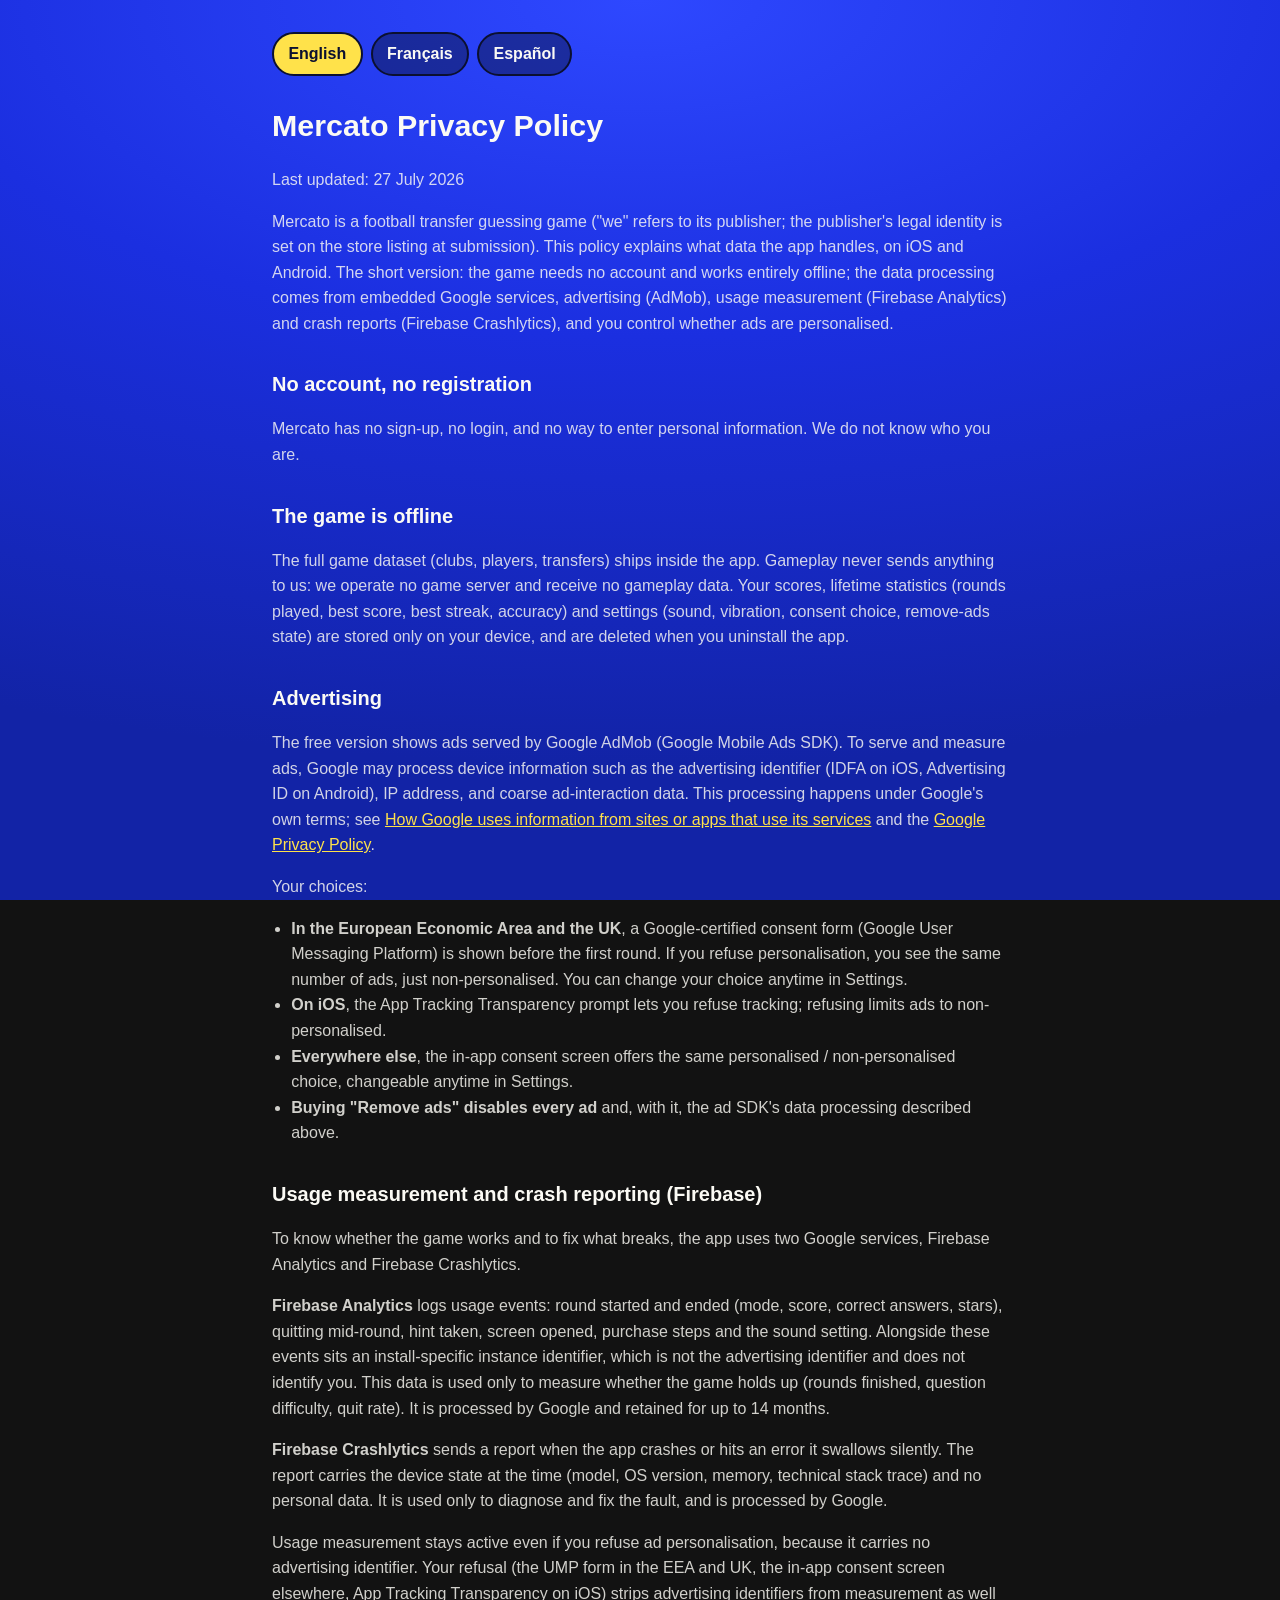
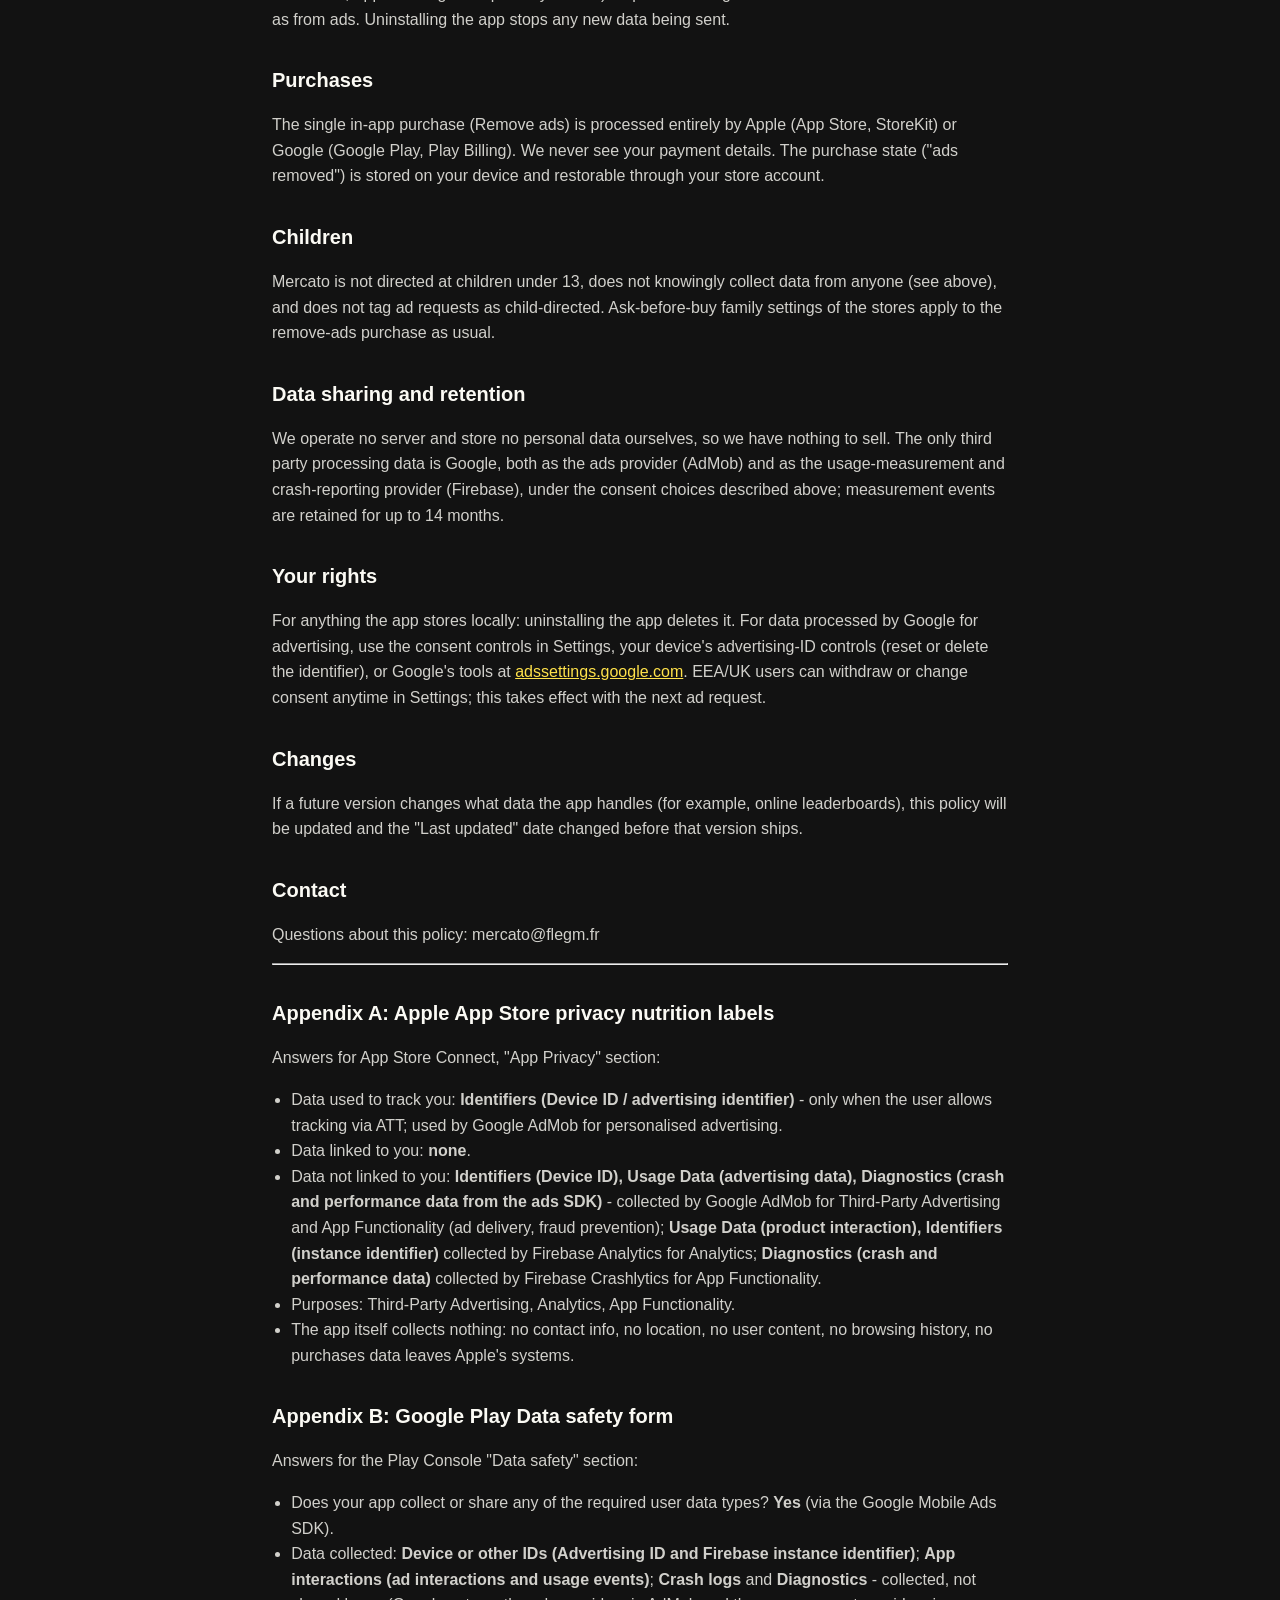
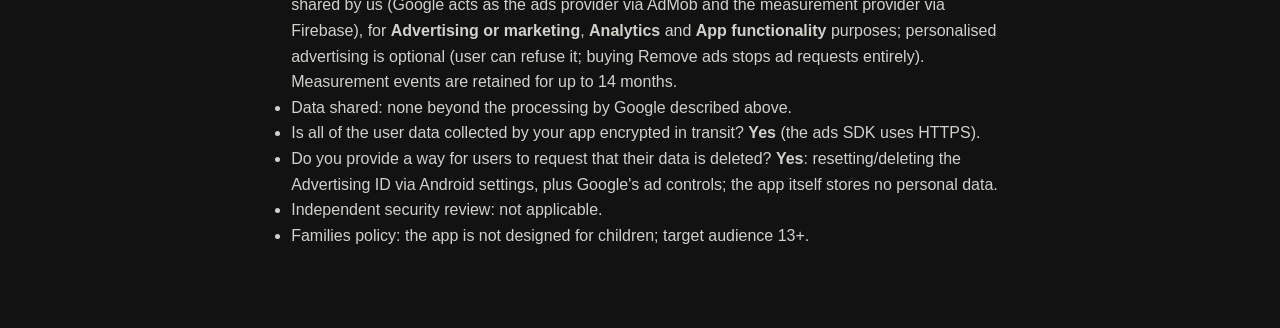
<file: docs/privacy/index.html>
<!doctype html>
<html lang="en">
<head>
<meta charset="utf-8">
<meta name="viewport" content="width=device-width, initial-scale=1">
<title>Mercato privacy policy</title>
<style>
  :root { color-scheme: dark; }
  body {
    margin: 0; padding: 2rem 1.25rem 4rem;
    background: radial-gradient(130% 85% at 50% 0%, #2E48FF 0%, #1B2FE0 44%, #1223A6 100%);
    background-attachment: fixed;
    color: #FBFAF4;
    font: 16px/1.6 -apple-system, BlinkMacSystemFont, "Segoe UI", Roboto, sans-serif;
  }
  main { max-width: 46rem; margin: 0 auto; }
  h1 { font-size: 1.9rem; line-height: 1.15; margin: 0 0 1.5rem; }
  h2 { font-size: 1.25rem; margin: 2rem 0 .5rem; }
  h3 { font-size: 1.05rem; margin: 1.5rem 0 .4rem; }
  p, li { color: rgba(251, 250, 244, .82); }
  a { color: #FFE24A; }
  code { background: rgba(11,16,48,.5); padding: .1em .35em; border-radius: .25rem; font-size: .9em; }
  ul { padding-left: 1.2rem; }
  nav { display: flex; gap: .5rem; margin-bottom: 2rem; flex-wrap: wrap; }
  nav button {
    font: inherit; font-weight: 700; cursor: pointer;
    padding: .45rem .9rem; border-radius: 999px;
    border: 2px solid #0B1030; background: rgba(11,16,48,.45); color: #FBFAF4;
  }
  nav button[aria-current="true"] { background: #FFE24A; color: #0B1030; }
</style>
</head>
<body>
<main>
<nav aria-label="Language"><button type="button" data-pick="en">English</button><button type="button" data-pick="fr">Français</button><button type="button" data-pick="es">Español</button></nav>
<section data-lang="en" hidden>
<h1>Mercato Privacy Policy</h1>
<p>Last updated: 27 July 2026</p>
<p>Mercato is a football transfer guessing game ("we" refers to its publisher; the publisher's legal identity is set on the store listing at submission). This policy explains what data the app handles, on iOS and Android. The short version: the game needs no account and works entirely offline; the data processing comes from embedded Google services, advertising (AdMob), usage measurement (Firebase Analytics) and crash reports (Firebase Crashlytics), and you control whether ads are personalised.</p>
<h2>No account, no registration</h2>
<p>Mercato has no sign-up, no login, and no way to enter personal information. We do not know who you are.</p>
<h2>The game is offline</h2>
<p>The full game dataset (clubs, players, transfers) ships inside the app. Gameplay never sends anything to us: we operate no game server and receive no gameplay data. Your scores, lifetime statistics (rounds played, best score, best streak, accuracy) and settings (sound, vibration, consent choice, remove-ads state) are stored only on your device, and are deleted when you uninstall the app.</p>
<h2>Advertising</h2>
<p>The free version shows ads served by Google AdMob (Google Mobile Ads SDK). To serve and measure ads, Google may process device information such as the advertising identifier (IDFA on iOS, Advertising ID on Android), IP address, and coarse ad-interaction data. This processing happens under Google's own terms; see <a href="https://policies.google.com/technologies/partner-sites">How Google uses information from sites or apps that use its services</a> and the <a href="https://policies.google.com/privacy">Google Privacy Policy</a>.</p>
<p>Your choices:</p>
<ul>
<li><strong>In the European Economic Area and the UK</strong>, a Google-certified consent form (Google User Messaging Platform) is shown before the first round. If you refuse personalisation, you see the same number of ads, just non-personalised. You can change your choice anytime in Settings.</li>
<li><strong>On iOS</strong>, the App Tracking Transparency prompt lets you refuse tracking; refusing limits ads to non-personalised.</li>
<li><strong>Everywhere else</strong>, the in-app consent screen offers the same personalised / non-personalised choice, changeable anytime in Settings.</li>
<li><strong>Buying "Remove ads" disables every ad</strong> and, with it, the ad SDK's data processing described above.</li>
</ul>
<h2>Usage measurement and crash reporting (Firebase)</h2>
<p>To know whether the game works and to fix what breaks, the app uses two Google services, Firebase Analytics and Firebase Crashlytics.</p>
<p><strong>Firebase Analytics</strong> logs usage events: round started and ended (mode, score, correct answers, stars), quitting mid-round, hint taken, screen opened, purchase steps and the sound setting. Alongside these events sits an install-specific instance identifier, which is not the advertising identifier and does not identify you. This data is used only to measure whether the game holds up (rounds finished, question difficulty, quit rate). It is processed by Google and retained for up to 14 months.</p>
<p><strong>Firebase Crashlytics</strong> sends a report when the app crashes or hits an error it swallows silently. The report carries the device state at the time (model, OS version, memory, technical stack trace) and no personal data. It is used only to diagnose and fix the fault, and is processed by Google.</p>
<p>Usage measurement stays active even if you refuse ad personalisation, because it carries no advertising identifier. Your refusal (the UMP form in the EEA and UK, the in-app consent screen elsewhere, App Tracking Transparency on iOS) strips advertising identifiers from measurement as well as from ads. Uninstalling the app stops any new data being sent.</p>
<h2>Purchases</h2>
<p>The single in-app purchase (Remove ads) is processed entirely by Apple (App Store, StoreKit) or Google (Google Play, Play Billing). We never see your payment details. The purchase state ("ads removed") is stored on your device and restorable through your store account.</p>
<h2>Children</h2>
<p>Mercato is not directed at children under 13, does not knowingly collect data from anyone (see above), and does not tag ad requests as child-directed. Ask-before-buy family settings of the stores apply to the remove-ads purchase as usual.</p>
<h2>Data sharing and retention</h2>
<p>We operate no server and store no personal data ourselves, so we have nothing to sell. The only third party processing data is Google, both as the ads provider (AdMob) and as the usage-measurement and crash-reporting provider (Firebase), under the consent choices described above; measurement events are retained for up to 14 months.</p>
<h2>Your rights</h2>
<p>For anything the app stores locally: uninstalling the app deletes it. For data processed by Google for advertising, use the consent controls in Settings, your device's advertising-ID controls (reset or delete the identifier), or Google's tools at <a href="https://adssettings.google.com">adssettings.google.com</a>. EEA/UK users can withdraw or change consent anytime in Settings; this takes effect with the next ad request.</p>
<h2>Changes</h2>
<p>If a future version changes what data the app handles (for example, online leaderboards), this policy will be updated and the "Last updated" date changed before that version ships.</p>
<h2>Contact</h2>
<p>Questions about this policy: mercato@flegm.fr</p>
<hr>
<h2>Appendix A: Apple App Store privacy nutrition labels</h2>
<p>Answers for App Store Connect, "App Privacy" section:</p>
<ul>
<li>Data used to track you: <strong>Identifiers (Device ID / advertising identifier)</strong> - only when the user allows tracking via ATT; used by Google AdMob for personalised advertising.</li>
<li>Data linked to you: <strong>none</strong>.</li>
<li>Data not linked to you: <strong>Identifiers (Device ID), Usage Data (advertising data), Diagnostics (crash and performance data from the ads SDK)</strong> - collected by Google AdMob for Third-Party Advertising and App Functionality (ad delivery, fraud prevention); <strong>Usage Data (product interaction), Identifiers (instance identifier)</strong> collected by Firebase Analytics for Analytics; <strong>Diagnostics (crash and performance data)</strong> collected by Firebase Crashlytics for App Functionality.</li>
<li>Purposes: Third-Party Advertising, Analytics, App Functionality.</li>
<li>The app itself collects nothing: no contact info, no location, no user content, no browsing history, no purchases data leaves Apple's systems.</li>
</ul>
<h2>Appendix B: Google Play Data safety form</h2>
<p>Answers for the Play Console "Data safety" section:</p>
<ul>
<li>Does your app collect or share any of the required user data types? <strong>Yes</strong> (via the Google Mobile Ads SDK).</li>
<li>Data collected: <strong>Device or other IDs (Advertising ID and Firebase instance identifier)</strong>; <strong>App interactions (ad interactions and usage events)</strong>; <strong>Crash logs</strong> and <strong>Diagnostics</strong> - collected, not shared by us (Google acts as the ads provider via AdMob and the measurement provider via Firebase), for <strong>Advertising or marketing</strong>, <strong>Analytics</strong> and <strong>App functionality</strong> purposes; personalised advertising is optional (user can refuse it; buying Remove ads stops ad requests entirely). Measurement events are retained for up to 14 months.</li>
<li>Data shared: none beyond the processing by Google described above.</li>
<li>Is all of the user data collected by your app encrypted in transit? <strong>Yes</strong> (the ads SDK uses HTTPS).</li>
<li>Do you provide a way for users to request that their data is deleted? <strong>Yes</strong>: resetting/deleting the Advertising ID via Android settings, plus Google's ad controls; the app itself stores no personal data.</li>
<li>Independent security review: not applicable.</li>
<li>Families policy: the app is not designed for children; target audience 13+.</li>
</ul>
</section>
<section data-lang="fr" hidden>
<h1>Politique de confidentialité de Mercato</h1>
<p>Dernière mise à jour : 27 juillet 2026</p>
<p>Mercato est un jeu de devinettes sur les transferts de football ("nous" désigne son éditeur ; l'identité légale de l'éditeur est précisée dans la fiche store au moment de la soumission). Cette politique explique comment l'application traite les données, sur iOS et Android. En résumé : le jeu ne nécessite aucun compte et fonctionne entièrement hors ligne ; les traitements de données proviennent de services Google intégrés, la publicité (AdMob), la mesure d'usage (Firebase Analytics) et les rapports de plantage (Firebase Crashlytics), et vous contrôlez si les publicités sont personnalisées.</p>
<h2>Aucun compte, aucune inscription</h2>
<p>Mercato ne propose ni inscription, ni connexion, ni aucun moyen de saisir des informations personnelles. Nous ne savons pas qui vous êtes.</p>
<h2>Le jeu fonctionne hors ligne</h2>
<p>L'ensemble des données du jeu (clubs, joueurs, transferts) est inclus dans l'application. Le jeu n'envoie rien à nos serveurs : nous n'exploitons aucun serveur de jeu et ne recevons aucune donnée de jeu. Vos scores, statistiques de jeu (parties jouées, meilleur score, meilleure série, précision) et paramètres (son, vibration, choix de consentement, état de la suppression des publicités) sont stockés uniquement sur votre appareil et sont supprimés lorsque vous désinstallez l'application.</p>
<h2>Publicité</h2>
<p>La version gratuite affiche des publicités diffusées par Google AdMob (Google Mobile Ads SDK). Pour diffuser et mesurer les publicités, Google peut traiter des informations sur l'appareil telles que l'identifiant publicitaire (IDFA sur iOS, Advertising ID sur Android), l'adresse IP et des données agrégées d'interaction avec les publicités. Ce traitement s'effectue selon les propres conditions de Google ; consultez <a href="https://policies.google.com/technologies/partner-sites">la page "Comment Google utilise les informations provenant de sites ou d'applications qui utilisent ses services"</a> et la <a href="https://policies.google.com/privacy">Politique de confidentialité de Google</a>.</p>
<p>Vos choix :</p>
<ul>
<li><strong>Dans l'Espace économique européen et au Royaume-Uni</strong>, un formulaire de consentement certifié par Google (Google User Messaging Platform) est affiché avant la première partie. Si vous refusez la personnalisation, vous voyez le même nombre de publicités, simplement non personnalisées. Vous pouvez modifier votre choix à tout moment dans les Paramètres.</li>
<li><strong>Sur iOS</strong>, l'invite App Tracking Transparency vous permet de refuser le suivi ; le refus limite les publicités aux annonces non personnalisées.</li>
<li><strong>Partout ailleurs</strong>, l'écran de consentement intégré à l'application propose le même choix personnalisé / non personnalisé, modifiable à tout moment dans les Paramètres.</li>
<li><strong>L'achat "Supprimer les publicités" désactive toutes les publicités</strong> et, avec elles, le traitement de données effectué par le SDK publicitaire décrit ci-dessus.</li>
</ul>
<h2>Mesure d'usage et rapports de plantage (Firebase)</h2>
<p>Pour savoir si le jeu fonctionne et corriger ce qui casse, l'application utilise deux services de Google, Firebase Analytics et Firebase Crashlytics.</p>
<p><strong>Firebase Analytics</strong> enregistre des événements d'usage : début et fin de partie (mode, score, réponses correctes, étoiles), abandon en cours de manche, indice utilisé, ouverture d'un écran, étapes d'un achat et réglage du son. À ces événements s'ajoute un identifiant d'instance propre à l'installation, qui n'est pas l'identifiant publicitaire et ne vous identifie pas. Ces données servent uniquement à mesurer si le jeu tient (parties terminées, difficulté des questions, taux d'abandon). Elles sont traitées par Google et conservées jusqu'à 14 mois.</p>
<p><strong>Firebase Crashlytics</strong> envoie un rapport lorsque l'application plante ou rencontre une erreur qu'elle absorbe silencieusement. Le rapport contient l'état de l'appareil au moment de l'incident (modèle, version du système, mémoire, trace technique), sans aucune donnée personnelle. Il sert uniquement à diagnostiquer et corriger le défaut, et est traité par Google.</p>
<p>La mesure d'usage reste active même si vous refusez la personnalisation des publicités, car elle ne transporte aucun identifiant publicitaire. Votre refus (formulaire UMP dans l'EEE et au Royaume-Uni, écran de consentement intégré ailleurs, App Tracking Transparency sur iOS) retire les identifiants publicitaires de la mesure comme de la publicité. La désinstallation de l'application interrompt tout nouvel envoi.</p>
<h2>Achats</h2>
<p>L'achat intégré unique (Supprimer les publicités) est traité intégralement par Apple (App Store, StoreKit) ou Google (Google Play, Play Billing). Nous n'avons jamais accès à vos coordonnées de paiement. L'état de l'achat ("publicités supprimées") est stocké sur votre appareil et peut être restauré via votre compte store.</p>
<h2>Enfants</h2>
<p>Mercato ne s'adresse pas aux enfants de moins de 13 ans, ne collecte sciemment aucune donnée (voir ci-dessus) et ne marque pas les demandes publicitaires comme destinées aux enfants. Les paramètres familiaux des stores requérant une confirmation avant achat s'appliquent à l'achat de suppression des publicités comme à l'habitude.</p>
<h2>Partage et conservation des données</h2>
<p>Nous n'exploitons aucun serveur et ne stockons nous-mêmes aucune donnée personnelle, nous n'avons donc rien à vendre. Le seul tiers traitant des données est Google, à la fois comme fournisseur publicitaire (AdMob) et comme fournisseur de mesure d'usage et de rapports de plantage (Firebase), selon les choix de consentement décrits ci-dessus ; les événements de mesure sont conservés jusqu'à 14 mois.</p>
<h2>Vos droits</h2>
<p>Pour tout ce que l'application stocke localement : la désinstallation de l'application le supprime. Pour les données traitées par Google à des fins publicitaires, utilisez les contrôles de consentement dans les Paramètres, les contrôles d'identifiant publicitaire de votre appareil (réinitialiser ou supprimer l'identifiant), ou les outils de Google sur <a href="https://adssettings.google.com">adssettings.google.com</a>. Les utilisateurs de l'EEE/RU peuvent retirer ou modifier leur consentement à tout moment dans les Paramètres ; cela prend effet à la prochaine demande publicitaire.</p>
<h2>Modifications</h2>
<p>Si une version future modifie la façon dont l'application traite les données (par exemple, des classements en ligne), cette politique sera mise à jour et la date "Dernière mise à jour" sera modifiée avant la publication de cette version.</p>
<h2>Contact</h2>
<p>Questions sur cette politique : mercato@flegm.fr</p>
<hr>
<h2>Annexe A : Étiquettes de confidentialité Apple App Store</h2>
<p>Réponses pour App Store Connect, section "App Privacy" :</p>
<ul>
<li>Données utilisées pour vous suivre : <strong>Identifiants (Device ID / identifiant publicitaire)</strong> (Identifiers / advertising identifier) - uniquement lorsque l'utilisateur autorise le suivi via ATT ; utilisées par Google AdMob pour la publicité personnalisée.</li>
<li>Données liées à vous : <strong>aucune</strong> (none).</li>
<li>Données non liées à vous : <strong>Identifiants (Device ID)</strong> (Identifiers), <strong>Données d'utilisation (données publicitaires)</strong> (Usage Data / advertising data), <strong>Diagnostics (données de plantage et de performance du SDK publicitaire)</strong> (Diagnostics / crash and performance data) - collectées par Google AdMob pour la publicité tierce et le bon fonctionnement de l'application (Third-Party Advertising, App Functionality : diffusion des publicités, prévention de la fraude) ; <strong>Données d'utilisation (interactions avec le produit)</strong> (Usage Data / product interaction) et <strong>Identifiants (identifiant d'instance)</strong> (Identifiers) collectées par Firebase Analytics à des fins d'<strong>analyse</strong> (Analytics) ; <strong>Diagnostics (données de plantage et de performance)</strong> (Diagnostics / crash and performance data) collectées par Firebase Crashlytics pour le <strong>bon fonctionnement de l'application</strong> (App Functionality).</li>
<li>Finalités : publicité tierce (Third-Party Advertising), analyse (Analytics), bon fonctionnement de l'application (App Functionality).</li>
<li>L'application elle-même ne collecte rien : aucune information de contact, de localisation, aucun contenu utilisateur, aucun historique de navigation, aucune donnée d'achat ne quitte les systèmes d'Apple.</li>
</ul>
<h2>Annexe B : Formulaire Data safety Google Play</h2>
<p>Réponses pour la section "Data safety" de la Play Console :</p>
<ul>
<li>Votre application collecte-t-elle ou partage-t-elle des types de données utilisateur requis ? <strong>Oui</strong> (via le Google Mobile Ads SDK).</li>
<li>Données collectées : <strong>Identifiants d'appareil ou autres</strong> (Device or other IDs / Advertising ID et identifiant d'instance Firebase) ; <strong>Interactions avec l'application</strong> (App interactions / interactions publicitaires et événements d'usage) ; <strong>Journaux de plantage</strong> (Crash logs) et <strong>Diagnostics</strong> (Diagnostics) - collectées, non partagées par nous (Google agit en tant que fournisseur publicitaire via AdMob et de mesure via Firebase), à des fins de <strong>publicité ou marketing</strong> (Advertising or marketing), d'<strong>analyse</strong> (Analytics) et de <strong>fonctionnalité de l'application</strong> (App functionality) ; la publicité personnalisée est facultative (l'utilisateur peut la refuser ; l'achat de Supprimer les publicités arrête entièrement les demandes publicitaires). Conservation des événements de mesure : jusqu'à 14 mois.</li>
<li>Données partagées : aucune au-delà du traitement par Google décrit ci-dessus.</li>
<li>Toutes les données utilisateur collectées par votre application sont-elles chiffrées pendant le transit ? <strong>Oui</strong> (le SDK publicitaire utilise HTTPS).</li>
<li>Proposez-vous aux utilisateurs un moyen de demander la suppression de leurs données ? <strong>Oui</strong> : réinitialisation/suppression de l'Advertising ID via les paramètres Android, ainsi que les contrôles publicitaires de Google ; l'application elle-même ne stocke aucune donnée personnelle.</li>
<li>Audit de sécurité indépendant : non applicable (Independent security review: not applicable).</li>
<li>Politique Familles : l'application n'est pas conçue pour les enfants ; public cible 13+ (Families policy: the app is not designed for children; target audience 13+).</li>
</ul>
</section>
<section data-lang="es" hidden>
<h1>Política de privacidad de Mercato</h1>
<p>Última actualización: 27 de julio de 2026</p>
<p>Mercato es un juego de adivinanzas de traspasos de fútbol ("nosotros" se refiere a su editor; la identidad legal del editor figura en la ficha de la tienda al momento del envío). Esta política explica qué datos gestiona la aplicación, en iOS y Android. Versión resumida: el juego no necesita cuenta y funciona completamente sin conexión; los tratamientos de datos provienen de servicios de Google integrados, la publicidad (AdMob), la medición de uso (Firebase Analytics) y los informes de fallos (Firebase Crashlytics), y el usuario controla si los anuncios son personalizados.</p>
<h2>Sin cuenta ni registro</h2>
<p>Mercato no tiene registro, no tiene inicio de sesión y no permite introducir información personal. No sabemos quién eres.</p>
<h2>El juego funciona sin conexión</h2>
<p>El conjunto de datos completo del juego (clubes, jugadores, traspasos) se incluye dentro de la aplicación. El juego nunca nos envía nada: no operamos ningún servidor de juego ni recibimos datos de partidas. Las puntuaciones, las estadísticas de por vida (partidas jugadas, mejor puntuación, mejor racha, precisión) y los ajustes (sonido, vibración, elección de consentimiento, estado de eliminación de anuncios) se almacenan únicamente en el dispositivo y se eliminan al desinstalar la aplicación.</p>
<h2>Publicidad</h2>
<p>La versión gratuita muestra anuncios servidos por Google AdMob (Google Mobile Ads SDK). Para servir y medir anuncios, Google puede procesar información del dispositivo, como el identificador publicitario (IDFA en iOS, Advertising ID en Android), la dirección IP y datos básicos de interacción con los anuncios. Este tratamiento se realiza bajo los propios términos de Google; consulta <a href="https://policies.google.com/technologies/partner-sites">Cómo usa Google la información de sitios o aplicaciones que utilizan sus servicios</a> y la <a href="https://policies.google.com/privacy">Política de privacidad de Google</a>.</p>
<p>Opciones disponibles:</p>
<ul>
<li><strong>En el Espacio Económico Europeo y el Reino Unido</strong>, se muestra un formulario de consentimiento certificado por Google (Google User Messaging Platform) antes de la primera partida. Si se rechaza la personalización, se verán el mismo número de anuncios, simplemente no personalizados. La elección puede cambiarse en cualquier momento en Ajustes.</li>
<li><strong>En iOS</strong>, el aviso de App Tracking Transparency permite rechazar el seguimiento; rechazarlo limita los anuncios a no personalizados.</li>
<li><strong>En cualquier otro lugar</strong>, la pantalla de consentimiento integrada ofrece la misma opción de anuncios personalizados o no personalizados, modificable en cualquier momento en Ajustes.</li>
<li><strong>Adquirir "Eliminar anuncios" desactiva todos los anuncios</strong> y, con ello, el tratamiento de datos del SDK publicitario descrito anteriormente.</li>
</ul>
<h2>Medición de uso e informes de fallos (Firebase)</h2>
<p>Para saber si el juego funciona y corregir lo que se rompe, la aplicación utiliza dos servicios de Google, Firebase Analytics y Firebase Crashlytics.</p>
<p><strong>Firebase Analytics</strong> registra eventos de uso: inicio y fin de partida (modo, puntuación, respuestas correctas, estrellas), abandono a mitad de manga, pista utilizada, apertura de una pantalla, pasos de una compra y ajuste de sonido. A estos eventos se añade un identificador de instancia propio de la instalación, que no es el identificador publicitario y no te identifica. Estos datos sirven únicamente para medir si el juego se sostiene (partidas terminadas, dificultad de las preguntas, tasa de abandono). Son tratados por Google y conservados hasta 14 meses.</p>
<p><strong>Firebase Crashlytics</strong> envía un informe cuando la aplicación se bloquea o encuentra un error que absorbe en silencio. El informe contiene el estado del dispositivo en el momento del incidente (modelo, versión del sistema, memoria, traza técnica), sin ningún dato personal. Sirve únicamente para diagnosticar y corregir el defecto, y es tratado por Google.</p>
<p>La medición de uso permanece activa aunque rechaces la personalización de los anuncios, porque no transporta ningún identificador publicitario. Tu rechazo (formulario UMP en el EEE y el Reino Unido, pantalla de consentimiento integrada en otros lugares, App Tracking Transparency en iOS) retira los identificadores publicitarios tanto de la medición como de la publicidad. Desinstalar la aplicación interrumpe cualquier nuevo envío.</p>
<h2>Compras</h2>
<p>La única compra integrada (Eliminar anuncios) es procesada íntegramente por Apple (App Store, StoreKit) o Google (Google Play, Play Billing). Nunca vemos los datos de pago. El estado de la compra ("anuncios eliminados") se almacena en el dispositivo y puede restaurarse a través de la cuenta de la tienda correspondiente.</p>
<h2>Menores</h2>
<p>Mercato no está dirigido a menores de 13 años, no recopila datos de ninguna persona de manera deliberada (ver apartados anteriores) y no etiqueta las solicitudes de anuncios como dirigidas a menores. Los ajustes familiares de compra previa confirmación de las tiendas se aplican a la compra de eliminación de anuncios de la manera habitual.</p>
<h2>Compartición y conservación de datos</h2>
<p>No operamos ningún servidor ni almacenamos nosotros mismos datos personales, por lo que no tenemos nada que vender. El único tercero que trata datos es Google, a la vez como proveedor de anuncios (AdMob) y como proveedor de medición de uso e informes de fallos (Firebase), bajo las opciones de consentimiento descritas anteriormente; los eventos de medición se conservan hasta 14 meses.</p>
<h2>Derechos del usuario</h2>
<p>Para cualquier dato almacenado localmente por la aplicación: desinstalarla los elimina. Para los datos tratados por Google con fines publicitarios, se pueden usar los controles de consentimiento en Ajustes, los controles del identificador publicitario del dispositivo (restablecer o eliminar el identificador), o las herramientas de Google en <a href="https://adssettings.google.com">adssettings.google.com</a>. Los usuarios del EEE y el Reino Unido pueden retirar o cambiar el consentimiento en cualquier momento en Ajustes; el cambio surte efecto con la siguiente solicitud de anuncio.</p>
<h2>Cambios</h2>
<p>Si una versión futura modifica los datos que gestiona la aplicación (por ejemplo, clasificaciones en línea), esta política se actualizará y la fecha de "Última actualización" cambiará antes del lanzamiento de dicha versión.</p>
<h2>Contacto</h2>
<p>Preguntas sobre esta política: mercato@flegm.fr</p>
<hr>
<h2>Apéndice A: Etiquetas de nutrición de privacidad de Apple App Store</h2>
<p>Respuestas para App Store Connect, sección "Privacidad de la app":</p>
<ul>
<li>Datos utilizados para rastrearte: <strong>Identificadores (ID de dispositivo / identificador publicitario)</strong> (Identifiers: Device ID / advertising identifier) - solo cuando el usuario permite el seguimiento a través de ATT; utilizado por Google AdMob para publicidad personalizada.</li>
<li>Datos vinculados a ti: <strong>ninguno</strong> (none).</li>
<li>Datos no vinculados a ti: <strong>Identificadores (ID de dispositivo)</strong> (Identifiers: Device ID), <strong>Datos de uso (datos publicitarios)</strong> (Usage Data: advertising data), <strong>Diagnóstico (datos de bloqueos y rendimiento del SDK publicitario)</strong> (Diagnostics: crash and performance data from the ads SDK) - recopilados por Google AdMob para publicidad de terceros y funcionalidad de la app (entrega de anuncios, prevención del fraude); <strong>Datos de uso (interacción con el producto)</strong> (Usage Data: product interaction) e <strong>Identificadores (identificador de instancia)</strong> (Identifiers) recopilados por Firebase Analytics con fines de <strong>análisis</strong> (Analytics); <strong>Diagnóstico (datos de bloqueos y rendimiento)</strong> (Diagnostics) recopilados por Firebase Crashlytics para la <strong>funcionalidad de la app</strong> (App Functionality).</li>
<li>Finalidades: Publicidad de terceros (Third-Party Advertising), análisis (Analytics), funcionalidad de la app (App Functionality).</li>
<li>La propia aplicación no recopila nada: sin información de contacto, sin ubicación, sin contenido del usuario, sin historial de navegación; ningún dato de compras sale de los sistemas de Apple.</li>
</ul>
<h2>Apéndice B: Formulario de seguridad de datos de Google Play</h2>
<p>Respuestas para la sección "Seguridad de los datos" (Data safety) de Play Console:</p>
<ul>
<li>¿Tu app recopila o comparte alguno de los tipos de datos de usuario requeridos? <strong>Sí</strong> (a través del Google Mobile Ads SDK).</li>
<li>Datos recopilados: <strong>ID de dispositivo u otros ID (Advertising ID e identificador de instancia de Firebase)</strong> (Device or other IDs); <strong>Interacciones en la app (interacciones con anuncios y eventos de uso)</strong> (App interactions); <strong>Registros de fallos</strong> (Crash logs) y <strong>Diagnóstico</strong> (Diagnostics) - recopilados, no compartidos por nosotros (Google actúa como proveedor de anuncios mediante AdMob y de medición mediante Firebase), con fines de <strong>publicidad o marketing</strong> (Advertising or marketing), <strong>análisis</strong> (Analytics) y <strong>funcionalidad de la app</strong> (App functionality); la publicidad personalizada es opcional (el usuario puede rechazarla; adquirir Eliminar anuncios detiene las solicitudes de anuncios por completo). Los eventos de medición se conservan hasta 14 meses.</li>
<li>Datos compartidos: ninguno más allá del tratamiento por parte de Google descrito anteriormente.</li>
<li>¿Todos los datos de usuario recopilados por tu app están cifrados en tránsito? <strong>Sí</strong> (el SDK publicitario utiliza HTTPS).</li>
<li>¿Ofreces a los usuarios una forma de solicitar la eliminación de sus datos? <strong>Sí</strong>: restableciendo o eliminando el Advertising ID desde los ajustes de Android, más los controles de anuncios de Google; la propia aplicación no almacena datos personales.</li>
<li>Revisión de seguridad independiente: no aplicable (not applicable).</li>
<li>Política de familias: la aplicación no está diseñada para menores; público objetivo 13 y más.</li>
</ul>
</section>
</main>
<script>
  var sections = document.querySelectorAll("section[data-lang]");
  var buttons = document.querySelectorAll("nav button[data-pick]");
  function show(code) {
    sections.forEach(function (s) { s.hidden = s.dataset.lang !== code; });
    buttons.forEach(function (b) { b.setAttribute("aria-current", String(b.dataset.pick === code)); });
    document.documentElement.lang = code;
  }
  // The app opens this without a language hint, so follow the browser and fall
  // back to English, matching the app's own rule.
  var preferred = (navigator.languages || [navigator.language || "en"])
    .map(function (l) { return String(l).slice(0, 2).toLowerCase(); })
    .find(function (l) { return ["en", "fr", "es"].indexOf(l) !== -1; }) || "en";
  buttons.forEach(function (b) { b.addEventListener("click", function () { show(b.dataset.pick); }); });
  show(preferred);
</script>
</body>
</html>
</file>
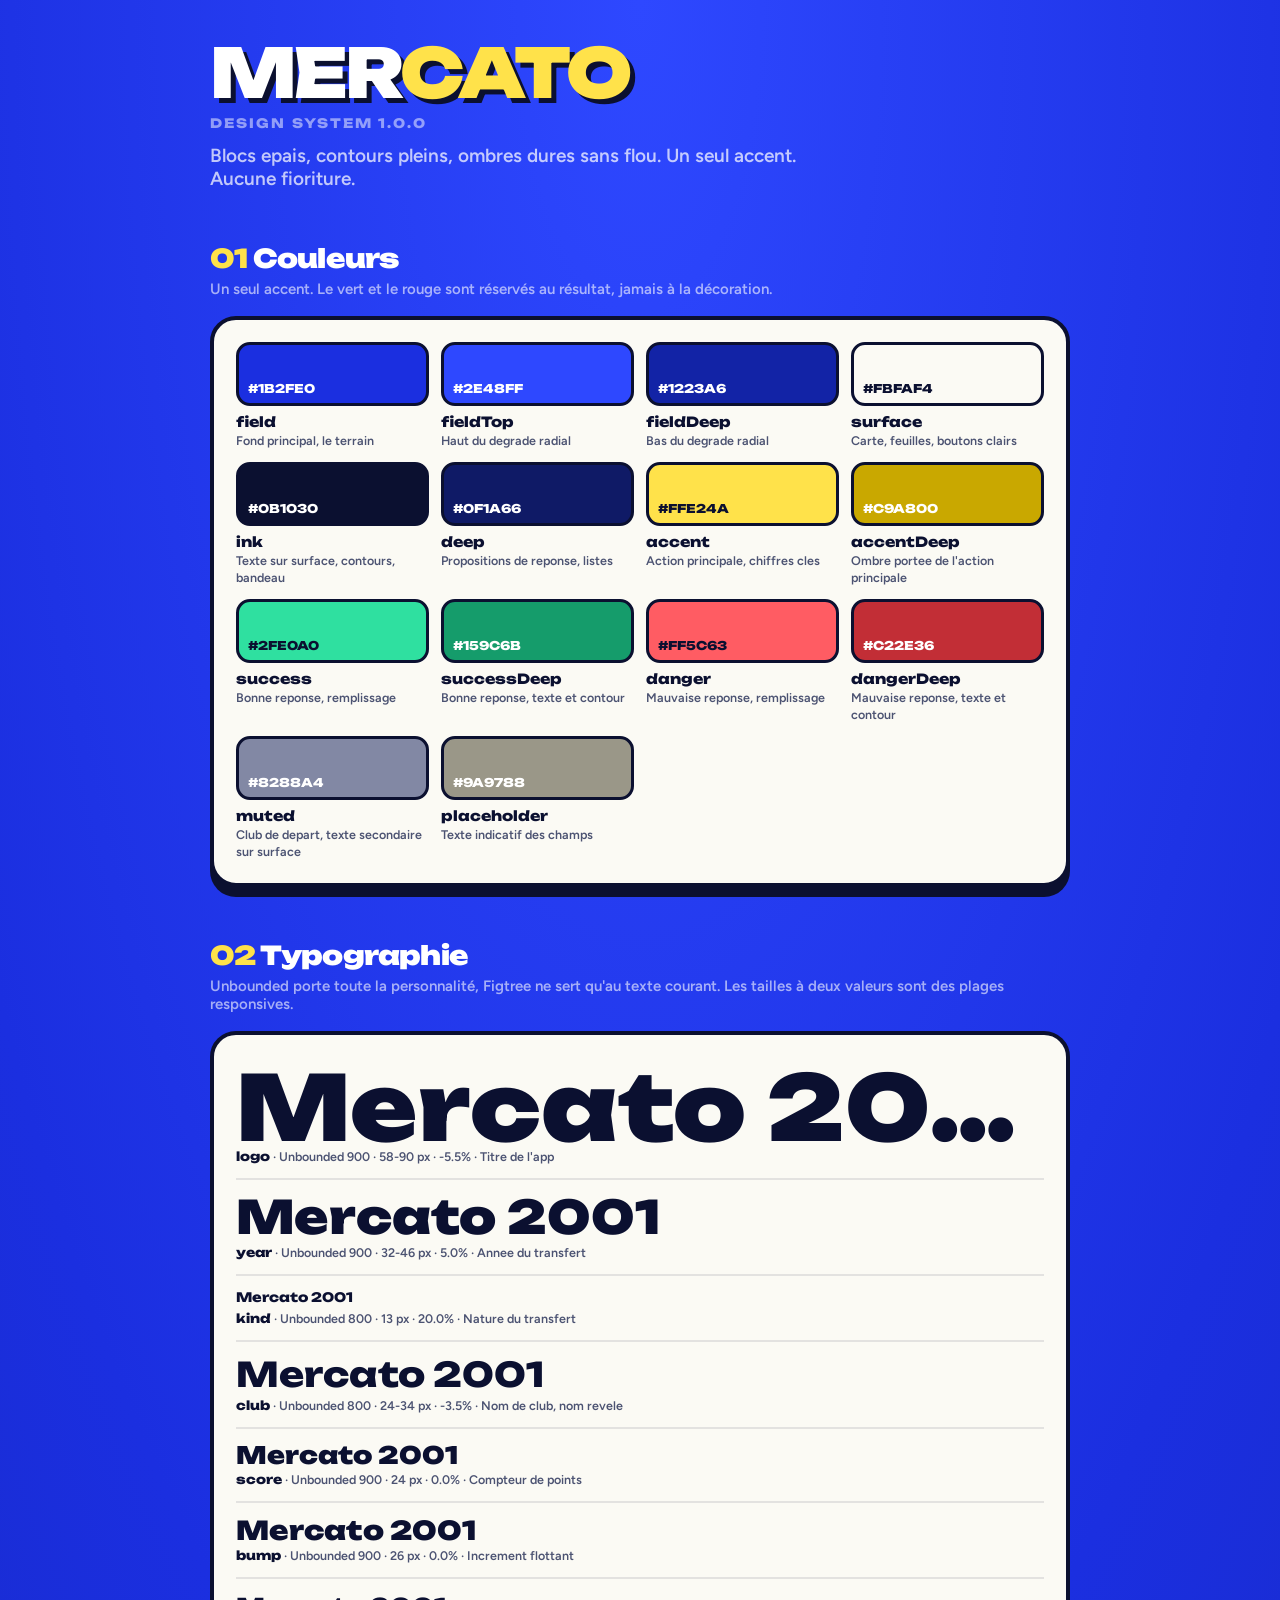
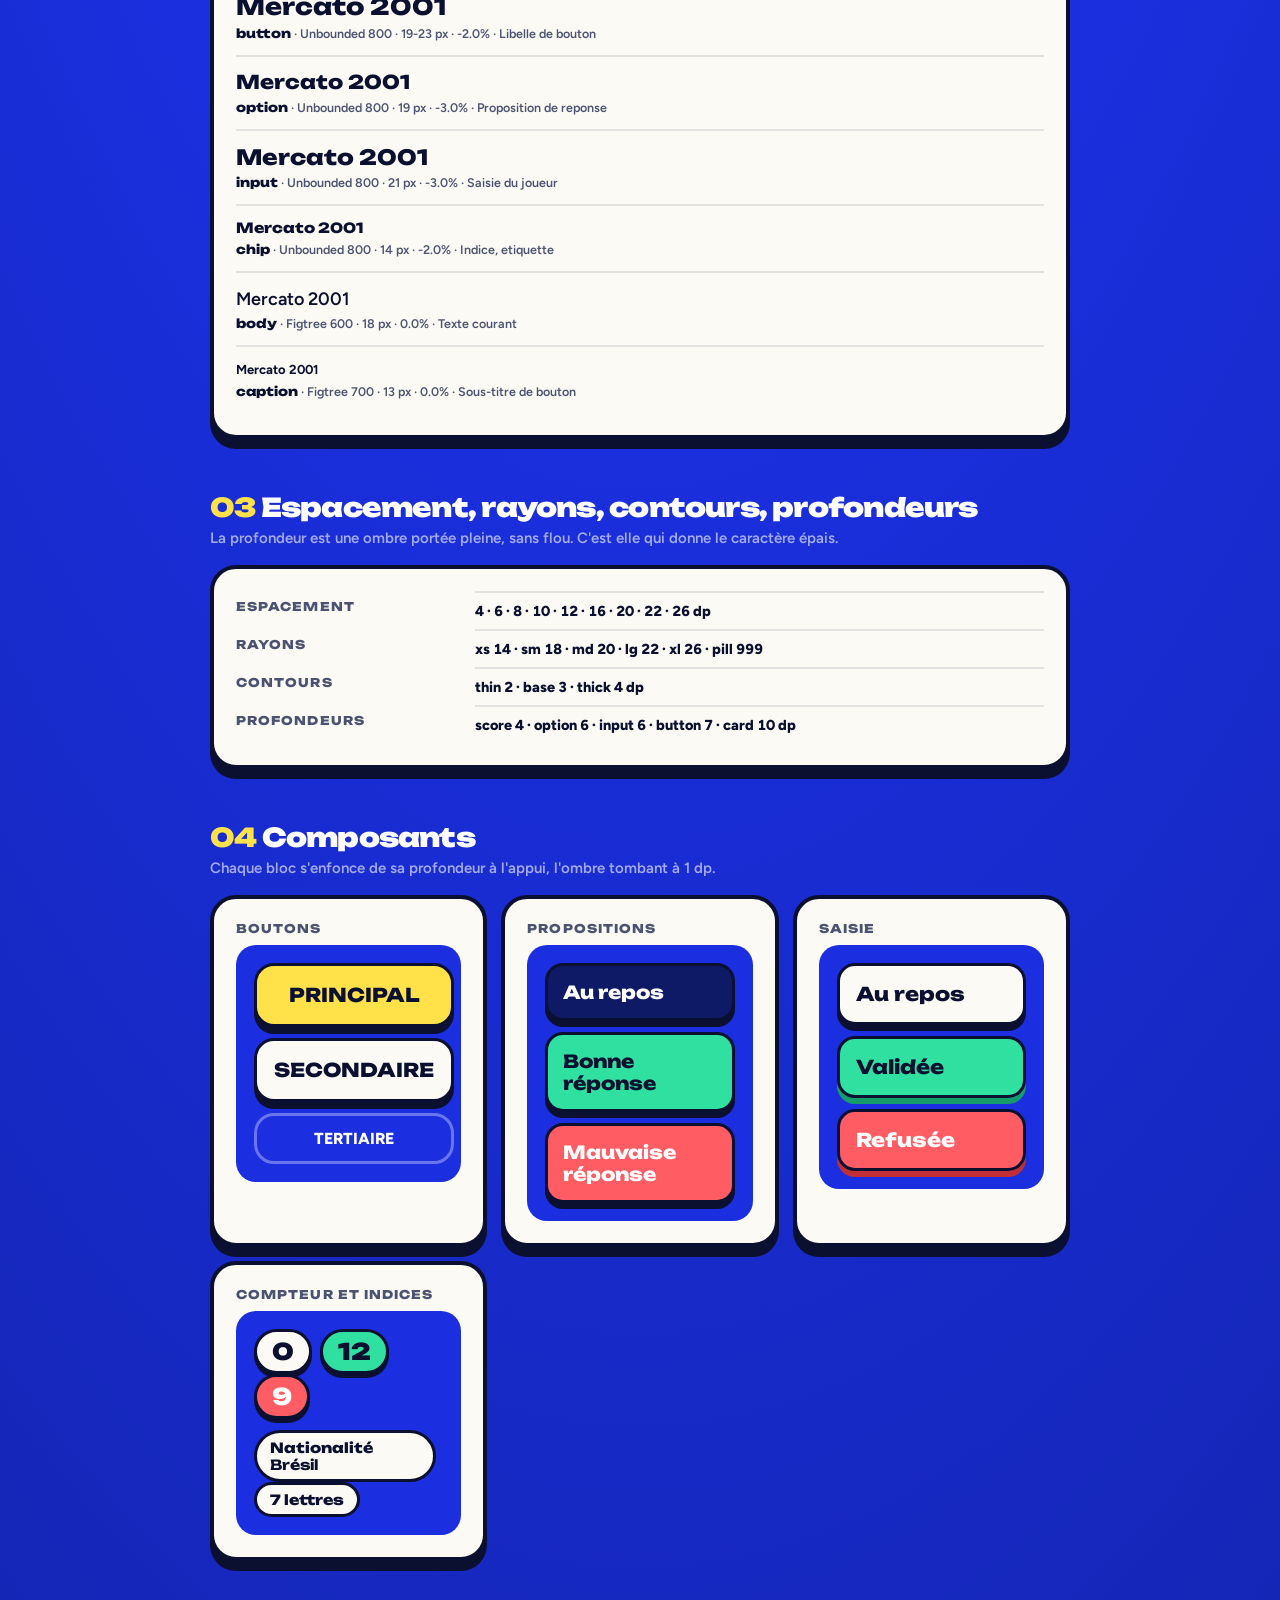
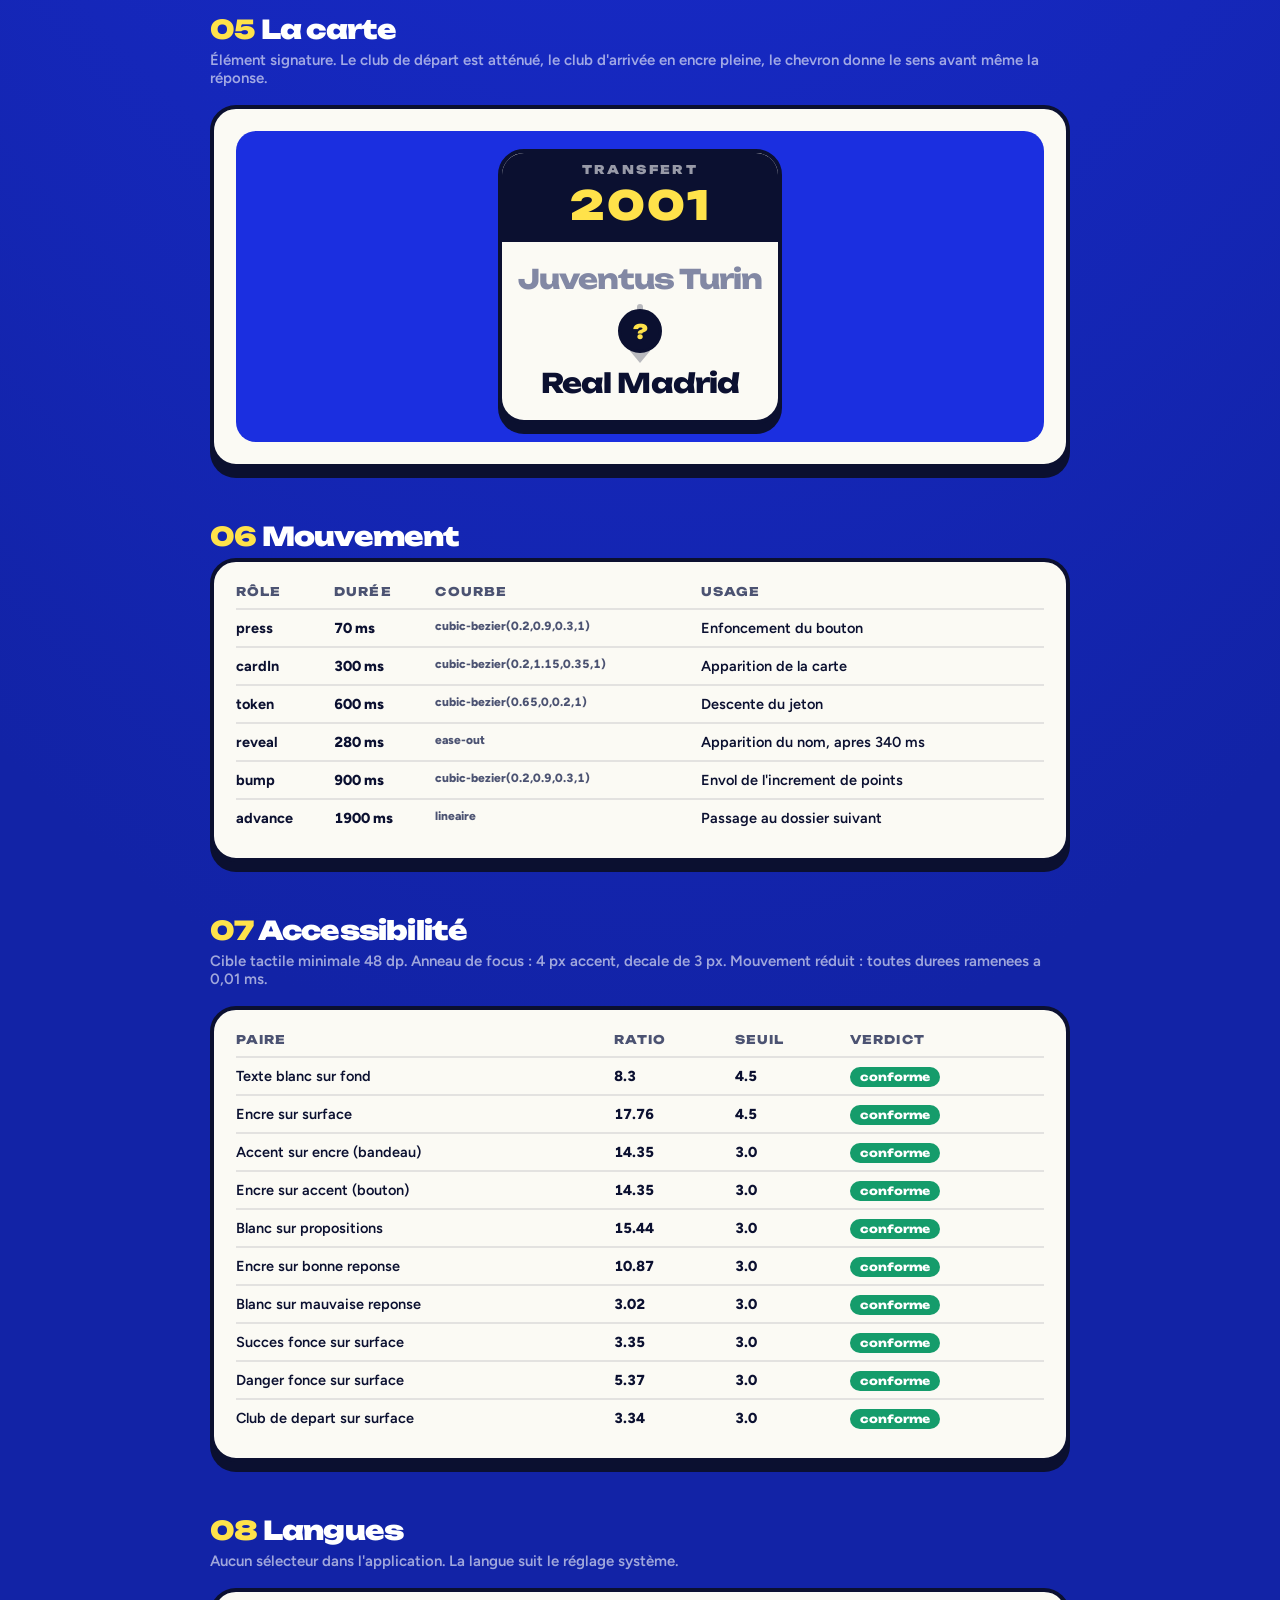
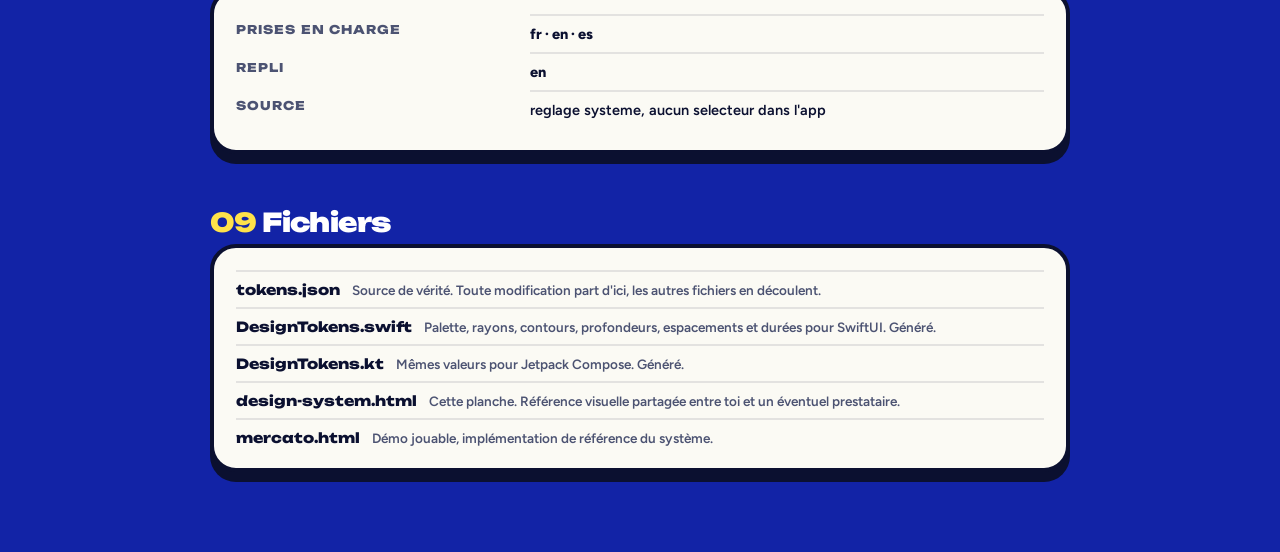
<file: design/design-system.html>
<!DOCTYPE html><html lang="fr"><head><meta charset="utf-8">
<meta name="viewport" content="width=device-width,initial-scale=1">
<title>MERCATO · Design System 1.0.0</title>
<link rel="preconnect" href="https://fonts.googleapis.com">
<link rel="preconnect" href="https://fonts.gstatic.com" crossorigin>
<link href="https://fonts.googleapis.com/css2?family=Unbounded:wght@700;800;900&family=Figtree:wght@500;600;700;800;900&display=swap" rel="stylesheet">
<style>
:root{--field:#1B2FE0;--deep:#0F1A66;--surface:#FBFAF4;--ink:#0B1030;
--accent:#FFE24A;--accentDeep:#C9A800;--success:#2FE0A0;--successDeep:#159C6B;
--danger:#FF5C63;--dangerDeep:#C22E36;--muted:#8288A4;
--disp:"Unbounded",sans-serif;--ui:"Figtree",system-ui,sans-serif}
*{box-sizing:border-box}
body{margin:0;background:var(--field);background-image:radial-gradient(130% 80% at 50% 0,#2E48FF,var(--field) 45%,#1223A6);
font-family:var(--ui);font-weight:600;color:#fff;padding:0 20px 80px}
.wrap{max-width:860px;margin:0 auto}
h1{font-family:var(--disp);font-weight:900;font-size:clamp(40px,9vw,68px);letter-spacing:-.055em;
line-height:.86;margin:44px 0 8px;text-shadow:5px 5px 0 var(--ink)}
h1 em{font-style:normal;color:var(--accent)}
.lede{font-size:19px;color:rgba(255,255,255,.72);max-width:34em;margin:0 0 10px}
.ver{font-family:var(--disp);font-weight:800;font-size:13px;letter-spacing:.16em;color:rgba(255,255,255,.5)}
h2{font-family:var(--disp);font-weight:900;font-size:26px;letter-spacing:-.03em;margin:52px 0 6px}
h2 span{color:var(--accent)}
.hint{font-size:15px;color:rgba(255,255,255,.6);margin:0 0 18px}
.panel{background:var(--surface);color:var(--ink);border:4px solid var(--ink);border-radius:26px;
padding:22px;box-shadow:0 10px 0 var(--ink)}
.sws{display:grid;grid-template-columns:repeat(auto-fill,minmax(184px,1fr));gap:12px}
.sw{display:flex;flex-direction:column;gap:3px}
.sw-chip{height:64px;border:3px solid var(--ink);border-radius:14px;display:flex;align-items:flex-end;
padding:7px 9px;font-family:var(--disp);font-weight:800;font-size:12px}
.sw b{font-family:var(--disp);font-weight:800;font-size:14px;margin-top:4px}
.sw span{font-size:12.5px;color:#4C5372;line-height:1.35}
.ty{padding:14px 0;border-bottom:2px solid rgba(11,16,48,.1)}
.ty:last-child{border-bottom:0}
.ty-demo{color:var(--ink);overflow:hidden;white-space:nowrap;text-overflow:ellipsis}
.ty-meta{font-size:12.5px;color:#4C5372;margin-top:5px}
.ty-meta b{font-family:var(--disp);font-weight:800;color:var(--ink)}
.scale{display:flex;gap:9px;align-items:flex-end;flex-wrap:wrap}
.scale div{background:var(--ink);border-radius:5px}
.scale i{display:block;font-style:normal;font-family:var(--disp);font-weight:800;font-size:11px;
color:#4C5372;text-align:center;margin-top:5px}
.grid2{display:grid;grid-template-columns:repeat(auto-fit,minmax(240px,1fr));gap:14px}
.demo{background:var(--field);border-radius:20px;padding:18px;display:grid;gap:11px}
.tap{font-family:var(--disp);font-weight:800;border:3px solid var(--ink);border-radius:20px;
padding:17px;font-size:19px;background:var(--accent);color:var(--ink);box-shadow:0 7px 0 var(--ink);width:100%}
.tap.pale{background:var(--surface)}
.tap.ghost{background:transparent;border-color:rgba(255,255,255,.34);color:#fff;box-shadow:none;font-family:var(--ui);font-size:16px;padding:13px}
.opt{font-family:var(--disp);font-weight:800;font-size:18px;text-align:left;background:var(--deep);
color:#fff;border:3px solid var(--ink);border-radius:18px;padding:15px;box-shadow:0 6px 0 var(--ink)}
.opt.ok{background:var(--success);color:var(--ink)}
.opt.no{background:var(--danger);color:#fff}
.inp{font-family:var(--disp);font-weight:800;font-size:19px;padding:16px;border-radius:18px;
border:3px solid var(--ink);background:var(--surface);color:var(--ink);box-shadow:0 6px 0 var(--ink)}
.inp.ok{background:var(--success);box-shadow:0 6px 0 var(--successDeep)}
.inp.no{background:var(--danger);color:#fff;box-shadow:0 6px 0 var(--dangerDeep)}
.chip{display:inline-block;background:var(--surface);color:var(--ink);border:3px solid var(--ink);
border-radius:999px;padding:6px 13px;font-family:var(--disp);font-weight:800;font-size:14px;margin-right:7px}
.score{display:inline-block;font-family:var(--disp);font-weight:900;font-size:23px;background:var(--surface);
color:var(--ink);border:3px solid var(--ink);border-radius:999px;padding:5px 15px;box-shadow:0 4px 0 var(--ink);margin-right:8px}
.score.up{background:var(--success)} .score.down{background:var(--danger);color:#fff}
.card{background:var(--surface);color:var(--ink);border:4px solid var(--ink);border-radius:26px;
overflow:hidden;box-shadow:0 10px 0 var(--ink);max-width:330px}
.yb{background:var(--ink);color:var(--accent);font-family:var(--disp);font-weight:900;font-size:40px;
text-align:center;padding:9px 8px 12px;letter-spacing:.05em}
.yb span{display:block;font-size:12px;letter-spacing:.2em;color:rgba(255,255,255,.58);margin-bottom:3px}
.cin{padding:20px 16px;text-align:center}
.cclub{font-family:var(--disp);font-weight:800;font-size:27px;letter-spacing:-.035em}
.cclub.origin{color:var(--muted)}
.trk{height:58px;position:relative;display:flex;align-items:center;justify-content:center;margin:6px 0}
.trk:before{content:"";position:absolute;top:2px;bottom:12px;width:6px;border-radius:9px;
background:repeating-linear-gradient(180deg,var(--ink) 0 9px,transparent 9px 18px);opacity:.28}
.trk:after{content:"";position:absolute;bottom:-3px;left:50%;transform:translateX(-50%);
border-left:10px solid transparent;border-right:10px solid transparent;border-top:12px solid var(--ink);opacity:.28}
.tok{width:44px;height:44px;border-radius:99px;background:var(--ink);color:var(--accent);border:3px solid var(--ink);
display:grid;place-items:center;font-family:var(--disp);font-weight:900;font-size:20px;position:relative;z-index:1}
table{width:100%;border-collapse:collapse;font-size:14.5px}
th{text-align:left;font-family:var(--disp);font-weight:800;font-size:12px;letter-spacing:.09em;
text-transform:uppercase;color:#4C5372;padding:0 10px 9px 0}
td{padding:9px 10px 9px 0;border-top:2px solid rgba(11,16,48,.1);vertical-align:top}
.mono{font-variant-numeric:tabular-nums;font-weight:800}
.sm{font-size:12px;color:#4C5372}
.verdict{font-family:var(--disp);font-weight:800;font-size:11px;padding:3px 10px;border-radius:999px;color:#fff}
.verdict.ok{background:var(--successDeep)} .verdict.ko{background:var(--dangerDeep)}
.files{display:grid;gap:9px}
.file{display:flex;gap:12px;align-items:baseline;border-top:2px solid rgba(11,16,48,.1);padding-top:9px}
.file b{font-family:var(--disp);font-weight:800;font-size:14px;white-space:nowrap}
.file span{font-size:13.5px;color:#4C5372}
</style></head><body><div class="wrap">

<h1>MER<em>CATO</em></h1>
<p class="ver">DESIGN SYSTEM 1.0.0</p>
<p class="lede">Blocs epais, contours pleins, ombres dures sans flou. Un seul accent. Aucune fioriture.</p>

<h2><span>01</span> Couleurs</h2>
<p class="hint">Un seul accent. Le vert et le rouge sont réservés au résultat, jamais à la décoration.</p>
<div class="panel"><div class="sws"><div class="sw">
      <div class="sw-chip" style="background:#1B2FE0;color:#fff">#1B2FE0</div>
      <b>field</b><span>Fond principal, le terrain</span></div><div class="sw">
      <div class="sw-chip" style="background:#2E48FF;color:#fff">#2E48FF</div>
      <b>fieldTop</b><span>Haut du degrade radial</span></div><div class="sw">
      <div class="sw-chip" style="background:#1223A6;color:#fff">#1223A6</div>
      <b>fieldDeep</b><span>Bas du degrade radial</span></div><div class="sw">
      <div class="sw-chip" style="background:#FBFAF4;color:#0B1030">#FBFAF4</div>
      <b>surface</b><span>Carte, feuilles, boutons clairs</span></div><div class="sw">
      <div class="sw-chip" style="background:#0B1030;color:#fff">#0B1030</div>
      <b>ink</b><span>Texte sur surface, contours, bandeau</span></div><div class="sw">
      <div class="sw-chip" style="background:#0F1A66;color:#fff">#0F1A66</div>
      <b>deep</b><span>Propositions de reponse, listes</span></div><div class="sw">
      <div class="sw-chip" style="background:#FFE24A;color:#0B1030">#FFE24A</div>
      <b>accent</b><span>Action principale, chiffres cles</span></div><div class="sw">
      <div class="sw-chip" style="background:#C9A800;color:#fff">#C9A800</div>
      <b>accentDeep</b><span>Ombre portee de l'action principale</span></div><div class="sw">
      <div class="sw-chip" style="background:#2FE0A0;color:#0B1030">#2FE0A0</div>
      <b>success</b><span>Bonne reponse, remplissage</span></div><div class="sw">
      <div class="sw-chip" style="background:#159C6B;color:#fff">#159C6B</div>
      <b>successDeep</b><span>Bonne reponse, texte et contour</span></div><div class="sw">
      <div class="sw-chip" style="background:#FF5C63;color:#0B1030">#FF5C63</div>
      <b>danger</b><span>Mauvaise reponse, remplissage</span></div><div class="sw">
      <div class="sw-chip" style="background:#C22E36;color:#fff">#C22E36</div>
      <b>dangerDeep</b><span>Mauvaise reponse, texte et contour</span></div><div class="sw">
      <div class="sw-chip" style="background:#8288A4;color:#fff">#8288A4</div>
      <b>muted</b><span>Club de depart, texte secondaire sur surface</span></div><div class="sw">
      <div class="sw-chip" style="background:#9A9788;color:#fff">#9A9788</div>
      <b>placeholder</b><span>Texte indicatif des champs</span></div></div></div>

<h2><span>02</span> Typographie</h2>
<p class="hint">Unbounded porte toute la personnalité, Figtree ne sert qu'au texte courant. Les tailles à deux valeurs sont des plages responsives.</p>
<div class="panel"><div class="ty">
      <div class="ty-demo" style="font-family:'Unbounded';font-weight:900;font-size:90px;
        letter-spacing:-5.5%;line-height:0.82">Mercato 2001</div>
      <div class="ty-meta"><b>logo</b> · Unbounded 900 · 58-90 px · -5.5% · Titre de l'app</div>
    </div><div class="ty">
      <div class="ty-demo" style="font-family:'Unbounded';font-weight:900;font-size:46px;
        letter-spacing:5.0%;line-height:1.0">Mercato 2001</div>
      <div class="ty-meta"><b>year</b> · Unbounded 900 · 32-46 px · 5.0% · Annee du transfert</div>
    </div><div class="ty">
      <div class="ty-demo" style="font-family:'Unbounded';font-weight:800;font-size:13px;
        letter-spacing:20.0%;line-height:1.2">Mercato 2001</div>
      <div class="ty-meta"><b>kind</b> · Unbounded 800 · 13 px · 20.0% · Nature du transfert</div>
    </div><div class="ty">
      <div class="ty-demo" style="font-family:'Unbounded';font-weight:800;font-size:34px;
        letter-spacing:-3.5%;line-height:1.1">Mercato 2001</div>
      <div class="ty-meta"><b>club</b> · Unbounded 800 · 24-34 px · -3.5% · Nom de club, nom revele</div>
    </div><div class="ty">
      <div class="ty-demo" style="font-family:'Unbounded';font-weight:900;font-size:24px;
        letter-spacing:0.0%;line-height:1.0">Mercato 2001</div>
      <div class="ty-meta"><b>score</b> · Unbounded 900 · 24 px · 0.0% · Compteur de points</div>
    </div><div class="ty">
      <div class="ty-demo" style="font-family:'Unbounded';font-weight:900;font-size:26px;
        letter-spacing:0.0%;line-height:1.0">Mercato 2001</div>
      <div class="ty-meta"><b>bump</b> · Unbounded 900 · 26 px · 0.0% · Increment flottant</div>
    </div><div class="ty">
      <div class="ty-demo" style="font-family:'Unbounded';font-weight:800;font-size:23px;
        letter-spacing:-2.0%;line-height:1.2">Mercato 2001</div>
      <div class="ty-meta"><b>button</b> · Unbounded 800 · 19-23 px · -2.0% · Libelle de bouton</div>
    </div><div class="ty">
      <div class="ty-demo" style="font-family:'Unbounded';font-weight:800;font-size:19px;
        letter-spacing:-3.0%;line-height:1.25">Mercato 2001</div>
      <div class="ty-meta"><b>option</b> · Unbounded 800 · 19 px · -3.0% · Proposition de reponse</div>
    </div><div class="ty">
      <div class="ty-demo" style="font-family:'Unbounded';font-weight:800;font-size:21px;
        letter-spacing:-3.0%;line-height:1.2">Mercato 2001</div>
      <div class="ty-meta"><b>input</b> · Unbounded 800 · 21 px · -3.0% · Saisie du joueur</div>
    </div><div class="ty">
      <div class="ty-demo" style="font-family:'Unbounded';font-weight:800;font-size:14px;
        letter-spacing:-2.0%;line-height:1.2">Mercato 2001</div>
      <div class="ty-meta"><b>chip</b> · Unbounded 800 · 14 px · -2.0% · Indice, etiquette</div>
    </div><div class="ty">
      <div class="ty-demo" style="font-family:'Figtree';font-weight:600;font-size:18px;
        letter-spacing:0.0%;line-height:1.35">Mercato 2001</div>
      <div class="ty-meta"><b>body</b> · Figtree 600 · 18 px · 0.0% · Texte courant</div>
    </div><div class="ty">
      <div class="ty-demo" style="font-family:'Figtree';font-weight:700;font-size:13px;
        letter-spacing:0.0%;line-height:1.4">Mercato 2001</div>
      <div class="ty-meta"><b>caption</b> · Figtree 700 · 13 px · 0.0% · Sous-titre de bouton</div>
    </div></div>

<h2><span>03</span> Espacement, rayons, contours, profondeurs</h2>
<p class="hint">La profondeur est une ombre portée pleine, sans flou. C'est elle qui donne le caractère épais.</p>
<div class="panel">
  <table><tr><th>Espacement</th><td class="mono">4 · 6 · 8 · 10 · 12 · 16 · 20 · 22 · 26 dp</td></tr>
  <tr><th>Rayons</th><td class="mono">xs 14 · sm 18 · md 20 · lg 22 · xl 26 · pill 999</td></tr>
  <tr><th>Contours</th><td class="mono">thin 2 · base 3 · thick 4 dp</td></tr>
  <tr><th>Profondeurs</th><td class="mono">score 4 · option 6 · input 6 · button 7 · card 10 dp</td></tr></table>
</div>

<h2><span>04</span> Composants</h2>
<p class="hint">Chaque bloc s'enfonce de sa profondeur à l'appui, l'ombre tombant à 1 dp.</p>
<div class="grid2">
  <div class="panel"><table><tr><th>Boutons</th></tr></table>
    <div class="demo"><button class="tap">PRINCIPAL</button><button class="tap pale">SECONDAIRE</button><button class="tap ghost">TERTIAIRE</button></div></div>
  <div class="panel"><table><tr><th>Propositions</th></tr></table>
    <div class="demo"><div class="opt">Au repos</div><div class="opt ok">Bonne réponse</div><div class="opt no">Mauvaise réponse</div></div></div>
  <div class="panel"><table><tr><th>Saisie</th></tr></table>
    <div class="demo"><div class="inp">Au repos</div><div class="inp ok">Validée</div><div class="inp no">Refusée</div></div></div>
  <div class="panel"><table><tr><th>Compteur et indices</th></tr></table>
    <div class="demo" style="place-items:start">
      <div><span class="score">0</span><span class="score up">12</span><span class="score down">9</span></div>
      <div><span class="chip">Nationalité <b>Brésil</b></span><span class="chip">7 lettres</span></div></div></div>
</div>

<h2><span>05</span> La carte</h2>
<p class="hint">Élément signature. Le club de départ est atténué, le club d'arrivée en encre pleine, le chevron donne le sens avant même la réponse.</p>
<div class="panel"><div class="demo" style="place-items:center">
  <div class="card"><div class="yb"><span>TRANSFERT</span>2001</div>
    <div class="cin"><div class="cclub origin">Juventus Turin</div>
      <div class="trk"><div class="tok">?</div></div>
      <div class="cclub">Real Madrid</div></div></div>
</div></div>

<h2><span>06</span> Mouvement</h2>
<div class="panel"><table><tr><th>Rôle</th><th>Durée</th><th>Courbe</th><th>Usage</th></tr><tr><td><b>press</b></td><td class="mono">70 ms</td>
    <td class="mono sm">cubic-bezier(0.2,0.9,0.3,1)</td><td>Enfoncement du bouton</td></tr><tr><td><b>cardIn</b></td><td class="mono">300 ms</td>
    <td class="mono sm">cubic-bezier(0.2,1.15,0.35,1)</td><td>Apparition de la carte</td></tr><tr><td><b>token</b></td><td class="mono">600 ms</td>
    <td class="mono sm">cubic-bezier(0.65,0,0.2,1)</td><td>Descente du jeton</td></tr><tr><td><b>reveal</b></td><td class="mono">280 ms</td>
    <td class="mono sm">ease-out</td><td>Apparition du nom, apres 340 ms</td></tr><tr><td><b>bump</b></td><td class="mono">900 ms</td>
    <td class="mono sm">cubic-bezier(0.2,0.9,0.3,1)</td><td>Envol de l'increment de points</td></tr><tr><td><b>advance</b></td><td class="mono">1900 ms</td>
    <td class="mono sm">lineaire</td><td>Passage au dossier suivant</td></tr></table></div>

<h2><span>07</span> Accessibilité</h2>
<p class="hint">Cible tactile minimale 48 dp. Anneau de focus : 4 px accent, decale de 3 px. Mouvement réduit : toutes durees ramenees a 0,01 ms.</p>
<div class="panel"><table><tr><th>Paire</th><th>Ratio</th><th>Seuil</th><th>Verdict</th></tr><tr><td>Texte blanc sur fond</td><td class="mono">8.3</td><td class="mono">4.5</td>
    <td><span class="verdict ok">conforme</span></td></tr><tr><td>Encre sur surface</td><td class="mono">17.76</td><td class="mono">4.5</td>
    <td><span class="verdict ok">conforme</span></td></tr><tr><td>Accent sur encre (bandeau)</td><td class="mono">14.35</td><td class="mono">3.0</td>
    <td><span class="verdict ok">conforme</span></td></tr><tr><td>Encre sur accent (bouton)</td><td class="mono">14.35</td><td class="mono">3.0</td>
    <td><span class="verdict ok">conforme</span></td></tr><tr><td>Blanc sur propositions</td><td class="mono">15.44</td><td class="mono">3.0</td>
    <td><span class="verdict ok">conforme</span></td></tr><tr><td>Encre sur bonne reponse</td><td class="mono">10.87</td><td class="mono">3.0</td>
    <td><span class="verdict ok">conforme</span></td></tr><tr><td>Blanc sur mauvaise reponse</td><td class="mono">3.02</td><td class="mono">3.0</td>
    <td><span class="verdict ok">conforme</span></td></tr><tr><td>Succes fonce sur surface</td><td class="mono">3.35</td><td class="mono">3.0</td>
    <td><span class="verdict ok">conforme</span></td></tr><tr><td>Danger fonce sur surface</td><td class="mono">5.37</td><td class="mono">3.0</td>
    <td><span class="verdict ok">conforme</span></td></tr><tr><td>Club de depart sur surface</td><td class="mono">3.34</td><td class="mono">3.0</td>
    <td><span class="verdict ok">conforme</span></td></tr></table></div>

<h2><span>08</span> Langues</h2>
<p class="hint">Aucun sélecteur dans l'application. La langue suit le réglage système.</p>
<div class="panel"><table>
  <tr><th>Prises en charge</th><td class="mono">fr · en · es</td></tr>
  <tr><th>Repli</th><td class="mono">en</td></tr>
  <tr><th>Source</th><td>reglage systeme, aucun selecteur dans l'app</td></tr>
</table></div>

<h2><span>09</span> Fichiers</h2>
<div class="panel"><div class="files">
  <div class="file"><b>tokens.json</b><span>Source de vérité. Toute modification part d'ici, les autres fichiers en découlent.</span></div>
  <div class="file"><b>DesignTokens.swift</b><span>Palette, rayons, contours, profondeurs, espacements et durées pour SwiftUI. Généré.</span></div>
  <div class="file"><b>DesignTokens.kt</b><span>Mêmes valeurs pour Jetpack Compose. Généré.</span></div>
  <div class="file"><b>design-system.html</b><span>Cette planche. Référence visuelle partagée entre toi et un éventuel prestataire.</span></div>
  <div class="file"><b>mercato.html</b><span>Démo jouable, implémentation de référence du système.</span></div>
</div></div>

</div></body></html>
</file>
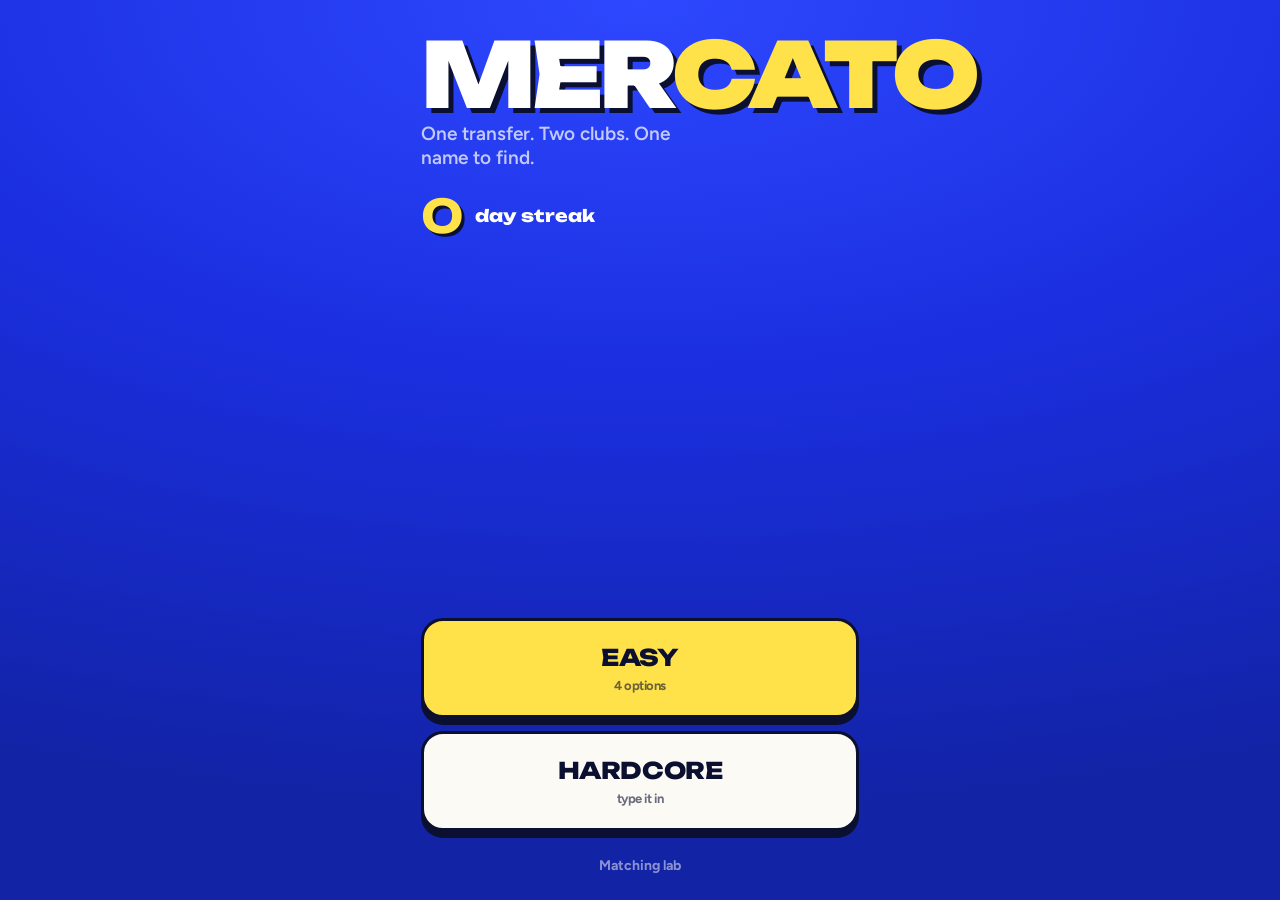
<file: reference/web-prototype/mercato.html>
<!DOCTYPE html>
<html lang="fr">
<head>
<meta charset="utf-8">
<meta name="viewport" content="width=device-width,initial-scale=1,viewport-fit=cover,maximum-scale=1">
<meta name="theme-color" content="#1B2FE0">
<title>MERCATO</title>
<link rel="preconnect" href="https://fonts.googleapis.com">
<link rel="preconnect" href="https://fonts.gstatic.com" crossorigin>
<link href="https://fonts.googleapis.com/css2?family=Unbounded:wght@700;800;900&family=Figtree:wght@500;600;800;900&display=swap" rel="stylesheet">
<style>
:root{
  --field:#1B2FE0; --field-d:#1223A6;
  --card:#FBFAF4; --ink:#0B1030; --edge:#0B1030;
  --deep:#0F1A66;
  --zap:#FFE24A; --zap-d:#C9A800;
  --mint:#2FE0A0; --mint-d:#159C6B;
  --coral:#FF5C63; --coral-d:#C22E36;
  --disp:"Unbounded",system-ui,sans-serif;
  --ui:"Figtree",system-ui,-apple-system,sans-serif;
}
*{box-sizing:border-box;-webkit-tap-highlight-color:transparent}
html,body{margin:0;height:100%}
body{
  background:var(--field);
  background-image:radial-gradient(130% 90% at 50% 0%,#2E48FF 0%,var(--field) 46%,var(--field-d) 100%);
  color:#fff;font-family:var(--ui);font-size:18px;font-weight:600;line-height:1.35;
  -webkit-font-smoothing:antialiased;overflow-x:hidden;
}
#app{max-width:470px;margin:0 auto;min-height:100%;
  padding:calc(12px + env(safe-area-inset-top)) 16px calc(18px + env(safe-area-inset-bottom));
  display:flex;flex-direction:column;}
.screen{display:none;flex:1;flex-direction:column}
.screen.on{display:flex}

/* ================= boutons epais ================= */
.tap{
  font-family:var(--disp);font-weight:800;cursor:pointer;
  border:3px solid var(--edge);border-radius:20px;
  padding:19px 18px;font-size:19px;letter-spacing:-.02em;width:100%;
  background:var(--zap);color:var(--ink);box-shadow:0 7px 0 var(--edge);
  transition:transform .07s,box-shadow .07s;
}
.tap:active{transform:translateY(6px);box-shadow:0 1px 0 var(--edge)}
.tap.pale{background:var(--card);color:var(--ink)}
.tap.ghost{background:transparent;border-color:rgba(255,255,255,.34);color:#fff;
  box-shadow:none;font-family:var(--ui);font-weight:800;font-size:16px;padding:14px}
.tap.ghost:active{transform:none;box-shadow:none;background:rgba(255,255,255,.1)}
.tap:disabled{opacity:.45;box-shadow:0 7px 0 var(--edge);transform:none;cursor:default}

/* ================= accueil ================= */
.logo{font-family:var(--disp);font-weight:900;font-size:clamp(58px,19vw,90px);
  line-height:.82;letter-spacing:-.055em;margin:26px 0 10px;
  text-shadow:5px 5px 0 var(--edge)}
.logo em{font-style:normal;color:var(--zap)}
.tag{font-size:19px;font-weight:600;color:rgba(255,255,255,.72);margin:0 0 26px;max-width:15em;line-height:1.25}
.streak-hero{display:flex;align-items:center;gap:11px;margin:0 0 20px;
  font-family:var(--disp);font-weight:800;font-size:17px}
.streak-hero b{font-size:46px;color:var(--zap);line-height:.9;text-shadow:3px 3px 0 var(--edge)}
.menu{display:grid;gap:13px;margin-top:auto}
.menu .tap{padding:22px 18px;font-size:23px;border-radius:22px}
.menu small{display:block;font-family:var(--ui);font-weight:700;font-size:13px;opacity:.6;margin-top:6px}
.home-foot{display:flex;justify-content:center;margin-top:18px}
.linkish{background:none;border:0;color:rgba(255,255,255,.5);font-size:14px;font-weight:700;
  font-family:var(--ui);cursor:pointer;padding:8px}

/* ================= barre de jeu ================= */
.gbar{display:flex;align-items:center;gap:10px;height:52px}
.back{background:none;border:0;color:#fff;font-family:var(--disp);font-weight:800;
  font-size:34px;cursor:pointer;padding:0 6px 0 0;line-height:.8}
.pips{display:flex;gap:6px;flex:1}
.pip{width:11px;height:11px;border-radius:99px;background:rgba(255,255,255,.2);
  border:2px solid rgba(255,255,255,.28)}
.pip.w{background:var(--mint);border-color:var(--edge)}
.pip.l{background:var(--coral);border-color:var(--edge)}
.flame{font-family:var(--disp);font-weight:800;font-size:17px;color:var(--zap)}
.scorewrap{position:relative}
.score{
  font-family:var(--disp);font-weight:900;font-size:24px;font-variant-numeric:tabular-nums;
  background:var(--card);color:var(--ink);border:3px solid var(--edge);border-radius:999px;
  padding:6px 16px;box-shadow:0 4px 0 var(--edge);transition:background .2s,color .2s;
}
.score.up{background:var(--mint)}
.score.down{background:var(--coral);color:#fff}
.bump{
  position:absolute;right:8px;top:-2px;font-family:var(--disp);font-weight:900;font-size:26px;
  opacity:0;pointer-events:none;text-shadow:3px 3px 0 var(--edge);
}
.bump.go{animation:fly .9s cubic-bezier(.2,.9,.3,1) forwards}
.bump.plus{color:var(--mint)} .bump.zero{color:var(--coral)}
@keyframes fly{0%{opacity:0;transform:translateY(4px) scale(.7)}
  25%{opacity:1;transform:translateY(-14px) scale(1.25)}
  100%{opacity:0;transform:translateY(-46px) scale(1)}}

/* ================= la carte ================= */
.card{
  background:var(--card);color:var(--ink);border:4px solid var(--edge);border-radius:26px;
  margin:12px 0 14px;position:relative;overflow:hidden;
  box-shadow:0 10px 0 var(--edge),0 22px 44px rgba(4,8,50,.42);
  animation:pop .3s cubic-bezier(.2,1.15,.35,1);
}
@keyframes pop{from{opacity:0;transform:translateY(16px) scale(.96)}to{opacity:1;transform:none}}
.yearband{
  background:var(--ink);color:var(--zap);font-family:var(--disp);font-weight:900;
  font-size:clamp(32px,10vw,46px);line-height:1;letter-spacing:.05em;
  text-align:center;padding:9px 8px 12px;
}
.ykind{display:block;font-family:var(--disp);font-weight:800;font-size:13px;
  letter-spacing:.2em;color:rgba(255,255,255,.58);margin-bottom:3px}
.cardin{padding:22px 16px 20px}
.leg{text-align:center}
.leg-club{font-family:var(--disp);font-weight:800;font-size:clamp(24px,7.4vw,34px);
  line-height:1.1;letter-spacing:-.035em}
.leg-club.origin{color:#8288A4}
.track{height:66px;display:flex;align-items:center;justify-content:center;position:relative;margin:8px 0}
.track:before{content:"";position:absolute;top:2px;bottom:12px;width:6px;border-radius:9px;
  background:repeating-linear-gradient(180deg,var(--ink) 0 9px,transparent 9px 18px);opacity:.28}
.track:after{content:"";position:absolute;bottom:-3px;left:50%;transform:translateX(-50%);
  border-left:10px solid transparent;border-right:10px solid transparent;
  border-top:12px solid var(--ink);opacity:.28}
.token{width:44px;height:44px;border-radius:99px;background:var(--ink);color:var(--zap);
  border:3px solid var(--edge);display:grid;place-items:center;
  font-family:var(--disp);font-weight:900;font-size:20px;
  position:relative;z-index:1;transform:translateY(-16px);
  transition:transform .6s cubic-bezier(.65,0,.2,1),background .3s,color .3s}
.card.done .token{transform:translateY(16px);background:var(--mint);color:var(--ink)}
.card.miss .token{transform:translateY(16px);background:var(--coral);color:#fff}
.reveal{font-family:var(--disp);font-weight:900;font-size:clamp(24px,7.2vw,33px);
  letter-spacing:-.035em;line-height:1.06;margin-top:16px;text-align:center;
  opacity:0;transform:translateY(8px);transition:opacity .28s .34s,transform .28s .34s}
.card.done .reveal,.card.miss .reveal{opacity:1;transform:none}
.card.done .reveal{color:var(--mint-d)}
.card.miss .reveal{color:var(--coral-d)}
.card.done,.card.miss{cursor:pointer}
.card.done{border-color:var(--mint-d);box-shadow:0 10px 0 var(--mint-d),0 22px 44px rgba(4,8,50,.42)}
.card.miss{border-color:var(--coral-d);box-shadow:0 10px 0 var(--coral-d),0 22px 44px rgba(4,8,50,.42)}
.field input.ok{background:var(--mint);box-shadow:0 6px 0 var(--mint-d)}
.field input.no{background:var(--coral);color:#fff;box-shadow:0 6px 0 var(--coral-d)}
.masked{text-align:center;margin-top:16px;font-family:var(--disp);font-weight:900;
  font-size:clamp(24px,7.2vw,33px);letter-spacing:.1em;color:#D6D3C4}

/* ================= reponses ================= */
.opts{display:grid;gap:11px}
.opt{
  font-family:var(--disp);font-weight:800;font-size:19px;letter-spacing:-.03em;text-align:left;
  background:var(--deep);color:#fff;border:3px solid var(--edge);border-radius:18px;
  padding:17px 17px;cursor:pointer;box-shadow:0 6px 0 var(--edge);
  transition:transform .07s,box-shadow .07s,background .15s;
}
.opt:active{transform:translateY(5px);box-shadow:0 1px 0 var(--edge)}
.opt.ok{background:var(--mint);color:var(--ink)}
.opt.no{background:var(--coral);color:#fff}
.opt:disabled{cursor:default;opacity:.6}
.opt.ok:disabled,.opt.no:disabled{opacity:1}
.field{position:relative}
.field input{width:100%;font-family:var(--disp);font-weight:800;font-size:21px;letter-spacing:-.03em;
  padding:18px 16px;border-radius:18px;border:3px solid var(--edge);
  background:var(--card);color:var(--ink);box-shadow:0 6px 0 var(--edge)}
.field input::placeholder{color:#9A9788;font-family:var(--ui);font-weight:700;font-size:17px;letter-spacing:0}
.field input:focus{outline:0;background:#fff;box-shadow:0 6px 0 var(--zap-d)}
.sug{position:absolute;left:0;right:0;bottom:calc(100% + 10px);z-index:30;background:var(--deep);
  border:3px solid var(--edge);border-radius:18px;overflow:hidden;max-height:230px;overflow-y:auto;
  box-shadow:0 -8px 0 rgba(11,16,48,.3)}
.sug button{display:block;width:100%;text-align:left;background:none;border:0;color:#fff;
  font-family:var(--disp);font-weight:800;font-size:17px;letter-spacing:-.03em;
  padding:14px 16px;cursor:pointer;border-bottom:2px solid rgba(255,255,255,.1)}
.sug button:last-child{border-bottom:0}
.sug button.cur,.sug button:hover{background:var(--zap);color:var(--ink)}
.hintrow{display:flex;gap:8px;flex-wrap:wrap;margin-bottom:12px}
.hintchip{background:var(--card);color:var(--ink);border:3px solid var(--edge);border-radius:999px;
  padding:7px 14px;font-family:var(--disp);font-weight:800;font-size:14px;letter-spacing:-.02em}
.tries{display:flex;gap:7px;align-items:center;justify-content:center;margin-bottom:12px}
.heart{width:14px;height:14px;border-radius:99px;background:var(--zap);border:3px solid var(--edge)}
.heart.off{background:rgba(255,255,255,.18);border-color:rgba(255,255,255,.28)}
.acts{display:flex;gap:10px;margin-top:12px}
.acts .tap{flex:1}
.acts .tap.mini{flex:0 0 42%}

/* ================= labo ================= */
.lab{background:var(--card);color:var(--ink);border:4px solid var(--edge);border-radius:24px;
  padding:18px;margin-top:12px;box-shadow:0 8px 0 var(--edge)}
.lab h3{font-family:var(--disp);font-weight:900;font-size:20px;margin:22px 0 8px;letter-spacing:-.03em}
.lab h3:first-of-type{margin-top:0}
.lab label{display:block;font-family:var(--disp);font-weight:800;font-size:12px;letter-spacing:.08em;
  text-transform:uppercase;color:#4C5372;margin:14px 0 6px}
.lab select,.lab input[type=text]{width:100%;font-family:var(--ui);font-weight:700;font-size:17px;
  padding:13px;border-radius:14px;border:3px solid var(--edge);background:#fff;color:var(--ink)}
.lab input[type=range]{width:100%}
.kv{font-size:15px;font-weight:600;font-variant-numeric:tabular-nums}
.kv div{display:flex;justify-content:space-between;gap:12px;padding:8px 0;border-bottom:2px solid rgba(11,16,48,.09)}
.kv span:last-child{font-weight:800;text-align:right}
.pill{padding:3px 11px;border-radius:99px;font-family:var(--disp);font-size:12px;font-weight:800;color:#fff}
.pill.y{background:var(--mint-d)} .pill.n{background:var(--coral-d)} .pill.w{background:#A87400}
.amb{font-size:14px;font-weight:600;line-height:1.75;max-height:190px;overflow:auto}
.amb b{color:var(--coral-d);font-family:var(--disp);font-weight:800}
.toast{position:fixed;left:50%;bottom:26px;transform:translateX(-50%);background:var(--ink);
  color:#fff;font-family:var(--disp);font-weight:800;font-size:15px;padding:13px 20px;
  border:3px solid var(--edge);border-radius:999px;z-index:80;opacity:0;
  transition:opacity .2s;pointer-events:none}
.toast.on{opacity:1}
:focus-visible{outline:4px solid var(--zap);outline-offset:3px}
@media (prefers-reduced-motion:reduce){*{animation-duration:.01ms!important;transition-duration:.01ms!important}}
</style>
</head>
<body>
<div id="app">

  <section class="screen on" id="scHome">
    <h1 class="logo">MER<em>CATO</em></h1>
    <p class="tag" id="homeTag"></p>
    <div class="streak-hero" id="streakHero" hidden><b id="streakN">0</b><span id="streakL"></span></div>
    <div class="menu">
      <button class="tap" data-go="l1"></button>
      <button class="tap pale" data-go="l3"></button>
    </div>
    <div class="home-foot"><button class="linkish" data-go="lab" id="btnLab"></button></div>
  </section>

  <section class="screen" id="scGame">
    <div class="gbar">
      <button class="back" data-go="home" aria-label="Retour">‹</button>
      <div class="pips" id="pips"></div>
      <div class="flame" id="flame"></div>
      <div class="scorewrap">
        <div class="score" id="score">0</div>
        <div class="bump" id="bump"></div>
      </div>
    </div>
    <div id="cardHost"></div>
    <div id="answerHost" style="margin-top:auto"></div>
  </section>

  <section class="screen" id="scLab">
    <div class="gbar"><button class="back" data-go="home" aria-label="Retour">‹</button></div>
    <div id="labHost"></div>
  </section>

</div>
<div class="toast" id="toast"></div>
<script>
"use strict";
const DATA = {"clubs":{"Q10308":{"fr":"Real Saragosse","en":"Real Zaragoza","es":"Real Zaragoza","l":66},"Q10315":{"fr":"Real Sociedad","en":"Real Sociedad","es":"Real Sociedad de Fútbol","l":80},"Q10286":{"fr":"Osasuna","en":"Osasuna","es":"Osasuna","l":68},"Q10300":{"fr":"Rayo Vallecano","en":"Rayo Vallecano","es":"Rayo Vallecano","l":69},"Q101859":{"fr":"Wolfsburg","en":"Wolfsburg","es":"Wolfsburgo","l":81},"Q10319":{"fr":"Real Valladolid","en":"Real Valladolid","es":"Real Valladolid","l":64},"Q101959":{"fr":"Borussia Mönchengladbach","en":"Borussia Mönchengladbach","es":"Borussia Mönchengladbach","l":84},"Q10329":{"fr":"Sevilla","en":"Sevilla","es":"Sevilla","l":86},"Q102720":{"fr":"Hertha BSC","en":"Hertha BSC","es":"Hertha BSC","l":73},"Q10333":{"fr":"Valence","en":"Valencia","es":"Valencia","l":92},"Q104761":{"fr":"Bayer Leverkusen","en":"Bayer Leverkusen","es":"Bayer Leverkusen","l":89},"Q10467":{"fr":"Barcelone B","en":"Barcelona Atlètic","es":"Barcelona Atlètic","l":47},"Q104770":{"fr":"1. Cologne","en":"1. Köln","es":"Colonia","l":75},"Q11938":{"fr":"PSV Eindhoven","en":"PSV Eindhoven","es":"PSV Eindhoven","l":83},"Q11945":{"fr":"Girona","en":"Girona","es":"Girona","l":63},"Q105254":{"fr":"1. FSV Mayence","en":"1. FSV Mainz","es":"1. FSV Mainz","l":65},"Q11963":{"fr":"Hércules Alicante","en":"Hércules","es":"Hércules","l":48},"Q105853":{"fr":"Karlsruher","en":"Karlsruher","es":"Karlsruher","l":57},"Q105861":{"fr":"Bochum","en":"Bochum","es":"Bochum","l":59},"Q11971":{"fr":"SD Huesca","en":"Sociedad Deportiva Huesca","es":"Sociedad Deportiva Huesca","l":49},"Q11979":{"fr":"Unión Deportiva Las Palmas","en":"UD Las Palmas","es":"Unión Deportiva Las Palmas","l":59},"Q106394":{"fr":"Fribourg","en":"Freiburg","es":"Friburgo","l":71},"Q12217":{"fr":"Real Madrid Castilla","en":"Real Madrid Castilla","es":"Real Madrid Castilla","l":47},"Q12236":{"fr":"Racing de Santander","en":"Racing de Santander","es":"Racing de Santander","l":59},"Q126334":{"fr":"RC Strasbourg Alsace","en":"RC Strasbourg Alsace","es":"Racing Estrasburgo","l":57},"Q12278":{"fr":"Sporting Gijón","en":"Sporting de Gijón","es":"Real Sporting de Gijón","l":63},"Q12297":{"fr":"Villarreal","en":"Villarreal","es":"Villarreal","l":81},"Q1023532":{"fr":"Atlas","en":"Atlas","es":"Club Atlas de Guadalajara","l":36},"Q1044651":{"fr":"Vegalta Sendai","en":"Vegalta Sendai","es":"Vegalta Sendai","l":36},"Q1046367":{"fr":"Shandong Taishan","en":"Shandong Taishan","es":"Shandong Taishan","l":37},"Q1051013":{"fr":"Paris","en":"Paris","es":"Paris","l":39},"Q1051238":{"fr":"Sagan Tosu","en":"Sagan Tosu","es":"Sagan Tosu","l":38},"Q1056948":{"fr":"Al-Duhail Sports Club","en":"Al-Duhail","es":"Al-Duhail","l":37},"Q1059186":{"fr":"Rotor Volgograd","en":"Rotor Volgograd","es":"Rotor Volgogrado","l":37},"Q1062259":{"fr":"Yokohama","en":"Yokohama","es":"Yokohama","l":36},"Q1120838":{"fr":"Côme 1907","en":"Como 1907","es":"Como 1907","l":54},"Q1128631":{"fr":"Leeds United","en":"Leeds United","es":"Leeds United Association","l":84},"Q1130849":{"fr":"Liverpool","en":"Liverpool","es":"Liverpool","l":132},"Q1139095":{"fr":"Wydad Athletic Club","en":"Wydad Athletic Club","es":"Wydad Casablanca","l":41},"Q1143000":{"fr":"Club Universidad Nacional","en":"Pumas UNAM","es":"Club Universidad Nacional","l":40},"Q124007617":{"fr":"Sturm Graz","en":"Sturm Graz","es":"Sturm Graz","l":51},"Q128446":{"fr":"Porto","en":"Porto","es":"Oporto","l":93},"Q131209":{"fr":"FK Austria Vienne","en":"FK Austria Wien","es":"FK Austria Viena","l":58},"Q131378":{"fr":"APOEL Nicosie","en":"APOEL","es":"APOEL","l":60},"Q1422":{"fr":"Juventus Turin","en":"Juventus","es":"Juventus","l":130},"Q130521":{"fr":"Guangzhou","en":"Guangzhou","es":"Guangzhou","l":49},"Q15755":{"fr":"Augsbourg","en":"Augsburg","es":"Augsburgo","l":74},"Q13391":{"fr":"Lecce","en":"Lecce","es":"Lecce","l":58},"Q15789":{"fr":"Bayern Munich","en":"Bayern Munich","es":"Bayern de Múnich","l":124},"Q1543":{"fr":"Milan AC","en":"AC Milan","es":"Milan","l":123},"Q131499":{"fr":"Benfica","en":"Benfica","es":"Sport Lisboa e Benfica","l":90},"Q1457":{"fr":"UC Sampdoria","en":"U.C. Sampdoria","es":"Unione Sampdoria","l":83},"Q136433":{"fr":"PFC CSKA Sofia","en":"PFC CSKA Sofia","es":"PFC CSKA Sofia","l":49},"Q131603":{"fr":"Munich 1860","en":"1860 München","es":"1860 Múnich","l":58},"Q15799":{"fr":"Club Atlético River Plate","en":"Club Atlético River Plate","es":"Club Atlético River Plate","l":76},"Q132885":{"fr":"Olympique de Marseille","en":"Olympique de Marseille","es":"Olympique de Marsella","l":84},"Q134241":{"fr":"Feyenoord Rotterdam","en":"Feyenoord Rotterdam","es":"Feyenoord Rotterdam","l":84},"Q134255":{"fr":"Górnik Zabrze","en":"Górnik Zabrze","es":"Górnik Zabrze","l":63},"Q138248":{"fr":"K Saint-Trond VV","en":"Sint-Truidense V.V","es":"Sint-Truidense","l":41},"Q15786":{"fr":"1. Nuremberg","en":"1. Nürnberg","es":"1. . Núremberg","l":65},"Q1346756":{"fr":"Dinamo Batoumi","en":"Dinamo Batumi","es":"Dinamo Batumi","l":39},"Q141971":{"fr":"1. Union Berlin","en":"1. Union Berlin","es":"Unión Berlín","l":67},"Q142005":{"fr":"Hansa Rostock","en":"Hansa Rostock","es":"Hansa Rostock","l":53},"Q15214308":{"fr":"Orlando City Soccer Club","en":"Orlando City","es":"Orlando City Soccer Club","l":41},"Q16320":{"fr":"Peñarol","en":"Peñarol","es":"Peñarol","l":61},"Q16344":{"fr":"Pérouse","en":"Perugia","es":"Perugia","l":47},"Q13361030":{"fr":"New York City","en":"New York City","es":"New York City","l":46},"Q18509":{"fr":"Cambridge United","en":"Cambridge United","es":"Cambridge United","l":37},"Q16932":{"fr":"Kashima Antlers","en":"Kashima Antlers","es":"Kashima Antlers","l":46},"Q18656":{"fr":"Manchester United","en":"Manchester United","es":"Manchester United","l":147},"Q17479":{"fr":"Flamengo","en":"Flamengo","es":"Flamengo","l":89},"Q18662":{"fr":"Cardiff City","en":"Cardiff City","es":"Cardiff City","l":70},"Q18661":{"fr":"Middlesbrough","en":"Middlesbrough","es":"Middlesbrough","l":70},"Q18659":{"fr":"Swansea City","en":"Swansea City A","es":"Swansea City Association","l":80},"Q17497":{"fr":"Dynamo Moscou","en":"Dinamo Moscow","es":"Dinamo Moscú","l":68},"Q18708":{"fr":"Fulham","en":"Fulham","es":"Fulham","l":84},"Q167615":{"fr":"Montréal","en":"Montréal","es":"Club de Foot Montréal","l":44},"Q18711":{"fr":"Aston Villa","en":"Aston Villa","es":"Aston Villa","l":101},"Q18716":{"fr":"Newcastle United","en":"Newcastle United","es":"Newcastle United","l":96},"Q170040":{"fr":"Rubin Kazan","en":"Rubin Kazan","es":"Rubin Kazán","l":70},"Q18723":{"fr":"QP Rangers","en":"Queens Park Rangers","es":"Queens Park Rangers","l":69},"Q18739":{"fr":"Sunderland","en":"Sunderland A","es":"Sunderland Association","l":80},"Q170703":{"fr":"Boca Juniors","en":"Boca Juniors","es":"Boca Juniors","l":80},"Q18741":{"fr":"Tottenham","en":"Tottenham","es":"Tottenham","l":102},"Q18729":{"fr":"Reading","en":"Reading","es":"Reading","l":67},"Q18732":{"fr":"Southampton","en":"Southampton","es":"Southampton","l":83},"Q18736":{"fr":"Stoke City","en":"Stoke City","es":"Stoke City","l":74},"Q172476":{"fr":"Girondins de Bordeaux","en":"Girondins de Bordeaux","es":"Girondins de Burdeos","l":71},"Q172567":{"fr":"Beşiktaş","en":"Beşiktaş . (Football)","es":"Beşiktaş Jimnastik Kulübü","l":85},"Q172803":{"fr":"Dinamo Zagreb","en":"GNK Dinamo Zagreb","es":"GNK Dinamo Zagreb","l":69},"Q172969":{"fr":"Chakhtar Donetsk","en":"Shakhtar Donetsk","es":"FK Shajtar Donetsk","l":71},"Q173009":{"fr":"Étoile rouge Belgrade","en":"FK Crvena zvezda","es":"Estrella Roja de Belgrado","l":71},"Q175687":{"fr":"FK Dnipro","en":"Dnipro","es":"Dnipro Dnipropetrovsk","l":48},"Q176371":{"fr":"CSKA Moscou","en":"PFC CSKA Moscow","es":"PFC CSKA Moscú","l":75},"Q179075":{"fr":"Dynamo Kiev","en":"Dynamo Kyiv","es":"Dinamo de Kiev","l":84},"Q179658":{"fr":"FCSB","en":"FCSB","es":"Steaua de Bucarest","l":70},"Q180305":{"fr":"Monaco","en":"Monaco","es":"Monaco","l":84},"Q181216":{"fr":"HNK Hajduk Split","en":"HNK Hajduk Split","es":"HNK Hajduk Split","l":61},"Q182876":{"fr":"AJ Auxerre","en":"AJ Auxerre","es":"Association de la Jeunesse Auxerroise","l":55},"Q185163":{"fr":"OGC Nice","en":"OGC Nice","es":"OGC Niza","l":65},"Q186785":{"fr":"Rosenborg Ballklub","en":"Rosenborg BK","es":"Rosenborg Ballklub","l":62},"Q16844931":{"fr":"Inter Miami","en":"Inter Miami","es":"Inter de Miami","l":62},"Q16845355":{"fr":"Mumbai City","en":"Mumbai City","es":"Mumbai City","l":36},"Q17442894":{"fr":"Pafos","en":"Pafos","es":"Pafos","l":40},"Q18380286":{"fr":"Los Angeles","en":"Los Angeles","es":"Los Ángeles","l":46},"Q1886":{"fr":"Atalanta Bergame","en":"Atalanta","es":"Atalanta Bergamasca","l":86},"Q19521":{"fr":"Saint-Étienne","en":"Saint-Étienne","es":"Saint-Étienne","l":67},"Q19568":{"fr":"Bournemouth","en":"Bournemouth","es":"Bournemouth","l":77},"Q19571":{"fr":"Brentford","en":"Brentford","es":"Brentford","l":65},"Q1893":{"fr":"Bologne 1909","en":"Bologna . 1909","es":"Bologna 1909","l":85},"Q1900":{"fr":"Cagliari","en":"Cagliari","es":"Cagliari","l":76},"Q2018":{"fr":"Catania","en":"Catania","es":"Catania","l":55},"Q2037":{"fr":"Associazione ChievoVerona","en":"ChievoVerona","es":"Associazione ChievoVerona","l":57},"Q19580":{"fr":"Coventry City","en":"Coventry City","es":"Coventry City","l":58},"Q2052":{"fr":"Fiorentina","en":"Fiorentina","es":"Fiorentina","l":93},"Q18747":{"fr":"West Ham United","en":"West Ham United","es":"West Ham United","l":84},"Q18744":{"fr":"West Bromwich Albion","en":"West Bromwich Albion","es":"West Bromwich Albion","l":82},"Q19593":{"fr":"Celtic","en":"Celtic","es":"Celtic","l":81},"Q19598":{"fr":"Notts County","en":"Notts County","es":"Notts County","l":43},"Q19607":{"fr":"Sheffield United","en":"Sheffield United","es":"Sheffield United","l":67},"Q19604":{"fr":"Portsmouth","en":"Portsmouth","es":"Portsmouth","l":60},"Q19603":{"fr":"Twente","en":"Twente","es":"Twente","l":71},"Q19597":{"fr":"Rangers","en":"Rangers","es":"Rangers","l":76},"Q18750":{"fr":"Wigan Athletic","en":"Wigan Athletic","es":"Wigan Athletic","l":69},"Q19353":{"fr":"Anji Makhatchkala","en":"Anzhi Makhachkala","es":"Anzhí Majachkalá","l":51},"Q19444":{"fr":"Birmingham City","en":"Birmingham City","es":"Birmingham City","l":73},"Q19451":{"fr":"Bolton Wanderers","en":"Bolton Wanderers","es":"Bolton Wanderers","l":70},"Q19453":{"fr":"Brighton & Hove","en":"Brighton & Hove Albion","es":"Brighton & Hove Albion","l":72},"Q19612":{"fr":"Preston North End","en":"Preston North End","es":"Preston North End","l":53},"Q19442":{"fr":"Barnsley","en":"Barnsley","es":"Barnsley","l":57},"Q19626":{"fr":"Shrewsbury Town","en":"Shrewsbury Town","es":"Shrewsbury Town","l":38},"Q19628":{"fr":"Olympiakós","en":"Olympiacos","es":"Olympiacos","l":69},"Q19446":{"fr":"Blackburn Rovers","en":"Blackburn Rovers","es":"Blackburn Rovers","l":78},"Q19634":{"fr":"Swindon Town","en":"Swindon Town","es":"Swindon Town","l":46},"Q19458":{"fr":"Burnley","en":"Burnley","es":"Burnley","l":78},"Q19456":{"fr":"Bristol City","en":"Bristol City","es":"Bristol City","l":50},"Q19467":{"fr":"Crystal Palace","en":"Crystal Palace","es":"Crystal Palace","l":82},"Q19470":{"fr":"Derby County","en":"Derby County","es":"Derby County","l":63},"Q19477":{"fr":"Hull City","en":"Hull City A","es":"Hull City Association","l":69},"Q19481":{"fr":"Leicester City","en":"Leicester City","es":"Leicester City","l":94},"Q19487":{"fr":"Millwall","en":"Millwall","es":"Millwall","l":51},"Q19490":{"fr":"Nottingham Forest","en":"Nottingham Forest","es":"Nottingham Forest","l":78},"Q19500":{"fr":"Wolverhampton Wanderers","en":"Wolverhampton Wanderers","es":"Wolverhampton Wanderers","l":84},"Q19509":{"fr":"Stade rennais","en":"Stade Rennais","es":"Stade Rennais","l":59},"Q19512":{"fr":"Sochaux-Montbéliard","en":"Sochaux-Montbéliard","es":"Sochaux-Montbéliard","l":49},"Q19513":{"fr":"Montpellier Hérault","en":"Montpellier Hérault","es":"Montpellier Hérault","l":57},"Q19516":{"fr":"Lille","en":"Lille","es":"Lille Olympique Sporting Club","l":71},"Q19518":{"fr":"Toulouse","en":"Toulouse","es":"Toulouse","l":55},"Q187528":{"fr":"RSC Anderlecht","en":"R. . Anderlecht","es":"Royal Sporting Club Anderlecht","l":69},"Q188277":{"fr":"Cruzeiro EC","en":"Cruzeiro E.C","es":"Cruzeiro Esporte Clube","l":56},"Q188656":{"fr":"Partizan Belgrade","en":"FK Partizan","es":"F. K. Partizan Belgrado","l":65},"Q188841":{"fr":"Fortaleza Esporte Clube","en":"Fortaleza E.C","es":"Fortaleza Esporte Clube","l":53},"Q190561":{"fr":"Standard de Liège","en":"Standard Liège","es":"Standard Lieja","l":64},"Q189671":{"fr":"Bâle","en":"Basel","es":"Basilea","l":68},"Q190916":{"fr":"Club Bruges","en":"Club Brugge","es":"Club Brujas","l":67},"Q191264":{"fr":"AZ Alkmaar","en":"AZ Alkmaar","es":"AZ Alkmaar","l":65},"Q191843":{"fr":"RC Lens","en":"R.C. Lens","es":"Racing Club de Lens","l":59},"Q192071":{"fr":"Nantes","en":"Nantes","es":"Nantes","l":64},"Q192253":{"fr":"ŠK Slovan Bratislava","en":"ŠK Slovan Bratislava","es":"Slovan Bratislava","l":55},"Q192597":{"fr":"Hibernian","en":"Hibernian","es":"Hibernian","l":54},"Q192641":{"fr":"Trabzonspor","en":"Trabzonspor","es":"Trabzonspor","l":61},"Q192873":{"fr":"Dundee United","en":"Dundee United","es":"Dundee United","l":54},"Q193377":{"fr":"Stade Malherbe Caen","en":"Stade Malherbe Caen","es":"Stade Malherbe Caen","l":48},"Q193481":{"fr":"Sparta Prague","en":"Sparta Prague","es":"Athletic Club Sparta Praga","l":54},"Q193749":{"fr":"Legia Varsovie","en":"Legia Warsaw","es":"Legia de Varsovia","l":61},"Q196107":{"fr":"Whitecaps de Vancouver","en":"Vancouver Whitecaps","es":"Vancouver Whitecaps","l":42},"Q198032":{"fr":"EC Bahia","en":"Esporte Clube Bahia","es":"Esporte Clube Bahia","l":39},"Q200321":{"fr":"Heerenveen","en":"Heerenveen","es":"Heerenveen","l":54},"Q201567":{"fr":"IFK Göteborg","en":"IFK Göteborg","es":"IFK Göteborg","l":56},"Q201584":{"fr":"AEK Athens F.C.","en":"AEK Athens","es":"AEK Athens F.C.","l":58},"Q203573":{"fr":"Bursaspor","en":"Bursaspor","es":"Bursaspor","l":52},"Q204220":{"fr":"Red Bulls de New York","en":"New York Red Bulls","es":"New York Red Bulls","l":54},"Q204357":{"fr":"Galaxy de Los Angeles","en":"LA Galaxy","es":"Los Angeles Galaxy","l":59},"Q204881":{"fr":"Malmö FF","en":"Malmö FF","es":"Malmö FF","l":66},"Q204888":{"fr":"PAOK Salonique","en":"PAOK","es":"PAOK Salónica","l":61},"Q207373":{"fr":"Colo-Colo","en":"Club Social y Deportivo Colo Colo","es":"Club Social y Deportivo Colo Colo","l":90},"Q19828435":{"fr":"Minnesota United","en":"Minnesota United","es":"Minnesota United","l":36},"Q2074":{"fr":"Genoa CFC","en":"Genoa CFC","es":"Genoa Cricket &","l":84},"Q22707":{"fr":"TSG 1899 Hoffenheim","en":"TSG 1899 Hoffenheim","es":"TSG 1899 Hoffenheim","l":73},"Q207503":{"fr":"Helsingborgs IF","en":"Helsingborgs IF","es":"Helsingborgs IF","l":43},"Q208228":{"fr":"Stade de Reims","en":"Stade de Reims","es":"Stade de Reims","l":59},"Q24711":{"fr":"Groningue","en":"Groningen","es":"Groningen","l":57},"Q24689":{"fr":"VVV Venlo","en":"VVV-Venlo","es":"VVV-Venlo","l":43},"Q208584":{"fr":"HJK Helsinki","en":"Helsingin Jalkapalloklubi","es":"HJK Helsinki","l":52},"Q208399":{"fr":"Bastia","en":"Bastia","es":"Bastia","l":49},"Q208552":{"fr":"Molde FK","en":"Molde FK","es":"Molde FK","l":57},"Q212269":{"fr":"Valenciennes","en":"Valenciennes","es":"Valenciennes","l":43},"Q211906":{"fr":"Brøndby IF","en":"Brøndby IF","es":"Brøndby IF","l":53},"Q210025":{"fr":"Nordsjælland","en":"Nordsjælland","es":"Nordsjælland","l":46},"Q210864":{"fr":"Le Mans","en":"Le Mans","es":"Le Mans","l":43},"Q209509":{"fr":"Grenoble Foot 38","en":"Grenoble Foot 38","es":"Grenoble Foot 38","l":40},"Q209619":{"fr":"OFK Belgrade","en":"OFK Beograd","es":"OFK Belgrado","l":40},"Q209895":{"fr":"Sparta Rotterdam","en":"Sparta Rotterdam","es":"Sparta Rotterdam","l":54},"Q214992":{"fr":"Aalesunds FK","en":"Aalesunds FK","es":"Aalesunds FK","l":37},"Q215163":{"fr":"Vélez Sarsfield","en":"Vélez Sarsfield","es":"Vélez Sarsfield","l":50},"Q213161":{"fr":"FK Čukarički","en":"FK Čukarički","es":"FK Čukarički Stankom","l":37},"Q214940":{"fr":"Estudiantes de La Plata","en":"Estudiantes de La Plata","es":"Club Estudiantes de La Plata","l":51},"Q216032":{"fr":"KRC Genk","en":"K.R.C. Genk","es":"KRC Genk","l":57},"Q214978":{"fr":"Independiente","en":"Independiente","es":"Independiente","l":56},"Q216503":{"fr":"Club Sport Marítimo","en":"C.S. Marítimo","es":"Club Sport Marítimo","l":46},"Q219235":{"fr":"Servette","en":"Servette","es":"Servette Genève","l":46},"Q219233":{"fr":"Vitesse Arnhem","en":"SBV Vitesse","es":"SBV Vitesse","l":54},"Q218074":{"fr":"FK Neftchi Bakou","en":"Neftchi Baku PFC","es":"Neftchi Baku","l":53},"Q218334":{"fr":"Figueirense","en":"Figueirense","es":"Figueirense","l":36},"Q218372":{"fr":"Stade brestois 29","en":"Stade Brestois 29","es":"Stade Brestois 29","l":54},"Q218883":{"fr":"Urawa Red Diamonds","en":"Urawa Red Diamonds","es":"Urawa Red Diamonds","l":49},"Q219703":{"fr":"Boavista","en":"Boavista","es":"Boavista","l":47},"Q219929":{"fr":"FK Željezničar Sarajevo","en":"FK Željezničar Sarajevo","es":"FK Željezničar Sarajevo","l":45},"Q220621":{"fr":"Argentinos Juniors","en":"Argentinos Juniors","es":"Asociación Atlética Argentinos Juniors","l":46},"Q221525":{"fr":"Metz","en":"Metz","es":"Metz","l":59},"Q221602":{"fr":"AIK Solna","en":"AIK Fotboll","es":"AIK Estocolmo","l":50},"Q221671":{"fr":"Slovan Liberec","en":"Slovan Liberec","es":"Slovan Liberec","l":42},"Q221695":{"fr":"Gremio Foot-Ball Porto Alegrense","en":"Grêmio FBPA","es":"Grêmio Foot-Ball Porto Alegrense","l":59},"Q223450":{"fr":"Vitória e","en":"Vitória S.C.","es":"Vitória e","l":49},"Q221882":{"fr":"Newell's Old Boys","en":"Newell's Old Boys","es":"Newell’s Old Boys","l":52},"Q238593":{"fr":"D.C. United","en":"D.C. United","es":"D.C. United","l":52},"Q248188":{"fr":"Milton Keynes Dons","en":"Milton Keynes Dons","es":"Milton Keynes Dons","l":39},"Q2609":{"fr":"Lazio","en":"Lazio","es":"Lazio","l":99},"Q2641":{"fr":"Naples","en":"Napoli","es":"Nápoles","l":115},"Q249662":{"fr":"Nagoya Grampus","en":"Nagoya Grampus","es":"Nagoya Grampus","l":43},"Q2693":{"fr":"Parme 1913","en":"Parma 1913","es":"Parma 1913","l":80},"Q2674":{"fr":"Palermo","en":"Palermo","es":"Palermo","l":105},"Q2710":{"fr":"Delfino Pescara","en":"Delfino Pescara 1936","es":"Pescara","l":52},"Q2798":{"fr":"Udinese","en":"Udinese","es":"Udinese","l":78},"Q2714":{"fr":"Watford","en":"Watford","es":"Watford","l":73},"Q2739":{"fr":"AS Rome","en":"Roma","es":"Roma","l":102},"Q276533":{"fr":"Racing Club de Avellaneda","en":"Racing Club","es":"Racing Club","l":54},"Q2768":{"fr":"Torino","en":"Torino","es":"Torino","l":83},"Q270051":{"fr":"Athletic club ajaccien","en":"Ajaccio","es":"Athletic Club Ajaccien","l":46},"Q270995":{"fr":"Atlético Mineiro","en":"Clube Atlético Mineiro","es":"Clube Atlético Mineiro","l":57},"Q274465":{"fr":"Esporte Clube Vitória","en":"E.C. Vitória","es":"Esporte Clube Vitória","l":39},"Q29103":{"fr":"Kouban Krasnodar","en":"Kuban Krasnodar","es":"Kubán Krasnodar","l":102},"Q274778":{"fr":"Krylia Sovetov Samara","en":"Krylia Sovetov Samara","es":"PFC Krylia Sovetov Samara","l":49},"Q283545":{"fr":"Al-Sadd","en":"Al Sadd Sports Club","es":"Al-Sadd Sports Club","l":50},"Q29115":{"fr":"Lokomotiv Moscou","en":"Lokomotiv Moscow","es":"Lokomotiv Moscú","l":70},"Q29108":{"fr":"Zénith Saint-Pétersbourg","en":"Zenit Saint Petersburg","es":"Zenit de San Petersburgo","l":82},"Q29112":{"fr":"Spartak Moscou","en":"Spartak Moscow","es":"Spartak de Moscú","l":71},"Q29390":{"fr":"ACR Messine","en":"R. Messina","es":"ACR Messina","l":35},"Q286191":{"fr":"Al-Qadsiah","en":"Al Qadsiah","es":"Al-Qadsiah","l":37},"Q289482":{"fr":"Monza","en":"Monza","es":"Monza","l":51},"Q289613":{"fr":"Pisa","en":"Pisa","es":"Pisa Sporting Club","l":41},"Q298217":{"fr":"Avellino","en":"Avellino 1912","es":"Avellino","l":36},"Q301431":{"fr":"AGF Aarhus","en":"Aarhus Gymnastikforening","es":"Aarhus GF","l":47},"Q308683":{"fr":"Fire de Chicago","en":"Chicago Fire","es":"Chicago Fire","l":43},"Q309095":{"fr":"Revolution de la Nouvelle-Angleterre","en":"New England Revolution","es":"New England Revolution","l":45},"Q309400":{"fr":"Boulogne CO","en":"Boulogne","es":"Union Sportive de Boulogne","l":35},"Q309480":{"fr":"Ittihad","en":"Al Ittihad","es":"Al-Ittihad","l":54},"Q311268":{"fr":"Al-Rayyan","en":"Al-Rayyan","es":"Al-Rayyan","l":38},"Q2636005":{"fr":"Al-Shabab Riyad","en":"Al-Shabab","es":"Al-Shabab","l":39},"Q316789":{"fr":"Melbourne Victory","en":"Melbourne Victory","es":"Melbourne Victory","l":43},"Q31932":{"fr":"NK Olimpija Ljubljana","en":"NK Olimpija Ljubljana","es":"NK Olimpija Ljubljana","l":46},"Q32494":{"fr":"Schalke","en":"Schalke","es":"Schalke","l":87},"Q318348":{"fr":"NEC Nimègue","en":"N.E.C","es":"NEC Nijmegen","l":46},"Q33748":{"fr":"Hanovre 96","en":"Hannover 96","es":"Hannover 96","l":69},"Q321061":{"fr":"Sion","en":"Sion","es":"Sion","l":49},"Q327238":{"fr":"Toronto","en":"Toronto","es":"Toronto","l":43},"Q35933":{"fr":"Corinthians Paulista","en":"Corinthians Paulista","es":"Corinthians Paulista","l":102},"Q38568":{"fr":"São Paulo","en":"São Paulo","es":"São Paulo","l":93},"Q328658":{"fr":"Le Havre","en":"Le Havre","es":"Le Havre Athletic Club Football Association","l":48},"Q329471":{"fr":"Baník Ostrava","en":"Baník Ostrava","es":"Baník Ostrava","l":41},"Q328332":{"fr":"FK Mladá Boleslav","en":"FK Mladá Boleslav","es":"FK Mladá Boleslav","l":40},"Q38245":{"fr":"Eintracht Francfort","en":"Eintracht Frankfurt","es":"Eintracht Frankfurt","l":103},"Q330143":{"fr":"Sydney FC","en":"Sydney FC","es":"Sydney FC","l":53},"Q332524":{"fr":"Junior Barranquilla","en":"Junior de Barranquilla","es":"Junior de Barranquilla","l":37},"Q332605":{"fr":"Atletico Nacional","en":"Atlético Nacional","es":"Atlético Nacional","l":45},"Q332642":{"fr":"NAC Breda","en":"NAC Breda","es":"NAC Breda","l":41},"Q371136":{"fr":"Paços de Ferreira","en":"Paços de Ferreira","es":"Paços de Ferreira","l":46},"Q374069":{"fr":"Avaí","en":"Avaí","es":"Avaí","l":37},"Q383358":{"fr":"Albirex Niigata","en":"Albirex Niigata","es":"Albirex Niigata","l":39},"Q384850":{"fr":"NK Domžale","en":"NK Domžale","es":"NK Domžale","l":39},"Q385496":{"fr":"Omiya Ardija","en":"RB Omiya Ardija","es":"Omiya Ardija","l":39},"Q4512":{"fr":"Stuttgart","en":"Stuttgart","es":"Stuttgart","l":85},"Q41420":{"fr":"Borussia Dortmund","en":"Borussia Dortmund","es":"Borussia Dortmund","l":99},"Q43710":{"fr":"Antalyaspor","en":"Antalyaspor","es":"Antalyaspor Kulübü","l":44},"Q44441":{"fr":"Al-Ahli","en":"Al Ahli FC","es":"Al Ahli FC","l":49},"Q391984":{"fr":"Club Deportivo Los Millonarios","en":"Millonarios","es":"Millonarios","l":38},"Q392310":{"fr":"LASK","en":"LASK Linz","es":"LASK","l":50},"Q420594":{"fr":"Kaïrat Almaty","en":"Kairat","es":"Kairat","l":49},"Q424943":{"fr":"Al-Ahli Dubaï","en":"Shabab AlAhli Dubai Club","es":"Shabab AlAhli Dubai Club","l":35},"Q428211":{"fr":"Al-Gharafa Sports Club","en":"Al-Gharafa","es":"Al-Gharafa","l":39},"Q429630":{"fr":"Al-Jazira Club","en":"Al Jazira Club","es":"Al-Jazira Sporting Club","l":35},"Q48951":{"fr":"Southend United","en":"Southend United","es":"Southend United","l":37},"Q50602":{"fr":"Manchester City","en":"Manchester City","es":"Manchester City","l":117},"Q51974":{"fr":"Hambourg","en":"Hamburger","es":"Hamburgo","l":76},"Q459090":{"fr":"Club América","en":"Club América","es":"Club América","l":58},"Q459148":{"fr":"En avant Guingamp","en":"En Avant de Guingamp","es":"En avant Guingamp","l":50},"Q459794":{"fr":"Plaisance 1919","en":"Piacenza","es":"Piacenza","l":37},"Q462411":{"fr":"NK Zagreb","en":"N.K. Zagreb","es":"NK Zagreb","l":38},"Q476880":{"fr":"Lahti","en":"Lahti","es":"Lahti","l":36},"Q51976":{"fr":"Werder Brême","en":"Werder Bremen","es":"Werder Bremen","l":83},"Q52942":{"fr":"Lech Poznań","en":"Lech Poznań","es":"Lech Poznań","l":64},"Q478317":{"fr":"Coritiba","en":"Coritiba","es":"Coritiba Foot Ball Club","l":125},"Q482406":{"fr":"Séoul","en":"Seoul","es":"Seoul","l":41},"Q482764":{"fr":"Al Nasr Riyad","en":"Al-Nassr","es":"Al-Nassr","l":70},"Q483020":{"fr":"Paris Saint-Germain","en":"Paris Saint-Germain","es":"Paris Saint-Germain","l":100},"Q495299":{"fr":"Galatasaray","en":"Galatasaray","es":"Galatasaray Spor Kulübü","l":93},"Q498473":{"fr":"Hamilton Academical","en":"Hamilton Academical","es":"Hamilton Academical","l":36},"Q499616":{"fr":"Club Nacional","en":"Club Nacional de Football","es":"Club Nacional de Football","l":74},"Q501245":{"fr":"Venise","en":"Venezia","es":"Venezia","l":53},"Q501693":{"fr":"ES Troyes","en":"ES Troyes","es":"Espérance Sportive Troyes Aube Champagne","l":46},"Q503317":{"fr":"Dijon FCO","en":"Dijon FCO","es":"Dijon Football Côte d'Or","l":49},"Q503321":{"fr":"Club Deportivo Guadalajara (Mexique)","en":"C.D. Guadalajara","es":"Club Deportivo Guadalajara (México)","l":49},"Q506832":{"fr":"Clube Atlético Paranaense","en":"Club Athletico Paranaense","es":"Clube Atlético Paranaense","l":51},"Q513840":{"fr":"Konyaspor","en":"Konyaspor","es":"Konyaspor","l":47},"Q4122219":{"fr":"Panathinaïkós","en":"Panathinaikos","es":"Panathinaikos","l":70},"Q5014111":{"fr":"Vasco da Gama","en":"Vasco da Gama","es":"Club de Regatas Vasco da Gama","l":51},"Q631":{"fr":"Inter Milan","en":"Inter Milan","es":"Inter de Milán","l":121},"Q564216":{"fr":"Shanghai Port","en":"Shanghai Port","es":"Shanghái Port","l":39},"Q704":{"fr":"Olympique lyonnais","en":"Olympique Lyonnais","es":"Olympique de Lyon","l":80},"Q5794":{"fr":"Everton","en":"Everton","es":"Everton","l":103},"Q6463":{"fr":"Sankt Pauli","en":"St. Pauli","es":"San Pauli","l":62},"Q6630":{"fr":"Ascoli 1898","en":"Ascoli 1898","es":"Ascoli 1898","l":46},"Q576285":{"fr":"Albacete Balompié","en":"Albacete Balompié","es":"Albacete Balompié","l":44},"Q584316":{"fr":"Danubio","en":"Danubio","es":"Danubio","l":40},"Q584858":{"fr":"Halmstads BK","en":"Halmstads BK","es":"Halmstads BK","l":37},"Q6641":{"fr":"Bari","en":"Bari","es":"Bari","l":49},"Q586787":{"fr":"Consadole Sapporo","en":"Hokkaido Consadole Sapporo","es":"Consadole Sapporo","l":36},"Q6651":{"fr":"Brescia","en":"Brescia","es":"Brescia","l":53},"Q604589":{"fr":"Club Olimpia","en":"Club Olimpia","es":"Club Olimpia","l":48},"Q6767":{"fr":"Livourne 1915","en":"Livorno 1915","es":"Livorno 1915","l":52},"Q7156":{"fr":"FC Barcelone","en":"Barcelona","es":"FC Barcelona","l":152},"Q6703":{"fr":"Empoli","en":"Empoli","es":"Empoli","l":63},"Q604581":{"fr":"Club Sporting Cristal","en":"Club Sporting Cristal","es":"Club Sporting Cristal","l":37},"Q608122":{"fr":"Kayserispor","en":"Kayserispor","es":"Kayserispor","l":44},"Q618520":{"fr":"Midtjylland","en":"Midtjylland","es":"Midtjylland","l":53},"Q620499":{"fr":"Tokyo Verdy","en":"Tokyo Verdy","es":"Tokyo Verdy","l":42},"Q621120":{"fr":"Portimonense","en":"Portimonense","es":"Portimonense","l":40},"Q622432":{"fr":"Rio Ave","en":"Rio Ave","es":"Rio Ave","l":44},"Q630279":{"fr":"Sanfrecce Hiroshima","en":"Sanfrecce Hiroshima","es":"Sanfrecce Hiroshima","l":44},"Q632511":{"fr":"Seattle Sounders FC","en":"Seattle Sounders FC","es":"Seattle Sounders FC","l":49},"Q646204":{"fr":"JEF United Ichihara Chiba","en":"JEF United Chiba","es":"JEF United Ichihara Chiba","l":39},"Q633223":{"fr":"León","en":"Club León","es":"Club León","l":37},"Q646135":{"fr":"Cosmos de New York","en":"New York Cosmos","es":"New York Cosmos","l":35},"Q652516":{"fr":"Bénévent","en":"Benevento","es":"Benevento","l":48},"Q663400":{"fr":"Deportivo Cali","en":"Deportivo Cali","es":"Deportivo Cali","l":58},"Q642408":{"fr":"Rapids du Colorado","en":"Colorado Rapids","es":"Colorado Rapids","l":42},"Q643434":{"fr":"PFC Slavia Sofia","en":"PFC Slavia Sofia","es":"PFC Slavia Sofia","l":37},"Q692646":{"fr":"Banfield","en":"Banfield","es":"Banfield","l":39},"Q692856":{"fr":"Shonan Bellmare","en":"Shonan Bellmare","es":"Shonan Bellmare","l":39},"Q702455":{"fr":"RB Leipzig","en":"RB Leipzig","es":"RB Leipzig","l":72},"Q725018":{"fr":"Lierse","en":"Lierse","es":"Lierse","l":35},"Q725367":{"fr":"Shanghai Shenhua","en":"Shanghai Shenhua","es":"Shanghái Greenland","l":41},"Q727147":{"fr":"FK Khimki","en":"Khimki","es":"FK Jimki","l":40},"Q54834034":{"fr":"FK Sotchi","en":"PFC Sochi","es":"PFC Sochi","l":35},"Q6601875":{"fr":"Fenerbahçe Istanbul","en":"Fenerbahçe Istanbul","es":"Fenerbahçe Spor Kulübü","l":92},"Q8408":{"fr":"Modène","en":"Modena","es":"Modena","l":44},"Q8416":{"fr":"Novara","en":"Novara","es":"Novara","l":44},"Q72844":{"fr":"Al-Ettifaq","en":"Al-Ettifaq","es":"Al-Ettifaq","l":37},"Q73965":{"fr":"Al-Hilal","en":"Al Hilal","es":"Al-Hilal","l":63},"Q75684":{"fr":"Braga","en":"Braga","es":"Braga","l":67},"Q75729":{"fr":"Portugal","en":"Sporting","es":"Portugal","l":81},"Q8476":{"fr":"Reggina 1914","en":"Reggina 1914","es":"Reggina 1914","l":45},"Q8603":{"fr":"Sassuolo","en":"Sassuolo","es":"Sassuolo","l":68},"Q8428":{"fr":"Padoue","en":"Padova","es":"Padova","l":41},"Q8466":{"fr":"1. Kaiserslautern","en":"1. Kaiserslautern","es":"1. Kaiserslautern","l":66},"Q8615":{"fr":"Spezia","en":"Spezia","es":"Spezia","l":57},"Q8639":{"fr":"Hellas Vérone","en":"Hellas Verona","es":"Hellas Verona","l":68},"Q80845":{"fr":"Internacional","en":"Internacional","es":"Internacional","l":60},"Q8682":{"fr":"Real Madrid","en":"Real Madrid","es":"Real Madrid","l":151},"Q8701":{"fr":"Atlético Madrid","en":"Atlético Madrid","es":"Atlético de Madrid","l":107},"Q8687":{"fr":"Athletic Bilbao","en":"Athletic Club","es":"Athletic Club","l":87},"Q80955":{"fr":"Santos F.C.","en":"Santos F.C.","es":"Santos F.C.","l":74},"Q8723":{"fr":"Betis Balompié","en":"Real Betis Balompié","es":"Real Betis Balompié","l":77},"Q80987":{"fr":"Fluminense","en":"Fluminense","es":"Fluminense","l":71},"Q81888":{"fr":"Ajax Amsterdam","en":"Ajax","es":"Ajax","l":106},"Q80958":{"fr":"Botafogo FR","en":"Botafogo F.R","es":"Botafogo de Futebol e Regatas","l":60},"Q80964":{"fr":"Palmeiras","en":"Palmeiras","es":"Palmeiras","l":75},"Q730809":{"fr":"Nîmes Olympique","en":"Nîmes Olympique","es":"Nîmes Olympique","l":61},"Q732002":{"fr":"Royal Antwerp","en":"Royal Antwerp","es":"Royal Antwerp","l":47},"Q736937":{"fr":"Pachuca","en":"Pachuca","es":"Pachuca","l":46},"Q737753":{"fr":"Universidad de Chili","en":"Club Universidad de Chile","es":"Club Universidad de Chile","l":39},"Q732929":{"fr":"Newcastle United Jets","en":"Newcastle Jets","es":"Newcastle United Jets","l":35},"Q738423":{"fr":"Gamba Osaka","en":"Gamba Osaka","es":"Gamba Osaka","l":51},"Q738876":{"fr":"NK Osijek","en":"NK Osijek","es":"NK Osijek","l":48},"Q738886":{"fr":"FK Teplice","en":"FK Teplice","es":"FK Teplice","l":35},"Q757104":{"fr":"FK Sūduva Marijampolė","en":"FK Sūduva","es":"FK Sūduva","l":80},"Q759482":{"fr":"Cremonese","en":"Cremonese","es":"Cremonese","l":45},"Q768253":{"fr":"Monterrey","en":"Monterrey","es":"Monterrey","l":47},"Q770740":{"fr":"SD Eibar","en":"SD Eibar","es":"Sociedad Deportiva Eibar","l":57},"Q791164":{"fr":"Avispa Fukuoka","en":"Avispa Fukuoka","es":"Avispa Fukuoka","l":37},"Q823384":{"fr":"Shimizu S-Pulse","en":"Shimizu S-Pulse","es":"Shimizu S-Pulse","l":41},"Q812720":{"fr":"Al-Aïn","en":"Al Ain","es":"Al-Ain","l":45},"Q847587":{"fr":"Salernitana 1919","en":"Salernitana 1919","es":"Salernitana 1919","l":48},"Q844271":{"fr":"Vissel Kobe","en":"Vissel Kobe","es":"Vissel Kobe","l":49},"Q844931":{"fr":"Kashiwa Reysol","en":"Kashiwa Reysol","es":"Kashiwa Reysol","l":41},"Q849823":{"fr":"Tigres de la UANL","en":"Tigres UANL","es":"Tigres de la UANL","l":45},"Q852033":{"fr":"Perth Glory","en":"Perth Glory","es":"Perth Glory","l":37},"Q854932":{"fr":"Yokohama F·Marinos","en":"Yokohama F. Marinos","es":"Yokohama F. Marinos","l":47},"Q855401":{"fr":"Júbilo Iwata","en":"Júbilo Iwata","es":"Júbilo Iwata","l":41},"Q855809":{"fr":"Cerezo Osaka","en":"Cerezo Osaka","es":"Cerezo Osaka","l":46},"Q854167":{"fr":"Fortuna Sittard","en":"Fortuna Sittard","es":"Fortuna Sittard","l":44},"Q856119":{"fr":"Club Deportivo Leganés","en":"CD Leganés","es":"Club Deportivo Leganés","l":53},"Q856619":{"fr":"Tokyo","en":"Tokyo","es":"Tokyo","l":41},"Q857938":{"fr":"İstanbul BB","en":"İstanbul Başakşehir F.K","es":"İstanbul Başakşehir","l":56},"Q868582":{"fr":"Deportivo Saprissa","en":"Deportivo Saprissa","es":"Deportivo Saprissa","l":36},"Q7482049":{"fr":"Strømsgodset IF","en":"Strømsgodset TF","es":"Strømsgodset IF","l":42},"Q8749":{"fr":"Celta de Vigo","en":"RC Celta de Vigo","es":"Real Club Celta de Vigo","l":72},"Q8760":{"fr":"Deportivo LC","en":"Deportivo de A Coruña","es":"Real Club Deportivo de La Coruña","l":69},"Q8780":{"fr":"RCD Espanyol de Barcelona","en":"RCD Espanyol de Barcelona","es":"Real Club Deportivo Espanyol de Barcelona","l":82},"Q8806":{"fr":"Getafe","en":"Getafe","es":"Getafe","l":67},"Q8823":{"fr":"Levante UD","en":"Levante UD","es":"Levante UD","l":69},"Q8835":{"fr":"RCD Majorque","en":"RCD Mallorca","es":"Real Club Deportivo Mallorca","l":69},"Q8857":{"fr":"Málaga","en":"Málaga","es":"Málaga","l":65},"Q9616":{"fr":"Chelsea","en":"Chelsea","es":"Chelsea","l":126},"Q9617":{"fr":"Arsenal","en":"Arsenal","es":"Arsenal","l":124},"Q9653":{"fr":"Ipswich Town","en":"Ipswich Town","es":"Ipswich Town","l":67},"Q872702":{"fr":"Montevideo Wanderers","en":"Montevideo Wanderers","es":"Montevideo Wanderers","l":35},"Q874016":{"fr":"Kawasaki Frontale","en":"Kawasaki Frontale","es":"Kawasaki Frontale","l":44},"Q889348":{"fr":"Oural Iekaterinbourg","en":"Ural Yekaterinburg","es":"Ural Sverdlovsk Oblast","l":48},"Q910453":{"fr":"Esporte Clube Juventude","en":"Esporte Clube Juventude","es":"Esporte Clube Juventude","l":38},"Q994811":{"fr":"Red Bull Salzbourg","en":"Red Bull Salzburg","es":"Red Bull Salzburgo","l":63},"Q999035":{"fr":"Western Sydney Wanderers","en":"Western Sydney Wanderers","es":"Western Sydney Wanderers","l":38}},"players":{"Q99760796":{"qid":"Q99760796","n":{"fr":"Cole Palmer","en":"Cole Palmer","es":"Cole Palmer"},"alt":["Cole Jermaine Palmer"],"pos":"fw","nat":"Q145","b":2002,"l":61},"Q192974":{"qid":"Q192974","n":{"fr":"Hakan Şükür","en":"Hakan Şükür","es":"Hakan Şükür"},"alt":["Sukür"],"pos":"fw","nat":"Q43","b":1971,"l":58},"Q210453":{"qid":"Q210453","n":{"fr":"Thiago Silva","en":"Thiago Silva","es":"Thiago Silva"},"alt":["Thiago Emiliano da Silva"],"pos":"def","nat":"Q142","b":1984,"l":73},"Q185572":{"qid":"Q185572","n":{"fr":"Mikel Arteta","en":"Mikel Arteta","es":"Mikel Arteta"},"alt":["Mikel Arteta Amatriain"],"pos":"mid","nat":"Q29","b":1982,"l":68},"Q13308":{"qid":"Q13308","n":{"fr":"Samuel Umtiti","en":"Samuel Umtiti","es":"Samuel Umtiti"},"alt":["Samuel Um Titi","Samuel Yves Um Titi","Samuel Yves Umtiti"],"pos":"def","nat":"Q1009","b":1993,"l":68},"Q520721":{"qid":"Q520721","n":{"fr":"Leon Goretzka","en":"Leon Goretzka","es":"Leon Goretzka"},"alt":[],"pos":"mid","nat":"Q183","b":1995,"l":57},"Q45901":{"qid":"Q45901","n":{"fr":"Thierry Henry","en":"Thierry Henry","es":"Thierry Henry"},"alt":["Thierry Daniel Henry","Titi","Titi Henry"],"pos":"fw","nat":"Q142","b":1977,"l":103},"Q359727":{"qid":"Q359727","n":{"fr":"Kishō Yano","en":"Kisho Yano","es":"Kisho Yano"},"alt":["Kishou Yano"],"pos":"fw","nat":"Q17","b":1984,"l":56},"Q577384":{"qid":"Q577384","n":{"fr":"Hansi Flick","en":"Hansi Flick","es":"Hansi Flick"},"alt":["Hans Flick","Hans-Dieter Flick"],"pos":"mid","nat":"Q183","b":1965,"l":57},"Q134976":{"qid":"Q134976","n":{"fr":"Lukas Podolski","en":"Lukas Podolski","es":"Lukas Podolski"},"alt":["Lucas Podolski","Lukas Josef Podolski","Lukas Podolsky","Lukasz Podolski","Podolski","Łukasz Józef Podolski"],"pos":"mid","nat":"Q183","b":1985,"l":91},"Q6298063":{"qid":"Q6298063","n":{"fr":"João Cancelo","en":"João Cancelo","es":"João Cancelo"},"alt":["Joao Pedro Cavaco Cancelo"],"pos":"def","nat":"Q45","b":1994,"l":57},"Q161054":{"qid":"Q161054","n":{"fr":"Ivan Perišić","en":"Ivan Perišić","es":"Ivan Perišić"},"alt":[],"pos":"fw","nat":"Q224","b":1989,"l":72},"Q401418":{"qid":"Q401418","n":{"fr":"Ahmed Musa","en":"Ahmed Musa","es":"Ahmed Musa"},"alt":[],"pos":"fw","nat":"Q1033","b":1992,"l":57},"Q185208":{"qid":"Q185208","n":{"fr":"Glen Johnson","en":"Glen Johnson","es":"Glen Johnson"},"alt":["Glen McLeod Cooper Johnson","Glen McLeod Cooper Jonhson","Glen McLeod Cooper Stephens","Glen mcleod johnson"],"pos":"def","nat":"Q145","b":1984,"l":56},"Q17493":{"qid":"Q17493","n":{"fr":"Thiago Alcántara","en":"Thiago Alcântara","es":"Thiago Alcántara"},"alt":["Thiago Alcantara do Nascimento","Thiago Alcantara do Nascimiento"],"pos":"mid","nat":"Q155","b":1991,"l":65},"Q52876":{"qid":"Q52876","n":{"fr":"Javier Zanetti","en":"Javier Zanetti","es":"Javier Zanetti"},"alt":["Javier Adelmar Zanetti","Pupi","Pupi Zanetti"],"pos":"mid","nat":"Q414","b":1973,"l":71},"Q160472":{"qid":"Q160472","n":{"fr":"Marc-André ter Stegen","en":"Marc-André ter Stegen","es":"Marc-André ter Stegen"},"alt":["Ter Stegen"],"pos":"gk","nat":"Q183","b":1992,"l":70},"Q16499882":{"qid":"Q16499882","n":{"fr":"Leroy Sané","en":"Leroy Sané","es":"Leroy Sané"},"alt":["Leroy Aziz Sané","Leroy Mohand Sané"],"pos":"fw","nat":"Q1041","b":1996,"l":63},"Q42731":{"qid":"Q42731","n":{"fr":"Fernando Torres","en":"Fernando Torres","es":"Fernando Torres"},"alt":["Fernando Jose Torres Sanz","Fernando Torres Sanz","Nino Torres"],"pos":"fw","nat":"Q29","b":1984,"l":91},"Q160206":{"qid":"Q160206","n":{"fr":"Hernán Crespo","en":"Hernán Crespo","es":"Hernán Crespo"},"alt":["Hernan Jorge Crespo"],"pos":"fw","nat":"Q38","b":1975,"l":78},"Q483137":{"qid":"Q483137","n":{"fr":"Petr Čech","en":"Petr Čech","es":"Petr Čech"},"alt":["Cech","Peder Cech","Pedr Cech","Peter Cech","Peter Czech"],"pos":"gk","nat":"Q213","b":1982,"l":75},"Q12984":{"qid":"Q12984","n":{"fr":"Stephan El Shaarawy","en":"Stephan El Shaarawy","es":"Stephan El Shaarawy"},"alt":["El Shaarawy","Il Faraone","Le Pharaon","Stephan Kareem El Shaarawy"],"pos":"fw","nat":"Q38","b":1992,"l":59},"Q191139":{"qid":"Q191139","n":{"fr":"Fabien Barthez","en":"Fabien Barthez","es":"Fabien Barthez"},"alt":["Barthez","FAFA","Fabien Alain Barthez","Fabien Alain Georges Barthez","fafis"],"pos":"gk","nat":"Q142","b":1971,"l":62},"Q151838":{"qid":"Q151838","n":{"fr":"Axel Witsel","en":"Axel Witsel","es":"Axel Witsel"},"alt":["Axel Laurent Angel Lambert Witsel","Axel Laurent Witsel","Axel Thomas Witsel"],"pos":"mid","nat":"Q31","b":1989,"l":62},"Q1935":{"qid":"Q1935","n":{"fr":"Éric Abidal","en":"Eric Abidal","es":"Éric Abidal"},"alt":["Eric Sylvain Abidal","Éric Sylvain Bilal Abidal"],"pos":"def","nat":"Q142","b":1979,"l":68},"Q306351":{"qid":"Q306351","n":{"fr":"John O'Shea","en":"John O'Shea","es":"John O'Shea"},"alt":["John Francis O'Shea"],"pos":"def","nat":"Q27","b":1981,"l":57},"Q28967995":{"qid":"Q28967995","n":{"fr":"Erling Braut Haaland","en":"Erling Haaland","es":"Erling Haaland"},"alt":["Erling Braut Haland","Erling Haland","Lyng"],"pos":"fw","nat":"Q20","b":2000,"l":96},"Q969725":{"qid":"Q969725","n":{"fr":"Harry Kane","en":"Harry Kane","es":"Harry Kane"},"alt":["Harry Edward Kane","Hurricane"],"pos":"fw","nat":"Q145","b":1993,"l":95},"Q26517":{"qid":"Q26517","n":{"fr":"Luis Suárez","en":"Luis Suárez","es":"Luis Suárez"},"alt":["El Pistolero","Luis Alberto Suárez","Luis Alberto Suárez Díaz"],"pos":"fw","nat":"Q77","b":1987,"l":113},"Q102027":{"qid":"Q102027","n":{"fr":"Fabio Cannavaro","en":"Fabio Cannavaro","es":"Fabio Cannavaro"},"alt":["Cannavaro","Il muro de Berlino","Il muro di Berlino"],"pos":"def","nat":"Q38","b":1973,"l":83},"Q25253293":{"qid":"Q25253293","n":{"fr":"Victor Osimhen","en":"Victor Osimhen","es":"Victor Osimhen"},"alt":["Victor James Osimhen","Victor Osimehen"],"pos":"fw","nat":"Q1033","b":1998,"l":60},"Q18924954":{"qid":"Q18924954","n":{"fr":"Lucas Hernandez","en":"Lucas Hernandez","es":"Lucas Hernández"},"alt":["Lucas Francois Bernard Hernández"],"pos":"def","nat":"Q142","b":1996,"l":58},"Q281734":{"qid":"Q281734","n":{"fr":"Yūto Nagatomo","en":"Yūto Nagatomo","es":"Yūto Nagatomo"},"alt":["Nagatomo Yuto","Nagatomo Yuuto","Yuuto Nagatomo"],"pos":"def","nat":"Q17","b":1986,"l":68},"Q93563":{"qid":"Q93563","n":{"fr":"Luke Shaw","en":"Luke Shaw","es":"Luke Shaw"},"alt":["Luke Paul Hoare Shaw"],"pos":"def","nat":"Q145","b":1995,"l":66},"Q185081":{"qid":"Q185081","n":{"fr":"Marco Materazzi","en":"Marco Materazzi","es":"Marco Materazzi"},"alt":["Materazzi"],"pos":"def","nat":"Q38","b":1973,"l":60},"Q46951844":{"qid":"Q46951844","n":{"fr":"Aurélien Tchouaméni","en":"Aurélien Tchouaméni","es":"Aurélien Tchouaméni"},"alt":["Aurelien Djani Tchouameni"],"pos":"mid","nat":"Q142","b":2000,"l":56},"Q152897":{"qid":"Q152897","n":{"fr":"Benedikt Höwedes","en":"Benedikt Höwedes","es":"Benedikt Höwedes"},"alt":[],"pos":"def","nat":"Q183","b":1988,"l":59},"Q194149":{"qid":"Q194149","n":{"fr":"Alex Oxlade-Chamberlain","en":"Alex Oxlade-Chamberlain","es":"Alex Oxlade-Chamberlain"},"alt":["Alexander Mark David Oxlade-Chamberlain","Oxlade-Chamberlain"],"pos":"mid","nat":"Q145","b":1993,"l":57},"Q47516":{"qid":"Q47516","n":{"fr":"Pierre Littbarski","en":"Pierre Littbarski","es":"Pierre Littbarski"},"alt":[],"pos":"mid","nat":"Q183","b":1960,"l":57},"Q73082":{"qid":"Q73082","n":{"fr":"Paulinho","en":"Paulinho","es":"Paulinho"},"alt":["Jose Paulo Bezzera Junior","José Paulo Bezerra Maciel Junior"],"pos":"mid","nat":"Q155","b":1988,"l":58},"Q482955":{"qid":"Q482955","n":{"fr":"Edwin van der Sar","en":"Edwin van der Sar","es":"Edwin van der Sar"},"alt":["Edwin van der Saar","Van Der Sar"],"pos":"gk","nat":"Q29999","b":1970,"l":77},"Q483309":{"qid":"Q483309","n":{"fr":"Sergio Ramos","en":"Sergio Ramos","es":"Sergio Ramos"},"alt":["Sergio Ramos García"],"pos":"def","nat":"Q29","b":1986,"l":90},"Q624":{"qid":"Q624","n":{"fr":"Alessandro Del Piero","en":"Alessandro Del Piero","es":"Alessandro Del Piero"},"alt":["Alex Del Piero","Pinturicchio"],"pos":"fw","nat":"Q38","b":1974,"l":85},"Q59381180":{"qid":"Q59381180","n":{"fr":"Julián Álvarez","en":"Julián Alvarez","es":"Julián Alvarez"},"alt":[],"pos":"fw","nat":"Q414","b":2000,"l":62},"Q313316":{"qid":"Q313316","n":{"fr":"Romelu Lukaku","en":"Romelu Lukaku","es":"Romelu Lukaku"},"alt":["Romelu Lukaku Bolingoli","Romelu Menama Lukaku","Romelu Menama Lukaku Bolingoli"],"pos":"fw","nat":"Q31","b":1993,"l":89},"Q2091463":{"qid":"Q2091463","n":{"fr":"Anthony Martial","en":"Anthony Martial","es":"Anthony Martial"},"alt":["Anthony Joran Martial","Anthony Jordan Martial","Martial"],"pos":"fw","nat":"Q142","b":1995,"l":59},"Q458101":{"qid":"Q458101","n":{"fr":"Ciro Immobile","en":"Ciro Immobile","es":"Ciro Immobile"},"alt":[],"pos":"fw","nat":"Q38","b":1990,"l":63},"Q175296":{"qid":"Q175296","n":{"fr":"Raul Meireles","en":"Raul Meireles","es":"Raul Meireles"},"alt":["Raul Jose Trindade Meireles"],"pos":"mid","nat":"Q45","b":1983,"l":59},"Q180939":{"qid":"Q180939","n":{"fr":"Peter Crouch","en":"Peter Crouch","es":"Peter Crouch"},"alt":["Crouch","Peter James Crouch"],"pos":"fw","nat":"Q145","b":1981,"l":57},"Q483837":{"qid":"Q483837","n":{"fr":"Luka Modrić","en":"Luka Modrić","es":"Luka Modrić"},"alt":[],"pos":"mid","nat":"Q224","b":1985,"l":112},"Q42728914":{"qid":"Q42728914","n":{"fr":"Rodrygo","en":"Rodrygo","es":"Rodrygo Goes"},"alt":["\"Último minuto\"","Rodrigo Goes","Rodrygo Silva de Goes"],"pos":"fw","nat":"Q155","b":2001,"l":60},"Q250901":{"qid":"Q250901","n":{"fr":"Álvaro Arbeloa","en":"Álvaro Arbeloa","es":"Álvaro Arbeloa"},"alt":["Arbeloa","Álvaro Arbeloa Coca"],"pos":"def","nat":"Q29","b":1983,"l":70},"Q195620":{"qid":"Q195620","n":{"fr":"Yuya Osako","en":"Yuya Osako","es":"Yuya Osako"},"alt":["Yuuya Ousako"],"pos":"fw","nat":"Q17","b":1990,"l":65},"Q1029982":{"qid":"Q1029982","n":{"fr":"Peter Bosz","en":"Peter Bosz","es":"Peter Bosz"},"alt":["Peter Sylvester Bosz"],"pos":"mid","nat":"Q29999","b":1963,"l":57},"Q193625":{"qid":"Q193625","n":{"fr":"Marcel Desailly","en":"Marcel Desailly","es":"Marcel Desailly"},"alt":["Marcel David Desailly","Odenkey Abbey"],"pos":"def","nat":"Q117","b":1968,"l":63},"Q20851003":{"qid":"Q20851003","n":{"fr":"Ousmane Dembélé","en":"Ousmane Dembélé","es":"Ousmane Dembélé"},"alt":["Masour Ousmane Dembele"],"pos":"fw","nat":"Q142","b":1997,"l":86},"Q38000669":{"qid":"Q38000669","n":{"fr":"Mason Mount","en":"Mason Mount","es":"Mason Mount"},"alt":["Mason Tony Mount"],"pos":"mid","nat":"Q145","b":1999,"l":57},"Q110053":{"qid":"Q110053","n":{"fr":"Mats Hummels","en":"Mats Hummels","es":"Mats Hummels"},"alt":["Mats Julian Hummels"],"pos":"def","nat":"Q183","b":1988,"l":75},"Q187426":{"qid":"Q187426","n":{"fr":"Fernando Gago","en":"Fernando Gago","es":"Fernando Gago"},"alt":["Fernando Ruben Gago"],"pos":"mid","nat":"Q414","b":1986,"l":58},"Q19560313":{"qid":"Q19560313","n":{"fr":"Dani Olmo","en":"Dani Olmo","es":"Dani Olmo"},"alt":["Daniel Olmo Carvajal"],"pos":"mid","nat":"Q29","b":1998,"l":58},"Q178683":{"qid":"Q178683","n":{"fr":"Cafu","en":"Cafu","es":"Cafú"},"alt":["Marco Evangelista Cafu","Marcos Cafu","Marcos Evangelista Cafu","Marcos Evangelista de Moraes","Marcos Evangelista de Morais"],"pos":"def","nat":"Q155","b":1970,"l":65},"Q164676":{"qid":"Q164676","n":{"fr":"Makoto Hasebe","en":"Makoto Hasebe","es":"Makoto Hasebe"},"alt":["Hasebe"],"pos":"mid","nat":"Q17","b":1984,"l":68},"Q46347":{"qid":"Q46347","n":{"fr":"Patrick Vieira","en":"Patrick Vieira","es":"Patrick Vieira"},"alt":["Patrick Donalé Vieira","Patrick Paul Vieira"],"pos":"mid","nat":"Q142","b":1976,"l":71},"Q46896":{"qid":"Q46896","n":{"fr":"Zlatan Ibrahimović","en":"Zlatan Ibrahimović","es":"Zlatan Ibrahimović"},"alt":["Ibrahimovic","Zlatan"],"pos":"fw","nat":"Q34","b":1981,"l":119},"Q208050":{"qid":"Q208050","n":{"fr":"Leonardo Bonucci","en":"Leonardo Bonucci","es":"Leonardo Bonucci"},"alt":["Leonardo Giuseppe Bonucci"],"pos":"def","nat":"Q38","b":1987,"l":70},"Q133556":{"qid":"Q133556","n":{"fr":"Ashley Cole","en":"Ashley Cole","es":"Ashley Cole"},"alt":["Ashley Donovan Cole"],"pos":"def","nat":"Q145","b":1980,"l":71},"Q316681":{"qid":"Q316681","n":{"fr":"Gareth Southgate","en":"Gareth Southgate","es":"Gareth Southgate"},"alt":["Sir Gareth Southgate"],"pos":"def","nat":"Q145","b":1970,"l":56},"Q191885":{"qid":"Q191885","n":{"fr":"Thiago Motta","en":"Thiago Motta","es":"Thiago Motta"},"alt":["Motta","Thiago Motta Santon Olivares"],"pos":"mid","nat":"Q155","b":1982,"l":61},"Q28801927":{"qid":"Q28801927","n":{"fr":"Cody Gakpo","en":"Cody Gakpo","es":"Cody Gakpo"},"alt":["Cody Mathes Gakpo","Gakpo"],"pos":"fw","nat":"Q29999","b":1999,"l":60},"Q27310755":{"qid":"Q27310755","n":{"fr":"Kai Havertz","en":"Kai Havertz","es":"Kai Havertz"},"alt":["Kai Lukas Havertz"],"pos":"fw","nat":"Q183","b":1999,"l":65},"Q10602":{"qid":"Q10602","n":{"fr":"Ashley Young","en":"Ashley Young","es":"Ashley Young"},"alt":["Ashley Simon Young"],"pos":"def","nat":"Q145","b":1985,"l":70},"Q20806743":{"qid":"Q20806743","n":{"fr":"Richarlison","en":"Richarlison","es":"Richarlison"},"alt":["Richarlison de Andrade"],"pos":"fw","nat":"Q155","b":1997,"l":61},"Q18394009":{"qid":"Q18394009","n":{"fr":"Renato Sanches","en":"Renato Sanches","es":"Renato Sanches"},"alt":["Renato Junior Luz Sanches"],"pos":"mid","nat":"Q45","b":1997,"l":56},"Q186478":{"qid":"Q186478","n":{"fr":"Luca Toni","en":"Luca Toni","es":"Luca Toni"},"alt":[],"pos":"fw","nat":"Q38","b":1977,"l":57},"Q310612":{"qid":"Q310612","n":{"fr":"Shinji Okazaki","en":"Shinji Okazaki","es":"Shinji Okazaki"},"alt":[],"pos":"fw","nat":"Q17","b":1986,"l":68},"Q21484126":{"qid":"Q21484126","n":{"fr":"Lautaro Martínez","en":"Lautaro Martínez","es":"Lautaro Martínez"},"alt":["Lautaro Javier Martinez"],"pos":"fw","nat":"Q414","b":1997,"l":63},"Q342219":{"qid":"Q342219","n":{"fr":"Nacho Monreal","en":"Nacho Monreal","es":"Nacho Monreal"},"alt":["Ignacio \"Nacho\" Monreal Eraso","Ignacio Monreal","Nacho Monreal Eraso"],"pos":"def","nat":"Q29","b":1986,"l":57},"Q16063229":{"qid":"Q16063229","n":{"fr":"Andreas Christensen","en":"Andreas Christensen","es":"Andreas Christensen"},"alt":["Andreas Bodtker Christensen","Elpepe"],"pos":"def","nat":"Q756617","b":1996,"l":56},"Q180326":{"qid":"Q180326","n":{"fr":"Lilian Thuram","en":"Lilian Thuram","es":"Lilian Thuram"},"alt":["Ruddy Lilian Thuram-Ulian","Ruddy Lilian Thuram-Ulien"],"pos":"def","nat":"Q142","b":1972,"l":74},"Q41244":{"qid":"Q41244","n":{"fr":"Andriy Shevtchenko","en":"Andriy Shevchenko","es":"Andriy Shevchenko"},"alt":["Andrei Chevtchenko","Andrei Shevchenko","Andrej Schewtschenko","Andrey Chevtchenko","Andrey Shevchenko","Andrey Shevshenko"],"pos":"fw","nat":"Q212","b":1976,"l":86},"Q1924":{"qid":"Q1924","n":{"fr":"Steve Mandanda","en":"Steve Mandanda","es":"Steve Mandanda"},"alt":["Steve Mandanda Mpidi"],"pos":"gk","nat":"Q142","b":1985,"l":57},"Q701297":{"qid":"Q701297","n":{"fr":"Mateo Kovačić","en":"Mateo Kovačić","es":"Mateo Kovačić"},"alt":[],"pos":"mid","nat":"Q224","b":1994,"l":64},"Q27569376":{"qid":"Q27569376","n":{"fr":"Trent Alexander-Arnold","en":"Trent Alexander-Arnold","es":"Trent Alexander-Arnold"},"alt":["TAA","Trent John Alexander-Arnold"],"pos":"mid","nat":"Q145","b":1998,"l":63},"Q214859":{"qid":"Q214859","n":{"fr":"Yasuhito Endō","en":"Yasuhito Endo","es":"Yasuhito Endō"},"alt":["Endo Yasuhito","Endoh Yasuhito","Endou Yasuhito","Yasuhito Endoh","Yasuhito Endou"],"pos":"mid","nat":"Q17","b":1980,"l":65},"Q558890":{"qid":"Q558890","n":{"fr":"Shūsaku Nishikawa","en":"Shusaku Nishikawa","es":"Shusaku Nishikawa"},"alt":["Shuusaku Nishikawa"],"pos":"gk","nat":"Q17","b":1986,"l":57},"Q119562":{"qid":"Q119562","n":{"fr":"Sergio Agüero","en":"Sergio Agüero","es":"Sergio Agüero"},"alt":["Kun Aguero","Kún","Sergio Kun Aguero","Sergio Leonel Aguero","Sergio Leonel Aguero del Castillo","Sergio Lionel Aguero"],"pos":"fw","nat":"Q414","b":1988,"l":90},"Q215890":{"qid":"Q215890","n":{"fr":"Dunga","en":"Dunga","es":"Dunga"},"alt":["Carlos Caetano Bledorn Verri","Carlos Dunga"],"pos":"mid","nat":"Q155","b":1963,"l":70},"Q206306":{"qid":"Q206306","n":{"fr":"Vedran Ćorluka","en":"Vedran Ćorluka","es":"Vedran Ćorluka"},"alt":["Corluka"],"pos":"def","nat":"Q224","b":1986,"l":59},"Q179995":{"qid":"Q179995","n":{"fr":"Claudio Marchisio","en":"Claudio Marchisio","es":"Claudio Marchisio"},"alt":["Il Principino"],"pos":"mid","nat":"Q38","b":1986,"l":61},"Q113156":{"qid":"Q113156","n":{"fr":"Robert Pires","en":"Robert Pires","es":"Robert Pires"},"alt":["Pires","Robert Emmanuel Pires"],"pos":"mid","nat":"Q142","b":1973,"l":59},"Q182685":{"qid":"Q182685","n":{"fr":"Maarten Stekelenburg","en":"Maarten Stekelenburg","es":"Maarten Stekelenburg"},"alt":["Stekelenburg"],"pos":"gk","nat":"Q29999","b":1982,"l":56},"Q337623":{"qid":"Q337623","n":{"fr":"Marco Verratti","en":"Marco Verratti","es":"Marco Verratti"},"alt":[],"pos":"mid","nat":"Q29","b":1992,"l":60},"Q503137":{"qid":"Q503137","n":{"fr":"Nacho","en":"Nacho","es":"Nacho Fernández Iglesias"},"alt":["Jose Ignacio Fernandez","José Ignacio Fernández Iglesias","Nacho Fernández"],"pos":"def","nat":"Q29","b":1990,"l":65},"Q22082505":{"qid":"Q22082505","n":{"fr":"Marc Cucurella","en":"Marc Hagit Cucurella","es":"Marc Cucurella"},"alt":["Cucurella"],"pos":"def","nat":"Q29","b":1998,"l":56},"Q182459":{"qid":"Q182459","n":{"fr":"Júlio César","en":"Júlio César","es":"Júlio César Soares Espíndola"},"alt":["Júlio César Soares de Espíndola"],"pos":"gk","nat":"Q155","b":1979,"l":64},"Q30301454":{"qid":"Q30301454","n":{"fr":"Ibrahima Konaté","en":"Ibrahima Konaté","es":"Ibrahima Konaté"},"alt":[],"pos":"def","nat":"Q142","b":1999,"l":56},"Q189686":{"qid":"Q189686","n":{"fr":"Patrick Kluivert","en":"Patrick Kluivert","es":"Patrick Kluivert"},"alt":["Kluivert","Patrick Stephan Kluivert"],"pos":"fw","nat":"Q29999","b":1976,"l":59},"Q248141":{"qid":"Q248141","n":{"fr":"Maya Yoshida","en":"Maya Yoshida","es":"Maya Yoshida"},"alt":["Yoshida Maya"],"pos":"def","nat":"Q17","b":1988,"l":64},"Q154397":{"qid":"Q154397","n":{"fr":"Roman Weidenfeller","en":"Roman Weidenfeller","es":"Roman Weidenfeller"},"alt":[],"pos":"gk","nat":"Q183","b":1980,"l":56},"Q187891":{"qid":"Q187891","n":{"fr":"Fernando Llorente","en":"Fernando Llorente","es":"Fernando Llorente"},"alt":["Fernando Javier Llorente Torres","Fernando Llorente Torres"],"pos":"fw","nat":"Q29","b":1985,"l":61},"Q30055335":{"qid":"Q30055335","n":{"fr":"Rafael Leão","en":"Rafael Leão","es":"Rafael Leão"},"alt":["Rafael Alexandre da Conceicao Leao"],"pos":"fw","nat":"Q45","b":1999,"l":59},"Q266613":{"qid":"Q266613","n":{"fr":"Wayne Rooney","en":"Wayne Rooney","es":"Wayne Rooney"},"alt":["Wayne Mark Rooney"],"pos":"fw","nat":"Q145","b":1985,"l":101},"Q180581":{"qid":"Q180581","n":{"fr":"Milan Baroš","en":"Milan Baroš","es":"Milan Baroš"},"alt":["Baros"],"pos":"fw","nat":"Q213","b":1981,"l":59},"Q136986":{"qid":"Q136986","n":{"fr":"Mauro Icardi","en":"Mauro Icardi","es":"Mauro Icardi"},"alt":["Mauro Emanuel Icardi Rivero"],"pos":"fw","nat":"Q38","b":1993,"l":65},"Q295065":{"qid":"Q295065","n":{"fr":"Ivica Vastić","en":"Ivica Vastić","es":"Ivica Vastić"},"alt":["Vastic"],"pos":"fw","nat":"Q40","b":1969,"l":59},"Q222151":{"qid":"Q222151","n":{"fr":"João Moutinho","en":"João Moutinh0","es":"João Moutinho"},"alt":["Joao Filipe Iria Santos Moutinho","João Felipe Iria Santos Moutinho"],"pos":"mid","nat":"Q45","b":1986,"l":59},"Q1907":{"qid":"Q1907","n":{"fr":"Hugo Lloris","en":"Hugo Lloris","es":"Hugo Lloris"},"alt":["Hugo Hadrien Dominique Lloris"],"pos":"gk","nat":"Q142","b":1986,"l":84},"Q187159":{"qid":"Q187159","n":{"fr":"Jordi Alba","en":"Jordi Alba","es":"Jorge Alba"},"alt":["Alba España","Jordi Alba Ramos","Jorge Alba Ramos"],"pos":"def","nat":"Q29","b":1989,"l":80},"Q47075606":{"qid":"Q47075606","n":{"fr":"Viktor Gyökeres","en":"Viktor Gyökeres","es":"Viktor Gyökeres"},"alt":["Viktor Einar Gyokeres"],"pos":"fw","nat":"Q34","b":1998,"l":56},"Q80892":{"qid":"Q80892","n":{"fr":"Francisco Román Alarcón","en":"Isco","es":"Isco Alarcón"},"alt":["Francisco Alarcón","Francisco Roman Alarcon Suarez"],"pos":"mid","nat":"Q29","b":1992,"l":66},"Q3247961":{"qid":"Q3247961","n":{"fr":"Tsukasa Shiotani","en":"Tsukasa Shiotani","es":"Tsukasa Shiotani"},"alt":[],"pos":"def","nat":"Q17","b":1988,"l":58},"Q26069":{"qid":"Q26069","n":{"fr":"Klaas-Jan Huntelaar","en":"Klaas-Jan Huntelaar","es":"Klaas-Jan Huntelaar"},"alt":["Dirk Jan Klaas Huntelaar","Huntelaar"],"pos":"fw","nat":"Q29999","b":1983,"l":70},"Q61886":{"qid":"Q61886","n":{"fr":"Takashi Inui","en":"Takashi Inui","es":"Takashi Inui"},"alt":[],"pos":"mid","nat":"Q17","b":1988,"l":67},"Q4254043":{"qid":"Q4254043","n":{"fr":"Divock Origi","en":"Divock Origi","es":"Divock Origi"},"alt":[],"pos":"fw","nat":"Q31","b":1995,"l":65},"Q531814":{"qid":"Q531814","n":{"fr":"Kaká","en":"Kaká","es":"Kaká"},"alt":["Ricardo Izecson","Ricardo Izecson Dos Santos Leite","Ricardo Izecson dos Santos","Ricardo Kaká","Ricardo dos Santos Leite"],"pos":"mid","nat":"Q155","b":1982,"l":99},"Q128725":{"qid":"Q128725","n":{"fr":"Hidetoshi Nakata","en":"Hidetoshi Nakata","es":"Hidetoshi Nakata"},"alt":["Nakata"],"pos":"mid","nat":"Q17","b":1977,"l":72},"Q137231":{"qid":"Q137231","n":{"fr":"Arkadiusz Milik","en":"Arkadiusz Milik","es":"Arkadiusz Milik"},"alt":["Arek Milik"],"pos":"fw","nat":"Q36","b":1994,"l":56},"Q54094":{"qid":"Q54094","n":{"fr":"Sami Khedira","en":"Sami Khedira","es":"Sami Khedira"},"alt":[],"pos":"mid","nat":"Q183","b":1987,"l":75},"Q129027":{"qid":"Q129027","n":{"fr":"Paul Pogba","en":"Paul Pogba","es":"Paul Pogba"},"alt":["Paul Labile Pogba"],"pos":"mid","nat":"Q142","b":1993,"l":93},"Q484384":{"qid":"Q484384","n":{"fr":"Fábio Coentrão","en":"Fábio Coentrão","es":"Fábio Coentrão"},"alt":["Coentrao"],"pos":"def","nat":"Q45","b":1988,"l":65},"Q331984":{"qid":"Q331984","n":{"fr":"Yūki Abe","en":"Yuki Abe","es":"Yūki Abe"},"alt":["Yuuki Abe"],"pos":"mid","nat":"Q17","b":1981,"l":59},"Q982132":{"qid":"Q982132","n":{"fr":"Shinzo Koroki","en":"Shinzō Kōroki","es":"Shinzo Koroki"},"alt":["Shinzou Kouroki"],"pos":"fw","nat":"Q17","b":1986,"l":58},"Q20469":{"qid":"Q20469","n":{"fr":"Alan Dzagoïev","en":"Alan Dzagoev","es":"Alán Dzagóyev"},"alt":["Alan Elizbarovitch Dzagoïev","Alan Elizbarovič Dzagoev","Alan Yelizbarovich Dzagoev","Alan Yelizbarovich Dzagoyev"],"pos":"mid","nat":"Q159","b":1990,"l":66},"Q23762815":{"qid":"Q23762815","n":{"fr":"Dušan Vlahović","en":"Dušan Vlahović","es":"Dušan Vlahović"},"alt":[],"pos":"fw","nat":"Q403","b":2000,"l":58},"Q209942":{"qid":"Q209942","n":{"fr":"Sadio Mané","en":"Sadio Mané","es":"Sadio Mané"},"alt":[],"pos":"fw","nat":"Q1041","b":1992,"l":91},"Q124086":{"qid":"Q124086","n":{"fr":"Wesley Sneijder","en":"Wesley Sneijder","es":"Wesley Sneijder"},"alt":["Sneijder","Wesley Benjamin Sneijder"],"pos":"mid","nat":"Q29999","b":1984,"l":77},"Q44977":{"qid":"Q44977","n":{"fr":"Pierre-Emerick Aubameyang","en":"Pierre-Emerick Aubameyang","es":"Pierre-Emerick Aubameyang"},"alt":["Auba","Aubam","Pierre-Emerick Emiliano Francois Aubameyang"],"pos":"fw","nat":"Q1000","b":1989,"l":73},"Q1255625":{"qid":"Q1255625","n":{"fr":"Samuel Eto'o","en":"Samuel Eto'o","es":"Samuel Eto'o"},"alt":["Eto'o","Etoo","Samuel Eto'o Fils","Samuel Etoo","Samuel Etoo Fils"],"pos":"fw","nat":"Q1009","b":1981,"l":91},"Q115453":{"qid":"Q115453","n":{"fr":"Ivan Rakitić","en":"Ivan Rakitić","es":"Ivan Rakitić"},"alt":["Rakitic"],"pos":"mid","nat":"Q224","b":1988,"l":81},"Q6186603":{"qid":"Q6186603","n":{"fr":"Jesse Lingard","en":"Jesse Lingard","es":"Jesse Lingard"},"alt":["Jesse Ellis Lingard","el chorizo de la pac"],"pos":"fw","nat":"Q145","b":1992,"l":57},"Q184277":{"qid":"Q184277","n":{"fr":"Yaya Touré","en":"Yaya Touré","es":"Yaya Touré"},"alt":["Gnegneri Yaya Toure","Toure Yaya"],"pos":"mid","nat":"Q1008","b":1983,"l":75},"Q11557367":{"qid":"Q11557367","n":{"fr":"Takuma Asano","en":"Takuma ano","es":"Takuma Asano"},"alt":["Asano Takuma"],"pos":"fw","nat":"Q17","b":1994,"l":61},"Q570811":{"qid":"Q570811","n":{"fr":"Ricardo Carvalho","en":"Ricardo Carvalho","es":"Ricardo Carvalho"},"alt":["Ricardo Alberto Silveira Carvalho","Ricardo Alberto Silveira de Carvalho"],"pos":"def","nat":"Q45","b":1978,"l":65},"Q496046":{"qid":"Q496046","n":{"fr":"Yutaka Akita","en":"Yutaka Akita","es":"Yutaka Akita"},"alt":["Yukata Akita"],"pos":"def","nat":"Q17","b":1970,"l":56},"Q776878":{"qid":"Q776878","n":{"fr":"Takumi Minamino","en":"Takumi Minamino","es":"Takumi Minamino"},"alt":["Minamino Takumi"],"pos":"mid","nat":"Q17","b":1995,"l":67},"Q163666":{"qid":"Q163666","n":{"fr":"Pepe Reina","en":"Pepe Reina","es":"Pepe Reina"},"alt":["Jose Manuel Reina","Jose Manuel Reina Paez","Jose Reina","Jose Reina Paez","Pepe Reina Paez"],"pos":"gk","nat":"Q29","b":1982,"l":75},"Q15521306":{"qid":"Q15521306","n":{"fr":"Bernardo Silva","en":"Bernardo Silva","es":"Bernardo Silva"},"alt":["Bernardo"],"pos":"mid","nat":"Q45","b":1994,"l":62},"Q167240":{"qid":"Q167240","n":{"fr":"Nicklas Bendtner","en":"Nicklas Bendtner","es":"Nicklas Bendtner"},"alt":["Bendtner","Lord Bendtner"],"pos":"fw","nat":"Q756617","b":1988,"l":63},"Q310598":{"qid":"Q310598","n":{"fr":"Marcus Túlio Tanaka","en":"Marcus Tulio Tanaka","es":"Marcus Túlio Tanaka"},"alt":["Marcus Túlio Lyuji Murzani Tanaka","Tanaka Marcus Tulio","Tulio"],"pos":"def","nat":"Q155","b":1981,"l":61},"Q1939":{"qid":"Q1939","n":{"fr":"Nicolas Anelka","en":"Nicolas Anelka","es":"Nicolas Anelka"},"alt":["Nicolas Sebastien Anelka"],"pos":"fw","nat":"Q142","b":1979,"l":70},"Q165772":{"qid":"Q165772","n":{"fr":"Harry Maguire","en":"Harry Maguire","es":"Harry Maguire"},"alt":["Harry Jacob Maguire","Jacob Harry Maguire"],"pos":"def","nat":"Q145","b":1993,"l":70},"Q2011456":{"qid":"Q2011456","n":{"fr":"Gaku Shibasaki","en":"Gaku Shibasaki","es":"Gaku Shibasaki"},"alt":["Shibasaki Gaku"],"pos":"mid","nat":"Q17","b":1992,"l":62},"Q187125":{"qid":"Q187125","n":{"fr":"Hristo Stoitchkov","en":"Hristo Stoichkov","es":"Hristo Stoichkov"},"alt":["Christo Stoičkov","Hristo Stoichkov Stoichkov","Hristo Stoickov","Hristo Stoitschkow","Hristo Stoixkov","Stoichkov"],"pos":"fw","nat":"Q219","b":1966,"l":72},"Q3529022":{"qid":"Q3529022","n":{"fr":"Timo Werner","en":"Timo Werner","es":"Timo Werner"},"alt":[],"pos":"fw","nat":"Q183","b":1996,"l":63},"Q508711":{"qid":"Q508711","n":{"fr":"Didier Deschamps","en":"Didier Deschamps","es":"Didier Deschamps"},"alt":["Deschamps","Didier Claude Deschamps"],"pos":"mid","nat":"Q142","b":1968,"l":78},"Q213427":{"qid":"Q213427","n":{"fr":"Aaron Ramsey","en":"Aaron Ramsey","es":"Aaron Ramsey"},"alt":["Aaron James Ramsey","The killer"],"pos":"mid","nat":"Q145","b":1990,"l":72},"Q151034":{"qid":"Q151034","n":{"fr":"Kevin-Prince Boateng","en":"Kevin-Prince Boateng","es":"Kevin-Prince Boateng"},"alt":["Prince Boateng"],"pos":"fw","nat":"Q117","b":1987,"l":63},"Q11571":{"qid":"Q11571","n":{"fr":"Cristiano Ronaldo","en":"Cristiano Ronaldo","es":"Cristiano Ronaldo"},"alt":["CR7","Cristiano Ronaldo dos Santos Aveiro","El Bicho","El Comandante"],"pos":"fw","nat":"Q45","b":1985,"l":211},"Q43926":{"qid":"Q43926","n":{"fr":"Andrea Pirlo","en":"Andrea Pirlo","es":"Andrea Pirlo"},"alt":["El Arquitecto","Pirlo"],"pos":"mid","nat":"Q38","b":1979,"l":85},"Q170376":{"qid":"Q170376","n":{"fr":"Gabriel Batistuta","en":"Gabriel Batistuta","es":"Gabriel Batistuta"},"alt":["Batigol","Batistuta","Gabriel Omar Batistuta"],"pos":"fw","nat":"Q38","b":1969,"l":69},"Q75857":{"qid":"Q75857","n":{"fr":"Nuri Şahin","en":"Nuri Şahin","es":"Nuri Şahin"},"alt":[],"pos":"mid","nat":"Q183","b":1988,"l":57},"Q191138":{"qid":"Q191138","n":{"fr":"Shunsuke Nakamura","en":"Shunsuke Nakamura","es":"Shunsuke Nakamura"},"alt":[],"pos":"mid","nat":"Q17","b":1978,"l":61},"Q507890":{"qid":"Q507890","n":{"fr":"Marcos Rojo","en":"Marcos Rojo","es":"Marcos Rojo"},"alt":["Marquitos","Marquitos Rojo","marquiñoooo"],"pos":"def","nat":"Q414","b":1990,"l":60},"Q558874":{"qid":"Q558874","n":{"fr":"Shūichi Gonda","en":"Shūichi Gonda","es":"Shuichi Gonda"},"alt":["Gonda Shuichi","Gonda Shuuichi","Shuuichi Gonda"],"pos":"gk","nat":"Q17","b":1989,"l":58},"Q1839":{"qid":"Q1839","n":{"fr":"Laurent Blanc","en":"Laurent Blanc","es":"Laurent Blanc"},"alt":["Laurent Robert Blanc"],"pos":"def","nat":"Q142","b":1965,"l":59},"Q84086":{"qid":"Q84086","n":{"fr":"Aleksandar Mitrović","en":"Aleksandar Mitrovic","es":"Aleksandar Mitrović"},"alt":[],"pos":"fw","nat":"Q403","b":1994,"l":60},"Q20830808":{"qid":"Q20830808","n":{"fr":"Gianluigi Donnarumma","en":"Gianluigi Donnarumma","es":"Gianluigi Donnarumma"},"alt":["Donnarumma","Gigio"],"pos":"gk","nat":"Q38","b":1999,"l":64},"Q61780902":{"qid":"Q61780902","n":{"fr":"Khvicha Kvaratskhelia","en":"Khvicha Kvaratskhelia","es":"Khvicha Kvaratskhelia"},"alt":["Kvara","Kvaradona","Kvaratskhelia"],"pos":"fw","nat":"Q230","b":2001,"l":63},"Q179334":{"qid":"Q179334","n":{"fr":"Henrik Larsson","en":"Henrik Larsson","es":"Henrik Larsson"},"alt":["Edward Henrik Larsson","Henrik Edward Larsson"],"pos":"fw","nat":"Q34","b":1971,"l":59},"Q10553748":{"qid":"Q10553748","n":{"fr":"Dele Alli","en":"Dele Alli","es":"Dele Alli"},"alt":["Bamidele Jermaine Alli","Bamidele Jermaine Alli Gonzalez"],"pos":"mid","nat":"Q145","b":1996,"l":65},"Q215522":{"qid":"Q215522","n":{"fr":"Guillermo Ochoa","en":"Guillermo Ochoa","es":"El Arrebato"},"alt":["Francisco Guillermo Ochoa","Francisco Guillermo Ochoa Magaña","Guillermo Ochoa Magaña","Memo Ochoa","Memorándum de Paco"],"pos":"gk","nat":"Q96","b":1985,"l":61},"Q168029":{"qid":"Q168029","n":{"fr":"Roman Pavlioutchenko","en":"Roman Pavlyuchenko","es":"Román Pavliuchenko"},"alt":["Pavlyuchenko","Pawljutschenko","Roman Anatol'evič Pavljučenko","Roman Anatolyevich Pavlyuchenko","Roman Pavluchenko","Roman Pavlyoutchenko"],"pos":"fw","nat":"Q159","b":1981,"l":59},"Q313161":{"qid":"Q313161","n":{"fr":"Claudio Bravo","en":"Claudio Bravo","es":"Claudio Bravo"},"alt":["Claudio Andrés Bravo Muñoz","Claudio Bravo Muñoz"],"pos":"gk","nat":"Q29","b":1983,"l":62},"Q151269":{"qid":"Q151269","n":{"fr":"Robert Lewandowski","en":"Robert Lewandowski","es":"Robert Lewandowski"},"alt":["Capitán","Lewangoalski","Lewy"],"pos":"fw","nat":"Q36","b":1988,"l":106},"Q108159340":{"qid":"Q108159340","n":{"fr":"Arda Güler","en":"Αrda Güler","es":"Arda Güler"},"alt":["Cerebro","Turkish Messi"],"pos":"mid","nat":"Q43","b":2005,"l":63},"Q18962":{"qid":"Q18962","n":{"fr":"Adrien Rabiot","en":"Adrien Rabiot","es":"Adrien Rabiot"},"alt":["Adrien Thibault Marie Rabiot"],"pos":"mid","nat":"Q142","b":1995,"l":60},"Q147589":{"qid":"Q147589","n":{"fr":"Kolo Touré","en":"Kolo Touré","es":"Kolo Touré"},"alt":["Abib Kolo-Toure","Colo Touré","Habib Kolo Toure","Kolo Abib Toure","Kolo Habib Toure"],"pos":"def","nat":"Q1008","b":1981,"l":61},"Q178649":{"qid":"Q178649","n":{"fr":"Romário","en":"Romário","es":"Romário"},"alt":["Baixinho","Carlos Baixinho","Romario da Souza Farias","Romario de Souza","Romario de Souza Faria","Romario de Souza Farias"],"pos":"fw","nat":"Q155","b":1966,"l":80},"Q188632":{"qid":"Q188632","n":{"fr":"Roy Keane","en":"Roy Keane","es":"Roy Keane"},"alt":["Roy Maurice Keane"],"pos":"mid","nat":"Q27","b":1971,"l":62},"Q217482":{"qid":"Q217482","n":{"fr":"Youri Djorkaeff","en":"Youri Djorkaeff","es":"Youri Djorkaeff"},"alt":["Djorkaeff","Youri Raffi Djorkaeff","Yuri Djorkaeff"],"pos":"fw","nat":"Q142","b":1968,"l":56},"Q1439915":{"qid":"Q1439915","n":{"fr":"Eric Dier","en":"Eric Dier","es":"Eric Dier"},"alt":["Eric Jeremy Edgar Dier"],"pos":"def","nat":"Q145","b":1994,"l":58},"Q125460":{"qid":"Q125460","n":{"fr":"Simon Mignolet","en":"Simon Mignolet","es":"Simon Mignolet"},"alt":["Simon Luc Hildebert Mignolet"],"pos":"gk","nat":"Q31","b":1988,"l":57},"Q204089":{"qid":"Q204089","n":{"fr":"Carlos Valderrama","en":"Carlos Valderrama","es":"Carlos Valderrama"},"alt":["Carlos \"El Pibe\" Valderrama","Carlos Alberto Valderrama","Carlos Alberto Valderrama Palacio","Carlos Pibe Valderrama","Pibe Valderrama"],"pos":"mid","nat":"Q739","b":1961,"l":61},"Q128829":{"qid":"Q128829","n":{"fr":"Michael Owen","en":"Michael Owen","es":"Michael Owen"},"alt":["Michael James Owen"],"pos":"fw","nat":"Q145","b":1976,"l":79},"Q17500":{"qid":"Q17500","n":{"fr":"Xavi Hernández","en":"Xavi Hernández","es":"Xavi Hernández"},"alt":["Xavi","Xavier Hernandez Creus","Xavier Hernández","Xavier Hernández i Creus"],"pos":"mid","nat":"Q29","b":1980,"l":96},"Q4979316":{"qid":"Q4979316","n":{"fr":"Bruno Fernandes","en":"Bruno Fernandes","es":"Bruno Fernandes"},"alt":[],"pos":"mid","nat":"Q45","b":1994,"l":66},"Q294951":{"qid":"Q294951","n":{"fr":"Christian Eriksen","en":"Christian Eriksen","es":"Christian Eriksen"},"alt":["Christian Dannemann Eriksen"],"pos":"mid","nat":"Q756617","b":1992,"l":69},"Q192635":{"qid":"Q192635","n":{"fr":"Ronald Koeman","en":"Ronald Koeman","es":"Ronald Koeman"},"alt":[],"pos":"def","nat":"Q29999","b":1963,"l":68},"Q17499":{"qid":"Q17499","n":{"fr":"Cesc Fàbregas","en":"Cesc Fàbregas","es":"Cesc Fàbregas"},"alt":["Cesc Fabregas Soler","Francesc Fabregas","Francesc Fabregas Soler","Francesc Fabregas Solr","Francesc Fàbregas i Soler"],"pos":"mid","nat":"Q29","b":1987,"l":85},"Q360595":{"qid":"Q360595","n":{"fr":"Masashi Nakayama","en":"Masashi Nakayama","es":"Masashi Nakayama"},"alt":[],"pos":"fw","nat":"Q17","b":1967,"l":58},"Q48330":{"qid":"Q48330","n":{"fr":"Roberto Mancini","en":"Roberto Mancini","es":"Roberto Mancini"},"alt":["il Mancio"],"pos":"fw","nat":"Q38","b":1964,"l":64},"Q483629":{"qid":"Q483629","n":{"fr":"Marco van Basten","en":"Marco van Basten","es":"Marco van Basten"},"alt":["Marcel van Basten","Van Basten"],"pos":"fw","nat":"Q29999","b":1964,"l":88},"Q107674650":{"qid":"Q107674650","n":{"fr":"Percy Liza","en":"Percy Liza","es":"Percy Liza"},"alt":["Carlos Percy Liza Espinoza"],"pos":"fw","nat":"Q419","b":2000,"l":81},"Q436987":{"qid":"Q436987","n":{"fr":"David Ospina","en":"David Ospina","es":"David Ospina"},"alt":["David Ospina Ramirez","David Rafael Rojas Ospina"],"pos":"gk","nat":"Q142","b":1988,"l":57},"Q159045":{"qid":"Q159045","n":{"fr":"Andreas Brehme","en":"Andreas Brehme","es":"Andreas Brehme"},"alt":[],"pos":"def","nat":"Q183","b":1960,"l":60},"Q191855":{"qid":"Q191855","n":{"fr":"Gareth Barry","en":"Gareth Barry","es":"Gareth Barry"},"alt":[],"pos":"mid","nat":"Q145","b":1981,"l":57},"Q485697":{"qid":"Q485697","n":{"fr":"Pepe","en":"Pepe","es":"Pepe"},"alt":["Kepler Laveran Lima","Kepler Laveran Lima Ferreira","Kepler Pepe","Képler Laveran Lima Ferreira \"Pepe\"","Képler Laveran de Lima Ferreira","Pepe Lima Ferreira"],"pos":"def","nat":"Q155","b":1983,"l":76},"Q182314":{"qid":"Q182314","n":{"fr":"Peter Schmeichel","en":"Peter Schmeichel","es":"Peter Schmeichel"},"alt":["Peter Bolesław Schmeichel","Schmeichel"],"pos":"gk","nat":"Q756617","b":1963,"l":65},"Q10560":{"qid":"Q10560","n":{"fr":"Freddie Ljungberg","en":"Freddie Ljungberg","es":"Fredrik Ljungberg"},"alt":["Karl Fredrik Ljungberg"],"pos":"fw","nat":"Q34","b":1977,"l":64},"Q2428403":{"qid":"Q2428403","n":{"fr":"Hajime Moriyasu","en":"Hajime Moriyasu","es":"Hajime Moriyasu"},"alt":["Moriyasu Hajime"],"pos":"mid","nat":"Q17","b":1968,"l":63},"Q13014035":{"qid":"Q13014035","n":{"fr":"Jordan Pickford","en":"Jordan Pickford","es":"Jordan Pickford"},"alt":["Jordan Lee Logan","Jordan Lee Pickford"],"pos":"gk","nat":"Q145","b":1994,"l":67},"Q184177":{"qid":"Q184177","n":{"fr":"Thomas Vermaelen","en":"Thomas Vermaelen","es":"Thomas Vermaelen"},"alt":["Vermaelen"],"pos":"def","nat":"Q31","b":1985,"l":64},"Q68060":{"qid":"Q68060","n":{"fr":"Gianluigi Buffon","en":"Gianluigi Buffon","es":"Gianluigi Buffon"},"alt":["Buffon","Gianluigi Buffon Masocco","Gigi Buffon"],"pos":"gk","nat":"Q38","b":1978,"l":111},"Q189827":{"qid":"Q189827","n":{"fr":"John Arne Riise","en":"John Arne Riise","es":"John Arne Riise"},"alt":["John Arne Semundseth Riise","John Riise","Thunderbolt"],"pos":"def","nat":"Q20","b":1980,"l":57},"Q66241169":{"qid":"Q66241169","n":{"fr":"Jude Bellingham","en":"Jude Bellingham","es":"Jude Bellingham"},"alt":["Jude Victor William Bellingham"],"pos":"mid","nat":"Q145","b":2003,"l":76},"Q310373":{"qid":"Q310373","n":{"fr":"Osvaldo Ardiles","en":"Osvaldo Ardiles","es":"Osvaldo Ardiles"},"alt":["Ardiles","Ossie Ardiles","Osvaldo Cesar Ardiles","Oswaldo Ardiles"],"pos":"mid","nat":"Q414","b":1952,"l":56},"Q174614":{"qid":"Q174614","n":{"fr":"Carlo Ancelotti","en":"Carlo Ancelotti","es":"Carlo Ancelotti"},"alt":["Ancelotti","Carlo Michel Angelo Ancelotti","Carlo Michelangelo Ancelotti"],"pos":"mid","nat":"Q38","b":1959,"l":88},"Q45900":{"qid":"Q45900","n":{"fr":"Fabio Quagliarella","en":"Fabio Quagliarella","es":"Fabio Quagliarella"},"alt":["Quagliarella"],"pos":"fw","nat":"Q38","b":1983,"l":56},"Q19497":{"qid":"Q19497","n":{"fr":"Oscar dos Santos Emboaba Júnior","en":"Oscar","es":"Oscar"},"alt":["Oscar dos Santos","Oscar dos Santos Emboaba"],"pos":"mid","nat":"Q155","b":1991,"l":62},"Q312157":{"qid":"Q312157","n":{"fr":"Raheem Sterling","en":"Raheem Sterling","es":"Raheem Sterling"},"alt":["Raheem Shaquille Sterling"],"pos":"fw","nat":"Q145","b":1994,"l":75},"Q1911":{"qid":"Q1911","n":{"fr":"Olivier Giroud","en":"Olivier Giroud","es":"Oliver Giroud"},"alt":["Olivier Jonathan Giroud"],"pos":"fw","nat":"Q142","b":1986,"l":89},"Q514427":{"qid":"Q514427","n":{"fr":"Granit Xhaka","en":"Granit Xhaka","es":"Granit Xhaka"},"alt":[],"pos":"mid","nat":"Q39","b":1992,"l":61},"Q558820":{"qid":"Q558820","n":{"fr":"Gōtoku Sakai","en":"Gōtoku Sakai","es":"Gōtoku Sakai"},"alt":["Goutoku Sakai"],"pos":"def","nat":"Q17","b":1991,"l":62},"Q161571":{"qid":"Q161571","n":{"fr":"Javier Mascherano","en":"Javier Mascherano","es":"Javier Mascherano"},"alt":["El Jefe","Javier Alejandro Mascherano","Mascherano"],"pos":"mid","nat":"Q38","b":1984,"l":74},"Q201866":{"qid":"Q201866","n":{"fr":"Aleksandr Kerjakov","en":"Aleksandr Kerzhakov","es":"Aleksandr Kerzhakov"},"alt":["Aleksandr Anatol'evič Keržakov","Aleksandr Anatolievich Kerjakov","Aleksandr Anatolyevich Kerzhakov","Alexander Kerschakow","Alexander Kerzhakov","Alexandr Kerzhakov"],"pos":"fw","nat":"Q159","b":1982,"l":63},"Q180993":{"qid":"Q180993","n":{"fr":"Antonio Cassano","en":"Antonio Cassano","es":"Antonio Cassano"},"alt":[],"pos":"fw","nat":"Q38","b":1982,"l":59},"Q17507":{"qid":"Q17507","n":{"fr":"Gerard Piqué","en":"Gerard Piqué","es":"Gerard Piqué"},"alt":["Gerard Pique Bernabeu"],"pos":"def","nat":"Q29","b":1987,"l":92},"Q18237361":{"qid":"Q18237361","n":{"fr":"Alisson Becker","en":"Alisson Becker","es":"Alisson Becker"},"alt":["Alisson","Alisson Ramses Becker"],"pos":"gk","nat":"Q155","b":1992,"l":74},"Q2843080":{"qid":"Q2843080","n":{"fr":"Enner Valencia","en":"Enner Valencia","es":"Enner Valencia"},"alt":["\"Superman ecuatoriano\" \"Flash\" \"Super Fenner\" \"Ennerman\" The Chivo"],"pos":"fw","nat":"Q736","b":1989,"l":59},"Q179172":{"qid":"Q179172","n":{"fr":"Bojan Krkić","en":"Bojan Krkić","es":"Bojan Krkić"},"alt":["Bojan","Bojan Krkic Perez","Bojan krikic"],"pos":"fw","nat":"Q29","b":1990,"l":60},"Q58377":{"qid":"Q58377","n":{"fr":"André Schürrle","en":"André Schürrle","es":"André Schürrle"},"alt":["Andre Horst Schuerrle","Andre Horst Schurrle","Andre Schuerrle","Schuerrle, Andre","Schurrle, Andre"],"pos":"fw","nat":"Q183","b":1990,"l":69},"Q1835":{"qid":"Q1835","n":{"fr":"Zinedine Zidane","en":"Zinedine Zidane","es":"Zinedine Zidane"},"alt":["Zidane","Zina-din Yazid Zidan","Zinedine Yazid Zidane","Zizou"],"pos":"mid","nat":"Q142","b":1972,"l":144},"Q128840":{"qid":"Q128840","n":{"fr":"Toby Alderweireld","en":"Toby Alderweireld","es":"Toby Alderweireld"},"alt":["Alderweireld","Tobias Albertine Maurits Alderweireld","Tobias Alderweireld","Toby Albertine Alderweireld","Toby Albertine Maurits Alderweireld"],"pos":"def","nat":"Q31","b":1989,"l":63},"Q1916":{"qid":"Q1916","n":{"fr":"Patrice Évra","en":"Patrice Evra","es":"Patrice Evra"},"alt":["Patrice Latyr Evra"],"pos":"def","nat":"Q1041","b":1981,"l":69},"Q310602":{"qid":"Q310602","n":{"fr":"Takayuki Morimoto","en":"Takayuki Morimoto","es":"Takayuki Morimoto"},"alt":["Morimoto Takayuki"],"pos":"fw","nat":"Q17","b":1988,"l":59},"Q15199":{"qid":"Q15199","n":{"fr":"Jack Wilshere","en":"Jack Wilshere","es":"Jack Wilshere"},"alt":["Jack Andrew Garry Wilshere","Jack Andrew Wilshere"],"pos":"mid","nat":"Q145","b":1992,"l":62},"Q163974":{"qid":"Q163974","n":{"fr":"Rafael van der Vaart","en":"Rafael van der Vaart","es":"Rafael van der Vaart"},"alt":["Rafael Ferdinand van der Vaart","Van der Vaart"],"pos":"mid","nat":"Q29999","b":1983,"l":67},"Q184362":{"qid":"Q184362","n":{"fr":"Claude Makelélé","en":"Claude Makelélé","es":"Claude Makelélé"},"alt":["Claude Makelele Sinda","Makelele"],"pos":"mid","nat":"Q142","b":1973,"l":59},"Q163750":{"qid":"Q163750","n":{"fr":"Jorginho","en":"Jorginho","es":"Jorginho"},"alt":["Jorge De Amorim Campos","Jorge de Amorim Campos Oliveira","Jorginho (1964)"],"pos":"def","nat":"Q155","b":1964,"l":58},"Q30148558":{"qid":"Q30148558","n":{"fr":"Jadon Sancho","en":"Jadon Sancho","es":"Jadon Sancho"},"alt":["Jadon Malik Sancho"],"pos":"fw","nat":"Q145","b":2000,"l":61},"Q667596":{"qid":"Q667596","n":{"fr":"Yann Sommer","en":"Yann Sommer","es":"Yann Sommer"},"alt":[],"pos":"gk","nat":"Q39","b":1988,"l":56},"Q6413296":{"qid":"Q6413296","n":{"fr":"Kingsley Coman","en":"Kingsley Coman","es":"Kingsley Coman"},"alt":["Kingsley Junior Coman"],"pos":"fw","nat":"Q142","b":1996,"l":59},"Q319368":{"qid":"Q319368","n":{"fr":"Oleg Protasov","en":"Oleh Protasov","es":"Oleh Protásov"},"alt":["Oleg Protassov","Oleg Valeryevich Protasov","Oleg Valérievich Protásov","Oleh Protassov","Oleh Valerijovič Protasov","Oleh Valerijovyč Protasov"],"pos":"fw","nat":"Q15180","b":1964,"l":58},"Q201752":{"qid":"Q201752","n":{"fr":"Javi Martínez","en":"Javi Martínez","es":"Javi Martínez"},"alt":["Javier \"Javi\" Martinez Aguinaga","Javier Martinez","Javier Martinez Aguinaga","Javier Martínez Aginaga"],"pos":"mid","nat":"Q29","b":1988,"l":56},"Q102331":{"qid":"Q102331","n":{"fr":"Sócrates","en":"Sócrates","es":"Sócrates"},"alt":["Socrates Brasileiro Sampaio de Souza Vieira de Oliveira","Socrates Sampaio da Souza Oliveira","Socrates Souza Oliveira"],"pos":"fw","nat":"Q155","b":1954,"l":63},"Q44297797":{"qid":"Q44297797","n":{"fr":"Ferran Torres","en":"Ferran Torres","es":"Ferran Torres"},"alt":["El Tiburón","Ferran Torres García"],"pos":"fw","nat":"Q29","b":2000,"l":65},"Q67964":{"qid":"Q67964","n":{"fr":"Roberto Baggio","en":"Roberto Baggio","es":"Roberto Baggio"},"alt":["Divin Codino"],"pos":"fw","nat":"Q38","b":1967,"l":91},"Q28861547":{"qid":"Q28861547","n":{"fr":"Raphinha","en":"Raphinha","es":"Raphinha"},"alt":["Raphael Dias Belloli"],"pos":"fw","nat":"Q155","b":1996,"l":58},"Q184205":{"qid":"Q184205","n":{"fr":"Daniel Agger","en":"Daniel Agger","es":"Daniel Agger"},"alt":["Agger","Dagger","Daniel Munthe Agger"],"pos":"def","nat":"Q756617","b":1984,"l":56},"Q733494":{"qid":"Q733494","n":{"fr":"Hiroshi Kiyotake","en":"Hiroshi Kiyotake","es":"Hiroshi Kiyotake"},"alt":[],"pos":"mid","nat":"Q17","b":1989,"l":63},"Q201900":{"qid":"Q201900","n":{"fr":"Rüştü Reçber","en":"Rüştü Reçber","es":"Rüştü Reçber"},"alt":["Rüştü Rençber"],"pos":"gk","nat":"Q43","b":1973,"l":56},"Q214903":{"qid":"Q214903","n":{"fr":"Diego Godín","en":"Diego Godín","es":"Diego Godín"},"alt":["Diego Godin Leal","Diego Roberto Godin Leal","Godin","el Faraón"],"pos":"def","nat":"Q77","b":1986,"l":76},"Q359738":{"qid":"Q359738","n":{"fr":"Alessandro dos Santos","en":"Alessandro Santos","es":"Alex Santos"},"alt":["Alex","Santos Alessandro"],"pos":"mid","nat":"Q155","b":1977,"l":58},"Q376247":{"qid":"Q376247","n":{"fr":"Dimitri Payet","en":"Dimitri Payet","es":"Dimitri Payet"},"alt":["Florent Dimitri Payet"],"pos":"mid","nat":"Q142","b":1987,"l":61},"Q295797":{"qid":"Q295797","n":{"fr":"Kasper Schmeichel","en":"Kasper Schmeichel","es":"Kasper Schmeichel"},"alt":["Kasper Peter Schmeichel"],"pos":"gk","nat":"Q756617","b":1986,"l":64},"Q558887":{"qid":"Q558887","n":{"fr":"Hiroki Sakai","en":"Hiroki Sakai","es":"Hiroki Sakai"},"alt":["Sakai Hiroki"],"pos":"mid","nat":"Q17","b":1990,"l":61},"Q360580":{"qid":"Q360580","n":{"fr":"Shinji Ono","en":"Shinji Ono","es":"Shinji Ono"},"alt":[],"pos":"mid","nat":"Q17","b":1979,"l":59},"Q331997":{"qid":"Q331997","n":{"fr":"Keiji Tamada","en":"Keiji Tamada","es":"Keiji Tamada"},"alt":[],"pos":"fw","nat":"Q17","b":1980,"l":59},"Q207431":{"qid":"Q207431","n":{"fr":"Louis van Gaal","en":"Louis van Gaal","es":"Louis van Gaal"},"alt":["Aloysius Paulus Maria van Gaal","Aloysius Paulus van Gaal","Van Gaal"],"pos":"mid","nat":"Q29999","b":1951,"l":76},"Q10526787":{"qid":"Q10526787","n":{"fr":"Wataru Endō","en":"Wataru Endō","es":"Wataru Endo"},"alt":["El Samurai","Endo Wataru","Endou Wataru","Wataru Endou"],"pos":"mid","nat":"Q17","b":1993,"l":65},"Q1912":{"qid":"Q1912","n":{"fr":"Karim Benzema","en":"Karim Benzema","es":"Karim Benzema"},"alt":["KB9"],"pos":"fw","nat":"Q142","b":1987,"l":107},"Q152871":{"qid":"Q152871","n":{"fr":"Karl-Heinz Rummenigge","en":"Karl-Heinz Rummenigge","es":"Karl-Heinz Rummenigge"},"alt":["Rummenigge"],"pos":"fw","nat":"Q183","b":1955,"l":65},"Q368441":{"qid":"Q368441","n":{"fr":"James Rodríguez","en":"James Rodríguez","es":"James Rodríguez"},"alt":["James","James David Rodriguez Rubio","James David Rodríguez","James Rodríguez Rubio"],"pos":"fw","nat":"Q29","b":1991,"l":90},"Q483417":{"qid":"Q483417","n":{"fr":"Rio Ferdinand","en":"Rio Ferdinand","es":"Rio Ferdinand"},"alt":["Rio Gavin Ferdinand","Rio Gavin Harris Ferdinand"],"pos":"def","nat":"Q145","b":1978,"l":74},"Q107051":{"qid":"Q107051","n":{"fr":"Andrea Barzagli","en":"Andrea Barzagli","es":"Andrea Barzagli"},"alt":[],"pos":"def","nat":"Q38","b":1981,"l":60},"Q206641":{"qid":"Q206641","n":{"fr":"Phil Jones","en":"Phil Jones","es":"Phil Jones"},"alt":["Philip Anthony","Philip Anthony Jones"],"pos":"mid","nat":"Q145","b":1992,"l":63},"Q191136":{"qid":"Q191136","n":{"fr":"James Milner","en":"James Milner","es":"James Milner"},"alt":["James Philip Milner"],"pos":"mid","nat":"Q145","b":1986,"l":63},"Q163564":{"qid":"Q163564","n":{"fr":"Nemanja Vidić","en":"Nemanja Vidić","es":"Nemanja Vidić"},"alt":["Nemanya Vidic","Ninja Vidic","Vidic"],"pos":"def","nat":"Q403","b":1981,"l":77},"Q2339":{"qid":"Q2339","n":{"fr":"Robin van Persie","en":"Robin van Persie","es":"Robin van Persie"},"alt":[],"pos":"fw","nat":"Q29999","b":1983,"l":97},"Q80471":{"qid":"Q80471","n":{"fr":"Miroslav Klose","en":"Miroslav Klose","es":"Miroslav Klose"},"alt":["Klose","Klose al x50 de mundiales","Miro Klose","Miroslav Josef Klose","Mirosław Marian Klose"],"pos":"fw","nat":"Q183","b":1978,"l":101},"Q202054":{"qid":"Q202054","n":{"fr":"Keisuke Honda","en":"Keisuke Honda","es":"Keisuke Honda"},"alt":["Honda Keisuke","Keisuke"],"pos":"fw","nat":"Q17","b":1986,"l":75},"Q331938":{"qid":"Q331938","n":{"fr":"Daisuke Matsui","en":"Daisuke Matsui","es":"Daisuke Matsui"},"alt":[],"pos":"mid","nat":"Q17","b":1981,"l":58},"Q168540":{"qid":"Q168540","n":{"fr":"Roger Milla","en":"Roger Milla","es":"Roger Milla"},"alt":["Albert Roger Miller","Albert Roger Mooh Miller","Roger Miller"],"pos":"fw","nat":"Q1009","b":1952,"l":57},"Q47170176":{"qid":"Q47170176","n":{"fr":"Jules Koundé","en":"Jules Koundé","es":"Jules Koundé"},"alt":["Jules Olivier Kounde"],"pos":"def","nat":"Q142","b":1998,"l":57},"Q146907":{"qid":"Q146907","n":{"fr":"Miralem Pjanić","en":"Miralem Pjanić","es":"Miralem Pjanić"},"alt":["Pianič","Pjanic"],"pos":"mid","nat":"Q142","b":1990,"l":57},"Q252190":{"qid":"Q252190","n":{"fr":"Xherdan Shaqiri","en":"Xherdan Shaqiri","es":"Xherdan Shaqiri"},"alt":["Shaqiri"],"pos":"fw","nat":"Q39","b":1991,"l":71},"Q6147586":{"qid":"Q6147586","n":{"fr":"Jamie Vardy","en":"Jamie Vardy","es":"Jamie Vardy"},"alt":["James Richard Gill","Jamie Richard Vardy"],"pos":"fw","nat":"Q145","b":1987,"l":67},"Q273715":{"qid":"Q273715","n":{"fr":"Jordan Henderson","en":"Jordan Henderson","es":"Jordan Henderson"},"alt":["Jordan Brian Henderson"],"pos":"mid","nat":"Q145","b":1990,"l":76},"Q44298":{"qid":"Q44298","n":{"fr":"Bastian Schweinsteiger","en":"Bastian Schweinsteiger","es":"Bastian Schweinsteiger"},"alt":[],"pos":"mid","nat":"Q183","b":1984,"l":76},"Q107365":{"qid":"Q107365","n":{"fr":"Manuel Neuer","en":"Manuel Neuer","es":"Manuel Neuer"},"alt":["Manu","Manuel Peter Neuer"],"pos":"gk","nat":"Q183","b":1986,"l":99},"Q83488":{"qid":"Q83488","n":{"fr":"Mesut Özil","en":"Mesut Özil","es":"Mesut Özil"},"alt":["Mesut Oezil","Mesült Özil","Ozil"],"pos":"mid","nat":"Q183","b":1988,"l":105},"Q167790":{"qid":"Q167790","n":{"fr":"Edinson Cavani","en":"Edinson Cavani","es":"Edinson Cavani"},"alt":["Edinson Roberto Cavani Gomez"],"pos":"fw","nat":"Q77","b":1987,"l":84},"Q380700":{"qid":"Q380700","n":{"fr":"Masami Ihara","en":"Masami Ihara","es":"Masami Ihara"},"alt":[],"pos":"def","nat":"Q17","b":1967,"l":57},"Q154708":{"qid":"Q154708","n":{"fr":"Shinji Kagawa","en":"Shinji Kagawa","es":"Shinji Kagawa"},"alt":["Kagawa Shinji"],"pos":"mid","nat":"Q17","b":1989,"l":70},"Q192640":{"qid":"Q192640","n":{"fr":"Dejan Stanković","en":"Dejan Stanković","es":"Dejan Stanković"},"alt":[],"pos":"mid","nat":"Q37024","b":1978,"l":56},"Q193706":{"qid":"Q193706","n":{"fr":"David Luiz","en":"David Luiz","es":"David Luiz"},"alt":["David Luiz Moreira Marinho","Pelocho"],"pos":"def","nat":"Q155","b":1987,"l":73},"Q170328":{"qid":"Q170328","n":{"fr":"Éric Cantona","en":"Eric Cantona","es":"Éric Cantona"},"alt":["Cantona","Eric Daniel Pierre Cantona","Eric the Red"],"pos":"fw","nat":"Q142","b":1966,"l":80},"Q172792":{"qid":"Q172792","n":{"fr":"Darren Fletcher","en":"Darren Fletcher","es":"Darren Fletcher"},"alt":["Darren Barr Fletcher"],"pos":"mid","nat":"Q145","b":1984,"l":56},"Q275169":{"qid":"Q275169","n":{"fr":"Marouane Fellaini","en":"Marouane Fellaini","es":"Marouane Fellaini"},"alt":["Fellaini","Marouane Fellaini-Bakkioui"],"pos":"mid","nat":"Q31","b":1987,"l":62},"Q170452":{"qid":"Q170452","n":{"fr":"Adriano","en":"Adriano","es":"Adriano Leite Ribeiro"},"alt":["Adriano Leite","Adriano Leito Adriano","Leito Adriano"],"pos":"fw","nat":"Q155","b":1982,"l":58},"Q182063":{"qid":"Q182063","n":{"fr":"Nicolás Otamendi","en":"Nicolás Otamendi","es":"Nicolás Otamendi"},"alt":["Nicolas Hernan Gonzalo Otamendi","Nicolas Hernan Otamendi","Otamendi","Pibe Baluardo"],"pos":"def","nat":"Q414","b":1988,"l":62},"Q204825":{"qid":"Q204825","n":{"fr":"Bebeto","en":"Bebeto","es":"Bebeto"},"alt":["Bebeto Tetra","Jose Roberto Gama de Oliveira"],"pos":"fw","nat":"Q155","b":1964,"l":66},"Q57148":{"qid":"Q57148","n":{"fr":"Cacau","en":"Cacau","es":"Cacau"},"alt":["Claudemir Jeronimo Barreto","Claudemir Jeronimo Barretto","Jeronimo Cacau"],"pos":"fw","nat":"Q155","b":1981,"l":62},"Q222746":{"qid":"Q222746","n":{"fr":"Asamoah Gyan","en":"Asamoah Gyan","es":"Asamoah Gyan"},"alt":["Baby Jet"],"pos":"fw","nat":"Q117","b":1985,"l":62},"Q151260":{"qid":"Q151260","n":{"fr":"Jérôme Boateng","en":"Jérôme Boateng","es":"Jérôme Boateng"},"alt":[],"pos":"def","nat":"Q183","b":1988,"l":78},"Q5530861":{"qid":"Q5530861","n":{"fr":"Gen Shōji","en":"Gen Shōji","es":"Gen Shoji"},"alt":["Gen Shouji"],"pos":"def","nat":"Q17","b":1992,"l":60},"Q348557":{"qid":"Q348557","n":{"fr":"Ramón Díaz","en":"Ramón Díaz","es":"Ramón Ángel Díaz"},"alt":[],"pos":"fw","nat":"Q414","b":1959,"l":58},"Q15401668":{"qid":"Q15401668","n":{"fr":"Yoshinori Muto","en":"Yoshinori Muto","es":"Yoshinori Mutō"},"alt":["Yoshinori Mutou"],"pos":"fw","nat":"Q17","b":1992,"l":62},"Q310605":{"qid":"Q310605","n":{"fr":"Ryo Miyaichi","en":"Ryo Miyaichi","es":"Ryo Miyaichi"},"alt":[],"pos":"fw","nat":"Q17","b":1992,"l":56},"Q350547":{"qid":"Q350547","n":{"fr":"Filipe Luís Kasmirski","en":"Filipe Luís","es":"Filipe Luís Kasmirski"},"alt":[],"pos":"def","nat":"Q155","b":1985,"l":56},"Q969520":{"qid":"Q969520","n":{"fr":"Michael Essien","en":"Michael Essien","es":"Michael Essien"},"alt":["Michael Kojo Essien"],"pos":"mid","nat":"Q117","b":1982,"l":65},"Q2025900":{"qid":"Q2025900","n":{"fr":"John Stones","en":"John Stones","es":"John Stones"},"alt":[],"pos":"mid","nat":"Q145","b":1994,"l":60},"Q20994118":{"qid":"Q20994118","n":{"fr":"Rodri","en":"Rodri","es":"Rodri Hernández"},"alt":["Rodri futbolista","Rodrigo","Rodrigo Hernandez Cascante","Rodrigo futbol","Rodrigo futbolista"],"pos":"mid","nat":"Q29","b":1996,"l":71},"Q295307":{"qid":"Q295307","n":{"fr":"Salvatore Schillaci","en":"Salvatore Schillaci","es":"Salvatore Schillaci"},"alt":["Schillaci","Toto Schillaci","Totò"],"pos":"fw","nat":"Q38","b":1964,"l":67},"Q331953":{"qid":"Q331953","n":{"fr":"Kazuyoshi Miura","en":"Kazuyoshi Miura","es":"Kazuyoshi Miura"},"alt":["Kazu","Kazu Miura","Miura kazuyoshi"],"pos":"fw","nat":"Q17","b":1967,"l":64},"Q13494":{"qid":"Q13494","n":{"fr":"Jean-Pierre Papin","en":"Jean-Pierre Papin","es":"Jean-Pierre Papin"},"alt":["JPP","Jean-Pierre Roger Guillaume Papin"],"pos":"fw","nat":"Q142","b":1963,"l":57},"Q47230":{"qid":"Q47230","n":{"fr":"Andreï Archavine","en":"Andrey Arshavin","es":"Andréi Arshavin"},"alt":["Andre Arshavin","Andrei Arschawin","Andrei Sergeyevich Arshavin","Andrej Arschawin","Andrej Arshavin","Andrej Sergeevič Aršavin"],"pos":"fw","nat":"Q159","b":1981,"l":71},"Q186330":{"qid":"Q186330","n":{"fr":"Rafael Márquez","en":"Rafael Márquez El piojo","es":"Rafael Márquez Álvarez"},"alt":["El capi","Rafa Marquez"],"pos":"def","nat":"Q96","b":1979,"l":60},"Q287841":{"qid":"Q287841","n":{"fr":"Hajime Hosogai","en":"Hajime Hosogai","es":"Hajime Hosogai"},"alt":[],"pos":"mid","nat":"Q17","b":1986,"l":56},"Q152377":{"qid":"Q152377","n":{"fr":"Marco Reus","en":"Marco Reus","es":"Marco Reus"},"alt":[],"pos":"mid","nat":"Q183","b":1989,"l":77},"Q205967":{"qid":"Q205967","n":{"fr":"Kazuya Yamamura","en":"Kazuya Yamamura","es":"Kazuya Yamamura"},"alt":[],"pos":"mid","nat":"Q17","b":1989,"l":56},"Q47778":{"qid":"Q47778","n":{"fr":"Gary Lineker","en":"Gary Lineker","es":"Gary Lineker"},"alt":["Gary Winston Lineker","Lineker"],"pos":"fw","nat":"Q145","b":1960,"l":89},"Q177686":{"qid":"Q177686","n":{"fr":"Maicon Douglas","en":"Maicon","es":"Maicon Douglas Sisenando"},"alt":[],"pos":"def","nat":"Q155","b":1981,"l":59},"Q43729":{"qid":"Q43729","n":{"fr":"Andrés Iniesta","en":"Andrés Iniesta","es":"Andrés Iniesta"},"alt":["Andres Iniesta Lujan"],"pos":"mid","nat":"Q29","b":1984,"l":106},"Q166984":{"qid":"Q166984","n":{"fr":"John Obi Mikel","en":"Mikel John Obi","es":"John Obi Mikel"},"alt":["Jon Obi Mikel","Juan Obi Mikel"],"pos":"mid","nat":"Q1033","b":1987,"l":67},"Q46741":{"qid":"Q46741","n":{"fr":"Leonardo","en":"Leonardo Araújo","es":"Leonardo Nascimento de Araujo"},"alt":["Leonardo de Araujo"],"pos":"mid","nat":"Q155","b":1969,"l":64},"Q311191":{"qid":"Q311191","n":{"fr":"Jun'ichi Inamoto","en":"Junichi Inamoto","es":"Jun'ichi Inamoto"},"alt":[],"pos":"mid","nat":"Q17","b":1979,"l":58},"Q210095":{"qid":"Q210095","n":{"fr":"Yoichiro Kakitani","en":"Yoichiro Kakitani","es":"Yoichiro Kakitani"},"alt":["Youichirou Kakitani"],"pos":"mid","nat":"Q17","b":1990,"l":57},"Q131261":{"qid":"Q131261","n":{"fr":"Oliver Kahn","en":"Oliver Kahn","es":"Oliver Kahn"},"alt":["Der Titan","Oliver rolf kahn","Olli kahn","Vol-kahn-o"],"pos":"gk","nat":"Q183","b":1969,"l":81},"Q310610":{"qid":"Q310610","n":{"fr":"Eiji Kawashima","en":"Eiji Kawashima","es":"Eiji Kawashima"},"alt":["Kawashima Eiji"],"pos":"gk","nat":"Q17","b":1983,"l":63},"Q459830":{"qid":"Q459830","n":{"fr":"Steven Gerrard","en":"Steven Gerrard","es":"Steven Gerrard"},"alt":["Gerrard","Steve Gerrard","Steven George Gerrard","Stevie G"],"pos":"mid","nat":"Q145","b":1980,"l":96},"Q193000":{"qid":"Q193000","n":{"fr":"Bruno Alves","en":"Bruno Alves","es":"Bruno Alves"},"alt":["Bruno Eduardo Regufe Alves"],"pos":"def","nat":"Q45","b":1981,"l":63},"Q201825":{"qid":"Q201825","n":{"fr":"Marek Hamšík","en":"Marek Hamšík","es":"Marek Hamšík"},"alt":["Marek Hamsyk"],"pos":"mid","nat":"Q214","b":1987,"l":64},"Q173972":{"qid":"Q173972","n":{"fr":"Ruud Gullit","en":"Ruud Gullit","es":"Ruud Gullit"},"alt":["De Zwarte Tulp","Ridi Dil \"Ruud\" Gullit","Rudi Dil","Rudi Dil \"Ruud\" Gullit"],"pos":"mid","nat":"Q29999","b":1962,"l":74},"Q10520":{"qid":"Q10520","n":{"fr":"David Beckham","en":"David Beckham","es":"David Beckham"},"alt":["Beckham","Becks","David Robert Joseph Beckham","Sir David Beckham","Sir David Robert Joseph Beckham"],"pos":"mid","nat":"Q145","b":1975,"l":137},"Q45626":{"qid":"Q45626","n":{"fr":"Ruud van Nistelrooy","en":"Ruud van Nistelrooy","es":"Ruud van Nistelrooij"},"alt":["Nistelrooy","Rutgerus Johannes Martinius van Nistelrooij","Rutgerus Johannes Martinius van Nistelrooy","Rutgerus Johannes Martinus van Nistelrooij","Rutgerus Johannes Martinus van Nistelrooy","Ruud van Nilsterooy"],"pos":"fw","nat":"Q29999","b":1976,"l":75},"Q258115":{"qid":"Q258115","n":{"fr":"Diego Simeone","en":"Diego Simeone","es":"Diego Simeone"},"alt":["Cholo","Cholo Simeone","Diego P. Simeone","Diego Pablo Simeone","Diego Pablo Simeone Gonzalez","El Cholo"],"pos":"mid","nat":"Q414","b":1970,"l":67},"Q311872":{"qid":"Q311872","n":{"fr":"Philippe Coutinho","en":"Philippe Coutinho","es":"Philippe Coutinho"},"alt":["Coutinho","Coutinho Correia","Philippe Coutinho Correia"],"pos":"fw","nat":"Q155","b":1992,"l":75},"Q108153171":{"qid":"Q108153171","n":{"fr":"Joao Grimaldo","en":"Joao Grimaldo","es":"Joao Grimaldo"},"alt":["Joao Alberto Grimaldo Ubidia"],"pos":"fw","nat":"Q419","b":2003,"l":83},"Q181921":{"qid":"Q181921","n":{"fr":"Branislav Ivanović","en":"Branislav Ivanović","es":"Branislav Ivanović"},"alt":[],"pos":"def","nat":"Q403","b":1984,"l":65},"Q1091933":{"qid":"Q1091933","n":{"fr":"Hotaru Yamaguchi","en":"Hotaru Yamaguchi","es":"Hotaru Yamaguchi"},"alt":["Yamaguchi Hotaru"],"pos":"mid","nat":"Q17","b":1990,"l":57},"Q22279773":{"qid":"Q22279773","n":{"fr":"Christian Pulisic","en":"Christian Pulisic","es":"Christian Pulisic"},"alt":["Christian Mate Pulisic"],"pos":"mid","nat":"Q224","b":1998,"l":59},"Q19599124":{"qid":"Q19599124","n":{"fr":"Benjamin Pavard","en":"Benjamin Pavard","es":"Benjamin Pavard"},"alt":["Benjamin Jacques Marcel Pavard"],"pos":"def","nat":"Q142","b":1996,"l":62},"Q30007142":{"qid":"Q30007142","n":{"fr":"Declan Rice","en":"Declan Rice","es":"Declan Rice"},"alt":[],"pos":"mid","nat":"Q145","b":1999,"l":62},"Q16665941":{"qid":"Q16665941","n":{"fr":"N'Golo Kanté","en":"N'Golo Kanté","es":"N'Golo Kanté"},"alt":["Ngolo Kante"],"pos":"mid","nat":"Q142","b":1991,"l":76},"Q116980":{"qid":"Q116980","n":{"fr":"Gennaro Gattuso","en":"Gennaro Gattuso","es":"Gennaro Gattuso"},"alt":["Gennaro Ivan Gattuso","Ringhio","Ringhio Gattuso","Rino Gattuso"],"pos":"mid","nat":"Q38","b":1978,"l":65},"Q1354960":{"qid":"Q1354960","n":{"fr":"Mohamed Salah","en":"Mohamed Salah","es":"Mohamed Salah"},"alt":["Mo Salah","Mohamed Salah Hamed Mahrous Ghaly","The Pharaoh"],"pos":"fw","nat":"Q79","b":1992,"l":102},"Q3195361":{"qid":"Q3195361","n":{"fr":"Kepa Arrizabalaga","en":"Kepa Arrizabalaga","es":"Kepa Arrizabalaga"},"alt":["Kepa","Kepa Arrizabalaga Revuelta"],"pos":"gk","nat":"Q29","b":1994,"l":61},"Q2058682":{"qid":"Q2058682","n":{"fr":"Jan Oblak","en":"Jan Oblak","es":"Jan Oblak"},"alt":["El Guardián"],"pos":"gk","nat":"Q215","b":1993,"l":58},"Q294980":{"qid":"Q294980","n":{"fr":"Rui Patrício","en":"Rui Patrício","es":"Rui Patrício"},"alt":["Rui Pedro dos Santos Patricio"],"pos":"gk","nat":"Q45","b":1988,"l":60},"Q70550":{"qid":"Q70550","n":{"fr":"Per Mertesacker","en":"Per Mertesacker","es":"Per Mertesacker"},"alt":["Big Fucking German"],"pos":"def","nat":"Q183","b":1984,"l":66},"Q43913":{"qid":"Q43913","n":{"fr":"Arjen Robben","en":"Arjen Robben","es":"Arjen Robben"},"alt":[],"pos":"fw","nat":"Q29999","b":1984,"l":93},"Q210054":{"qid":"Q210054","n":{"fr":"Masaaki Higashiguchi","en":"Masaaki Higashiguchi","es":"Masaaki Higashiguchi"},"alt":[],"pos":"gk","nat":"Q17","b":1986,"l":59},"Q219657":{"qid":"Q219657","n":{"fr":"Frank de Boer","en":"Frank de Boer","es":"Frank de Boer"},"alt":["Franciscus de Boer"],"pos":"def","nat":"Q29999","b":1970,"l":56},"Q13002":{"qid":"Q13002","n":{"fr":"Paul Gascoigne","en":"Paul Gascoigne","es":"Paul Gascoigne"},"alt":["Gazza","Paul John Gascoigne"],"pos":"mid","nat":"Q145","b":1967,"l":58},"Q76089":{"qid":"Q76089","n":{"fr":"Diego Milito","en":"Diego Milito","es":"Diego Milito"},"alt":["Diego Alberto Milito"],"pos":"fw","nat":"Q414","b":1979,"l":62},"Q459707":{"qid":"Q459707","n":{"fr":"Diego Costa","en":"Diego Costa","es":"Diego Costa"},"alt":["Diego da Silva Costa"],"pos":"fw","nat":"Q155","b":1988,"l":73},"Q296684":{"qid":"Q296684","n":{"fr":"Ezequiel Garay","en":"Ezequiel Garay","es":"Alan Ezequiel Garay"},"alt":["Ezequiel Marcelo Garay","Ezequiel Marcelo Garay González","Negro"],"pos":"def","nat":"Q414","b":1986,"l":56},"Q29566":{"qid":"Q29566","n":{"fr":"Michael Carrick","en":"Michael Carrick","es":"Michael Carrick"},"alt":[],"pos":"mid","nat":"Q145","b":1981,"l":68},"Q80306":{"qid":"Q80306","n":{"fr":"Giorgio Chiellini","en":"Giorgio Chiellini","es":"Giorgio Chiellini"},"alt":["Chiellini"],"pos":"def","nat":"Q38","b":1984,"l":73},"Q455462":{"qid":"Q455462","n":{"fr":"Antoine Griezmann","en":"Antoine Griezmann","es":"Antoine Griezmann"},"alt":["Grizou"],"pos":"fw","nat":"Q142","b":1991,"l":100},"Q201381":{"qid":"Q201381","n":{"fr":"Vincent Kompany","en":"Vincent Kompany","es":"Vincent Kompany"},"alt":["Vincent Jean Mpoy Kompany"],"pos":"def","nat":"Q31","b":1986,"l":67},"Q126503":{"qid":"Q126503","n":{"fr":"Filippo Inzaghi","en":"Filippo Inzaghi","es":"Filippo Inzaghi"},"alt":["Pippo Inzaghi"],"pos":"fw","nat":"Q38","b":1973,"l":68},"Q509374":{"qid":"Q509374","n":{"fr":"Juan Guillermo Cuadrado","en":"Juan Cuadrado","es":"Juan Cuadrado"},"alt":["Juan Guillermo Cuadrado Bello"],"pos":"def","nat":"Q739","b":1988,"l":56},"Q150484":{"qid":"Q150484","n":{"fr":"Ivica Olić","en":"Ivica Olić","es":"Ivica Olić"},"alt":["Olic","Olic Ivica"],"pos":"fw","nat":"Q224","b":1979,"l":57},"Q62786":{"qid":"Q62786","n":{"fr":"Hulk","en":"Hulk","es":"Hulk"},"alt":["Givanildo Souza","Givanildo Vieira de Sousa","Givanildo Vieira de Souza","Hulk creps aweonaito"],"pos":"fw","nat":"Q155","b":1986,"l":69},"Q19509544":{"qid":"Q19509544","n":{"fr":"Federico Valverde","en":"Federico Valverde","es":"Federico Valverde"},"alt":["Fede Valverde","Federico Santiago Valverde Dipetta","put"],"pos":"mid","nat":"Q77","b":1998,"l":65},"Q29491":{"qid":"Q29491","n":{"fr":"Chris Smalling","en":"Chris Smalling","es":"Christopher Smalling"},"alt":["Christopher Lloyd Smalling"],"pos":"def","nat":"Q145","b":1989,"l":61},"Q168740":{"qid":"Q168740","n":{"fr":"Juan Mata","en":"Juan Mata","es":"Juan Mata"},"alt":["Juan Manuel Mata","Juan Manuel Mata Garcia","Juan Mata Garcia"],"pos":"fw","nat":"Q29","b":1988,"l":74},"Q1920":{"qid":"Q1920","n":{"fr":"Samir Nasri","en":"Samir Nasri","es":"Samir Nasri"},"alt":[],"pos":"mid","nat":"Q142","b":1987,"l":65},"Q208638":{"qid":"Q208638","n":{"fr":"Simon Kjær","en":"Simon Kjær","es":"Simon Kjær"},"alt":["Simon Kjaer","Simon Thorup Kjaer","Simon Thorup Kjær"],"pos":"def","nat":"Q756617","b":1989,"l":56},"Q4462":{"qid":"Q4462","n":{"fr":"Joachim Löw","en":"Joachim Löw","es":"Joachim Löw"},"alt":["Joachim Loew","Jogi Löw"],"pos":"fw","nat":"Q183","b":1960,"l":80},"Q48770":{"qid":"Q48770","n":{"fr":"Álvaro Morata","en":"Álvaro Morata","es":"Álvaro Morata"},"alt":["Álvaro Borja Morata Martín","Álvaro Morata Martín"],"pos":"fw","nat":"Q29","b":1992,"l":70},"Q214204":{"qid":"Q214204","n":{"fr":"Eden Hazard","en":"Eden Hazard","es":"Eden Hazard"},"alt":["Eden Michael Hazard","Eden Michael Walter Hazard","Eden Michael Walter Lucien Hazard"],"pos":"fw","nat":"Q31","b":1991,"l":93},"Q615":{"qid":"Q615","n":{"fr":"Lionel Messi","en":"Lionel Messi","es":"Lionel Messi"},"alt":["El Messias","LM10","La Pulga","Leito","Leo","Lio"],"pos":"fw","nat":"Q29","b":1987,"l":223},"Q169098":{"qid":"Q169098","n":{"fr":"Frank Rijkaard","en":"Frank Rijkaard","es":"Frank Rijkaard"},"alt":["Franck Rijkaard","Frank Rejkaard","Frank Rijkard","Franklin Edmundo Rijkaard","Franklin Rijkaard","Rijkaard"],"pos":"mid","nat":"Q29999","b":1962,"l":70},"Q203749":{"qid":"Q203749","n":{"fr":"Néstor Fernando Muslera","en":"Fernando Muslera","es":"Fernando Muslera"},"alt":["Muslera","Nando Muslera","Néstor Fernando Muslera Micol"],"pos":"gk","nat":"Q77","b":1986,"l":57},"Q360588":{"qid":"Q360588","n":{"fr":"Atsushi Yanagisawa","en":"Atsushi Yanagisawa","es":"Atsushi Yanagisawa"},"alt":[],"pos":"fw","nat":"Q17","b":1977,"l":56},"Q182451":{"qid":"Q182451","n":{"fr":"Alberto Gilardino","en":"Alberto Gilardino","es":"Alberto Gilardino"},"alt":["Gilagol","Gilardino"],"pos":"fw","nat":"Q38","b":1982,"l":65},"Q187238":{"qid":"Q187238","n":{"fr":"Tim Cahill","en":"Tim Cahill","es":"Tim Cahill"},"alt":["Tim Joel Cahill","Timothy Cahill","Timothy Filiga Cahill","Timothy J Cahill","Timothy Joel Cahill"],"pos":"mid","nat":"Q408","b":1979,"l":65},"Q208104":{"qid":"Q208104","n":{"fr":"Carasu","en":"Xabi Alonso","es":"Xabi Alonso"},"alt":["Xabi Alonso Olano","Xabier Alonso","Xabier Alonso Olano"],"pos":"mid","nat":"Q29","b":1981,"l":86},"Q27067753":{"qid":"Q27067753","n":{"fr":"Takefusa Kubo","en":"Takefusa Kubo","es":"Takefusa Kubo"},"alt":["Japanese Messi","Messi Japonais","Take Kubo"],"pos":"mid","nat":"Q17","b":2001,"l":57},"Q128719":{"qid":"Q128719","n":{"fr":"Jasper Cillessen","en":"Jasper Cillessen","es":"Jasper Cillessen"},"alt":["Jacobus Antonius Peter Cillessen","Jacobus Antonius Peter Johannes Cillessen"],"pos":"gk","nat":"Q29999","b":1989,"l":56},"Q439722":{"qid":"Q439722","n":{"fr":"Son Heung-min","en":"Son Heung-min","es":"Son Heung-min"},"alt":["Heung-Min Son"],"pos":"fw","nat":"Q884","b":1992,"l":77},"Q173139":{"qid":"Q173139","n":{"fr":"George Weah","en":"George Weah","es":"George Weah"},"alt":["George Manneh Oppong Weah","George Manneh Weah","George Tawlon Manneh Oppong Ousman Weah","Weah"],"pos":"fw","nat":"Q1014","b":1966,"l":94},"Q16148978":{"qid":"Q16148978","n":{"fr":"Marco Asensio","en":"Marco Asensio","es":"Marco Asensio"},"alt":["Marco Asensio Willemsen"],"pos":"fw","nat":"Q29","b":1996,"l":60},"Q1909":{"qid":"Q1909","n":{"fr":"Adil Rami","en":"Adil Rami","es":"Adil Rami"},"alt":[],"pos":"def","nat":"Q1028","b":1985,"l":59},"Q602525":{"qid":"Q602525","n":{"fr":"Roberto Firmino","en":"Roberto Firmino","es":"Roberto Firmino"},"alt":["Roberto Firmino Barbosa de Oliveira"],"pos":"fw","nat":"Q155","b":1991,"l":71},"Q17515":{"qid":"Q17515","n":{"fr":"Diego Maradona","en":"Diego Maradona","es":"Diego Maradona"},"alt":["El Pibe de Oro","Il ragazzo d'oro","Maradó"],"pos":"fw","nat":"Q414","b":1960,"l":174},"Q28531111":{"qid":"Q28531111","n":{"fr":"Luis Díaz","en":"Luis Díaz","es":"Luis Díaz"},"alt":["Lucho Díaz","Luis Fernando Díaz Marulanda"],"pos":"fw","nat":"Q739","b":1997,"l":59},"Q179773":{"qid":"Q179773","n":{"fr":"Pedro","en":"Pedro","es":"Pedro Rodríguez Ledesma"},"alt":["Pedrito","Pedrito Rodriguez","Pedrito Rodriguez Ledesma","Pedro Eliezer Rodriguez Ledesma","Pedro Eliezer Rodríguez Ledesma Pinto","Pedro Rodriguez"],"pos":"fw","nat":"Q29","b":1987,"l":60},"Q187171":{"qid":"Q187171","n":{"fr":"Mario Mandžukić","en":"Mario Mandžukić","es":"Mario Mandžukić"},"alt":["Mandzukic"],"pos":"fw","nat":"Q224","b":1986,"l":75},"Q331968":{"qid":"Q331968","n":{"fr":"Yūji Nakazawa","en":"Yuji Nakazawa","es":"Yūji Nakazawa"},"alt":["Yuuji Nakazawa"],"pos":"def","nat":"Q17","b":1978,"l":60},"Q44073":{"qid":"Q44073","n":{"fr":"Bixente Lizarazu","en":"Bixente Lizarazu","es":"Bixente Lizarazu"},"alt":["Bixente Jean Michel Lizarazu"],"pos":"def","nat":"Q142","b":1969,"l":59},"Q83006":{"qid":"Q83006","n":{"fr":"David Villa","en":"David Villa","es":"David Villa"},"alt":["David Villa Sanchez","El Guaje Villa"],"pos":"fw","nat":"Q29","b":1981,"l":85},"Q315697":{"qid":"Q315697","n":{"fr":"Julian Draxler","en":"Julian Draxler","es":"Julian Draxler"},"alt":["Draxler"],"pos":"mid","nat":"Q183","b":1993,"l":67},"Q310596":{"qid":"Q310596","n":{"fr":"Yūichi Komano","en":"Yūichi Komano","es":"Yūichi Komano"},"alt":["Yuuichi Komano"],"pos":"def","nat":"Q17","b":1981,"l":58},"Q17160970":{"qid":"Q17160970","n":{"fr":"Shōgo Taniguchi","en":"Shōgo Taniguchi","es":"Shōgo Taniguchi"},"alt":["Shougo Taniguchi","Taniguchi Shogo","Taniguchi Shougo"],"pos":"mid","nat":"Q17","b":1991,"l":59},"Q47548":{"qid":"Q47548","n":{"fr":"Víctor Valdés","en":"Víctor Valdés","es":"Víctor Valdés"},"alt":["Victor Valdes Arribas","Victor Valdes i Arribas","Víctor Valdés Arribas de La Fiore Gaviria"],"pos":"gk","nat":"Q29","b":1982,"l":74},"Q31981":{"qid":"Q31981","n":{"fr":"David Alaba","en":"David Alaba","es":"David Alaba"},"alt":["Alaba","David Olakutunbo Alaba","David Olatukunbo Alaba"],"pos":"def","nat":"Q40","b":1992,"l":67},"Q131234":{"qid":"Q131234","n":{"fr":"Toni Kroos","en":"Toni Kroos","es":"Toni Kroos"},"alt":[],"pos":"mid","nat":"Q183","b":1990,"l":85},"Q183967":{"qid":"Q183967","n":{"fr":"David Trezeguet","en":"David Trezeguet","es":"David Trezeguet"},"alt":["David Sergio Trezeguet"],"pos":"fw","nat":"Q142","b":1977,"l":69},"Q28973866":{"qid":"Q28973866","n":{"fr":"Vinicius Júnior","en":"Vinícius Júnior","es":"Vinícius Júnior"},"alt":["Vini Jr.","Vinícius José Paixão de Oliveira Júnior","Vinícius Jr."],"pos":"fw","nat":"Q155","b":2000,"l":81},"Q138075":{"qid":"Q138075","n":{"fr":"Alexandre Pato","en":"Alexandre Pato","es":"Alexandre Pato"},"alt":["Alex Pato","Alexandre Rodrigues da Silva","Pato"],"pos":"fw","nat":"Q155","b":1989,"l":61},"Q227892":{"qid":"Q227892","n":{"fr":"Alessandro Nesta","en":"Alessandro Nesta","es":"Alessandro Nesta"},"alt":["Alessandro Giovanni Faccutio Nesta","Nesta","Tempesta perfetta"],"pos":"def","nat":"Q38","b":1976,"l":61},"Q43666":{"qid":"Q43666","n":{"fr":"Thomas Müller","en":"Thomas Müller","es":"Thomas Müller"},"alt":[],"pos":"fw","nat":"Q183","b":1989,"l":94},"Q47526":{"qid":"Q47526","n":{"fr":"Zico","en":"Arthur Antunes Coimbra","es":"Zico"},"alt":["Galinho de Quintino"],"pos":"mid","nat":"Q155","b":1953,"l":74},"Q39230":{"qid":"Q39230","n":{"fr":"Marquinhos","en":"Marquinhos","es":"Marcos Aoás Corrêa"},"alt":[],"pos":"def","nat":"Q155","b":1994,"l":56},"Q13865408":{"qid":"Q13865408","n":{"fr":"Joshua Kimmich","en":"Joshua Kimmich","es":"Joshua Kimmich"},"alt":["Joshua Walter Kimmich","joshi"],"pos":"mid","nat":"Q183","b":1995,"l":69},"Q129700":{"qid":"Q129700","n":{"fr":"Mario Balotelli","en":"Mario Balotelli","es":"Mario Balotelli"},"alt":["Mario Balotelli Barwuah","Mario Balotelli Vinicius Junior","Mario Barwuah Balotelli","Super Mario"],"pos":"fw","nat":"Q117","b":1990,"l":89},"Q68039":{"qid":"Q68039","n":{"fr":"Zbigniew Boniek","en":"Zbigniew Boniek","es":"Zbigniew Boniek"},"alt":["Zbigniew Kazimierz Boniek"],"pos":"fw","nat":"Q36","b":1956,"l":58},"Q133903":{"qid":"Q133903","n":{"fr":"Virgil van Dijk","en":"Virgil van Dijk","es":"Virgil van Dijk"},"alt":[],"pos":"def","nat":"Q29999","b":1991,"l":74},"Q193768":{"qid":"Q193768","n":{"fr":"Sulley Muntari","en":"Sulley Muntari","es":"Sulley Muntari"},"alt":["Muntari","Muntari Ali Sulley","Muntari Sulley","Muntari Sulley Ali","Suleyman Ali \"Sulley\" Muntari","Suleyman Ali Muntari"],"pos":"mid","nat":"Q117","b":1984,"l":59},"Q184261":{"qid":"Q184261","n":{"fr":"Iouri Jirkov","en":"Yuri Zhirkov","es":"Yuri Zhirkov"},"alt":["Juri Schirkow","Jurij Valentinovič Žirkov","Schirkow","Youri Jirkov","Youri Zhirkov","Yuri Jirkov"],"pos":"def","nat":"Q159","b":1983,"l":57},"Q164038":{"qid":"Q164038","n":{"fr":"Pep Guardiola","en":"Pep Guardiola","es":"Pep Guardiola"},"alt":["Guardiola Sala","Josep Guardiola","Josep Guardiola i Sala","Josep Guardiola y Sala"],"pos":"mid","nat":"Q29","b":1971,"l":95},"Q209650":{"qid":"Q209650","n":{"fr":"Jari Litmanen","en":"Jari Litmanen","es":"Jari Litmanen"},"alt":["El Mago Finlandes","Jari Olavi Litmanen","Kuningas","Litmanen","Litti"],"pos":"fw","nat":"Q33","b":1971,"l":57},"Q39444":{"qid":"Q39444","n":{"fr":"Ronaldinho","en":"Ronaldinho","es":"Ronaldinho"},"alt":["Ronaldinho Gaucho","Ronaldinho de Assis Moreira","Ronaldino","Ronaldo Assis Moreira","Ronaldo De Assis Moreira","Ronaldo de Assis"],"pos":"fw","nat":"Q155","b":1980,"l":113},"Q367474":{"qid":"Q367474","n":{"fr":"Takashi Usami","en":"Takashi Usami","es":"Takashi Usami"},"alt":[],"pos":"mid","nat":"Q17","b":1992,"l":61},"Q19708656":{"qid":"Q19708656","n":{"fr":"Gabriel Jesus","en":"Gabriel Jesus","es":"Gabriel Jesus"},"alt":["Gabriel Fernando de Jesus"],"pos":"fw","nat":"Q155","b":1997,"l":59},"Q352826":{"qid":"Q352826","n":{"fr":"Daniele Massaro","en":"Daniele Massaro","es":"Daniele Massaro"},"alt":[],"pos":"fw","nat":"Q38","b":1961,"l":56},"Q1913":{"qid":"Q1913","n":{"fr":"Florent Malouda","en":"Florent Malouda","es":"Florent Malouda"},"alt":["Florent Johan Malouda"],"pos":"fw","nat":"Q142","b":1980,"l":59},"Q47950":{"qid":"Q47950","n":{"fr":"Carlos Vela","en":"Carlos Vela","es":"Carlos Vela"},"alt":["Carlos Alberto Vela Garrido"],"pos":"fw","nat":"Q96","b":1989,"l":59},"Q763465":{"qid":"Q763465","n":{"fr":"Hakan Çalhanoğlu","en":"Hakan Çalhanoğlu","es":"Hakan Çalhanoğlu"},"alt":[],"pos":"mid","nat":"Q183","b":1994,"l":58},"Q331957":{"qid":"Q331957","n":{"fr":"Yasuyuki Konno","en":"Yasuyuki Konno","es":"Yasuyuki Konno"},"alt":[],"pos":"def","nat":"Q17","b":1983,"l":60},"Q213002":{"qid":"Q213002","n":{"fr":"Samir Handanovič","en":"Samir Handanovič","es":"Samir Handanovič"},"alt":[],"pos":"gk","nat":"Q215","b":1984,"l":56},"Q616664":{"qid":"Q616664","n":{"fr":"Casemiro","en":"Casemiro","es":"Casemiro"},"alt":["Carlos Casemiro","Carlos Henrique Casemiro","Carlos Henrique Casimiro","Carlos Henrique José Francisco Venancio","Casimiro"],"pos":"mid","nat":"Q155","b":1992,"l":77},"Q357984":{"qid":"Q357984","n":{"fr":"Kevin De Bruyne","en":"Kevin De Bruyne","es":"Kevin De Bruyne"},"alt":[],"pos":"mid","nat":"Q31","b":1991,"l":92},"Q247965":{"qid":"Q247965","n":{"fr":"Mark Milligan","en":"Mark Milligan","es":"Mark Milligan"},"alt":[],"pos":"def","nat":"Q408","b":1985,"l":57},"Q187184":{"qid":"Q187184","n":{"fr":"Joe Hart","en":"Joe Hart","es":"Joe Hart"},"alt":["Charles Joseph John Hart"],"pos":"gk","nat":"Q145","b":1987,"l":63},"Q459356":{"qid":"Q459356","n":{"fr":"Fernando Luiz Rosa","en":"Fernandinho","es":"Fernando Luiz Rosa"},"alt":["Fernando Luiz Roza"],"pos":"mid","nat":"Q155","b":1985,"l":63},"Q188746":{"qid":"Q188746","n":{"fr":"Jermain Defoe","en":"Jermain Defoe","es":"Jermain Defoe"},"alt":["Jermain Colin Defoe","Jermaine Defoe","Troncofoe"],"pos":"fw","nat":"Q145","b":1982,"l":57},"Q19518278":{"qid":"Q19518278","n":{"fr":"Diogo Jota","en":"Diogo Jota","es":"Diogo Jota"},"alt":["Diogo Jose Teixeira da Silva"],"pos":"fw","nat":"Q45","b":1996,"l":71},"Q41533":{"qid":"Q41533","n":{"fr":"Frank Lampard","en":"Frank Lampard","es":"Frank Watson  Lampard"},"alt":["Frank James Lampard","Lampard"],"pos":"mid","nat":"Q145","b":1978,"l":104},"Q483583":{"qid":"Q483583","n":{"fr":"Alan Shearer","en":"Alan Shearer","es":"Alan Shearer"},"alt":["Shearer"],"pos":"fw","nat":"Q145","b":1970,"l":75},"Q223827":{"qid":"Q223827","n":{"fr":"Gary Cahill","en":"Gary Cahill","es":"Gary Cahill"},"alt":[],"pos":"def","nat":"Q145","b":1985,"l":60},"Q257548":{"qid":"Q257548","n":{"fr":"Dragan Stojković","en":"Dragan Stojković","es":"Dragan Stojković"},"alt":["Piksi"],"pos":"mid","nat":"Q403","b":1965,"l":61},"Q27694":{"qid":"Q27694","n":{"fr":"Emre Can","en":"Emre Can","es":"Emre Can"},"alt":[],"pos":"mid","nat":"Q183","b":1994,"l":61},"Q138172":{"qid":"Q138172","n":{"fr":"Radamel Falcao","en":"Radamel Falcao","es":"Radamel Falcao García"},"alt":["El Tigre","Falcao","Falcao Garcia","Radagol","Radamel Falcao Garcia Zarate"],"pos":"fw","nat":"Q717","b":1986,"l":67},"Q184269":{"qid":"Q184269","n":{"fr":"Darijo Srna","en":"Darijo Srna","es":"Darijo Srna"},"alt":["Dario Srna","Srna"],"pos":"def","nat":"Q224","b":1982,"l":61},"Q44464":{"qid":"Q44464","n":{"fr":"Rudi Völler","en":"Rudi Völler","es":"Rudi Völler"},"alt":["Rudi Voeller","Rudolf Voeller","Rudolf Voller","Rudy Völler","Tante Käthe","Voller"],"pos":"fw","nat":"Q183","b":1960,"l":61},"Q26580":{"qid":"Q26580","n":{"fr":"Antonio Conte","en":"Antonio Conte","es":"Antonio Conte"},"alt":["Conte","Martello","Padrino"],"pos":"mid","nat":"Q38","b":1969,"l":64},"Q215463":{"qid":"Q215463","n":{"fr":"Sergio Romero","en":"Sergio Romero","es":"Sergio Romero"},"alt":["Chiquito Romero","Sergio Germán Romero"],"pos":"gk","nat":"Q414","b":1987,"l":64},"Q222231":{"qid":"Q222231","n":{"fr":"Daniel Sturridge","en":"Daniel Sturridge","es":"Daniel Sturridge"},"alt":["Daniel Andre Sturridge"],"pos":"fw","nat":"Q145","b":1989,"l":59},"Q188457":{"qid":"Q188457","n":{"fr":"Danny Welbeck","en":"Danny Welbeck","es":"Danny Welbeck"},"alt":["Daniel Nii Tackie Mensah Welbeck","Daniel TM Nii Welbeck","Daniel Welbeck"],"pos":"fw","nat":"Q145","b":1990,"l":64},"Q222789":{"qid":"Q222789","n":{"fr":"Luis Enrique","en":"Luis Enrique","es":"Luis Enrique Martínez García"},"alt":["L. Enrique","Lucho","Luis Enrique Martinez"],"pos":"fw","nat":"Q29","b":1970,"l":68},"Q185389":{"qid":"Q185389","n":{"fr":"Dennis Bergkamp","en":"Dennis Bergkamp","es":"Dennis Bergkamp"},"alt":["Bergkamp","Denis Bergkamp","Dennis Nicolaas Maria Bergkamp"],"pos":"fw","nat":"Q29999","b":1969,"l":77},"Q38136":{"qid":"Q38136","n":{"fr":"Marcelo","en":"Marcelo Vieira","es":"Marcelo Vieira"},"alt":["Marcelo Vieira da Silva Junior"],"pos":"def","nat":"Q155","b":1988,"l":80},"Q969423":{"qid":"Q969423","n":{"fr":"Keylor Navas","en":"Keylor Navas","es":"Keylor Navas"},"alt":["Esclaviza Almas","Halcón","Keilor Antonio Navas Gamboa","Keylor Antonio Navas Gamboa","Keylord"],"pos":"gk","nat":"Q29","b":1986,"l":72},"Q529207":{"qid":"Q529207","n":{"fr":"Ronaldo","en":"Ronaldo","es":"Ronaldo"},"alt":["Il Fenomeno","O fenômeno","Ronaldo Fenômeno","Ronaldo Luis Nazario de Lima","Ronaldo Nazário"],"pos":"fw","nat":"Q155","b":1976,"l":124},"Q96755":{"qid":"Q96755","n":{"fr":"Antonio Rüdiger","en":"Antonio Rüdiger","es":"Antonio Rüdiger"},"alt":[],"pos":"def","nat":"Q183","b":1993,"l":65},"Q165125":{"qid":"Q165125","n":{"fr":"Javier Hernández Balcázar","en":"Javier Hernández","es":"Javier Hernández Balcázar"},"alt":["Chichabuelo","Chicharito","Chicharito Hernandez"],"pos":"fw","nat":"Q96","b":1988,"l":69},"Q57079":{"qid":"Q57079","n":{"fr":"Jürgen Klinsmann","en":"Jürgen Klinsmann","es":"Jürgen Klinsmann"},"alt":["Jay Goeppingen","Jay Goppingen","Juergen Klinsmann","Klinsi","Klinsmann"],"pos":"fw","nat":"Q183","b":1964,"l":77},"Q108111889":{"qid":"Q108111889","n":{"fr":"Gavi","en":"Gavi","es":"Gavi"},"alt":["Pablo Gavi","Pablo Martin Paez Gavira"],"pos":"mid","nat":"Q29","b":2004,"l":64},"Q29162":{"qid":"Q29162","n":{"fr":"Tomáš Rosický","en":"Tomáš Rosický","es":"Tomáš Rosický"},"alt":["Rosicky","Thomas Rosicky","Thomas rosick","Tomasz Rosicky"],"pos":"mid","nat":"Q213","b":1980,"l":61},"Q11948":{"qid":"Q11948","n":{"fr":"Michael Ballack","en":"Michael Ballack","es":"Michael Ballack"},"alt":[],"pos":"mid","nat":"Q183","b":1976,"l":80},"Q83456":{"qid":"Q83456","n":{"fr":"John Terry","en":"John Terry","es":"John Terry"},"alt":["John George Terry"],"pos":"def","nat":"Q145","b":1980,"l":79},"Q483577":{"qid":"Q483577","n":{"fr":"Rivaldo","en":"Rivaldo","es":"Rivaldo"},"alt":["Rivaldo Vitor Borba Ferreira","Vitor Barbosa Ferreira","Vitor Borba Ferreira","Vitor Borba Ferreira Gomez"],"pos":"fw","nat":"Q155","b":1972,"l":79},"Q184612":{"qid":"Q184612","n":{"fr":"Robbie Keane","en":"Robbie Keane","es":"Robbie Keane"},"alt":["Robert David Keane","Robert Keane"],"pos":"fw","nat":"Q27","b":1980,"l":63},"Q185115":{"qid":"Q185115","n":{"fr":"Edgar Davids","en":"Edgar Davids","es":"Edgar Davids"},"alt":["Edgar Steven Davids"],"pos":"mid","nat":"Q29999","b":1973,"l":58},"Q190608":{"qid":"Q190608","n":{"fr":"Rui Costa","en":"Rui Costa","es":"Rui Costa"},"alt":["Manuel Rui Costa","Rui Manuel César Costa"],"pos":"mid","nat":"Q45","b":1972,"l":58},"Q342489":{"qid":"Q342489","n":{"fr":"Antônio de Oliveira Filho","en":"Careca","es":"Careca"},"alt":["Antonio Careca"],"pos":"fw","nat":"Q155","b":1960,"l":58},"Q167281":{"qid":"Q167281","n":{"fr":"Antonio Di Natale","en":"Antonio Di Natale","es":"Antonio Di Natale"},"alt":["Totò Di Natale"],"pos":"fw","nat":"Q38","b":1977,"l":61},"Q349125":{"qid":"Q349125","n":{"fr":"Dejan Lovren","en":"Dejan Lovren","es":"Dejan Lovren"},"alt":["Lovren"],"pos":"def","nat":"Q224","b":1989,"l":67},"Q187989":{"qid":"Q187989","n":{"fr":"Leighton Baines","en":"Leighton Baines","es":"Leighton Baines"},"alt":["Leighton John Baines"],"pos":"def","nat":"Q145","b":1984,"l":63},"Q15802":{"qid":"Q15802","n":{"fr":"Daniel Passarella","en":"Daniel Passarella","es":"Daniel Passarella"},"alt":["Daniel Alberto Passarella"],"pos":"def","nat":"Q414","b":1953,"l":56},"Q558902":{"qid":"Q558902","n":{"fr":"Kensuke Nagai","en":"Kensuke Nagai","es":"Kensuke Nagai"},"alt":[],"pos":"fw","nat":"Q17","b":1989,"l":58},"Q694014":{"qid":"Q694014","n":{"fr":"Shkodran Mustafi","en":"Shkodran Mustafi","es":"Shkodran Mustafi"},"alt":["torpedo Aleman"],"pos":"def","nat":"Q183","b":1992,"l":64},"Q4599":{"qid":"Q4599","n":{"fr":"Raúl Albiol","en":"Raúl Albiol","es":"Raúl Albiol"},"alt":["Raul Albiol Tortajada"],"pos":"def","nat":"Q29","b":1985,"l":68},"Q50600":{"qid":"Q50600","n":{"fr":"Carlos Tévez","en":"Carlos Tevez","es":"Carlos Tévez"},"alt":["Apache Tévez","Carlitos Tévez","Carlos Alberto Martínez Tévez","Carlos Alberto Tévez"],"pos":"fw","nat":"Q414","b":1984,"l":76},"Q188720":{"qid":"Q188720","n":{"fr":"Michael Laudrup","en":"Michael Laudrup","es":"Michael Laudrup"},"alt":[],"pos":"mid","nat":"Q756617","b":1964,"l":71},"Q178628":{"qid":"Q178628","n":{"fr":"Paolo Rossi","en":"Paolo Rossi","es":"Paolo Rossi"},"alt":["Pablito"],"pos":"fw","nat":"Q38","b":1956,"l":70},"Q11576":{"qid":"Q11576","n":{"fr":"Raúl González","en":"Raúl","es":"Raúl González Blanco"},"alt":[],"pos":"fw","nat":"Q29","b":1977,"l":83},"Q49704":{"qid":"Q49704","n":{"fr":"Sergio Busquets","en":"Sergio Busquets","es":"Sergio Busquets"},"alt":["Sergio Busquets Burgos"],"pos":"mid","nat":"Q29","b":1988,"l":82},"Q72648":{"qid":"Q72648","n":{"fr":"Lucas Digne","en":"Lucas Digne","es":"Lucas Digne"},"alt":[],"pos":"def","nat":"Q142","b":1993,"l":57},"Q211451":{"qid":"Q211451","n":{"fr":"Aleksandar Kolarov","en":"Aleksandar Kolarov","es":"Aleksandar Kolarov"},"alt":["Aleksander Kolarov","Kolarov"],"pos":"def","nat":"Q403","b":1985,"l":56},"Q27049064":{"qid":"Q27049064","n":{"fr":"João Félix","en":"João Félix","es":"João Félix"},"alt":["Joao Felix Sequeira"],"pos":"fw","nat":"Q45","b":1999,"l":61},"Q188997":{"qid":"Q188997","n":{"fr":"Wojciech Szczęsny","en":"Wojciech Szczęsny","es":"Wojciech Szczęsny"},"alt":["Chesni","Wojciech Szczesny En el Barça","Wojciech Tomasz Szczesny","Wojtek szczęsny"],"pos":"gk","nat":"Q36","b":1990,"l":71},"Q189217":{"qid":"Q189217","n":{"fr":"Davor Šuker","en":"Davor Šuker","es":"Davor Šuker"},"alt":["Suker"],"pos":"fw","nat":"Q224","b":1968,"l":65},"Q382269":{"qid":"Q382269","n":{"fr":"Kōji Nakata","en":"Koji Nakata","es":"Kōji Nakata"},"alt":["Kouji Nakata"],"pos":"mid","nat":"Q17","b":1979,"l":57},"Q1938":{"qid":"Q1938","n":{"fr":"Bacary Sagna","en":"Bacary Sagna","es":"Bacary Sagna"},"alt":[],"pos":"def","nat":"Q142","b":1983,"l":64},"Q161089":{"qid":"Q161089","n":{"fr":"Ilkay Gündogan","en":"İlkay Gündoğan","es":"İlkay Gündoğan"},"alt":[],"pos":"mid","nat":"Q183","b":1990,"l":66},"Q168497":{"qid":"Q168497","n":{"fr":"Daniele De Rossi","en":"Daniele De Rossi","es":"Daniele De Rossi"},"alt":["DDR","De Rossi"],"pos":"mid","nat":"Q38","b":1983,"l":63},"Q19898898":{"qid":"Q19898898","n":{"fr":"Frenkie de Jong","en":"Frenkie de Jong","es":"Frenkie de Jong"},"alt":[],"pos":"mid","nat":"Q29999","b":1997,"l":60},"Q1937":{"qid":"Q1937","n":{"fr":"William Gallas","en":"William Gallas","es":"William Gallas"},"alt":["William Eric Gallas"],"pos":"def","nat":"Q142","b":1977,"l":58},"Q261534":{"qid":"Q261534","n":{"fr":"Diego Forlán","en":"Diego Forlán","es":"Diego Forlán"},"alt":["Diego Forlan Corazo","Diego Forlán Corazzo"],"pos":"fw","nat":"Q29","b":1979,"l":87},"Q150947":{"qid":"Q150947","n":{"fr":"Martin Demichelis","en":"Martín Demichelis","es":"Martín Demichelis"},"alt":["Martin Gaston Demichelis","Micho"],"pos":"def","nat":"Q38","b":1980,"l":57},"Q312772":{"qid":"Q312772","n":{"fr":"Frederico Chaves Guedes","en":"Fred","es":"Fred"},"alt":[],"pos":"fw","nat":"Q155","b":1983,"l":63},"Q57114":{"qid":"Q57114","n":{"fr":"Jens Lehmann","en":"Jens Lehmann","es":"Jens Lehmann"},"alt":["Jens Gerhard Lehmann"],"pos":"gk","nat":"Q183","b":1969,"l":66},"Q311209":{"qid":"Q311209","n":{"fr":"Yoshito Ōkubo","en":"Yoshito Okubo","es":"Yoshito Ōkubo"},"alt":["Yasuhito Okubo"],"pos":"fw","nat":"Q17","b":1982,"l":60},"Q208550":{"qid":"Q208550","n":{"fr":"Yoshikatsu Kawaguchi","en":"Yoshikatsu Kawaguchi","es":"Yoshikatsu Kawaguchi"},"alt":[],"pos":"gk","nat":"Q17","b":1975,"l":59},"Q386876":{"qid":"Q386876","n":{"fr":"Emmanuel Adebayor","en":"Emmanuel Adebayor","es":"Emmanuel Adebayor"},"alt":["Emmanuel Sheyi Adebayor"],"pos":"fw","nat":"Q945","b":1984,"l":70},"Q202237":{"qid":"Q202237","n":{"fr":"Landon Donovan","en":"Landon Donovan","es":"Landon Donovan"},"alt":["Captain America","Landon Timothy Donovan"],"pos":"fw","nat":"Q30","b":1982,"l":58},"Q26932598":{"qid":"Q26932598","n":{"fr":"Achraf Hakimi","en":"Achraf Hakimi","es":"Achraf Hakimi"},"alt":["Achraf Hakimi Mouh","Hakimi"],"pos":"def","nat":"Q1028","b":1998,"l":71},"Q14947422":{"qid":"Q14947422","n":{"fr":"Héctor Bellerín","en":"Héctor Bellerín","es":"Héctor Bellerín"},"alt":["Bellerin","Hector Bellerin Moruno","Hektor Bellerin"],"pos":"def","nat":"Q29","b":1995,"l":56},"Q380703":{"qid":"Q380703","n":{"fr":"Tadanari Lee","en":"Tadanari Lee","es":"Tadanari Lee"},"alt":["Chung-sung Lee","Lee Chung-sung","Lee Tadanari"],"pos":"fw","nat":"Q17","b":1985,"l":57},"Q48892":{"qid":"Q48892","n":{"fr":"Didier Drogba","en":"Didier Drogba","es":"Didier Drogba"},"alt":["Dahizoko","Didier Drogba Tebily","Didier Yves Drogba","Didier Yves Drogba Tebily","Drogba","Gbagbadè"],"pos":"fw","nat":"Q1008","b":1978,"l":91},"Q26259982":{"qid":"Q26259982","n":{"fr":"Matthijs de Ligt","en":"Matthijs de Ligt","es":"Matthijs de Ligt"},"alt":[],"pos":"def","nat":"Q29999","b":1999,"l":57},"Q327456":{"qid":"Q327456","n":{"fr":"Hakim Ziyech","en":"Hakim Ziyech","es":"Hakim Ziyech"},"alt":["Hakim Ziyach"],"pos":"mid","nat":"Q1028","b":1993,"l":61},"Q483846":{"qid":"Q483846","n":{"fr":"Gonzalo Higuaín","en":"Gonzalo Higuaín","es":"Gonzalo Higuaín"},"alt":["El Pipita","Gonzalo Gerardo Higuain"],"pos":"fw","nat":"Q142","b":1987,"l":75},"Q185093":{"qid":"Q185093","n":{"fr":"Jesús Navas","en":"Jesús Navas","es":"Jesús Navas"},"alt":["Jesus Navas Gonzalez"],"pos":"def","nat":"Q29","b":1985,"l":65},"Q380692":{"qid":"Q380692","n":{"fr":"Ryōichi Maeda","en":"Ryoichi Maeda","es":"Ryōichi Maeda"},"alt":["Ryouichi Maeda"],"pos":"fw","nat":"Q17","b":1981,"l":57},"Q192965":{"qid":"Q192965","n":{"fr":"Juan Román Riquelme","en":"Juan Román Riquelme","es":"Juan Román Riquelme"},"alt":["El Último Diez","Juan Riquelme","Riquelme"],"pos":"mid","nat":"Q414","b":1978,"l":60},"Q201860":{"qid":"Q201860","n":{"fr":"Clint Dempsey","en":"Clint Dempsey","es":"Clint Dempsey"},"alt":["Clinton Drew \"Clint\" Dempsey","Clinton Drew Dempsey","Deuce"],"pos":"fw","nat":"Q30","b":1983,"l":57},"Q172720":{"qid":"Q172720","n":{"fr":"Dani Alves","en":"Daniel Alves","es":"Daniel Alves"},"alt":["Dani Alves da Silva","Daniel Alves da Silva"],"pos":"def","nat":"Q155","b":1983,"l":84},"Q192671":{"qid":"Q192671","n":{"fr":"Arturo Vidal","en":"Arturo Vidal","es":"Arturo Vidal"},"alt":["Arturo Erasmo Vidal","Arturo Erasmo Vidal Pardo","Arturo Vidal Pardo"],"pos":"mid","nat":"Q298","b":1987,"l":74},"Q166317":{"qid":"Q166317","n":{"fr":"Paulo Dybala","en":"Paulo Dybala","es":"Paulo Dybala"},"alt":["Paulo Bruno Exequiel Dybala"],"pos":"fw","nat":"Q38","b":1993,"l":79},"Q96105248":{"qid":"Q96105248","n":{"fr":"Enzo Jeremías Fernández","en":"Enzo Fernández","es":"Enzo Fernández"},"alt":[],"pos":"mid","nat":"Q414","b":2001,"l":58},"Q294806":{"qid":"Q294806","n":{"fr":"César Azpilicueta","en":"César Azpilicueta","es":"César Azpilicueta"},"alt":["Cesar Azpilicueta Tanco"],"pos":"def","nat":"Q29","b":1989,"l":66},"Q128912":{"qid":"Q128912","n":{"fr":"Daley Blind","en":"Daley Blind","es":"Daley Blind"},"alt":[],"pos":"def","nat":"Q29999","b":1990,"l":59},"Q359749":{"qid":"Q359749","n":{"fr":"Masashi Oguro","en":"Masashi Oguro","es":"Masashi Ōguro"},"alt":["Masasho Oguro"],"pos":"fw","nat":"Q17","b":1980,"l":56},"Q170235":{"qid":"Q170235","n":{"fr":"Dimitar Berbatov","en":"Dimitar Berbatov","es":"Dimitar Berbatov"},"alt":["Berbatov","Berbatow","Dimitar Ivanov Berbatov","Dimitr Berbatov","Dimitur Berbatov","Mitko Berbatov"],"pos":"fw","nat":"Q219","b":1981,"l":62},"Q558814":{"qid":"Q558814","n":{"fr":"Masahiko Inoha","en":"Masahiko Inoha","es":"Masahiko Inoha"},"alt":[],"pos":"def","nat":"Q17","b":1985,"l":56},"Q659634":{"qid":"Q659634","n":{"fr":"Deco","en":"Deco","es":"Deco"},"alt":["Anderson Luís de Souza"],"pos":"mid","nat":"Q155","b":1977,"l":70},"Q171295":{"qid":"Q171295","n":{"fr":"Pavel Nedvěd","en":"Pavel Nedvěd","es":"Pavel Nedvěd"},"alt":["Nedved"],"pos":"mid","nat":"Q213","b":1972,"l":65},"Q1894":{"qid":"Q1894","n":{"fr":"Memphis Depay","en":"Memphis Depay","es":"Memphis Depay"},"alt":[],"pos":"fw","nat":"Q117","b":1994,"l":69},"Q186071":{"qid":"Q186071","n":{"fr":"Javier Saviola","en":"Javier Saviola","es":"Javier Saviola"},"alt":["El Conejo","Javier Pedro Saviola","Javier Pedro Saviola Fernandez","Javier Saviola Fernandez","Saviola"],"pos":"fw","nat":"Q29","b":1981,"l":56},"Q189892":{"qid":"Q189892","n":{"fr":"Gheorghe Hagi","en":"Gheorghe Hagi","es":"Gheorghe Hagi"},"alt":["Aleluia","George Hagi","Gica Hagi","Gică"],"pos":"mid","nat":"Q218","b":1965,"l":66},"Q313170":{"qid":"Q313170","n":{"fr":"Jan Vertonghen","en":"Jan Vertonghen","es":"Jan Vertonghen"},"alt":["Jan Bert Lieve Vertonghen","Jan Bert Vertonghen"],"pos":"def","nat":"Q31","b":1987,"l":62},"Q150268":{"qid":"Q150268","n":{"fr":"David de Gea","en":"David de Gea","es":"David de Gea"},"alt":["David de Gea Quintana","De Gea"],"pos":"gk","nat":"Q29","b":1990,"l":81},"Q73360":{"qid":"Q73360","n":{"fr":"Thibaut Courtois","en":"Thibaut Courtois","es":"Thibaut Courtois"},"alt":["The Wall","Thibaut Nicolas Marc Courtois"],"pos":"gk","nat":"Q31","b":1992,"l":88},"Q354529":{"qid":"Q354529","n":{"fr":"Massimiliano Allegri","en":"Massimiliano Allegri","es":"Massimiliano Allegri"},"alt":["Max Allegri"],"pos":"mid","nat":"Q38","b":1967,"l":57},"Q11584":{"qid":"Q11584","n":{"fr":"Iker Casillas","en":"Iker Casillas","es":"Iker Casillas"},"alt":["Casillas","El Santo","Iker Casillas Fernandez"],"pos":"gk","nat":"Q29","b":1981,"l":100},"Q1756086":{"qid":"Q1756086","n":{"fr":"Lorenzo Insigne","en":"Lorenzo Insigne","es":"Lorenzo Insigne"},"alt":[],"pos":"mid","nat":"Q38","b":1991,"l":60},"Q59108":{"qid":"Q59108","n":{"fr":"Kyle Walker","en":"Kyle Walker","es":"Kyle Walker"},"alt":["Kyle Andrew Walker"],"pos":"def","nat":"Q145","b":1990,"l":63},"Q16056053":{"qid":"Q16056053","n":{"fr":"Jack Grealish","en":"Jack Grealish","es":"Jack Grealish"},"alt":["Jack Peter Grealish"],"pos":"fw","nat":"Q145","b":1995,"l":59},"Q173360":{"qid":"Q173360","n":{"fr":"Giovanni van Bronckhorst","en":"Giovanni van Bronckhorst","es":"Giovanni van Bronckhorst"},"alt":["Gio","Giovanni Christiaan van Bronckhorst","Giovanni van Bronkhorst","Van Bronckhorst"],"pos":"def","nat":"Q29999","b":1975,"l":60},"Q40596":{"qid":"Q40596","n":{"fr":"Łukasz Fabiański","en":"Łukasz Fabiański","es":"Łukasz Fabiański"},"alt":["Fabianski","Lukas Fabianski","Łukasz Marek Fabiański"],"pos":"gk","nat":"Q36","b":1985,"l":56},"Q200785":{"qid":"Q200785","n":{"fr":"Tim Howard","en":"Tim Howard","es":"Tim Howard"},"alt":["Timothy Matthew Howard"],"pos":"gk","nat":"Q30","b":1979,"l":58},"Q297603":{"qid":"Q297603","n":{"fr":"Nemanja Matić","en":"Nemanja Matić","es":"Nemanja Matić"},"alt":[],"pos":"mid","nat":"Q403","b":1988,"l":56},"Q59490":{"qid":"Q59490","n":{"fr":"Serge Gnabry","en":"Serge Gnabry","es":"Serge Gnabry"},"alt":["Serge David Gnabry"],"pos":"fw","nat":"Q1008","b":1995,"l":58},"Q23759917":{"qid":"Q23759917","n":{"fr":"Alexander Isak","en":"Alexander Isak","es":"Alexander Isak"},"alt":["El Ibra Negro","La cigüeña Sueca"],"pos":"fw","nat":"Q34","b":1999,"l":59},"Q310607":{"qid":"Q310607","n":{"fr":"Atsuto Uchida","en":"Atsuto Uchida","es":"Atsuto Uchida"},"alt":[],"pos":"def","nat":"Q17","b":1988,"l":63},"Q151853":{"qid":"Q151853","n":{"fr":"Mark van Bommel","en":"Mark van Bommel","es":"Mark van Bommel"},"alt":["Marc Van Bommel","Mark Peter Gertruda Andreas van Bommel","Mark Peter van Bommel","Van Bommel","jugó en FAS"],"pos":"mid","nat":"Q29999","b":1977,"l":60},"Q16902219":{"qid":"Q16902219","n":{"fr":"Martin Ødegaard","en":"Martin Ødegaard","es":"Martin Ødegaard"},"alt":[],"pos":"mid","nat":"Q20","b":1998,"l":63},"Q1921":{"qid":"Q1921","n":{"fr":"Blaise Matuidi","en":"Blaise Matuidi","es":"Blase Matuidi"},"alt":[],"pos":"mid","nat":"Q142","b":1987,"l":60},"Q297252":{"qid":"Q297252","n":{"fr":"David Moyes","en":"David Moyes","es":"David Moyes"},"alt":["David William Moyes"],"pos":"def","nat":"Q145","b":1963,"l":58},"Q713439":{"qid":"Q713439","n":{"fr":"Artiom Dziouba","en":"Artem Dzyuba","es":"Artiom Dziuba"},"alt":["Artyom Dziouba","Artyom Sergeyevich Dzyuba","La Momia"],"pos":"fw","nat":"Q159","b":1988,"l":58},"Q153786":{"qid":"Q153786","n":{"fr":"Edin Džeko","en":"Edin Džeko","es":"Edin Džeko"},"alt":["Bosanski Dijamant","Cigno di Sarajevo","Dzeko","Il cigno di Sarajevo"],"pos":"fw","nat":"Q225","b":1986,"l":69},"Q487459":{"qid":"Q487459","n":{"fr":"Arda Turan","en":"Arda Turan","es":"Arda Turan"},"alt":["Turan"],"pos":"mid","nat":"Q43","b":1987,"l":71},"Q489039":{"qid":"Q489039","n":{"fr":"Raphaël Varane","en":"Raphaël Varane","es":"Raphaël Varane"},"alt":["Raphael Xavier Varane","Varane"],"pos":"def","nat":"Q142","b":1993,"l":78},"Q21621995":{"qid":"Q21621995","n":{"fr":"Kylian Mbappé","en":"Kylian Mbappé","es":"Kylian Mbappé"},"alt":["K. Mbappé","Kylian Mbappe Lottin"],"pos":"fw","nat":"Q142","b":1998,"l":133},"Q45766":{"qid":"Q45766","n":{"fr":"Mario Gómez","en":"Mario Gómez","es":"Mario Gómez"},"alt":["Mario Gomes Garcia","Mario Gómez (futbolista)","Mario Gómez Garcia"],"pos":"fw","nat":"Q183","b":1985,"l":72},"Q62050484":{"qid":"Q62050484","n":{"fr":"Michael Olise","en":"Michael Olise","es":"Michael Olise"},"alt":["Michael Akpovie Olise"],"pos":"fw","nat":"Q142","b":2001,"l":57}},"nats":{"Q30":{"en":"United States","fr":"États-Unis","es":"Estados Unidos"},"Q414":{"en":"Argentina","fr":"Argentine","es":"Argentina"},"Q145":{"en":"United Kingdom","fr":"Royaume-Uni","es":"Reino Unido"},"Q17":{"en":"Japan","fr":"Japon","es":"Japón"},"Q1014":{"en":"Liberia","fr":"Liberia","es":"Liberia"},"Q1028":{"en":"Morocco","fr":"Maroc","es":"Marruecos"},"Q29":{"en":"Spain","fr":"Espagne","es":"España"},"Q15180":{"en":"Soviet Union","fr":"Union soviétique","es":"Unión Soviética"},"Q213":{"en":"Czech Republic","fr":"Tchéquie","es":"República Checa"},"Q43":{"en":"Turkey","fr":"Turquie","es":"Turquía"},"Q45":{"en":"Portugal","fr":"Portugal","es":"Portugal"},"Q39":{"en":"Switzerland","fr":"Suisse","es":"Suiza"},"Q408":{"en":"Australia","fr":"Australie","es":"Australia"},"Q117":{"en":"Ghana","fr":"Ghana","es":"Ghana"},"Q27":{"en":"Ireland","fr":"Irlande","es":"Irlanda"},"Q736":{"en":"Ecuador","fr":"Équateur","es":"Ecuador"},"Q183":{"en":"Germany","fr":"Allemagne","es":"Alemania"},"Q214":{"en":"Slovakia","fr":"Slovaquie","es":"Eslovaquia"},"Q79":{"en":"Egypt","fr":"Égypte","es":"Egipto"},"Q756617":{"en":"Kingdom of Denmark","fr":"Royaume de Danemark","es":"Reino de Dinamarca"},"Q298":{"en":"Chile","fr":"Chili","es":"Chile"},"Q20":{"en":"Norway","fr":"Norvège","es":"Noruega"},"Q40":{"en":"Austria","fr":"Autriche","es":"Austria"},"Q31":{"en":"Belgium","fr":"Belgique","es":"Bélgica"},"Q34":{"en":"Sweden","fr":"Suède","es":"Suecia"},"Q155":{"en":"Brazil","fr":"Brésil","es":"Brasil"},"Q215":{"en":"Slovenia","fr":"Slovénie","es":"Eslovenia"},"Q36":{"en":"Poland","fr":"Pologne","es":"Polonia"},"Q224":{"en":"Croatia","fr":"Croatie","es":"Croacia"},"Q142":{"en":"France","fr":"France","es":"Francia"},"Q37024":{"en":"Serbia and Montenegro","fr":"Serbie-et-Monténégro","es":"Serbia y Montenegro"},"Q884":{"en":"South Korea","fr":"Corée du Sud","es":"Corea del Sur"},"Q717":{"en":"Venezuela","fr":"Venezuela","es":"Venezuela"},"Q419":{"en":"Peru","fr":"Pérou","es":"Perú"},"Q33":{"en":"Finland","fr":"Finlande","es":"Finlandia"},"Q1041":{"en":"Senegal","fr":"Sénégal","es":"Senegal"},"Q29999":{"en":"Kingdom of the Netherlands","fr":"Royaume des Pays-Bas","es":"Reino de los Países Bajos"},"Q159":{"en":"Russia","fr":"Russie","es":"Rusia"},"Q1000":{"en":"Gabon","fr":"Gabon","es":"Gabón"},"Q1033":{"en":"Nigeria","fr":"Nigeria","es":"Nigeria"},"Q403":{"en":"Serbia","fr":"Serbie","es":"Serbia"},"Q225":{"en":"Bosnia and Herzegovina","fr":"Bosnie-Herzégovine","es":"Bosnia y Herzegovina"},"Q739":{"en":"Colombia","fr":"Colombie","es":"Colombia"},"Q96":{"en":"Mexico","fr":"Mexique","es":"México"},"Q1009":{"en":"Cameroon","fr":"Cameroun","es":"Camerún"},"Q38":{"en":"Italy","fr":"Italie","es":"Italia"},"Q77":{"en":"Uruguay","fr":"Uruguay","es":"Uruguay"},"Q219":{"en":"Bulgaria","fr":"Bulgarie","es":"Bulgaria"},"Q230":{"en":"Georgia","fr":"Géorgie","es":"Georgia"},"Q945":{"en":"Togo","fr":"Togo","es":"Togo"},"Q1008":{"en":"Ivory Coast","fr":"Côte d'Ivoire","es":"Costa de Marfil"},"Q218":{"en":"Romania","fr":"Roumanie","es":"Rumania"},"Q212":{"en":"Ukraine","fr":"Ukraine","es":"Ucrania"}},"transfers":[{"p":"Q67964","f":"Q2052","t":"Q1422","y":1990,"k":"perm","d":1,"g":0},{"p":"Q67964","f":"Q1422","t":"Q1543","y":1995,"k":"perm","d":1,"g":1},{"p":"Q67964","f":"Q1543","t":"Q1893","y":1997,"k":"perm","d":1,"g":1},{"p":"Q67964","f":"Q1893","t":"Q631","y":1998,"k":"perm","d":1,"g":1},{"p":"Q67964","f":"Q631","t":"Q6651","y":2000,"k":"perm","d":2,"g":0},{"p":"Q68039","f":"Q1422","t":"Q2739","y":1985,"k":"perm","d":3,"g":0},{"p":"Q68060","f":"Q2693","t":"Q1422","y":2001,"k":"perm","d":1,"g":1},{"p":"Q68060","f":"Q1422","t":"Q483020","y":2018,"k":"perm","d":1,"g":1},{"p":"Q68060","f":"Q483020","t":"Q1422","y":2019,"k":"perm","d":1,"g":1},{"p":"Q68060","f":"Q1422","t":"Q2693","y":2021,"k":"perm","d":1,"g":1},{"p":"Q70550","f":"Q33748","t":"Q51976","y":2006,"k":"perm","d":2,"g":0},{"p":"Q70550","f":"Q51976","t":"Q9617","y":2011,"k":"perm","d":2,"g":0},{"p":"Q72648","f":"Q19516","t":"Q483020","y":2013,"k":"perm","d":3,"g":0},{"p":"Q72648","f":"Q483020","t":"Q2739","y":2015,"k":"loan","d":3,"g":0},{"p":"Q72648","f":"Q2739","t":"Q7156","y":2016,"k":"perm","d":3,"g":0},{"p":"Q72648","f":"Q7156","t":"Q5794","y":2018,"k":"perm","d":3,"g":0},{"p":"Q72648","f":"Q5794","t":"Q18711","y":2022,"k":"perm","d":3,"g":0},{"p":"Q73082","f":"Q35933","t":"Q18741","y":2013,"k":"perm","d":3,"g":0},{"p":"Q73082","f":"Q18741","t":"Q130521","y":2015,"k":"perm","d":3,"g":0},{"p":"Q73082","f":"Q130521","t":"Q7156","y":2017,"k":"perm","d":3,"g":0},{"p":"Q73082","f":"Q7156","t":"Q130521","y":2019,"k":"perm","d":3,"g":0},{"p":"Q73082","f":"Q130521","t":"Q44441","y":2021,"k":"perm","d":3,"g":0},{"p":"Q73082","f":"Q44441","t":"Q35933","y":2022,"k":"perm","d":3,"g":0},{"p":"Q73360","f":"Q9616","t":"Q8682","y":2018,"k":"perm","d":1,"g":1},{"p":"Q75857","f":"Q41420","t":"Q8682","y":2011,"k":"perm","d":3,"g":0},{"p":"Q75857","f":"Q8682","t":"Q41420","y":2014,"k":"perm","d":3,"g":0},{"p":"Q75857","f":"Q41420","t":"Q51976","y":2018,"k":"perm","d":3,"g":0},{"p":"Q75857","f":"Q51976","t":"Q43710","y":2020,"k":"perm","d":3,"g":0},{"p":"Q76089","f":"Q276533","t":"Q2074","y":2003,"k":"perm","d":3,"g":0},{"p":"Q76089","f":"Q2074","t":"Q10308","y":2005,"k":"perm","d":3,"g":0},{"p":"Q76089","f":"Q10308","t":"Q2074","y":2008,"k":"perm","d":3,"g":0},{"p":"Q76089","f":"Q2074","t":"Q631","y":2009,"k":"perm","d":3,"g":0},{"p":"Q76089","f":"Q631","t":"Q276533","y":2014,"k":"perm","d":3,"g":0},{"p":"Q167790","f":"Q584316","t":"Q2674","y":2007,"k":"perm","d":2,"g":0},{"p":"Q167790","f":"Q2674","t":"Q2641","y":2010,"k":"perm","d":1,"g":1},{"p":"Q167790","f":"Q2641","t":"Q483020","y":2013,"k":"perm","d":1,"g":1},{"p":"Q167790","f":"Q483020","t":"Q18656","y":2020,"k":"perm","d":1,"g":1},{"p":"Q167790","f":"Q18656","t":"Q10333","y":2022,"k":"perm","d":1,"g":1},{"p":"Q168029","f":"Q1059186","t":"Q29112","y":2003,"k":"perm","d":3,"g":0},{"p":"Q168029","f":"Q29112","t":"Q18741","y":2008,"k":"perm","d":3,"g":0},{"p":"Q168029","f":"Q18741","t":"Q29115","y":2012,"k":"perm","d":3,"g":0},{"p":"Q168029","f":"Q29115","t":"Q29103","y":2015,"k":"perm","d":3,"g":0},{"p":"Q168029","f":"Q29103","t":"Q889348","y":2016,"k":"perm","d":3,"g":0},{"p":"Q168497","f":"Q2739","t":"Q170703","y":2019,"k":"perm","d":3,"g":0},{"p":"Q168540","f":"Q19521","t":"Q19513","y":1986,"k":"perm","d":3,"g":0},{"p":"Q80306","f":"Q6767","t":"Q2739","y":2002,"k":"perm","d":2,"g":0},{"p":"Q80306","f":"Q2739","t":"Q1422","y":2004,"k":"perm","d":2,"g":0},{"p":"Q80306","f":"Q1422","t":"Q18380286","y":2022,"k":"perm","d":2,"g":0},{"p":"Q80471","f":"Q8466","t":"Q51976","y":2004,"k":"perm","d":1,"g":1},{"p":"Q80471","f":"Q51976","t":"Q15789","y":2007,"k":"perm","d":1,"g":1},{"p":"Q80471","f":"Q15789","t":"Q2609","y":2011,"k":"perm","d":1,"g":1},{"p":"Q80892","f":"Q8857","t":"Q8682","y":2013,"k":"perm","d":2,"g":0},{"p":"Q80892","f":"Q8682","t":"Q8723","y":2023,"k":"perm","d":2,"g":0},{"p":"Q83006","f":"Q12278","t":"Q10308","y":2003,"k":"perm","d":1,"g":1},{"p":"Q83006","f":"Q10308","t":"Q10333","y":2005,"k":"perm","d":1,"g":1},{"p":"Q83006","f":"Q10333","t":"Q7156","y":2010,"k":"perm","d":1,"g":1},{"p":"Q83006","f":"Q7156","t":"Q8701","y":2013,"k":"perm","d":1,"g":1},{"p":"Q83006","f":"Q8701","t":"Q13361030","y":2014,"k":"perm","d":2,"g":0},{"p":"Q83006","f":"Q13361030","t":"Q844271","y":2019,"k":"perm","d":2,"g":0},{"p":"Q83488","f":"Q32494","t":"Q51976","y":2008,"k":"perm","d":1,"g":1},{"p":"Q83488","f":"Q8682","t":"Q9617","y":2013,"k":"perm","d":1,"g":1,"chain_gap":1},{"p":"Q83488","f":"Q9617","t":"Q6601875","y":2021,"k":"perm","d":1,"g":1},{"p":"Q83488","f":"Q6601875","t":"Q857938","y":2022,"k":"perm","d":1,"g":1},{"p":"Q168740","f":"Q12217","t":"Q10333","y":2007,"k":"perm","d":2,"g":0},{"p":"Q168740","f":"Q10333","t":"Q9616","y":2011,"k":"perm","d":2,"g":0},{"p":"Q168740","f":"Q9616","t":"Q18656","y":2014,"k":"perm","d":2,"g":0},{"p":"Q168740","f":"Q18656","t":"Q495299","y":2022,"k":"perm","d":2,"g":0},{"p":"Q168740","f":"Q495299","t":"Q844271","y":2023,"k":"perm","d":2,"g":0},{"p":"Q168740","f":"Q844271","t":"Q999035","y":2024,"k":"perm","d":2,"g":0},{"p":"Q168740","f":"Q999035","t":"Q316789","y":2025,"k":"perm","d":2,"g":0},{"p":"Q169098","f":"Q81888","t":"Q10308","y":1987,"k":"loan","d":2,"g":0},{"p":"Q169098","f":"Q75729","t":"Q1543","y":1988,"k":"perm","d":2,"g":0,"chain_gap":1},{"p":"Q169098","f":"Q1543","t":"Q81888","y":1993,"k":"perm","d":2,"g":0},{"p":"Q170235","f":"Q136433","t":"Q104761","y":2001,"k":"perm","d":3,"g":0},{"p":"Q170235","f":"Q104761","t":"Q18741","y":2006,"k":"perm","d":3,"g":0},{"p":"Q170235","f":"Q18741","t":"Q18656","y":2008,"k":"perm","d":3,"g":0},{"p":"Q170235","f":"Q18656","t":"Q18708","y":2012,"k":"perm","d":3,"g":0},{"p":"Q170235","f":"Q18708","t":"Q180305","y":2014,"k":"perm","d":3,"g":0},{"p":"Q170235","f":"Q180305","t":"Q204888","y":2015,"k":"perm","d":3,"g":0},{"p":"Q170328","f":"Q182876","t":"Q483020","y":1988,"k":"perm","d":2,"g":0},{"p":"Q170328","f":"Q483020","t":"Q18656","y":1992,"k":"perm","d":2,"g":0},{"p":"Q170376","f":"Q221882","t":"Q15799","y":1989,"k":"perm","d":2,"g":0},{"p":"Q170376","f":"Q15799","t":"Q170703","y":1990,"k":"perm","d":2,"g":0},{"p":"Q170376","f":"Q170703","t":"Q2052","y":1991,"k":"perm","d":2,"g":0},{"p":"Q170376","f":"Q2052","t":"Q2739","y":2000,"k":"perm","d":2,"g":0},{"p":"Q170452","f":"Q17479","t":"Q631","y":2001,"k":"perm","d":3,"g":0},{"p":"Q170452","f":"Q631","t":"Q2693","y":2002,"k":"perm","d":3,"g":0},{"p":"Q170452","f":"Q2693","t":"Q631","y":2004,"k":"perm","d":3,"g":0},{"p":"Q170452","f":"Q631","t":"Q17479","y":2009,"k":"perm","d":3,"g":0},{"p":"Q170452","f":"Q17479","t":"Q2739","y":2010,"k":"perm","d":3,"g":0},{"p":"Q170452","f":"Q2739","t":"Q35933","y":2011,"k":"perm","d":3,"g":0},{"p":"Q171295","f":"Q193481","t":"Q2609","y":1995,"k":"perm","d":2,"g":0},{"p":"Q171295","f":"Q2609","t":"Q1422","y":1999,"k":"perm","d":2,"g":0},{"p":"Q172720","f":"Q198032","t":"Q10329","y":2002,"k":"perm","d":2,"g":0},{"p":"Q172720","f":"Q10329","t":"Q7156","y":2008,"k":"perm","d":1,"g":1},{"p":"Q172720","f":"Q7156","t":"Q1422","y":2016,"k":"perm","d":1,"g":1},{"p":"Q172720","f":"Q1422","t":"Q483020","y":2017,"k":"perm","d":1,"g":1},{"p":"Q172720","f":"Q483020","t":"Q38568","y":2019,"k":"perm","d":1,"g":1},{"p":"Q172720","f":"Q38568","t":"Q7156","y":2022,"k":"perm","d":1,"g":1},{"p":"Q172720","f":"Q7156","t":"Q1143000","y":2022,"k":"perm","d":2,"g":0},{"p":"Q201381","f":"Q187528","t":"Q51974","y":2006,"k":"perm","d":2,"g":0},{"p":"Q201381","f":"Q51974","t":"Q50602","y":2008,"k":"perm","d":2,"g":0},{"p":"Q201381","f":"Q50602","t":"Q187528","y":2019,"k":"perm","d":2,"g":0},{"p":"Q201752","f":"Q8687","t":"Q15789","y":2012,"k":"perm","d":3,"g":0},{"p":"Q201825","f":"Q192253","t":"Q6651","y":2004,"k":"perm","d":2,"g":0},{"p":"Q201825","f":"Q6651","t":"Q2641","y":2007,"k":"perm","d":2,"g":0},{"p":"Q201825","f":"Q201567","t":"Q192641","y":2021,"k":"perm","d":2,"g":0,"chain_gap":1},{"p":"Q201860","f":"Q309095","t":"Q18708","y":2007,"k":"perm","d":3,"g":0},{"p":"Q201860","f":"Q18708","t":"Q18741","y":2012,"k":"perm","d":3,"g":0},{"p":"Q201860","f":"Q18741","t":"Q632511","y":2013,"k":"perm","d":3,"g":0},{"p":"Q201866","f":"Q29108","t":"Q10329","y":2007,"k":"perm","d":3,"g":0},{"p":"Q201866","f":"Q10329","t":"Q17497","y":2008,"k":"perm","d":3,"g":0},{"p":"Q201866","f":"Q17497","t":"Q29108","y":2010,"k":"perm","d":3,"g":0},{"p":"Q201900","f":"Q43710","t":"Q6601875","y":1993,"k":"perm","d":3,"g":0},{"p":"Q201900","f":"Q6601875","t":"Q7156","y":2003,"k":"perm","d":3,"g":0},{"p":"Q201900","f":"Q7156","t":"Q6601875","y":2006,"k":"perm","d":3,"g":0},{"p":"Q201900","f":"Q6601875","t":"Q172567","y":2007,"k":"perm","d":3,"g":0},{"p":"Q192974","f":"Q203573","t":"Q495299","y":1992,"k":"perm","d":3,"g":0},{"p":"Q192974","f":"Q495299","t":"Q631","y":2000,"k":"perm","d":3,"g":0},{"p":"Q192974","f":"Q631","t":"Q19446","y":2002,"k":"perm","d":3,"g":0},{"p":"Q192974","f":"Q19446","t":"Q495299","y":2003,"k":"perm","d":3,"g":0},{"p":"Q193000","f":"Q128446","t":"Q29108","y":2010,"k":"perm","d":3,"g":0},{"p":"Q193000","f":"Q29108","t":"Q6601875","y":2013,"k":"perm","d":3,"g":0},{"p":"Q193000","f":"Q6601875","t":"Q1900","y":2016,"k":"perm","d":3,"g":0},{"p":"Q193000","f":"Q1900","t":"Q19597","y":2017,"k":"perm","d":3,"g":0},{"p":"Q193000","f":"Q19597","t":"Q2693","y":2018,"k":"perm","d":3,"g":0},{"p":"Q193625","f":"Q192071","t":"Q132885","y":1992,"k":"perm","d":3,"g":0},{"p":"Q193625","f":"Q132885","t":"Q1543","y":1993,"k":"perm","d":3,"g":0},{"p":"Q193625","f":"Q1543","t":"Q9616","y":1998,"k":"perm","d":3,"g":0},{"p":"Q193625","f":"Q9616","t":"Q428211","y":2004,"k":"perm","d":3,"g":0},{"p":"Q193706","f":"Q274465","t":"Q131499","y":2007,"k":"perm","d":2,"g":0},{"p":"Q193706","f":"Q131499","t":"Q9616","y":2011,"k":"perm","d":2,"g":0},{"p":"Q193706","f":"Q9616","t":"Q483020","y":2014,"k":"perm","d":2,"g":0},{"p":"Q193706","f":"Q483020","t":"Q9616","y":2016,"k":"perm","d":2,"g":0},{"p":"Q193706","f":"Q9616","t":"Q9617","y":2019,"k":"perm","d":2,"g":0},{"p":"Q193706","f":"Q17479","t":"Q188841","y":2025,"k":"perm","d":2,"g":0,"chain_gap":1},{"p":"Q193706","f":"Q188841","t":"Q17442894","y":2025,"k":"perm","d":2,"g":0},{"p":"Q193768","f":"Q2798","t":"Q19604","y":2007,"k":"perm","d":3,"g":0},{"p":"Q193768","f":"Q19604","t":"Q631","y":2008,"k":"perm","d":3,"g":0},{"p":"Q193768","f":"Q631","t":"Q1543","y":2012,"k":"loan","d":3,"g":0},{"p":"Q193768","f":"Q1543","t":"Q309480","y":2015,"k":"perm","d":3,"g":0},{"p":"Q193768","f":"Q309480","t":"Q2710","y":2017,"k":"perm","d":3,"g":0},{"p":"Q193768","f":"Q2710","t":"Q8760","y":2018,"k":"perm","d":3,"g":0},{"p":"Q193768","f":"Q8760","t":"Q576285","y":2019,"k":"perm","d":3,"g":0},{"p":"Q194149","f":"Q18732","t":"Q9617","y":2011,"k":"perm","d":3,"g":0},{"p":"Q194149","f":"Q9617","t":"Q1130849","y":2017,"k":"perm","d":3,"g":0},{"p":"Q194149","f":"Q1130849","t":"Q172567","y":2023,"k":"perm","d":3,"g":0},{"p":"Q194149","f":"Q172567","t":"Q19593","y":2026,"k":"perm","d":3,"g":0},{"p":"Q195620","f":"Q16932","t":"Q104770","y":2014,"k":"perm","d":2,"g":0},{"p":"Q195620","f":"Q104770","t":"Q51976","y":2018,"k":"perm","d":2,"g":0},{"p":"Q195620","f":"Q51976","t":"Q844271","y":2021,"k":"perm","d":2,"g":0},{"p":"Q200785","f":"Q204220","t":"Q18656","y":2003,"k":"perm","d":3,"g":0},{"p":"Q200785","f":"Q18656","t":"Q5794","y":2007,"k":"perm","d":3,"g":0},{"p":"Q200785","f":"Q5794","t":"Q642408","y":2016,"k":"perm","d":3,"g":0},{"p":"Q172792","f":"Q18656","t":"Q18744","y":2015,"k":"perm","d":3,"g":0},{"p":"Q172792","f":"Q18744","t":"Q18736","y":2017,"k":"perm","d":3,"g":0},{"p":"Q173139","f":"Q180305","t":"Q483020","y":1992,"k":"perm","d":1,"g":1},{"p":"Q173139","f":"Q483020","t":"Q1543","y":1995,"k":"perm","d":1,"g":1},{"p":"Q173139","f":"Q1543","t":"Q132885","y":2000,"k":"perm","d":1,"g":1},{"p":"Q173139","f":"Q132885","t":"Q429630","y":2001,"k":"perm","d":3,"g":0},{"p":"Q173360","f":"Q134241","t":"Q19597","y":1998,"k":"perm","d":3,"g":0},{"p":"Q173360","f":"Q19597","t":"Q9617","y":2001,"k":"perm","d":3,"g":0},{"p":"Q173360","f":"Q9617","t":"Q7156","y":2004,"k":"perm","d":3,"g":0},{"p":"Q173360","f":"Q7156","t":"Q134241","y":2007,"k":"perm","d":3,"g":0},{"p":"Q192635","f":"Q81888","t":"Q11938","y":1986,"k":"perm","d":2,"g":0},{"p":"Q192635","f":"Q11938","t":"Q7156","y":1989,"k":"perm","d":2,"g":0},{"p":"Q192635","f":"Q7156","t":"Q134241","y":1995,"k":"perm","d":2,"g":0},{"p":"Q192640","f":"Q173009","t":"Q2609","y":1998,"k":"perm","d":3,"g":0},{"p":"Q192640","f":"Q2609","t":"Q631","y":2004,"k":"perm","d":3,"g":0},{"p":"Q192671","f":"Q207373","t":"Q737753","y":2007,"k":"perm","d":2,"g":0},{"p":"Q192671","f":"Q737753","t":"Q1422","y":2011,"k":"perm","d":2,"g":0},{"p":"Q192671","f":"Q1422","t":"Q15789","y":2015,"k":"perm","d":2,"g":0},{"p":"Q192671","f":"Q15789","t":"Q7156","y":2018,"k":"perm","d":2,"g":0},{"p":"Q192671","f":"Q7156","t":"Q631","y":2020,"k":"perm","d":2,"g":0},{"p":"Q192671","f":"Q631","t":"Q17479","y":2022,"k":"perm","d":2,"g":0},{"p":"Q192671","f":"Q17479","t":"Q506832","y":2023,"k":"perm","d":2,"g":0},{"p":"Q192671","f":"Q506832","t":"Q207373","y":2024,"k":"perm","d":2,"g":0},{"p":"Q192965","f":"Q170703","t":"Q7156","y":2002,"k":"perm","d":3,"g":0},{"p":"Q192965","f":"Q7156","t":"Q12297","y":2005,"k":"perm","d":3,"g":0},{"p":"Q192965","f":"Q12297","t":"Q170703","y":2007,"k":"loan","d":3,"g":0},{"p":"Q192965","f":"Q170703","t":"Q220621","y":2014,"k":"perm","d":3,"g":0},{"p":"Q102027","f":"Q2641","t":"Q2693","y":1995,"k":"perm","d":1,"g":1},{"p":"Q102027","f":"Q2693","t":"Q631","y":2002,"k":"perm","d":1,"g":1},{"p":"Q102027","f":"Q631","t":"Q1422","y":2004,"k":"perm","d":1,"g":1},{"p":"Q102027","f":"Q1422","t":"Q8682","y":2006,"k":"perm","d":1,"g":1},{"p":"Q102027","f":"Q8682","t":"Q1422","y":2009,"k":"perm","d":1,"g":1},{"p":"Q102027","f":"Q1422","t":"Q424943","y":2010,"k":"perm","d":3,"g":0},{"p":"Q102331","f":"Q2052","t":"Q17479","y":1986,"k":"perm","d":3,"g":0},{"p":"Q102331","f":"Q17479","t":"Q80955","y":1988,"k":"perm","d":3,"g":0},{"p":"Q107051","f":"Q6630","t":"Q2037","y":2003,"k":"perm","d":3,"g":0},{"p":"Q107051","f":"Q2037","t":"Q2674","y":2004,"k":"perm","d":3,"g":0},{"p":"Q107051","f":"Q2674","t":"Q101859","y":2008,"k":"perm","d":3,"g":0},{"p":"Q107051","f":"Q101859","t":"Q1422","y":2011,"k":"perm","d":3,"g":0},{"p":"Q107365","f":"Q32494","t":"Q15789","y":2011,"k":"perm","d":1,"g":1},{"p":"Q110053","f":"Q15789","t":"Q41420","y":2009,"k":"perm","d":2,"g":0},{"p":"Q110053","f":"Q41420","t":"Q15789","y":2016,"k":"perm","d":2,"g":0},{"p":"Q110053","f":"Q15789","t":"Q41420","y":2019,"k":"perm","d":2,"g":0},{"p":"Q110053","f":"Q41420","t":"Q2739","y":2024,"k":"perm","d":2,"g":0},{"p":"Q113156","f":"Q208228","t":"Q221525","y":1993,"k":"perm","d":3,"g":0},{"p":"Q113156","f":"Q221525","t":"Q132885","y":1998,"k":"perm","d":3,"g":0},{"p":"Q113156","f":"Q132885","t":"Q9617","y":2000,"k":"perm","d":3,"g":0},{"p":"Q113156","f":"Q9617","t":"Q12297","y":2006,"k":"perm","d":3,"g":0},{"p":"Q113156","f":"Q12297","t":"Q18711","y":2010,"k":"perm","d":3,"g":0},{"p":"Q115453","f":"Q189671","t":"Q32494","y":2007,"k":"perm","d":2,"g":0},{"p":"Q115453","f":"Q32494","t":"Q10329","y":2011,"k":"perm","d":2,"g":0},{"p":"Q115453","f":"Q10329","t":"Q7156","y":2014,"k":"perm","d":2,"g":0},{"p":"Q115453","f":"Q7156","t":"Q10329","y":2020,"k":"perm","d":2,"g":0},{"p":"Q115453","f":"Q10329","t":"Q2636005","y":2024,"k":"perm","d":2,"g":0},{"p":"Q115453","f":"Q2636005","t":"Q181216","y":2024,"k":"perm","d":2,"g":0},{"p":"Q83456","f":"Q9616","t":"Q18711","y":2017,"k":"perm","d":2,"g":0},{"p":"Q84086","f":"Q188656","t":"Q187528","y":2013,"k":"perm","d":3,"g":0},{"p":"Q84086","f":"Q187528","t":"Q18716","y":2015,"k":"perm","d":3,"g":0},{"p":"Q84086","f":"Q18716","t":"Q18708","y":2018,"k":"perm","d":3,"g":0},{"p":"Q84086","f":"Q18708","t":"Q73965","y":2023,"k":"perm","d":3,"g":0},{"p":"Q84086","f":"Q73965","t":"Q311268","y":2025,"k":"perm","d":3,"g":0},{"p":"Q93563","f":"Q18732","t":"Q18656","y":2014,"k":"perm","d":2,"g":0},{"p":"Q96755","f":"Q4512","t":"Q2739","y":2016,"k":"perm","d":2,"g":0},{"p":"Q96755","f":"Q2739","t":"Q9616","y":2017,"k":"perm","d":2,"g":0},{"p":"Q96755","f":"Q9616","t":"Q8682","y":2022,"k":"perm","d":2,"g":0},{"p":"Q116980","f":"Q16344","t":"Q19597","y":1997,"k":"perm","d":2,"g":0},{"p":"Q116980","f":"Q19597","t":"Q847587","y":1998,"k":"perm","d":2,"g":0},{"p":"Q116980","f":"Q847587","t":"Q1543","y":1999,"k":"perm","d":2,"g":0},{"p":"Q116980","f":"Q1543","t":"Q321061","y":2012,"k":"perm","d":2,"g":0},{"p":"Q119562","f":"Q214978","t":"Q8701","y":2006,"k":"perm","d":1,"g":1},{"p":"Q119562","f":"Q8701","t":"Q50602","y":2011,"k":"perm","d":1,"g":1},{"p":"Q119562","f":"Q50602","t":"Q7156","y":2021,"k":"perm","d":1,"g":1},{"p":"Q124086","f":"Q81888","t":"Q8682","y":2007,"k":"perm","d":2,"g":0},{"p":"Q124086","f":"Q8682","t":"Q631","y":2009,"k":"perm","d":2,"g":0},{"p":"Q124086","f":"Q631","t":"Q495299","y":2013,"k":"perm","d":2,"g":0},{"p":"Q124086","f":"Q495299","t":"Q185163","y":2017,"k":"perm","d":2,"g":0},{"p":"Q124086","f":"Q185163","t":"Q428211","y":2018,"k":"perm","d":2,"g":0},{"p":"Q125460","f":"Q138248","t":"Q18739","y":2010,"k":"perm","d":3,"g":0},{"p":"Q125460","f":"Q18739","t":"Q1130849","y":2013,"k":"perm","d":3,"g":0},{"p":"Q125460","f":"Q1130849","t":"Q190916","y":2019,"k":"perm","d":3,"g":0},{"p":"Q202054","f":"Q249662","t":"Q24689","y":2007,"k":"perm","d":2,"g":0},{"p":"Q202054","f":"Q24689","t":"Q176371","y":2009,"k":"perm","d":2,"g":0},{"p":"Q202054","f":"Q176371","t":"Q1543","y":2014,"k":"perm","d":2,"g":0},{"p":"Q202054","f":"Q1543","t":"Q736937","y":2017,"k":"perm","d":2,"g":0},{"p":"Q202054","f":"Q736937","t":"Q316789","y":2018,"k":"perm","d":2,"g":0},{"p":"Q202054","f":"Q316789","t":"Q219233","y":2019,"k":"perm","d":2,"g":0},{"p":"Q202054","f":"Q219233","t":"Q80958","y":2020,"k":"perm","d":2,"g":0},{"p":"Q202054","f":"Q80958","t":"Q218074","y":2021,"k":"perm","d":2,"g":0},{"p":"Q202054","f":"Q218074","t":"Q757104","y":2021,"k":"perm","d":2,"g":0},{"p":"Q295797","f":"Q50602","t":"Q19598","y":2009,"k":"perm","d":2,"g":0},{"p":"Q295797","f":"Q19598","t":"Q1128631","y":2010,"k":"perm","d":2,"g":0},{"p":"Q295797","f":"Q1128631","t":"Q19481","y":2011,"k":"perm","d":2,"g":0},{"p":"Q295797","f":"Q19481","t":"Q185163","y":2022,"k":"perm","d":2,"g":0},{"p":"Q295797","f":"Q185163","t":"Q187528","y":2023,"k":"perm","d":2,"g":0},{"p":"Q295797","f":"Q187528","t":"Q19593","y":2024,"k":"perm","d":2,"g":0},{"p":"Q296684","f":"Q221882","t":"Q12236","y":2005,"k":"perm","d":3,"g":0},{"p":"Q296684","f":"Q12236","t":"Q8682","y":2008,"k":"perm","d":3,"g":0},{"p":"Q296684","f":"Q8682","t":"Q131499","y":2011,"k":"perm","d":3,"g":0},{"p":"Q296684","f":"Q131499","t":"Q29108","y":2014,"k":"perm","d":3,"g":0},{"p":"Q296684","f":"Q29108","t":"Q10333","y":2016,"k":"perm","d":3,"g":0},{"p":"Q297252","f":"Q18509","t":"Q19456","y":1985,"k":"perm","d":3,"g":0},{"p":"Q297252","f":"Q19456","t":"Q19626","y":1987,"k":"perm","d":3,"g":0},{"p":"Q297252","f":"Q498473","t":"Q19612","y":1993,"k":"perm","d":3,"g":0,"chain_gap":1},{"p":"Q297603","f":"Q9616","t":"Q131499","y":2011,"k":"perm","d":3,"g":0},{"p":"Q297603","f":"Q131499","t":"Q9616","y":2014,"k":"perm","d":3,"g":0},{"p":"Q297603","f":"Q9616","t":"Q18656","y":2017,"k":"perm","d":3,"g":0},{"p":"Q297603","f":"Q18656","t":"Q2739","y":2022,"k":"perm","d":3,"g":0},{"p":"Q297603","f":"Q2739","t":"Q19509","y":2023,"k":"perm","d":3,"g":0},{"p":"Q297603","f":"Q19509","t":"Q704","y":2024,"k":"perm","d":3,"g":0},{"p":"Q297603","f":"Q704","t":"Q8603","y":2025,"k":"perm","d":3,"g":0},{"p":"Q558902","f":"Q791164","t":"Q844271","y":2010,"k":"perm","d":3,"g":0},{"p":"Q558902","f":"Q844271","t":"Q249662","y":2011,"k":"perm","d":3,"g":0},{"p":"Q558902","f":"Q249662","t":"Q856619","y":2017,"k":"perm","d":3,"g":0},{"p":"Q558902","f":"Q856619","t":"Q249662","y":2022,"k":"perm","d":3,"g":0},{"p":"Q570811","f":"Q128446","t":"Q9616","y":2004,"k":"perm","d":2,"g":0},{"p":"Q570811","f":"Q9616","t":"Q8682","y":2010,"k":"perm","d":2,"g":0},{"p":"Q570811","f":"Q8682","t":"Q180305","y":2013,"k":"perm","d":2,"g":0},{"p":"Q570811","f":"Q180305","t":"Q564216","y":2017,"k":"perm","d":2,"g":0},{"p":"Q577384","f":"Q15789","t":"Q104770","y":1990,"k":"perm","d":3,"g":0},{"p":"Q602525","f":"Q218334","t":"Q22707","y":2011,"k":"perm","d":3,"g":0},{"p":"Q602525","f":"Q22707","t":"Q1130849","y":2015,"k":"perm","d":2,"g":0},{"p":"Q602525","f":"Q1130849","t":"Q44441","y":2023,"k":"perm","d":2,"g":0},{"p":"Q602525","f":"Q44441","t":"Q283545","y":2025,"k":"perm","d":2,"g":0},{"p":"Q616664","f":"Q38568","t":"Q8682","y":2013,"k":"loan","d":2,"g":0},{"p":"Q616664","f":"Q8682","t":"Q18656","y":2022,"k":"perm","d":2,"g":0},{"p":"Q616664","f":"Q18656","t":"Q16844931","y":2026,"k":"perm","d":2,"g":0},{"p":"Q315697","f":"Q32494","t":"Q101859","y":2015,"k":"perm","d":2,"g":0},{"p":"Q315697","f":"Q101859","t":"Q483020","y":2017,"k":"perm","d":2,"g":0},{"p":"Q514427","f":"Q189671","t":"Q101959","y":2012,"k":"perm","d":3,"g":0},{"p":"Q514427","f":"Q101959","t":"Q9617","y":2016,"k":"perm","d":3,"g":0},{"p":"Q514427","f":"Q9617","t":"Q104761","y":2023,"k":"perm","d":3,"g":0},{"p":"Q514427","f":"Q104761","t":"Q18739","y":2025,"k":"perm","d":3,"g":0},{"p":"Q520721","f":"Q105861","t":"Q32494","y":2013,"k":"perm","d":3,"g":0},{"p":"Q520721","f":"Q32494","t":"Q15789","y":2018,"k":"perm","d":3,"g":0},{"p":"Q529207","f":"Q188277","t":"Q11938","y":1994,"k":"perm","d":1,"g":1},{"p":"Q529207","f":"Q11938","t":"Q7156","y":1996,"k":"perm","d":1,"g":1},{"p":"Q529207","f":"Q7156","t":"Q631","y":1997,"k":"perm","d":1,"g":1},{"p":"Q529207","f":"Q631","t":"Q8682","y":2002,"k":"perm","d":1,"g":1},{"p":"Q529207","f":"Q8682","t":"Q1543","y":2007,"k":"perm","d":1,"g":1},{"p":"Q529207","f":"Q1543","t":"Q35933","y":2009,"k":"perm","d":1,"g":1},{"p":"Q531814","f":"Q38568","t":"Q1543","y":2003,"k":"perm","d":1,"g":1},{"p":"Q531814","f":"Q1543","t":"Q8682","y":2009,"k":"perm","d":1,"g":1},{"p":"Q531814","f":"Q8682","t":"Q1543","y":2013,"k":"perm","d":1,"g":1},{"p":"Q531814","f":"Q1543","t":"Q15214308","y":2014,"k":"perm","d":2,"g":0},{"p":"Q558814","f":"Q856619","t":"Q16932","y":2008,"k":"perm","d":3,"g":0},{"p":"Q558814","f":"Q16932","t":"Q181216","y":2011,"k":"perm","d":3,"g":0},{"p":"Q558814","f":"Q181216","t":"Q855401","y":2013,"k":"perm","d":3,"g":0},{"p":"Q558814","f":"Q855401","t":"Q844271","y":2016,"k":"perm","d":3,"g":0},{"p":"Q558814","f":"Q844271","t":"Q1062259","y":2019,"k":"perm","d":3,"g":0},{"p":"Q558820","f":"Q383358","t":"Q4512","y":2012,"k":"perm","d":3,"g":0},{"p":"Q558820","f":"Q4512","t":"Q51974","y":2015,"k":"perm","d":3,"g":0},{"p":"Q558820","f":"Q51974","t":"Q844271","y":2019,"k":"perm","d":3,"g":0},{"p":"Q558874","f":"Q1051238","t":"Q621120","y":2019,"k":"perm","d":3,"g":0},{"p":"Q558874","f":"Q621120","t":"Q823384","y":2022,"k":"perm","d":3,"g":0},{"p":"Q558887","f":"Q844931","t":"Q33748","y":2012,"k":"perm","d":3,"g":0},{"p":"Q558887","f":"Q33748","t":"Q132885","y":2016,"k":"perm","d":3,"g":0},{"p":"Q558887","f":"Q132885","t":"Q218883","y":2021,"k":"perm","d":3,"g":0},{"p":"Q558890","f":"Q630279","t":"Q218883","y":2014,"k":"perm","d":3,"g":0},{"p":"Q311191","f":"Q738423","t":"Q18744","y":2004,"k":"perm","d":3,"g":0},{"p":"Q311191","f":"Q18744","t":"Q495299","y":2006,"k":"perm","d":3,"g":0},{"p":"Q311191","f":"Q495299","t":"Q38245","y":2007,"k":"perm","d":3,"g":0},{"p":"Q311191","f":"Q38245","t":"Q19509","y":2009,"k":"perm","d":3,"g":0},{"p":"Q311191","f":"Q19509","t":"Q874016","y":2010,"k":"perm","d":3,"g":0},{"p":"Q311191","f":"Q874016","t":"Q586787","y":2015,"k":"perm","d":3,"g":0},{"p":"Q311209","f":"Q855809","t":"Q844271","y":2007,"k":"perm","d":3,"g":0},{"p":"Q311209","f":"Q844271","t":"Q874016","y":2013,"k":"perm","d":3,"g":0},{"p":"Q311209","f":"Q874016","t":"Q856619","y":2017,"k":"perm","d":3,"g":0},{"p":"Q311209","f":"Q856619","t":"Q855401","y":2018,"k":"perm","d":3,"g":0},{"p":"Q311209","f":"Q855401","t":"Q620499","y":2020,"k":"perm","d":3,"g":0},{"p":"Q311209","f":"Q620499","t":"Q855809","y":2021,"k":"perm","d":3,"g":0},{"p":"Q311872","f":"Q631","t":"Q1130849","y":2013,"k":"perm","d":2,"g":0},{"p":"Q311872","f":"Q1130849","t":"Q7156","y":2018,"k":"perm","d":2,"g":0},{"p":"Q311872","f":"Q7156","t":"Q18711","y":2022,"k":"perm","d":2,"g":0},{"p":"Q311872","f":"Q18711","t":"Q5014111","y":2025,"k":"perm","d":2,"g":0},{"p":"Q312157","f":"Q1130849","t":"Q50602","y":2015,"k":"perm","d":2,"g":0},{"p":"Q312157","f":"Q50602","t":"Q9616","y":2022,"k":"perm","d":2,"g":0},{"p":"Q312157","f":"Q9616","t":"Q134241","y":2026,"k":"perm","d":2,"g":0},{"p":"Q312772","f":"Q188277","t":"Q704","y":2005,"k":"perm","d":3,"g":0},{"p":"Q312772","f":"Q704","t":"Q80987","y":2009,"k":"perm","d":3,"g":0},{"p":"Q312772","f":"Q80987","t":"Q270995","y":2016,"k":"perm","d":3,"g":0},{"p":"Q312772","f":"Q270995","t":"Q188277","y":2018,"k":"perm","d":3,"g":0},{"p":"Q312772","f":"Q188277","t":"Q80987","y":2020,"k":"perm","d":3,"g":0},{"p":"Q313161","f":"Q207373","t":"Q10315","y":2006,"k":"perm","d":3,"g":0},{"p":"Q313161","f":"Q10315","t":"Q7156","y":2014,"k":"perm","d":3,"g":0},{"p":"Q313161","f":"Q7156","t":"Q50602","y":2016,"k":"perm","d":3,"g":0},{"p":"Q313161","f":"Q50602","t":"Q8723","y":2020,"k":"perm","d":3,"g":0},{"p":"Q313170","f":"Q81888","t":"Q18741","y":2012,"k":"perm","d":3,"g":0},{"p":"Q313170","f":"Q18741","t":"Q131499","y":2020,"k":"perm","d":3,"g":0},{"p":"Q313170","f":"Q131499","t":"Q187528","y":2022,"k":"perm","d":3,"g":0},{"p":"Q313316","f":"Q187528","t":"Q9616","y":2011,"k":"perm","d":1,"g":1},{"p":"Q313316","f":"Q9616","t":"Q5794","y":2014,"k":"perm","d":1,"g":1},{"p":"Q313316","f":"Q5794","t":"Q18656","y":2017,"k":"perm","d":1,"g":1},{"p":"Q313316","f":"Q18656","t":"Q631","y":2019,"k":"perm","d":1,"g":1},{"p":"Q313316","f":"Q631","t":"Q9616","y":2021,"k":"perm","d":1,"g":1},{"p":"Q313316","f":"Q9616","t":"Q2641","y":2024,"k":"perm","d":1,"g":1},{"p":"Q306351","f":"Q18656","t":"Q18739","y":2011,"k":"perm","d":3,"g":0},{"p":"Q306351","f":"Q18739","t":"Q18729","y":2018,"k":"perm","d":3,"g":0},{"p":"Q310373","f":"Q18741","t":"Q18723","y":1988,"k":"perm","d":3,"g":0},{"p":"Q310373","f":"Q18723","t":"Q19634","y":1989,"k":"perm","d":3,"g":0},{"p":"Q310596","f":"Q630279","t":"Q855401","y":2008,"k":"perm","d":3,"g":0},{"p":"Q310596","f":"Q855401","t":"Q856619","y":2016,"k":"perm","d":3,"g":0},{"p":"Q310598","f":"Q218883","t":"Q249662","y":2010,"k":"perm","d":3,"g":0},{"p":"Q310602","f":"Q620499","t":"Q2018","y":2006,"k":"perm","d":3,"g":0},{"p":"Q310602","f":"Q2018","t":"Q8416","y":2011,"k":"perm","d":3,"g":0},{"p":"Q310602","f":"Q8416","t":"Q2018","y":2012,"k":"perm","d":3,"g":0},{"p":"Q310602","f":"Q2018","t":"Q646204","y":2013,"k":"perm","d":3,"g":0},{"p":"Q310602","f":"Q646204","t":"Q874016","y":2016,"k":"perm","d":3,"g":0},{"p":"Q310605","f":"Q9617","t":"Q6463","y":2015,"k":"perm","d":3,"g":0},{"p":"Q310605","f":"Q6463","t":"Q854932","y":2021,"k":"perm","d":3,"g":0},{"p":"Q310607","f":"Q16932","t":"Q32494","y":2010,"k":"perm","d":3,"g":0},{"p":"Q310607","f":"Q32494","t":"Q141971","y":2017,"k":"perm","d":3,"g":0},{"p":"Q310610","f":"Q385496","t":"Q249662","y":2004,"k":"perm","d":3,"g":0},{"p":"Q310610","f":"Q249662","t":"Q874016","y":2007,"k":"perm","d":3,"g":0},{"p":"Q310610","f":"Q874016","t":"Q725018","y":2010,"k":"perm","d":3,"g":0},{"p":"Q310610","f":"Q725018","t":"Q190561","y":2012,"k":"perm","d":3,"g":0},{"p":"Q310610","f":"Q190561","t":"Q192873","y":2015,"k":"perm","d":3,"g":0},{"p":"Q310610","f":"Q192873","t":"Q221525","y":2016,"k":"perm","d":3,"g":0},{"p":"Q310610","f":"Q221525","t":"Q126334","y":2018,"k":"perm","d":3,"g":0},{"p":"Q310612","f":"Q823384","t":"Q4512","y":2011,"k":"perm","d":2,"g":0},{"p":"Q310612","f":"Q4512","t":"Q105254","y":2013,"k":"perm","d":2,"g":0},{"p":"Q310612","f":"Q105254","t":"Q19481","y":2015,"k":"perm","d":2,"g":0},{"p":"Q310612","f":"Q19481","t":"Q8857","y":2019,"k":"perm","d":2,"g":0},{"p":"Q310612","f":"Q8857","t":"Q11971","y":2019,"k":"perm","d":2,"g":0},{"p":"Q331953","f":"Q80955","t":"Q80964","y":1986,"k":"perm","d":2,"g":0},{"p":"Q331953","f":"Q478317","t":"Q620499","y":1990,"k":"perm","d":2,"g":0,"chain_gap":1},{"p":"Q331953","f":"Q844271","t":"Q1062259","y":2005,"k":"perm","d":3,"g":0,"chain_gap":1},{"p":"Q331957","f":"Q586787","t":"Q856619","y":2004,"k":"perm","d":3,"g":0},{"p":"Q331957","f":"Q856619","t":"Q738423","y":2012,"k":"perm","d":3,"g":0},{"p":"Q331957","f":"Q738423","t":"Q855401","y":2019,"k":"perm","d":3,"g":0},{"p":"Q331968","f":"Q620499","t":"Q854932","y":2002,"k":"perm","d":3,"g":0},{"p":"Q331984","f":"Q646204","t":"Q218883","y":2007,"k":"perm","d":3,"g":0},{"p":"Q331984","f":"Q218883","t":"Q19481","y":2010,"k":"perm","d":3,"g":0},{"p":"Q331984","f":"Q19481","t":"Q218883","y":2012,"k":"perm","d":3,"g":0},{"p":"Q331997","f":"Q844931","t":"Q249662","y":2006,"k":"perm","d":3,"g":0},{"p":"Q331997","f":"Q249662","t":"Q855809","y":2015,"k":"perm","d":3,"g":0},{"p":"Q337623","f":"Q2710","t":"Q483020","y":2012,"k":"perm","d":3,"g":0},{"p":"Q342219","f":"Q10286","t":"Q8857","y":2011,"k":"perm","d":3,"g":0},{"p":"Q342219","f":"Q8857","t":"Q9617","y":2013,"k":"perm","d":3,"g":0},{"p":"Q342219","f":"Q9617","t":"Q10315","y":2019,"k":"perm","d":3,"g":0},{"p":"Q206306","f":"Q172803","t":"Q50602","y":2007,"k":"perm","d":3,"g":0},{"p":"Q206306","f":"Q50602","t":"Q18741","y":2008,"k":"perm","d":3,"g":0},{"p":"Q206306","f":"Q18741","t":"Q104761","y":2012,"k":"loan","d":3,"g":0},{"p":"Q206306","f":"Q104761","t":"Q29115","y":2012,"k":"perm","d":3,"g":0},{"p":"Q206641","f":"Q19446","t":"Q18656","y":2011,"k":"perm","d":3,"g":0},{"p":"Q207431","f":"Q209895","t":"Q191264","y":1986,"k":"perm","d":2,"g":0},{"p":"Q208050","f":"Q631","t":"Q2074","y":2009,"k":"perm","d":2,"g":0},{"p":"Q208050","f":"Q2074","t":"Q6641","y":2009,"k":"perm","d":2,"g":0},{"p":"Q208050","f":"Q6641","t":"Q1422","y":2010,"k":"perm","d":2,"g":0},{"p":"Q208050","f":"Q1422","t":"Q1543","y":2017,"k":"perm","d":2,"g":0},{"p":"Q208050","f":"Q1543","t":"Q1422","y":2018,"k":"perm","d":2,"g":0},{"p":"Q208050","f":"Q1422","t":"Q141971","y":2023,"k":"perm","d":2,"g":0},{"p":"Q208050","f":"Q141971","t":"Q6601875","y":2024,"k":"perm","d":2,"g":0},{"p":"Q208104","f":"Q10315","t":"Q1130849","y":2004,"k":"perm","d":1,"g":1},{"p":"Q208104","f":"Q1130849","t":"Q8682","y":2009,"k":"perm","d":1,"g":1},{"p":"Q208104","f":"Q8682","t":"Q15789","y":2014,"k":"perm","d":1,"g":1},{"p":"Q208550","f":"Q854932","t":"Q19604","y":2001,"k":"perm","d":3,"g":0},{"p":"Q208550","f":"Q19604","t":"Q210025","y":2003,"k":"perm","d":3,"g":0},{"p":"Q208550","f":"Q210025","t":"Q855401","y":2005,"k":"perm","d":3,"g":0},{"p":"Q208638","f":"Q618520","t":"Q2674","y":2008,"k":"perm","d":3,"g":0},{"p":"Q208638","f":"Q2674","t":"Q101859","y":2010,"k":"perm","d":3,"g":0},{"p":"Q208638","f":"Q101859","t":"Q19516","y":2013,"k":"perm","d":3,"g":0},{"p":"Q208638","f":"Q19516","t":"Q6601875","y":2015,"k":"perm","d":3,"g":0},{"p":"Q208638","f":"Q6601875","t":"Q10329","y":2017,"k":"perm","d":3,"g":0},{"p":"Q208638","f":"Q10329","t":"Q1543","y":2020,"k":"loan","d":3,"g":0},{"p":"Q209650","f":"Q208584","t":"Q81888","y":1992,"k":"perm","d":3,"g":0},{"p":"Q209650","f":"Q81888","t":"Q7156","y":1999,"k":"perm","d":3,"g":0},{"p":"Q209650","f":"Q7156","t":"Q1130849","y":2001,"k":"perm","d":3,"g":0},{"p":"Q209650","f":"Q1130849","t":"Q81888","y":2002,"k":"perm","d":3,"g":0},{"p":"Q209650","f":"Q81888","t":"Q476880","y":2004,"k":"perm","d":3,"g":0},{"p":"Q209650","f":"Q476880","t":"Q142005","y":2005,"k":"perm","d":3,"g":0},{"p":"Q209650","f":"Q142005","t":"Q204881","y":2005,"k":"perm","d":3,"g":0},{"p":"Q209650","f":"Q204881","t":"Q18708","y":2008,"k":"perm","d":3,"g":0},{"p":"Q209650","f":"Q18708","t":"Q476880","y":2008,"k":"perm","d":3,"g":0},{"p":"Q209650","f":"Q476880","t":"Q208584","y":2011,"k":"perm","d":3,"g":0},{"p":"Q209942","f":"Q221525","t":"Q994811","y":2012,"k":"perm","d":1,"g":1},{"p":"Q209942","f":"Q994811","t":"Q18732","y":2014,"k":"perm","d":1,"g":1},{"p":"Q209942","f":"Q18732","t":"Q1130849","y":2016,"k":"perm","d":1,"g":1},{"p":"Q209942","f":"Q1130849","t":"Q15789","y":2022,"k":"perm","d":1,"g":1},{"p":"Q209942","f":"Q15789","t":"Q482764","y":2023,"k":"perm","d":1,"g":1},{"p":"Q210054","f":"Q383358","t":"Q738423","y":2014,"k":"perm","d":3,"g":0},{"p":"Q210095","f":"Q855809","t":"Q189671","y":2014,"k":"perm","d":3,"g":0},{"p":"Q210095","f":"Q189671","t":"Q855809","y":2016,"k":"perm","d":3,"g":0},{"p":"Q210095","f":"Q855809","t":"Q249662","y":2021,"k":"perm","d":3,"g":0},{"p":"Q180939","f":"Q18741","t":"Q18723","y":2000,"k":"perm","d":3,"g":0},{"p":"Q180939","f":"Q18723","t":"Q19604","y":2001,"k":"perm","d":3,"g":0},{"p":"Q180939","f":"Q19604","t":"Q18711","y":2002,"k":"perm","d":3,"g":0},{"p":"Q180939","f":"Q18711","t":"Q18732","y":2004,"k":"perm","d":3,"g":0},{"p":"Q180939","f":"Q18732","t":"Q1130849","y":2005,"k":"perm","d":3,"g":0},{"p":"Q180939","f":"Q1130849","t":"Q19604","y":2008,"k":"perm","d":3,"g":0},{"p":"Q180939","f":"Q19604","t":"Q18741","y":2009,"k":"perm","d":3,"g":0},{"p":"Q180939","f":"Q18741","t":"Q18736","y":2011,"k":"perm","d":3,"g":0},{"p":"Q180939","f":"Q18736","t":"Q19458","y":2019,"k":"perm","d":3,"g":0},{"p":"Q180993","f":"Q6641","t":"Q2739","y":2001,"k":"perm","d":3,"g":0},{"p":"Q180993","f":"Q2739","t":"Q8682","y":2006,"k":"perm","d":3,"g":0},{"p":"Q180993","f":"Q8682","t":"Q1457","y":2008,"k":"perm","d":3,"g":0},{"p":"Q180993","f":"Q1457","t":"Q1543","y":2011,"k":"perm","d":3,"g":0},{"p":"Q180993","f":"Q1543","t":"Q631","y":2012,"k":"perm","d":3,"g":0},{"p":"Q180993","f":"Q631","t":"Q2693","y":2013,"k":"perm","d":3,"g":0},{"p":"Q180993","f":"Q2693","t":"Q1457","y":2015,"k":"perm","d":3,"g":0},{"p":"Q180993","f":"Q1457","t":"Q8639","y":2017,"k":"perm","d":3,"g":0},{"p":"Q202237","f":"Q104761","t":"Q204357","y":2005,"k":"perm","d":3,"g":0},{"p":"Q203749","f":"Q872702","t":"Q2609","y":2007,"k":"perm","d":3,"g":0},{"p":"Q203749","f":"Q2609","t":"Q495299","y":2011,"k":"perm","d":3,"g":0},{"p":"Q203749","f":"Q495299","t":"Q214940","y":2025,"k":"perm","d":3,"g":0},{"p":"Q204089","f":"Q391984","t":"Q663400","y":1985,"k":"perm","d":3,"g":0},{"p":"Q204825","f":"Q17479","t":"Q5014111","y":1989,"k":"perm","d":2,"g":0},{"p":"Q204825","f":"Q5014111","t":"Q8760","y":1992,"k":"perm","d":2,"g":0},{"p":"Q204825","f":"Q8760","t":"Q274465","y":1997,"k":"perm","d":2,"g":0},{"p":"Q204825","f":"Q274465","t":"Q188277","y":1997,"k":"perm","d":2,"g":0},{"p":"Q204825","f":"Q188277","t":"Q10329","y":1997,"k":"perm","d":2,"g":0},{"p":"Q204825","f":"Q10329","t":"Q80958","y":1998,"k":"perm","d":2,"g":0},{"p":"Q204825","f":"Q80958","t":"Q274465","y":2000,"k":"perm","d":2,"g":0},{"p":"Q204825","f":"Q274465","t":"Q16932","y":2000,"k":"perm","d":2,"g":0},{"p":"Q204825","f":"Q16932","t":"Q5014111","y":2001,"k":"perm","d":2,"g":0},{"p":"Q205967","f":"Q16932","t":"Q855809","y":2016,"k":"perm","d":3,"g":0},{"p":"Q205967","f":"Q855809","t":"Q874016","y":2019,"k":"perm","d":3,"g":0},{"p":"Q210453","f":"Q910453","t":"Q128446","y":2004,"k":"perm","d":2,"g":0},{"p":"Q210453","f":"Q80987","t":"Q1543","y":2009,"k":"perm","d":2,"g":0,"chain_gap":1},{"p":"Q210453","f":"Q1543","t":"Q483020","y":2012,"k":"perm","d":2,"g":0},{"p":"Q210453","f":"Q483020","t":"Q9616","y":2020,"k":"perm","d":2,"g":0},{"p":"Q210453","f":"Q9616","t":"Q80987","y":2024,"k":"perm","d":2,"g":0},{"p":"Q210453","f":"Q80987","t":"Q128446","y":2026,"k":"perm","d":2,"g":0},{"p":"Q210453","f":"Q128446","t":"Q80987","y":2026,"k":"perm","d":2,"g":0},{"p":"Q211451","f":"Q213161","t":"Q209619","y":2006,"k":"perm","d":3,"g":0},{"p":"Q211451","f":"Q209619","t":"Q2609","y":2007,"k":"perm","d":3,"g":0},{"p":"Q211451","f":"Q2609","t":"Q50602","y":2010,"k":"perm","d":3,"g":0},{"p":"Q211451","f":"Q50602","t":"Q2739","y":2017,"k":"perm","d":3,"g":0},{"p":"Q211451","f":"Q2739","t":"Q631","y":2020,"k":"perm","d":3,"g":0},{"p":"Q213002","f":"Q384850","t":"Q2798","y":2004,"k":"perm","d":3,"g":0},{"p":"Q213002","f":"Q2798","t":"Q631","y":2012,"k":"perm","d":3,"g":0},{"p":"Q213427","f":"Q18662","t":"Q9617","y":2008,"k":"perm","d":2,"g":0},{"p":"Q213427","f":"Q9617","t":"Q1422","y":2019,"k":"perm","d":2,"g":0},{"p":"Q213427","f":"Q1422","t":"Q185163","y":2022,"k":"perm","d":2,"g":0},{"p":"Q213427","f":"Q185163","t":"Q18662","y":2023,"k":"perm","d":2,"g":0},{"p":"Q213427","f":"Q18662","t":"Q1143000","y":2025,"k":"perm","d":2,"g":0},{"p":"Q316681","f":"Q19467","t":"Q18711","y":1995,"k":"perm","d":3,"g":0},{"p":"Q316681","f":"Q18711","t":"Q18661","y":2001,"k":"perm","d":3,"g":0},{"p":"Q319368","f":"Q175687","t":"Q179075","y":1987,"k":"perm","d":3,"g":0},{"p":"Q319368","f":"Q179075","t":"Q19628","y":1990,"k":"perm","d":3,"g":0},{"p":"Q319368","f":"Q19628","t":"Q738423","y":1994,"k":"perm","d":3,"g":0},{"p":"Q327456","f":"Q200321","t":"Q19603","y":2014,"k":"perm","d":3,"g":0},{"p":"Q327456","f":"Q19603","t":"Q81888","y":2016,"k":"perm","d":3,"g":0},{"p":"Q327456","f":"Q81888","t":"Q9616","y":2020,"k":"perm","d":3,"g":0},{"p":"Q327456","f":"Q9616","t":"Q495299","y":2024,"k":"perm","d":3,"g":0},{"p":"Q327456","f":"Q495299","t":"Q1139095","y":2025,"k":"perm","d":3,"g":0},{"p":"Q331938","f":"Q210864","t":"Q19521","y":2008,"k":"perm","d":3,"g":0},{"p":"Q331938","f":"Q19521","t":"Q209509","y":2009,"k":"perm","d":3,"g":0},{"p":"Q331938","f":"Q209509","t":"Q503317","y":2011,"k":"perm","d":3,"g":0},{"p":"Q331938","f":"Q503317","t":"Q643434","y":2012,"k":"perm","d":3,"g":0},{"p":"Q331938","f":"Q643434","t":"Q855401","y":2014,"k":"perm","d":3,"g":0},{"p":"Q331938","f":"Q855401","t":"Q1062259","y":2018,"k":"perm","d":3,"g":0},{"p":"Q179773","f":"Q7156","t":"Q9616","y":2015,"k":"perm","d":3,"g":0},{"p":"Q179773","f":"Q9616","t":"Q2739","y":2020,"k":"perm","d":3,"g":0},{"p":"Q179773","f":"Q2739","t":"Q2609","y":2021,"k":"perm","d":3,"g":0},{"p":"Q179995","f":"Q1422","t":"Q29108","y":2018,"k":"perm","d":3,"g":0},{"p":"Q180326","f":"Q180305","t":"Q2693","y":1996,"k":"perm","d":2,"g":0},{"p":"Q180326","f":"Q2693","t":"Q1422","y":2001,"k":"perm","d":2,"g":0},{"p":"Q180326","f":"Q1422","t":"Q7156","y":2006,"k":"perm","d":2,"g":0},{"p":"Q180581","f":"Q329471","t":"Q1130849","y":2002,"k":"perm","d":3,"g":0},{"p":"Q180581","f":"Q1130849","t":"Q18711","y":2005,"k":"perm","d":3,"g":0},{"p":"Q180581","f":"Q18711","t":"Q704","y":2007,"k":"perm","d":3,"g":0},{"p":"Q180581","f":"Q704","t":"Q19604","y":2008,"k":"loan","d":3,"g":0},{"p":"Q180581","f":"Q19604","t":"Q495299","y":2008,"k":"perm","d":3,"g":0},{"p":"Q180581","f":"Q495299","t":"Q329471","y":2013,"k":"perm","d":3,"g":0},{"p":"Q180581","f":"Q329471","t":"Q43710","y":2013,"k":"perm","d":3,"g":0},{"p":"Q180581","f":"Q43710","t":"Q329471","y":2014,"k":"perm","d":3,"g":0},{"p":"Q180581","f":"Q329471","t":"Q328332","y":2015,"k":"perm","d":3,"g":0},{"p":"Q180581","f":"Q328332","t":"Q221671","y":2016,"k":"perm","d":3,"g":0},{"p":"Q180581","f":"Q221671","t":"Q329471","y":2017,"k":"perm","d":3,"g":0},{"p":"Q173972","f":"Q134241","t":"Q11938","y":1985,"k":"perm","d":2,"g":0},{"p":"Q173972","f":"Q11938","t":"Q1543","y":1987,"k":"perm","d":2,"g":0},{"p":"Q173972","f":"Q1543","t":"Q1457","y":1993,"k":"perm","d":2,"g":0},{"p":"Q173972","f":"Q1457","t":"Q9616","y":1995,"k":"perm","d":2,"g":0},{"p":"Q174614","f":"Q2739","t":"Q1543","y":1987,"k":"perm","d":1,"g":0},{"p":"Q175296","f":"Q219703","t":"Q128446","y":2004,"k":"perm","d":3,"g":0},{"p":"Q175296","f":"Q128446","t":"Q1130849","y":2010,"k":"perm","d":3,"g":0},{"p":"Q175296","f":"Q1130849","t":"Q9616","y":2011,"k":"perm","d":3,"g":0},{"p":"Q175296","f":"Q9616","t":"Q6601875","y":2012,"k":"perm","d":3,"g":0},{"p":"Q177686","f":"Q188277","t":"Q180305","y":2004,"k":"perm","d":3,"g":0},{"p":"Q177686","f":"Q180305","t":"Q631","y":2006,"k":"perm","d":3,"g":0},{"p":"Q177686","f":"Q631","t":"Q50602","y":2012,"k":"perm","d":3,"g":0},{"p":"Q177686","f":"Q50602","t":"Q2739","y":2013,"k":"perm","d":3,"g":0},{"p":"Q178628","f":"Q1422","t":"Q1543","y":1985,"k":"perm","d":2,"g":0},{"p":"Q178628","f":"Q1543","t":"Q8639","y":1986,"k":"perm","d":2,"g":0},{"p":"Q178649","f":"Q5014111","t":"Q11938","y":1988,"k":"perm","d":2,"g":0},{"p":"Q178649","f":"Q11938","t":"Q7156","y":1993,"k":"perm","d":2,"g":0},{"p":"Q178649","f":"Q7156","t":"Q17479","y":1995,"k":"perm","d":2,"g":0},{"p":"Q178649","f":"Q17479","t":"Q10333","y":1996,"k":"perm","d":2,"g":0},{"p":"Q178649","f":"Q10333","t":"Q17479","y":1998,"k":"perm","d":2,"g":0},{"p":"Q178649","f":"Q17479","t":"Q5014111","y":2000,"k":"perm","d":2,"g":0},{"p":"Q178649","f":"Q5014111","t":"Q80987","y":2002,"k":"perm","d":2,"g":0},{"p":"Q178649","f":"Q80987","t":"Q5014111","y":2005,"k":"perm","d":2,"g":0},{"p":"Q178683","f":"Q38568","t":"Q80964","y":1995,"k":"perm","d":2,"g":0},{"p":"Q178683","f":"Q80964","t":"Q2739","y":1997,"k":"perm","d":2,"g":0},{"p":"Q178683","f":"Q2739","t":"Q1543","y":2003,"k":"perm","d":2,"g":0},{"p":"Q179172","f":"Q10467","t":"Q7156","y":2007,"k":"perm","d":3,"g":0},{"p":"Q179172","f":"Q7156","t":"Q2739","y":2011,"k":"perm","d":3,"g":0},{"p":"Q179172","f":"Q2739","t":"Q7156","y":2013,"k":"perm","d":3,"g":0},{"p":"Q179172","f":"Q81888","t":"Q18736","y":2014,"k":"perm","d":3,"g":0,"chain_gap":1},{"p":"Q179172","f":"Q18736","t":"Q167615","y":2019,"k":"perm","d":3,"g":0},{"p":"Q179172","f":"Q167615","t":"Q844271","y":2021,"k":"perm","d":3,"g":0},{"p":"Q179334","f":"Q207503","t":"Q134241","y":1993,"k":"perm","d":3,"g":0},{"p":"Q179334","f":"Q134241","t":"Q19593","y":1997,"k":"perm","d":3,"g":0},{"p":"Q179334","f":"Q19593","t":"Q7156","y":2004,"k":"perm","d":3,"g":0},{"p":"Q179334","f":"Q7156","t":"Q207503","y":2006,"k":"perm","d":3,"g":0},{"p":"Q181921","f":"Q209619","t":"Q29115","y":2006,"k":"perm","d":2,"g":0},{"p":"Q181921","f":"Q29115","t":"Q9616","y":2008,"k":"perm","d":2,"g":0},{"p":"Q181921","f":"Q9616","t":"Q29108","y":2017,"k":"perm","d":2,"g":0},{"p":"Q181921","f":"Q29108","t":"Q18744","y":2020,"k":"perm","d":2,"g":0},{"p":"Q182063","f":"Q215163","t":"Q128446","y":2010,"k":"perm","d":3,"g":0},{"p":"Q182063","f":"Q128446","t":"Q10333","y":2014,"k":"perm","d":3,"g":0},{"p":"Q182063","f":"Q10333","t":"Q50602","y":2015,"k":"perm","d":3,"g":0},{"p":"Q182063","f":"Q50602","t":"Q131499","y":2020,"k":"perm","d":3,"g":0},{"p":"Q182063","f":"Q131499","t":"Q15799","y":2026,"k":"perm","d":3,"g":0},{"p":"Q182314","f":"Q211906","t":"Q18656","y":1991,"k":"perm","d":2,"g":0},{"p":"Q182314","f":"Q18656","t":"Q75729","y":1999,"k":"perm","d":2,"g":0},{"p":"Q182314","f":"Q75729","t":"Q18711","y":2001,"k":"perm","d":2,"g":0},{"p":"Q182314","f":"Q18711","t":"Q50602","y":2002,"k":"perm","d":2,"g":0},{"p":"Q182451","f":"Q459794","t":"Q8639","y":2000,"k":"perm","d":3,"g":0},{"p":"Q182451","f":"Q8639","t":"Q2693","y":2002,"k":"perm","d":2,"g":0},{"p":"Q182451","f":"Q2693","t":"Q1543","y":2005,"k":"perm","d":2,"g":0},{"p":"Q182451","f":"Q1543","t":"Q2052","y":2008,"k":"perm","d":2,"g":0},{"p":"Q182451","f":"Q2052","t":"Q2074","y":2012,"k":"perm","d":2,"g":0},{"p":"Q182451","f":"Q2074","t":"Q130521","y":2014,"k":"perm","d":2,"g":0},{"p":"Q182451","f":"Q130521","t":"Q2052","y":2015,"k":"loan","d":2,"g":0},{"p":"Q182451","f":"Q2052","t":"Q2674","y":2015,"k":"perm","d":2,"g":0},{"p":"Q182451","f":"Q2674","t":"Q6703","y":2016,"k":"perm","d":2,"g":0},{"p":"Q182451","f":"Q6703","t":"Q2710","y":2017,"k":"perm","d":2,"g":0},{"p":"Q182451","f":"Q2710","t":"Q8615","y":2017,"k":"perm","d":2,"g":0},{"p":"Q182459","f":"Q17479","t":"Q631","y":2005,"k":"perm","d":2,"g":0},{"p":"Q182459","f":"Q631","t":"Q18723","y":2012,"k":"perm","d":2,"g":0},{"p":"Q182459","f":"Q18723","t":"Q327238","y":2014,"k":"loan","d":2,"g":0},{"p":"Q182459","f":"Q327238","t":"Q131499","y":2014,"k":"perm","d":2,"g":0},{"p":"Q182459","f":"Q131499","t":"Q17479","y":2018,"k":"perm","d":2,"g":0},{"p":"Q182685","f":"Q81888","t":"Q2739","y":2011,"k":"perm","d":3,"g":0},{"p":"Q182685","f":"Q2739","t":"Q18708","y":2013,"k":"perm","d":3,"g":0},{"p":"Q182685","f":"Q18708","t":"Q180305","y":2014,"k":"loan","d":3,"g":0},{"p":"Q182685","f":"Q180305","t":"Q18732","y":2015,"k":"loan","d":3,"g":0},{"p":"Q182685","f":"Q18732","t":"Q5794","y":2016,"k":"perm","d":3,"g":0},{"p":"Q182685","f":"Q5794","t":"Q81888","y":2020,"k":"perm","d":3,"g":0},{"p":"Q342489","f":"Q38568","t":"Q2641","y":1987,"k":"perm","d":3,"g":0},{"p":"Q342489","f":"Q2641","t":"Q844931","y":1993,"k":"perm","d":3,"g":0},{"p":"Q342489","f":"Q844931","t":"Q80955","y":1997,"k":"perm","d":3,"g":0},{"p":"Q348557","f":"Q298217","t":"Q2052","y":1986,"k":"perm","d":3,"g":0},{"p":"Q348557","f":"Q2052","t":"Q631","y":1988,"k":"perm","d":3,"g":0},{"p":"Q348557","f":"Q631","t":"Q180305","y":1989,"k":"perm","d":3,"g":0},{"p":"Q348557","f":"Q180305","t":"Q15799","y":1991,"k":"perm","d":3,"g":0},{"p":"Q348557","f":"Q15799","t":"Q854932","y":1993,"k":"perm","d":3,"g":0},{"p":"Q349125","f":"Q172803","t":"Q704","y":2010,"k":"perm","d":2,"g":0},{"p":"Q349125","f":"Q704","t":"Q18732","y":2013,"k":"perm","d":2,"g":0},{"p":"Q349125","f":"Q18732","t":"Q1130849","y":2014,"k":"perm","d":2,"g":0},{"p":"Q349125","f":"Q1130849","t":"Q29108","y":2020,"k":"perm","d":2,"g":0},{"p":"Q349125","f":"Q29108","t":"Q704","y":2023,"k":"perm","d":2,"g":0},{"p":"Q349125","f":"Q704","t":"Q204888","y":2024,"k":"perm","d":2,"g":0},{"p":"Q350547","f":"Q218334","t":"Q81888","y":2004,"k":"loan","d":3,"g":0},{"p":"Q350547","f":"Q81888","t":"Q12217","y":2005,"k":"loan","d":3,"g":0},{"p":"Q350547","f":"Q12217","t":"Q8760","y":2006,"k":"loan","d":3,"g":0},{"p":"Q350547","f":"Q8760","t":"Q8701","y":2010,"k":"perm","d":3,"g":0},{"p":"Q350547","f":"Q8701","t":"Q9616","y":2014,"k":"perm","d":3,"g":0},{"p":"Q350547","f":"Q9616","t":"Q8701","y":2015,"k":"perm","d":3,"g":0},{"p":"Q350547","f":"Q8701","t":"Q17479","y":2019,"k":"perm","d":3,"g":0},{"p":"Q352826","f":"Q2052","t":"Q1543","y":1986,"k":"perm","d":3,"g":0},{"p":"Q352826","f":"Q1543","t":"Q823384","y":1995,"k":"perm","d":3,"g":0},{"p":"Q354529","f":"Q6767","t":"Q289613","y":1988,"k":"perm","d":3,"g":0},{"p":"Q354529","f":"Q289613","t":"Q6767","y":1989,"k":"perm","d":3,"g":0},{"p":"Q354529","f":"Q2710","t":"Q1900","y":1993,"k":"perm","d":3,"g":0,"chain_gap":1},{"p":"Q354529","f":"Q1900","t":"Q16344","y":1995,"k":"perm","d":3,"g":0},{"p":"Q354529","f":"Q16344","t":"Q8428","y":1997,"k":"perm","d":3,"g":0},{"p":"Q354529","f":"Q8428","t":"Q2710","y":1998,"k":"perm","d":3,"g":0},{"p":"Q357984","f":"Q216032","t":"Q51976","y":2012,"k":"loan","d":1,"g":0},{"p":"Q357984","f":"Q51976","t":"Q101859","y":2014,"k":"perm","d":1,"g":1},{"p":"Q359727","f":"Q844931","t":"Q383358","y":2006,"k":"perm","d":3,"g":0},{"p":"Q359727","f":"Q383358","t":"Q106394","y":2010,"k":"perm","d":3,"g":0},{"p":"Q359727","f":"Q106394","t":"Q249662","y":2013,"k":"perm","d":3,"g":0},{"p":"Q359738","f":"Q823384","t":"Q218883","y":2004,"k":"perm","d":3,"g":0},{"p":"Q359738","f":"Q218883","t":"Q249662","y":2009,"k":"perm","d":3,"g":0},{"p":"Q359749","f":"Q738423","t":"Q2768","y":2006,"k":"perm","d":3,"g":0},{"p":"Q359749","f":"Q2768","t":"Q620499","y":2008,"k":"perm","d":3,"g":0},{"p":"Q359749","f":"Q620499","t":"Q854932","y":2011,"k":"perm","d":3,"g":0},{"p":"Q659634","f":"Q35933","t":"Q131499","y":1997,"k":"perm","d":2,"g":0},{"p":"Q659634","f":"Q128446","t":"Q7156","y":2004,"k":"perm","d":2,"g":0,"chain_gap":1},{"p":"Q659634","f":"Q7156","t":"Q9616","y":2008,"k":"perm","d":2,"g":0},{"p":"Q659634","f":"Q9616","t":"Q80987","y":2010,"k":"perm","d":2,"g":0},{"p":"Q667596","f":"Q189671","t":"Q101959","y":2014,"k":"perm","d":3,"g":0},{"p":"Q667596","f":"Q101959","t":"Q15789","y":2023,"k":"perm","d":3,"g":0},{"p":"Q667596","f":"Q15789","t":"Q631","y":2023,"k":"perm","d":3,"g":0},{"p":"Q667596","f":"Q631","t":"Q190916","y":2026,"k":"perm","d":3,"g":0},{"p":"Q694014","f":"Q5794","t":"Q1457","y":2012,"k":"perm","d":2,"g":0},{"p":"Q694014","f":"Q1457","t":"Q10333","y":2014,"k":"perm","d":2,"g":0},{"p":"Q694014","f":"Q10333","t":"Q9617","y":2016,"k":"perm","d":2,"g":0},{"p":"Q694014","f":"Q9617","t":"Q32494","y":2021,"k":"perm","d":2,"g":0},{"p":"Q694014","f":"Q32494","t":"Q8823","y":2021,"k":"perm","d":2,"g":0},{"p":"Q701297","f":"Q172803","t":"Q631","y":2013,"k":"perm","d":2,"g":0},{"p":"Q701297","f":"Q631","t":"Q8682","y":2015,"k":"perm","d":2,"g":0},{"p":"Q701297","f":"Q8682","t":"Q9616","y":2019,"k":"perm","d":2,"g":0},{"p":"Q701297","f":"Q9616","t":"Q50602","y":2023,"k":"perm","d":2,"g":0},{"p":"Q713439","f":"Q29112","t":"Q29108","y":2015,"k":"perm","d":3,"g":0},{"p":"Q733494","f":"Q855809","t":"Q15786","y":2012,"k":"perm","d":3,"g":0},{"p":"Q733494","f":"Q15786","t":"Q33748","y":2014,"k":"perm","d":3,"g":0},{"p":"Q733494","f":"Q33748","t":"Q10329","y":2016,"k":"perm","d":3,"g":0},{"p":"Q733494","f":"Q10329","t":"Q855809","y":2017,"k":"perm","d":3,"g":0},{"p":"Q763465","f":"Q105853","t":"Q51974","y":2013,"k":"perm","d":3,"g":0},{"p":"Q763465","f":"Q51974","t":"Q104761","y":2014,"k":"perm","d":3,"g":0},{"p":"Q763465","f":"Q104761","t":"Q1543","y":2017,"k":"perm","d":3,"g":0},{"p":"Q763465","f":"Q1543","t":"Q631","y":2021,"k":"perm","d":3,"g":0},{"p":"Q776878","f":"Q855809","t":"Q994811","y":2015,"k":"perm","d":2,"g":0},{"p":"Q776878","f":"Q994811","t":"Q1130849","y":2020,"k":"perm","d":2,"g":0},{"p":"Q776878","f":"Q1130849","t":"Q180305","y":2022,"k":"perm","d":2,"g":0},{"p":"Q969423","f":"Q868582","t":"Q576285","y":2010,"k":"perm","d":3,"g":0},{"p":"Q969423","f":"Q576285","t":"Q8823","y":2012,"k":"perm","d":2,"g":0},{"p":"Q969423","f":"Q8823","t":"Q8682","y":2014,"k":"perm","d":2,"g":0},{"p":"Q969423","f":"Q8682","t":"Q483020","y":2019,"k":"perm","d":2,"g":0},{"p":"Q969423","f":"Q483020","t":"Q221882","y":2025,"k":"perm","d":2,"g":0},{"p":"Q969423","f":"Q221882","t":"Q1143000","y":2025,"k":"perm","d":2,"g":0},{"p":"Q126503","f":"Q459794","t":"Q2693","y":1995,"k":"perm","d":3,"g":0},{"p":"Q126503","f":"Q2693","t":"Q1886","y":1996,"k":"perm","d":2,"g":0},{"p":"Q126503","f":"Q1886","t":"Q1422","y":1997,"k":"perm","d":2,"g":0},{"p":"Q126503","f":"Q1422","t":"Q1543","y":2001,"k":"perm","d":2,"g":0},{"p":"Q128719","f":"Q318348","t":"Q81888","y":2011,"k":"perm","d":3,"g":0},{"p":"Q128719","f":"Q81888","t":"Q7156","y":2016,"k":"perm","d":3,"g":0},{"p":"Q128719","f":"Q7156","t":"Q10333","y":2019,"k":"perm","d":3,"g":0},{"p":"Q128719","f":"Q10333","t":"Q318348","y":2022,"k":"perm","d":3,"g":0},{"p":"Q128719","f":"Q318348","t":"Q11979","y":2024,"k":"perm","d":3,"g":0},{"p":"Q128719","f":"Q11979","t":"Q318348","y":2025,"k":"perm","d":3,"g":0},{"p":"Q128725","f":"Q692856","t":"Q16344","y":1998,"k":"perm","d":2,"g":0},{"p":"Q128725","f":"Q16344","t":"Q2739","y":2000,"k":"perm","d":2,"g":0},{"p":"Q128725","f":"Q2739","t":"Q2693","y":2001,"k":"perm","d":2,"g":0},{"p":"Q128725","f":"Q2693","t":"Q1893","y":2004,"k":"loan","d":2,"g":0},{"p":"Q128725","f":"Q1893","t":"Q2052","y":2004,"k":"perm","d":2,"g":0},{"p":"Q128829","f":"Q1130849","t":"Q8682","y":2004,"k":"perm","d":2,"g":0},{"p":"Q128829","f":"Q8682","t":"Q18716","y":2005,"k":"perm","d":2,"g":0},{"p":"Q128829","f":"Q18716","t":"Q18656","y":2009,"k":"perm","d":2,"g":0},{"p":"Q128840","f":"Q81888","t":"Q8701","y":2013,"k":"perm","d":3,"g":0},{"p":"Q128840","f":"Q8701","t":"Q18741","y":2015,"k":"perm","d":3,"g":0},{"p":"Q128840","f":"Q18741","t":"Q1056948","y":2021,"k":"perm","d":3,"g":0},{"p":"Q128840","f":"Q1056948","t":"Q732002","y":2022,"k":"perm","d":3,"g":0},{"p":"Q128912","f":"Q81888","t":"Q18656","y":2014,"k":"perm","d":3,"g":0},{"p":"Q128912","f":"Q18656","t":"Q81888","y":2018,"k":"perm","d":3,"g":0},{"p":"Q128912","f":"Q81888","t":"Q11945","y":2023,"k":"perm","d":3,"g":0},{"p":"Q128912","f":"Q11945","t":"Q81888","y":2026,"k":"perm","d":3,"g":0},{"p":"Q129027","f":"Q18656","t":"Q1422","y":2012,"k":"perm","d":1,"g":1},{"p":"Q129027","f":"Q1422","t":"Q18656","y":2016,"k":"perm","d":1,"g":1},{"p":"Q129027","f":"Q18656","t":"Q1422","y":2022,"k":"perm","d":1,"g":1},{"p":"Q129027","f":"Q1422","t":"Q180305","y":2025,"k":"perm","d":1,"g":1},{"p":"Q129700","f":"Q631","t":"Q50602","y":2010,"k":"perm","d":1,"g":1},{"p":"Q129700","f":"Q50602","t":"Q1543","y":2013,"k":"perm","d":1,"g":1},{"p":"Q129700","f":"Q1543","t":"Q1130849","y":2014,"k":"perm","d":1,"g":1},{"p":"Q129700","f":"Q1130849","t":"Q185163","y":2016,"k":"perm","d":1,"g":1},{"p":"Q129700","f":"Q185163","t":"Q132885","y":2019,"k":"perm","d":1,"g":1},{"p":"Q129700","f":"Q132885","t":"Q6651","y":2019,"k":"perm","d":2,"g":0},{"p":"Q129700","f":"Q6651","t":"Q289482","y":2020,"k":"perm","d":2,"g":0},{"p":"Q131234","f":"Q15789","t":"Q8682","y":2014,"k":"perm","d":1,"g":1},{"p":"Q1029982","f":"Q134241","t":"Q646204","y":1996,"k":"perm","d":3,"g":0},{"p":"Q1029982","f":"Q646204","t":"Q332642","y":1998,"k":"perm","d":3,"g":0},{"p":"Q1091933","f":"Q855809","t":"Q844271","y":2019,"k":"perm","d":3,"g":0},{"p":"Q1255625","f":"Q12217","t":"Q8682","y":1997,"k":"perm","d":2,"g":0},{"p":"Q1255625","f":"Q8682","t":"Q8835","y":2000,"k":"loan","d":1,"g":0},{"p":"Q1255625","f":"Q8835","t":"Q7156","y":2004,"k":"perm","d":1,"g":1},{"p":"Q1255625","f":"Q7156","t":"Q631","y":2009,"k":"perm","d":1,"g":1},{"p":"Q1255625","f":"Q631","t":"Q19353","y":2011,"k":"perm","d":2,"g":0},{"p":"Q1255625","f":"Q19353","t":"Q9616","y":2013,"k":"perm","d":2,"g":0},{"p":"Q1255625","f":"Q9616","t":"Q5794","y":2014,"k":"perm","d":1,"g":1},{"p":"Q1255625","f":"Q5794","t":"Q43710","y":2015,"k":"perm","d":2,"g":0},{"p":"Q1255625","f":"Q43710","t":"Q513840","y":2018,"k":"perm","d":2,"g":0},{"p":"Q1354960","f":"Q189671","t":"Q9616","y":2014,"k":"perm","d":1,"g":1},{"p":"Q1354960","f":"Q9616","t":"Q2052","y":2015,"k":"loan","d":1,"g":0},{"p":"Q1354960","f":"Q2052","t":"Q2739","y":2015,"k":"loan","d":1,"g":0},{"p":"Q1354960","f":"Q2739","t":"Q1130849","y":2017,"k":"perm","d":1,"g":1},{"p":"Q1439915","f":"Q75729","t":"Q18741","y":2014,"k":"perm","d":3,"g":0},{"p":"Q1439915","f":"Q18741","t":"Q15789","y":2024,"k":"loan","d":3,"g":0},{"p":"Q1439915","f":"Q15789","t":"Q180305","y":2025,"k":"perm","d":3,"g":0},{"p":"Q969520","f":"Q208399","t":"Q704","y":2003,"k":"perm","d":2,"g":0},{"p":"Q969520","f":"Q704","t":"Q9616","y":2005,"k":"perm","d":2,"g":0},{"p":"Q969520","f":"Q9616","t":"Q1543","y":2014,"k":"perm","d":2,"g":0},{"p":"Q969520","f":"Q1543","t":"Q4122219","y":2015,"k":"perm","d":2,"g":0},{"p":"Q969725","f":"Q18741","t":"Q15789","y":2023,"k":"perm","d":1,"g":1},{"p":"Q982132","f":"Q16932","t":"Q218883","y":2013,"k":"perm","d":3,"g":0},{"p":"Q131261","f":"Q105853","t":"Q15789","y":1994,"k":"perm","d":2,"g":0},{"p":"Q133556","f":"Q9617","t":"Q9616","y":2006,"k":"perm","d":2,"g":0},{"p":"Q133556","f":"Q9616","t":"Q2739","y":2014,"k":"perm","d":2,"g":0},{"p":"Q133556","f":"Q2739","t":"Q204357","y":2016,"k":"perm","d":2,"g":0},{"p":"Q133556","f":"Q204357","t":"Q19470","y":2019,"k":"perm","d":2,"g":0},{"p":"Q133903","f":"Q24711","t":"Q19593","y":2013,"k":"perm","d":2,"g":0},{"p":"Q133903","f":"Q19593","t":"Q18732","y":2015,"k":"perm","d":2,"g":0},{"p":"Q133903","f":"Q18732","t":"Q1130849","y":2018,"k":"perm","d":2,"g":0},{"p":"Q134976","f":"Q104770","t":"Q15789","y":2006,"k":"perm","d":1,"g":1},{"p":"Q134976","f":"Q15789","t":"Q104770","y":2009,"k":"perm","d":1,"g":1},{"p":"Q134976","f":"Q104770","t":"Q9617","y":2012,"k":"perm","d":1,"g":1},{"p":"Q134976","f":"Q9617","t":"Q495299","y":2015,"k":"perm","d":1,"g":1},{"p":"Q134976","f":"Q495299","t":"Q844271","y":2017,"k":"perm","d":2,"g":0},{"p":"Q134976","f":"Q844271","t":"Q43710","y":2020,"k":"perm","d":2,"g":0},{"p":"Q134976","f":"Q43710","t":"Q134255","y":2021,"k":"perm","d":2,"g":0},{"p":"Q136986","f":"Q1457","t":"Q631","y":2013,"k":"perm","d":2,"g":0},{"p":"Q136986","f":"Q631","t":"Q483020","y":2020,"k":"perm","d":2,"g":0},{"p":"Q136986","f":"Q483020","t":"Q495299","y":2023,"k":"perm","d":2,"g":0},{"p":"Q137231","f":"Q134255","t":"Q104761","y":2013,"k":"perm","d":3,"g":0},{"p":"Q137231","f":"Q104761","t":"Q81888","y":2015,"k":"perm","d":3,"g":0},{"p":"Q137231","f":"Q81888","t":"Q2641","y":2016,"k":"perm","d":3,"g":0},{"p":"Q137231","f":"Q2641","t":"Q132885","y":2022,"k":"perm","d":3,"g":0},{"p":"Q138075","f":"Q80845","t":"Q1543","y":2007,"k":"perm","d":3,"g":0},{"p":"Q138075","f":"Q1543","t":"Q35933","y":2013,"k":"perm","d":3,"g":0},{"p":"Q138075","f":"Q35933","t":"Q9616","y":2016,"k":"loan","d":3,"g":0},{"p":"Q138075","f":"Q9616","t":"Q12297","y":2016,"k":"perm","d":3,"g":0},{"p":"Q138075","f":"Q38568","t":"Q15214308","y":2021,"k":"perm","d":3,"g":0,"chain_gap":1},{"p":"Q138075","f":"Q15214308","t":"Q38568","y":2023,"k":"perm","d":3,"g":0},{"p":"Q138172","f":"Q15799","t":"Q128446","y":2009,"k":"perm","d":2,"g":0},{"p":"Q138172","f":"Q128446","t":"Q8701","y":2011,"k":"perm","d":2,"g":0},{"p":"Q138172","f":"Q8701","t":"Q180305","y":2013,"k":"perm","d":2,"g":0},{"p":"Q138172","f":"Q180305","t":"Q495299","y":2019,"k":"perm","d":2,"g":0},{"p":"Q138172","f":"Q495299","t":"Q10300","y":2021,"k":"perm","d":2,"g":0},{"p":"Q138172","f":"Q10300","t":"Q391984","y":2024,"k":"perm","d":2,"g":0},{"p":"Q214903","f":"Q499616","t":"Q12297","y":2007,"k":"perm","d":2,"g":0},{"p":"Q214903","f":"Q12297","t":"Q8701","y":2010,"k":"perm","d":2,"g":0},{"p":"Q214903","f":"Q8701","t":"Q631","y":2019,"k":"perm","d":2,"g":0},{"p":"Q214903","f":"Q631","t":"Q1900","y":2020,"k":"perm","d":2,"g":0},{"p":"Q214903","f":"Q1900","t":"Q270995","y":2022,"k":"perm","d":2,"g":0},{"p":"Q214903","f":"Q270995","t":"Q215163","y":2022,"k":"perm","d":2,"g":0},{"p":"Q215463","f":"Q276533","t":"Q191264","y":2007,"k":"perm","d":2,"g":0},{"p":"Q215463","f":"Q191264","t":"Q1457","y":2011,"k":"perm","d":2,"g":0},{"p":"Q215463","f":"Q1457","t":"Q18656","y":2015,"k":"perm","d":2,"g":0},{"p":"Q215463","f":"Q18656","t":"Q501245","y":2021,"k":"perm","d":2,"g":0},{"p":"Q215463","f":"Q501245","t":"Q170703","y":2022,"k":"perm","d":2,"g":0},{"p":"Q215522","f":"Q459090","t":"Q270051","y":2011,"k":"perm","d":3,"g":0},{"p":"Q215522","f":"Q270051","t":"Q8857","y":2014,"k":"perm","d":3,"g":0},{"p":"Q215522","f":"Q8857","t":"Q190561","y":2017,"k":"perm","d":3,"g":0},{"p":"Q215522","f":"Q190561","t":"Q459090","y":2019,"k":"perm","d":3,"g":0},{"p":"Q215522","f":"Q459090","t":"Q847587","y":2022,"k":"perm","d":3,"g":0},{"p":"Q215890","f":"Q35933","t":"Q80955","y":1985,"k":"perm","d":2,"g":0},{"p":"Q215890","f":"Q80955","t":"Q289613","y":1987,"k":"perm","d":2,"g":0},{"p":"Q215890","f":"Q289613","t":"Q2052","y":1988,"k":"perm","d":2,"g":0},{"p":"Q215890","f":"Q2052","t":"Q2710","y":1992,"k":"perm","d":2,"g":0},{"p":"Q215890","f":"Q2710","t":"Q4512","y":1993,"k":"perm","d":2,"g":0},{"p":"Q215890","f":"Q4512","t":"Q855401","y":1995,"k":"perm","d":2,"g":0},{"p":"Q215890","f":"Q855401","t":"Q80845","y":1999,"k":"perm","d":2,"g":0},{"p":"Q217482","f":"Q209509","t":"Q126334","y":1989,"k":"perm","d":3,"g":0},{"p":"Q217482","f":"Q126334","t":"Q180305","y":1990,"k":"perm","d":3,"g":0},{"p":"Q217482","f":"Q180305","t":"Q483020","y":1995,"k":"perm","d":3,"g":0},{"p":"Q217482","f":"Q483020","t":"Q631","y":1996,"k":"perm","d":3,"g":0},{"p":"Q217482","f":"Q631","t":"Q8466","y":1999,"k":"perm","d":3,"g":0},{"p":"Q217482","f":"Q8466","t":"Q19451","y":2002,"k":"perm","d":3,"g":0},{"p":"Q217482","f":"Q19451","t":"Q19446","y":2004,"k":"perm","d":3,"g":0},{"p":"Q217482","f":"Q19446","t":"Q204220","y":2005,"k":"perm","d":3,"g":0},{"p":"Q219657","f":"Q81888","t":"Q7156","y":1999,"k":"perm","d":3,"g":0},{"p":"Q219657","f":"Q7156","t":"Q495299","y":2003,"k":"perm","d":3,"g":0},{"p":"Q219657","f":"Q495299","t":"Q311268","y":2004,"k":"perm","d":3,"g":0},{"p":"Q222151","f":"Q75729","t":"Q128446","y":2010,"k":"perm","d":3,"g":0},{"p":"Q222151","f":"Q128446","t":"Q180305","y":2013,"k":"perm","d":3,"g":0},{"p":"Q222151","f":"Q180305","t":"Q19500","y":2018,"k":"perm","d":3,"g":0},{"p":"Q222151","f":"Q19500","t":"Q75684","y":2023,"k":"perm","d":3,"g":0},{"p":"Q222231","f":"Q50602","t":"Q9616","y":2009,"k":"perm","d":3,"g":0},{"p":"Q222231","f":"Q9616","t":"Q1130849","y":2013,"k":"perm","d":3,"g":0},{"p":"Q222231","f":"Q1130849","t":"Q192641","y":2019,"k":"perm","d":3,"g":0},{"p":"Q222231","f":"Q192641","t":"Q852033","y":2021,"k":"perm","d":3,"g":0},{"p":"Q222746","f":"Q2798","t":"Q19509","y":2008,"k":"perm","d":3,"g":0},{"p":"Q222746","f":"Q19509","t":"Q18739","y":2010,"k":"perm","d":3,"g":0},{"p":"Q222746","f":"Q18739","t":"Q812720","y":2012,"k":"perm","d":3,"g":0},{"p":"Q222746","f":"Q812720","t":"Q564216","y":2015,"k":"perm","d":3,"g":0},{"p":"Q222746","f":"Q564216","t":"Q608122","y":2017,"k":"perm","d":3,"g":0},{"p":"Q222789","f":"Q12278","t":"Q8682","y":1991,"k":"perm","d":2,"g":0},{"p":"Q222789","f":"Q8682","t":"Q7156","y":1996,"k":"perm","d":2,"g":0},{"p":"Q223827","f":"Q18711","t":"Q19451","y":2008,"k":"perm","d":3,"g":0},{"p":"Q223827","f":"Q19451","t":"Q9616","y":2012,"k":"perm","d":3,"g":0},{"p":"Q223827","f":"Q9616","t":"Q19467","y":2019,"k":"perm","d":3,"g":0},{"p":"Q223827","f":"Q19467","t":"Q19568","y":2021,"k":"perm","d":3,"g":0},{"p":"Q227892","f":"Q2609","t":"Q1543","y":2002,"k":"perm","d":3,"g":0},{"p":"Q227892","f":"Q1543","t":"Q167615","y":2012,"k":"perm","d":3,"g":0},{"p":"Q360580","f":"Q218883","t":"Q134241","y":2001,"k":"perm","d":3,"g":0},{"p":"Q360580","f":"Q134241","t":"Q218883","y":2006,"k":"perm","d":3,"g":0},{"p":"Q360580","f":"Q218883","t":"Q105861","y":2007,"k":"perm","d":3,"g":0},{"p":"Q360580","f":"Q105861","t":"Q823384","y":2010,"k":"perm","d":3,"g":0},{"p":"Q360580","f":"Q823384","t":"Q999035","y":2012,"k":"perm","d":3,"g":0},{"p":"Q360580","f":"Q999035","t":"Q586787","y":2014,"k":"perm","d":3,"g":0},{"p":"Q360588","f":"Q16932","t":"Q1457","y":2003,"k":"perm","d":3,"g":0},{"p":"Q360588","f":"Q1457","t":"Q29390","y":2004,"k":"perm","d":3,"g":0},{"p":"Q360588","f":"Q29390","t":"Q16932","y":2006,"k":"perm","d":3,"g":0},{"p":"Q360595","f":"Q855401","t":"Q586787","y":2010,"k":"perm","d":3,"g":0},{"p":"Q367474","f":"Q738423","t":"Q15755","y":2016,"k":"perm","d":3,"g":0},{"p":"Q367474","f":"Q15755","t":"Q738423","y":2019,"k":"perm","d":3,"g":0},{"p":"Q1756086","f":"Q2641","t":"Q327238","y":2022,"k":"perm","d":3,"g":0},{"p":"Q1756086","f":"Q327238","t":"Q2710","y":2026,"k":"perm","d":3,"g":0},{"p":"Q1756086","f":"Q2710","t":"Q1457","y":2026,"k":"perm","d":3,"g":0},{"p":"Q401418","f":"Q24689","t":"Q176371","y":2012,"k":"perm","d":3,"g":0},{"p":"Q401418","f":"Q176371","t":"Q19481","y":2016,"k":"perm","d":3,"g":0},{"p":"Q401418","f":"Q19481","t":"Q482764","y":2018,"k":"perm","d":3,"g":0},{"p":"Q436987","f":"Q332605","t":"Q185163","y":2008,"k":"perm","d":3,"g":0},{"p":"Q436987","f":"Q185163","t":"Q9617","y":2014,"k":"perm","d":3,"g":0},{"p":"Q436987","f":"Q9617","t":"Q2641","y":2019,"k":"perm","d":3,"g":0},{"p":"Q436987","f":"Q2641","t":"Q482764","y":2022,"k":"perm","d":3,"g":0},{"p":"Q436987","f":"Q482764","t":"Q332605","y":2024,"k":"perm","d":3,"g":0},{"p":"Q439722","f":"Q51974","t":"Q104761","y":2013,"k":"perm","d":2,"g":0},{"p":"Q439722","f":"Q104761","t":"Q18741","y":2015,"k":"perm","d":2,"g":0},{"p":"Q439722","f":"Q18741","t":"Q18380286","y":2025,"k":"perm","d":2,"g":0},{"p":"Q455462","f":"Q10315","t":"Q8701","y":2014,"k":"perm","d":1,"g":1},{"p":"Q455462","f":"Q8701","t":"Q7156","y":2019,"k":"perm","d":1,"g":1},{"p":"Q455462","f":"Q7156","t":"Q8701","y":2022,"k":"perm","d":1,"g":1},{"p":"Q455462","f":"Q8701","t":"Q15214308","y":2026,"k":"perm","d":2,"g":0},{"p":"Q183967","f":"Q180305","t":"Q1422","y":2000,"k":"perm","d":2,"g":0},{"p":"Q183967","f":"Q1422","t":"Q11963","y":2010,"k":"perm","d":2,"g":0},{"p":"Q183967","f":"Q11963","t":"Q15799","y":2012,"k":"perm","d":2,"g":0},{"p":"Q184177","f":"Q81888","t":"Q9617","y":2009,"k":"perm","d":2,"g":0},{"p":"Q184177","f":"Q9617","t":"Q7156","y":2014,"k":"perm","d":2,"g":0},{"p":"Q184177","f":"Q7156","t":"Q844271","y":2019,"k":"perm","d":2,"g":0},{"p":"Q184205","f":"Q211906","t":"Q1130849","y":2006,"k":"perm","d":3,"g":0},{"p":"Q184205","f":"Q1130849","t":"Q211906","y":2014,"k":"perm","d":3,"g":0},{"p":"Q184261","f":"Q176371","t":"Q9616","y":2009,"k":"perm","d":3,"g":0},{"p":"Q184261","f":"Q9616","t":"Q19353","y":2011,"k":"perm","d":3,"g":0},{"p":"Q184261","f":"Q19353","t":"Q17497","y":2013,"k":"perm","d":3,"g":0},{"p":"Q184261","f":"Q17497","t":"Q29108","y":2016,"k":"perm","d":3,"g":0},{"p":"Q184261","f":"Q29108","t":"Q727147","y":2022,"k":"perm","d":3,"g":0},{"p":"Q184269","f":"Q181216","t":"Q172969","y":2003,"k":"perm","d":3,"g":0},{"p":"Q184269","f":"Q172969","t":"Q1900","y":2018,"k":"perm","d":3,"g":0},{"p":"Q184277","f":"Q19628","t":"Q180305","y":2006,"k":"perm","d":2,"g":0},{"p":"Q184277","f":"Q180305","t":"Q7156","y":2007,"k":"perm","d":2,"g":0},{"p":"Q184277","f":"Q7156","t":"Q50602","y":2010,"k":"perm","d":2,"g":0},{"p":"Q184277","f":"Q50602","t":"Q19628","y":2018,"k":"perm","d":2,"g":0},{"p":"Q184362","f":"Q218372","t":"Q192071","y":1991,"k":"perm","d":3,"g":0},{"p":"Q184362","f":"Q192071","t":"Q132885","y":1997,"k":"perm","d":3,"g":0},{"p":"Q184362","f":"Q132885","t":"Q8749","y":1998,"k":"perm","d":3,"g":0},{"p":"Q184362","f":"Q8749","t":"Q8682","y":2000,"k":"perm","d":3,"g":0},{"p":"Q184362","f":"Q8682","t":"Q9616","y":2003,"k":"perm","d":3,"g":0},{"p":"Q184362","f":"Q9616","t":"Q483020","y":2008,"k":"perm","d":3,"g":0},{"p":"Q184612","f":"Q19500","t":"Q19580","y":1999,"k":"perm","d":3,"g":0},{"p":"Q184612","f":"Q19580","t":"Q631","y":2000,"k":"perm","d":3,"g":0},{"p":"Q184612","f":"Q631","t":"Q1128631","y":2001,"k":"perm","d":3,"g":0},{"p":"Q184612","f":"Q1128631","t":"Q18741","y":2002,"k":"perm","d":3,"g":0},{"p":"Q184612","f":"Q18741","t":"Q1130849","y":2008,"k":"perm","d":3,"g":0},{"p":"Q184612","f":"Q1130849","t":"Q18741","y":2009,"k":"perm","d":3,"g":0},{"p":"Q184612","f":"Q18741","t":"Q18747","y":2011,"k":"loan","d":3,"g":0},{"p":"Q184612","f":"Q18747","t":"Q204357","y":2011,"k":"perm","d":3,"g":0},{"p":"Q185081","f":"Q16344","t":"Q5794","y":1998,"k":"perm","d":3,"g":0},{"p":"Q185081","f":"Q5794","t":"Q16344","y":1999,"k":"perm","d":3,"g":0},{"p":"Q185081","f":"Q16344","t":"Q631","y":2001,"k":"perm","d":3,"g":0},{"p":"Q185093","f":"Q10329","t":"Q50602","y":2013,"k":"perm","d":2,"g":0},{"p":"Q185093","f":"Q50602","t":"Q10329","y":2017,"k":"perm","d":2,"g":0},{"p":"Q185115","f":"Q81888","t":"Q1543","y":1996,"k":"perm","d":3,"g":0},{"p":"Q185115","f":"Q1543","t":"Q1422","y":1997,"k":"perm","d":3,"g":0},{"p":"Q185115","f":"Q1422","t":"Q631","y":2004,"k":"perm","d":3,"g":0},{"p":"Q185115","f":"Q631","t":"Q18741","y":2005,"k":"perm","d":3,"g":0},{"p":"Q185115","f":"Q18741","t":"Q81888","y":2007,"k":"perm","d":3,"g":0},{"p":"Q185208","f":"Q18747","t":"Q9616","y":2003,"k":"perm","d":3,"g":0},{"p":"Q185208","f":"Q9616","t":"Q19604","y":2007,"k":"perm","d":3,"g":0},{"p":"Q185208","f":"Q19604","t":"Q1130849","y":2009,"k":"perm","d":3,"g":0},{"p":"Q185208","f":"Q1130849","t":"Q18736","y":2015,"k":"perm","d":3,"g":0},{"p":"Q185389","f":"Q81888","t":"Q631","y":1993,"k":"perm","d":2,"g":0},{"p":"Q185389","f":"Q631","t":"Q9617","y":1995,"k":"perm","d":2,"g":0},{"p":"Q185572","f":"Q7156","t":"Q10467","y":1999,"k":"perm","d":2,"g":0},{"p":"Q185572","f":"Q10467","t":"Q483020","y":2000,"k":"perm","d":2,"g":0},{"p":"Q185572","f":"Q483020","t":"Q19597","y":2002,"k":"perm","d":2,"g":0},{"p":"Q185572","f":"Q19597","t":"Q10315","y":2004,"k":"perm","d":2,"g":0},{"p":"Q185572","f":"Q10315","t":"Q5794","y":2005,"k":"perm","d":2,"g":0},{"p":"Q185572","f":"Q5794","t":"Q9617","y":2011,"k":"perm","d":2,"g":0},{"p":"Q214204","f":"Q19516","t":"Q9616","y":2012,"k":"perm","d":1,"g":1},{"p":"Q214204","f":"Q9616","t":"Q8682","y":2019,"k":"perm","d":1,"g":1},{"p":"Q214859","f":"Q738423","t":"Q855401","y":2022,"k":"perm","d":2,"g":0},{"p":"Q368441","f":"Q692646","t":"Q128446","y":2010,"k":"perm","d":2,"g":0},{"p":"Q368441","f":"Q128446","t":"Q180305","y":2013,"k":"perm","d":1,"g":1},{"p":"Q368441","f":"Q180305","t":"Q8682","y":2014,"k":"perm","d":1,"g":1},{"p":"Q368441","f":"Q8682","t":"Q5794","y":2020,"k":"perm","d":1,"g":1},{"p":"Q368441","f":"Q5794","t":"Q311268","y":2021,"k":"perm","d":2,"g":0},{"p":"Q368441","f":"Q311268","t":"Q19628","y":2022,"k":"perm","d":2,"g":0},{"p":"Q368441","f":"Q19628","t":"Q38568","y":2023,"k":"perm","d":1,"g":1},{"p":"Q368441","f":"Q38568","t":"Q10300","y":2024,"k":"perm","d":1,"g":1},{"p":"Q368441","f":"Q10300","t":"Q19828435","y":2026,"k":"perm","d":3,"g":0},{"p":"Q376247","f":"Q192071","t":"Q19521","y":2007,"k":"perm","d":3,"g":0},{"p":"Q376247","f":"Q19521","t":"Q19516","y":2011,"k":"perm","d":3,"g":0},{"p":"Q376247","f":"Q19516","t":"Q132885","y":2013,"k":"perm","d":3,"g":0},{"p":"Q376247","f":"Q132885","t":"Q18747","y":2015,"k":"perm","d":3,"g":0},{"p":"Q376247","f":"Q18747","t":"Q132885","y":2017,"k":"perm","d":3,"g":0},{"p":"Q376247","f":"Q132885","t":"Q5014111","y":2023,"k":"perm","d":3,"g":0},{"p":"Q380692","f":"Q855401","t":"Q856619","y":2015,"k":"perm","d":3,"g":0},{"p":"Q380700","f":"Q854932","t":"Q855401","y":2000,"k":"perm","d":3,"g":0},{"p":"Q380700","f":"Q855401","t":"Q218883","y":2001,"k":"perm","d":3,"g":0},{"p":"Q380703","f":"Q844931","t":"Q630279","y":2009,"k":"perm","d":3,"g":0},{"p":"Q380703","f":"Q630279","t":"Q18732","y":2012,"k":"perm","d":3,"g":0},{"p":"Q380703","f":"Q18732","t":"Q218883","y":2014,"k":"perm","d":3,"g":0},{"p":"Q380703","f":"Q218883","t":"Q854932","y":2019,"k":"perm","d":3,"g":0},{"p":"Q382269","f":"Q16932","t":"Q132885","y":2005,"k":"perm","d":3,"g":0},{"p":"Q382269","f":"Q132885","t":"Q189671","y":2006,"k":"perm","d":3,"g":0},{"p":"Q382269","f":"Q189671","t":"Q16932","y":2008,"k":"perm","d":3,"g":0},{"p":"Q386876","f":"Q221525","t":"Q180305","y":2003,"k":"perm","d":2,"g":0},{"p":"Q386876","f":"Q180305","t":"Q9617","y":2006,"k":"perm","d":2,"g":0},{"p":"Q386876","f":"Q9617","t":"Q50602","y":2009,"k":"perm","d":2,"g":0},{"p":"Q386876","f":"Q50602","t":"Q18741","y":2012,"k":"perm","d":2,"g":0},{"p":"Q386876","f":"Q18741","t":"Q19467","y":2016,"k":"perm","d":2,"g":0},{"p":"Q386876","f":"Q19467","t":"Q857938","y":2017,"k":"perm","d":2,"g":0},{"p":"Q386876","f":"Q857938","t":"Q608122","y":2019,"k":"perm","d":2,"g":0},{"p":"Q386876","f":"Q608122","t":"Q604589","y":2020,"k":"perm","d":2,"g":0},{"p":"Q146907","f":"Q221525","t":"Q704","y":2008,"k":"perm","d":3,"g":0},{"p":"Q146907","f":"Q704","t":"Q2739","y":2011,"k":"perm","d":3,"g":0},{"p":"Q146907","f":"Q2739","t":"Q1422","y":2016,"k":"perm","d":3,"g":0},{"p":"Q146907","f":"Q1422","t":"Q7156","y":2020,"k":"perm","d":3,"g":0},{"p":"Q147589","f":"Q9617","t":"Q50602","y":2009,"k":"perm","d":3,"g":0},{"p":"Q147589","f":"Q50602","t":"Q1130849","y":2013,"k":"perm","d":3,"g":0},{"p":"Q147589","f":"Q1130849","t":"Q19593","y":2016,"k":"perm","d":3,"g":0},{"p":"Q150268","f":"Q8701","t":"Q18656","y":2011,"k":"perm","d":2,"g":0},{"p":"Q150268","f":"Q18656","t":"Q2052","y":2024,"k":"perm","d":2,"g":0},{"p":"Q150484","f":"Q462411","t":"Q172803","y":2002,"k":"perm","d":3,"g":0},{"p":"Q150484","f":"Q172803","t":"Q176371","y":2003,"k":"perm","d":3,"g":0},{"p":"Q150484","f":"Q176371","t":"Q51974","y":2007,"k":"perm","d":3,"g":0},{"p":"Q150484","f":"Q51974","t":"Q15789","y":2009,"k":"perm","d":3,"g":0},{"p":"Q150484","f":"Q15789","t":"Q101859","y":2012,"k":"perm","d":3,"g":0},{"p":"Q150484","f":"Q101859","t":"Q51974","y":2015,"k":"perm","d":3,"g":0},{"p":"Q150484","f":"Q51974","t":"Q131603","y":2016,"k":"perm","d":3,"g":0},{"p":"Q150947","f":"Q15799","t":"Q15789","y":2003,"k":"perm","d":3,"g":0},{"p":"Q150947","f":"Q15789","t":"Q8857","y":2011,"k":"perm","d":3,"g":0},{"p":"Q150947","f":"Q8857","t":"Q8701","y":2013,"k":"free","d":3,"g":0},{"p":"Q150947","f":"Q8701","t":"Q50602","y":2013,"k":"perm","d":3,"g":0},{"p":"Q150947","f":"Q50602","t":"Q8780","y":2016,"k":"free","d":3,"g":0},{"p":"Q150947","f":"Q8780","t":"Q8857","y":2017,"k":"free","d":3,"g":0},{"p":"Q151034","f":"Q18741","t":"Q41420","y":2009,"k":"loan","d":3,"g":0},{"p":"Q151034","f":"Q41420","t":"Q19604","y":2009,"k":"perm","d":3,"g":0},{"p":"Q151034","f":"Q19604","t":"Q1543","y":2010,"k":"perm","d":3,"g":0},{"p":"Q151034","f":"Q1543","t":"Q32494","y":2013,"k":"perm","d":3,"g":0},{"p":"Q151034","f":"Q32494","t":"Q1543","y":2016,"k":"perm","d":3,"g":0},{"p":"Q151034","f":"Q1543","t":"Q11979","y":2016,"k":"perm","d":3,"g":0},{"p":"Q151034","f":"Q11979","t":"Q38245","y":2017,"k":"perm","d":3,"g":0},{"p":"Q151034","f":"Q38245","t":"Q8603","y":2018,"k":"perm","d":3,"g":0},{"p":"Q151034","f":"Q8603","t":"Q2052","y":2019,"k":"perm","d":3,"g":0},{"p":"Q151034","f":"Q2052","t":"Q289482","y":2020,"k":"perm","d":3,"g":0},{"p":"Q151034","f":"Q289482","t":"Q102720","y":2021,"k":"perm","d":3,"g":0},{"p":"Q151260","f":"Q51974","t":"Q50602","y":2010,"k":"perm","d":2,"g":0},{"p":"Q151260","f":"Q50602","t":"Q15789","y":2011,"k":"perm","d":2,"g":0},{"p":"Q151260","f":"Q15789","t":"Q704","y":2021,"k":"perm","d":2,"g":0},{"p":"Q151260","f":"Q704","t":"Q847587","y":2024,"k":"perm","d":2,"g":0},{"p":"Q151260","f":"Q847587","t":"Q392310","y":2024,"k":"perm","d":2,"g":0},{"p":"Q151269","f":"Q52942","t":"Q41420","y":2010,"k":"perm","d":1,"g":1},{"p":"Q151269","f":"Q41420","t":"Q15789","y":2014,"k":"perm","d":1,"g":1},{"p":"Q151269","f":"Q15789","t":"Q7156","y":2022,"k":"perm","d":1,"g":1},{"p":"Q151269","f":"Q7156","t":"Q308683","y":2026,"k":"perm","d":2,"g":0},{"p":"Q151838","f":"Q190561","t":"Q131499","y":2011,"k":"perm","d":3,"g":0},{"p":"Q151838","f":"Q131499","t":"Q29108","y":2012,"k":"perm","d":3,"g":0},{"p":"Q151838","f":"Q41420","t":"Q8701","y":2022,"k":"perm","d":3,"g":0,"chain_gap":1},{"p":"Q151838","f":"Q8701","t":"Q11945","y":2025,"k":"perm","d":3,"g":0},{"p":"Q151853","f":"Q854167","t":"Q11938","y":1999,"k":"perm","d":3,"g":0},{"p":"Q151853","f":"Q11938","t":"Q7156","y":2005,"k":"perm","d":3,"g":0},{"p":"Q151853","f":"Q7156","t":"Q15789","y":2006,"k":"perm","d":3,"g":0},{"p":"Q151853","f":"Q15789","t":"Q1543","y":2011,"k":"perm","d":3,"g":0},{"p":"Q151853","f":"Q1543","t":"Q11938","y":2012,"k":"perm","d":3,"g":0},{"p":"Q152377","f":"Q101959","t":"Q41420","y":2012,"k":"perm","d":2,"g":0},{"p":"Q152377","f":"Q41420","t":"Q204357","y":2024,"k":"perm","d":2,"g":0},{"p":"Q152871","f":"Q631","t":"Q219235","y":1987,"k":"perm","d":2,"g":0},{"p":"Q152897","f":"Q32494","t":"Q29115","y":2018,"k":"perm","d":3,"g":0},{"p":"Q153786","f":"Q219929","t":"Q738886","y":2005,"k":"perm","d":3,"g":0},{"p":"Q153786","f":"Q738886","t":"Q101859","y":2007,"k":"perm","d":3,"g":0},{"p":"Q153786","f":"Q101859","t":"Q50602","y":2011,"k":"perm","d":2,"g":0},{"p":"Q153786","f":"Q50602","t":"Q2739","y":2016,"k":"perm","d":2,"g":0},{"p":"Q153786","f":"Q2739","t":"Q631","y":2021,"k":"perm","d":2,"g":0},{"p":"Q153786","f":"Q631","t":"Q6601875","y":2023,"k":"perm","d":2,"g":0},{"p":"Q153786","f":"Q6601875","t":"Q2052","y":2025,"k":"perm","d":2,"g":0},{"p":"Q153786","f":"Q2052","t":"Q32494","y":2026,"k":"perm","d":2,"g":0},{"p":"Q186071","f":"Q15799","t":"Q7156","y":2001,"k":"perm","d":3,"g":0},{"p":"Q186071","f":"Q7156","t":"Q8682","y":2007,"k":"perm","d":3,"g":0},{"p":"Q186071","f":"Q8682","t":"Q131499","y":2009,"k":"perm","d":3,"g":0},{"p":"Q186071","f":"Q131499","t":"Q8857","y":2012,"k":"perm","d":3,"g":0},{"p":"Q186071","f":"Q8857","t":"Q19628","y":2013,"k":"perm","d":3,"g":0},{"p":"Q186071","f":"Q19628","t":"Q8639","y":2014,"k":"perm","d":3,"g":0},{"p":"Q186071","f":"Q8639","t":"Q15799","y":2015,"k":"perm","d":3,"g":0},{"p":"Q186330","f":"Q1023532","t":"Q180305","y":1999,"k":"perm","d":3,"g":0},{"p":"Q186330","f":"Q180305","t":"Q7156","y":2003,"k":"perm","d":3,"g":0},{"p":"Q186330","f":"Q7156","t":"Q204220","y":2010,"k":"perm","d":3,"g":0},{"p":"Q186330","f":"Q204220","t":"Q633223","y":2013,"k":"perm","d":3,"g":0},{"p":"Q186330","f":"Q633223","t":"Q8639","y":2014,"k":"perm","d":3,"g":0},{"p":"Q186330","f":"Q8639","t":"Q1023532","y":2016,"k":"perm","d":3,"g":0},{"p":"Q186478","f":"Q8408","t":"Q6703","y":1996,"k":"perm","d":3,"g":0},{"p":"Q186478","f":"Q6651","t":"Q2674","y":2003,"k":"perm","d":3,"g":0,"chain_gap":1},{"p":"Q186478","f":"Q2674","t":"Q2052","y":2005,"k":"perm","d":3,"g":0},{"p":"Q186478","f":"Q2052","t":"Q15789","y":2007,"k":"perm","d":3,"g":0},{"p":"Q186478","f":"Q15789","t":"Q2074","y":2010,"k":"perm","d":3,"g":0},{"p":"Q186478","f":"Q2074","t":"Q1422","y":2011,"k":"perm","d":3,"g":0},{"p":"Q186478","f":"Q1422","t":"Q2052","y":2012,"k":"perm","d":3,"g":0},{"p":"Q186478","f":"Q2052","t":"Q8639","y":2013,"k":"perm","d":3,"g":0},{"p":"Q2091463","f":"Q704","t":"Q180305","y":2013,"k":"perm","d":3,"g":0},{"p":"Q2091463","f":"Q180305","t":"Q18656","y":2015,"k":"perm","d":3,"g":0},{"p":"Q2091463","f":"Q18656","t":"Q201584","y":2024,"k":"perm","d":3,"g":0},{"p":"Q2091463","f":"Q201584","t":"Q768253","y":2025,"k":"perm","d":3,"g":0},{"p":"Q2428403","f":"Q630279","t":"Q1044651","y":2002,"k":"perm","d":3,"g":0},{"p":"Q2843080","f":"Q736937","t":"Q18747","y":2014,"k":"perm","d":3,"g":0},{"p":"Q2843080","f":"Q18747","t":"Q849823","y":2017,"k":"perm","d":3,"g":0},{"p":"Q2843080","f":"Q849823","t":"Q6601875","y":2020,"k":"perm","d":3,"g":0},{"p":"Q2843080","f":"Q6601875","t":"Q80845","y":2023,"k":"perm","d":3,"g":0},{"p":"Q2843080","f":"Q80845","t":"Q736937","y":2025,"k":"perm","d":3,"g":0},{"p":"Q3195361","f":"Q8687","t":"Q9616","y":2018,"k":"perm","d":3,"g":0},{"p":"Q3195361","f":"Q9616","t":"Q9617","y":2025,"k":"perm","d":3,"g":0},{"p":"Q3247961","f":"Q630279","t":"Q812720","y":2017,"k":"perm","d":3,"g":0},{"p":"Q3247961","f":"Q812720","t":"Q630279","y":2021,"k":"perm","d":3,"g":0},{"p":"Q3529022","f":"Q4512","t":"Q702455","y":2016,"k":"perm","d":3,"g":0},{"p":"Q3529022","f":"Q702455","t":"Q9616","y":2020,"k":"perm","d":3,"g":0},{"p":"Q3529022","f":"Q9616","t":"Q702455","y":2022,"k":"perm","d":3,"g":0},{"p":"Q4254043","f":"Q216032","t":"Q19516","y":2010,"k":"perm","d":2,"g":0},{"p":"Q4254043","f":"Q19516","t":"Q1130849","y":2014,"k":"perm","d":2,"g":0},{"p":"Q4254043","f":"Q1130849","t":"Q1543","y":2022,"k":"free","d":2,"g":0},{"p":"Q4979316","f":"Q8416","t":"Q2798","y":2013,"k":"perm","d":2,"g":0},{"p":"Q4979316","f":"Q2798","t":"Q1457","y":2016,"k":"perm","d":2,"g":0},{"p":"Q4979316","f":"Q1457","t":"Q75729","y":2017,"k":"perm","d":2,"g":0},{"p":"Q4979316","f":"Q75729","t":"Q18656","y":2020,"k":"perm","d":2,"g":0},{"p":"Q5530861","f":"Q16932","t":"Q19518","y":2019,"k":"perm","d":3,"g":0},{"p":"Q5530861","f":"Q19518","t":"Q738423","y":2020,"k":"perm","d":3,"g":0},{"p":"Q5530861","f":"Q738423","t":"Q16932","y":2023,"k":"perm","d":3,"g":0},{"p":"Q187891","f":"Q8687","t":"Q1422","y":2013,"k":"perm","d":3,"g":0},{"p":"Q187891","f":"Q1422","t":"Q10329","y":2015,"k":"loan","d":3,"g":0},{"p":"Q187891","f":"Q10329","t":"Q18659","y":2016,"k":"perm","d":3,"g":0},{"p":"Q187891","f":"Q18659","t":"Q18741","y":2017,"k":"perm","d":3,"g":0},{"p":"Q187891","f":"Q18741","t":"Q2641","y":2019,"k":"perm","d":3,"g":0},{"p":"Q187891","f":"Q2641","t":"Q770740","y":2021,"k":"perm","d":3,"g":0},{"p":"Q187989","f":"Q18750","t":"Q5794","y":2007,"k":"perm","d":3,"g":0},{"p":"Q188457","f":"Q18656","t":"Q9617","y":2014,"k":"perm","d":2,"g":0},{"p":"Q188457","f":"Q9617","t":"Q2714","y":2019,"k":"perm","d":2,"g":0},{"p":"Q188457","f":"Q2714","t":"Q19453","y":2020,"k":"perm","d":2,"g":0},{"p":"Q188632","f":"Q19490","t":"Q18656","y":1993,"k":"perm","d":3,"g":0},{"p":"Q188632","f":"Q18656","t":"Q19593","y":2005,"k":"perm","d":3,"g":0},{"p":"Q188720","f":"Q2609","t":"Q1422","y":1985,"k":"perm","d":2,"g":0},{"p":"Q188720","f":"Q1422","t":"Q7156","y":1989,"k":"perm","d":2,"g":0},{"p":"Q188720","f":"Q7156","t":"Q8682","y":1994,"k":"perm","d":2,"g":0},{"p":"Q188720","f":"Q8682","t":"Q844271","y":1996,"k":"perm","d":2,"g":0},{"p":"Q188720","f":"Q844271","t":"Q81888","y":1997,"k":"perm","d":2,"g":0},{"p":"Q188746","f":"Q18747","t":"Q18741","y":2004,"k":"perm","d":3,"g":0},{"p":"Q188746","f":"Q18741","t":"Q19604","y":2008,"k":"perm","d":3,"g":0},{"p":"Q188746","f":"Q19604","t":"Q18741","y":2009,"k":"perm","d":3,"g":0},{"p":"Q188746","f":"Q18741","t":"Q327238","y":2014,"k":"perm","d":3,"g":0},{"p":"Q188746","f":"Q327238","t":"Q18739","y":2015,"k":"perm","d":3,"g":0},{"p":"Q2011456","f":"Q16932","t":"Q8806","y":2017,"k":"perm","d":3,"g":0},{"p":"Q2011456","f":"Q8806","t":"Q8760","y":2019,"k":"perm","d":3,"g":0},{"p":"Q2011456","f":"Q8760","t":"Q856119","y":2020,"k":"perm","d":3,"g":0},{"p":"Q2011456","f":"Q856119","t":"Q16932","y":2023,"k":"perm","d":3,"g":0},{"p":"Q2025900","f":"Q19442","t":"Q5794","y":2013,"k":"perm","d":3,"g":0},{"p":"Q2025900","f":"Q5794","t":"Q50602","y":2016,"k":"perm","d":3,"g":0},{"p":"Q2058682","f":"Q31932","t":"Q131499","y":2010,"k":"perm","d":3,"g":0},{"p":"Q2058682","f":"Q131499","t":"Q8701","y":2014,"k":"perm","d":3,"g":0},{"p":"Q13014035","f":"Q18739","t":"Q5794","y":2017,"k":"perm","d":2,"g":0},{"p":"Q13865408","f":"Q702455","t":"Q15789","y":2015,"k":"perm","d":2,"g":0},{"p":"Q187125","f":"Q136433","t":"Q7156","y":1990,"k":"perm","d":2,"g":0},{"p":"Q187125","f":"Q7156","t":"Q2693","y":1995,"k":"perm","d":2,"g":0},{"p":"Q187125","f":"Q2693","t":"Q7156","y":1996,"k":"perm","d":2,"g":0},{"p":"Q187125","f":"Q7156","t":"Q844931","y":1998,"k":"perm","d":2,"g":0},{"p":"Q187125","f":"Q844931","t":"Q308683","y":2000,"k":"perm","d":2,"g":0},{"p":"Q187125","f":"Q308683","t":"Q238593","y":2003,"k":"perm","d":2,"g":0},{"p":"Q187159","f":"Q10333","t":"Q7156","y":2012,"k":"perm","d":2,"g":0},{"p":"Q187159","f":"Q7156","t":"Q16844931","y":2023,"k":"perm","d":2,"g":0},{"p":"Q187171","f":"Q462411","t":"Q172803","y":2007,"k":"perm","d":2,"g":0},{"p":"Q187171","f":"Q172803","t":"Q101859","y":2010,"k":"perm","d":2,"g":0},{"p":"Q187171","f":"Q101859","t":"Q15789","y":2012,"k":"perm","d":2,"g":0},{"p":"Q187171","f":"Q15789","t":"Q8701","y":2014,"k":"perm","d":2,"g":0},{"p":"Q187171","f":"Q8701","t":"Q1422","y":2015,"k":"perm","d":2,"g":0},{"p":"Q187171","f":"Q1422","t":"Q1056948","y":2020,"k":"perm","d":3,"g":0},{"p":"Q187171","f":"Q1056948","t":"Q1543","y":2021,"k":"perm","d":3,"g":0},{"p":"Q187184","f":"Q19626","t":"Q50602","y":2006,"k":"perm","d":3,"g":0},{"p":"Q187184","f":"Q50602","t":"Q19458","y":2018,"k":"perm","d":3,"g":0},{"p":"Q187184","f":"Q19458","t":"Q18741","y":2020,"k":"perm","d":3,"g":0},{"p":"Q187184","f":"Q18741","t":"Q19593","y":2021,"k":"perm","d":3,"g":0},{"p":"Q187238","f":"Q19487","t":"Q5794","y":2004,"k":"perm","d":2,"g":0},{"p":"Q187238","f":"Q5794","t":"Q204220","y":2012,"k":"perm","d":2,"g":0},{"p":"Q187238","f":"Q204220","t":"Q725367","y":2015,"k":"perm","d":2,"g":0},{"p":"Q187426","f":"Q170703","t":"Q8682","y":2007,"k":"perm","d":3,"g":0},{"p":"Q187426","f":"Q8682","t":"Q10333","y":2012,"k":"perm","d":3,"g":0},{"p":"Q187426","f":"Q10333","t":"Q215163","y":2013,"k":"loan","d":3,"g":0},{"p":"Q187426","f":"Q215163","t":"Q170703","y":2013,"k":"perm","d":3,"g":0},{"p":"Q187426","f":"Q170703","t":"Q215163","y":2019,"k":"perm","d":3,"g":0},{"p":"Q10526787","f":"Q692856","t":"Q218883","y":2016,"k":"perm","d":2,"g":0},{"p":"Q10526787","f":"Q218883","t":"Q138248","y":2018,"k":"perm","d":2,"g":0},{"p":"Q10526787","f":"Q138248","t":"Q4512","y":2020,"k":"perm","d":2,"g":0},{"p":"Q10526787","f":"Q4512","t":"Q1130849","y":2023,"k":"perm","d":2,"g":0},{"p":"Q10553748","f":"Q248188","t":"Q18741","y":2015,"k":"perm","d":2,"g":0},{"p":"Q10553748","f":"Q18741","t":"Q5794","y":2022,"k":"perm","d":2,"g":0},{"p":"Q10553748","f":"Q5794","t":"Q1120838","y":2025,"k":"perm","d":2,"g":0},{"p":"Q11557367","f":"Q630279","t":"Q9617","y":2016,"k":"perm","d":3,"g":0},{"p":"Q11557367","f":"Q9617","t":"Q188656","y":2019,"k":"perm","d":3,"g":0},{"p":"Q11557367","f":"Q188656","t":"Q105861","y":2021,"k":"perm","d":3,"g":0},{"p":"Q6147586","f":"Q19481","t":"Q759482","y":2025,"k":"perm","d":2,"g":0},{"p":"Q6186603","f":"Q18656","t":"Q19490","y":2022,"k":"perm","d":3,"g":0},{"p":"Q6186603","f":"Q19490","t":"Q482406","y":2024,"k":"perm","d":3,"g":0},{"p":"Q6186603","f":"Q482406","t":"Q35933","y":2026,"k":"perm","d":3,"g":0},{"p":"Q6298063","f":"Q10333","t":"Q1422","y":2018,"k":"perm","d":3,"g":0},{"p":"Q6298063","f":"Q1422","t":"Q50602","y":2019,"k":"perm","d":3,"g":0},{"p":"Q6298063","f":"Q50602","t":"Q73965","y":2024,"k":"perm","d":3,"g":0},{"p":"Q6413296","f":"Q1422","t":"Q15789","y":2017,"k":"perm","d":3,"g":0},{"p":"Q6413296","f":"Q15789","t":"Q482764","y":2025,"k":"perm","d":3,"g":0},{"p":"Q247965","f":"Q330143","t":"Q732929","y":2008,"k":"perm","d":3,"g":0},{"p":"Q247965","f":"Q732929","t":"Q646204","y":2010,"k":"perm","d":3,"g":0},{"p":"Q247965","f":"Q646204","t":"Q316789","y":2012,"k":"loan","d":3,"g":0},{"p":"Q247965","f":"Q316789","t":"Q44441","y":2018,"k":"perm","d":3,"g":0},{"p":"Q247965","f":"Q44441","t":"Q192597","y":2018,"k":"perm","d":3,"g":0},{"p":"Q247965","f":"Q192597","t":"Q48951","y":2019,"k":"perm","d":3,"g":0},{"p":"Q248141","f":"Q249662","t":"Q24689","y":2010,"k":"perm","d":2,"g":0},{"p":"Q248141","f":"Q24689","t":"Q18732","y":2012,"k":"perm","d":2,"g":0},{"p":"Q248141","f":"Q18732","t":"Q1457","y":2020,"k":"perm","d":2,"g":0},{"p":"Q248141","f":"Q1457","t":"Q32494","y":2022,"k":"perm","d":2,"g":0},{"p":"Q248141","f":"Q32494","t":"Q204357","y":2023,"k":"perm","d":2,"g":0},{"p":"Q250901","f":"Q12217","t":"Q8760","y":2006,"k":"perm","d":2,"g":0},{"p":"Q250901","f":"Q8760","t":"Q1130849","y":2007,"k":"perm","d":2,"g":0},{"p":"Q250901","f":"Q1130849","t":"Q8682","y":2009,"k":"perm","d":2,"g":0},{"p":"Q250901","f":"Q8682","t":"Q18747","y":2016,"k":"perm","d":2,"g":0},{"p":"Q252190","f":"Q189671","t":"Q15789","y":2012,"k":"perm","d":2,"g":0},{"p":"Q252190","f":"Q15789","t":"Q18736","y":2015,"k":"perm","d":2,"g":0},{"p":"Q252190","f":"Q18736","t":"Q1130849","y":2018,"k":"perm","d":2,"g":0},{"p":"Q252190","f":"Q1130849","t":"Q704","y":2021,"k":"perm","d":2,"g":0},{"p":"Q252190","f":"Q704","t":"Q308683","y":2022,"k":"perm","d":2,"g":0},{"p":"Q252190","f":"Q308683","t":"Q189671","y":2024,"k":"perm","d":2,"g":0},{"p":"Q257548","f":"Q173009","t":"Q132885","y":1990,"k":"perm","d":3,"g":0},{"p":"Q257548","f":"Q132885","t":"Q8639","y":1991,"k":"perm","d":3,"g":0},{"p":"Q257548","f":"Q8639","t":"Q132885","y":1993,"k":"perm","d":3,"g":0},{"p":"Q257548","f":"Q132885","t":"Q249662","y":1994,"k":"perm","d":3,"g":0},{"p":"Q258115","f":"Q215163","t":"Q289613","y":1990,"k":"perm","d":2,"g":0},{"p":"Q258115","f":"Q289613","t":"Q10329","y":1992,"k":"perm","d":2,"g":0},{"p":"Q258115","f":"Q10329","t":"Q8701","y":1994,"k":"perm","d":2,"g":0},{"p":"Q258115","f":"Q8701","t":"Q631","y":1997,"k":"perm","d":2,"g":0},{"p":"Q258115","f":"Q631","t":"Q2609","y":1999,"k":"perm","d":2,"g":0},{"p":"Q258115","f":"Q2609","t":"Q8701","y":2003,"k":"perm","d":2,"g":0},{"p":"Q258115","f":"Q8701","t":"Q276533","y":2005,"k":"perm","d":2,"g":0},{"p":"Q261534","f":"Q214978","t":"Q18656","y":2002,"k":"perm","d":1,"g":1},{"p":"Q261534","f":"Q18656","t":"Q12297","y":2004,"k":"perm","d":1,"g":1},{"p":"Q261534","f":"Q12297","t":"Q8701","y":2007,"k":"perm","d":1,"g":1},{"p":"Q261534","f":"Q8701","t":"Q631","y":2011,"k":"perm","d":1,"g":1},{"p":"Q261534","f":"Q631","t":"Q80845","y":2012,"k":"perm","d":1,"g":1},{"p":"Q261534","f":"Q80845","t":"Q855809","y":2014,"k":"perm","d":2,"g":0},{"p":"Q261534","f":"Q855809","t":"Q16320","y":2015,"k":"perm","d":2,"g":0},{"p":"Q261534","f":"Q16320","t":"Q16845355","y":2016,"k":"perm","d":3,"g":0},{"p":"Q188997","f":"Q9617","t":"Q1422","y":2017,"k":"perm","d":2,"g":0},{"p":"Q188997","f":"Q1422","t":"Q7156","y":2024,"k":"perm","d":2,"g":0},{"p":"Q189217","f":"Q738876","t":"Q172803","y":1989,"k":"perm","d":2,"g":0},{"p":"Q189217","f":"Q172803","t":"Q10329","y":1991,"k":"perm","d":2,"g":0},{"p":"Q189217","f":"Q10329","t":"Q8682","y":1996,"k":"perm","d":2,"g":0},{"p":"Q189217","f":"Q8682","t":"Q9617","y":1999,"k":"perm","d":2,"g":0},{"p":"Q189217","f":"Q9617","t":"Q18747","y":2000,"k":"perm","d":2,"g":0},{"p":"Q189217","f":"Q18747","t":"Q131603","y":2001,"k":"perm","d":2,"g":0},{"p":"Q189686","f":"Q81888","t":"Q1543","y":1997,"k":"perm","d":3,"g":0},{"p":"Q189686","f":"Q1543","t":"Q7156","y":1998,"k":"perm","d":3,"g":0},{"p":"Q189686","f":"Q7156","t":"Q18716","y":2004,"k":"perm","d":3,"g":0},{"p":"Q189686","f":"Q18716","t":"Q10333","y":2005,"k":"perm","d":3,"g":0},{"p":"Q189686","f":"Q10333","t":"Q11938","y":2006,"k":"perm","d":3,"g":0},{"p":"Q189686","f":"Q11938","t":"Q19516","y":2007,"k":"perm","d":3,"g":0},{"p":"Q189827","f":"Q214992","t":"Q180305","y":1998,"k":"perm","d":3,"g":0},{"p":"Q189827","f":"Q180305","t":"Q1130849","y":2001,"k":"perm","d":3,"g":0},{"p":"Q189827","f":"Q1130849","t":"Q2739","y":2008,"k":"perm","d":3,"g":0},{"p":"Q189827","f":"Q2739","t":"Q18708","y":2011,"k":"perm","d":3,"g":0},{"p":"Q189827","f":"Q18708","t":"Q131378","y":2014,"k":"perm","d":3,"g":0},{"p":"Q16499882","f":"Q32494","t":"Q50602","y":2016,"k":"perm","d":3,"g":0},{"p":"Q16499882","f":"Q50602","t":"Q15789","y":2020,"k":"perm","d":3,"g":0},{"p":"Q16499882","f":"Q15789","t":"Q495299","y":2025,"k":"perm","d":3,"g":0},{"p":"Q16665941","f":"Q309400","t":"Q193377","y":2013,"k":"perm","d":3,"g":0},{"p":"Q16665941","f":"Q193377","t":"Q19481","y":2015,"k":"perm","d":2,"g":0},{"p":"Q16665941","f":"Q19481","t":"Q9616","y":2016,"k":"perm","d":2,"g":0},{"p":"Q16665941","f":"Q9616","t":"Q309480","y":2023,"k":"perm","d":2,"g":0},{"p":"Q16665941","f":"Q309480","t":"Q6601875","y":2026,"k":"perm","d":2,"g":0},{"p":"Q16902219","f":"Q7482049","t":"Q8682","y":2015,"k":"perm","d":3,"g":0},{"p":"Q16902219","f":"Q8682","t":"Q9617","y":2021,"k":"perm","d":3,"g":0},{"p":"Q17160970","f":"Q874016","t":"Q311268","y":2023,"k":"perm","d":3,"g":0},{"p":"Q18237361","f":"Q80845","t":"Q2739","y":2016,"k":"perm","d":2,"g":0},{"p":"Q18237361","f":"Q2739","t":"Q1130849","y":2018,"k":"perm","d":2,"g":0},{"p":"Q18394009","f":"Q131499","t":"Q15789","y":2016,"k":"perm","d":3,"g":0},{"p":"Q18394009","f":"Q15789","t":"Q19516","y":2019,"k":"perm","d":3,"g":0},{"p":"Q18394009","f":"Q19516","t":"Q483020","y":2022,"k":"perm","d":3,"g":0},{"p":"Q18924954","f":"Q8701","t":"Q15789","y":2019,"k":"perm","d":3,"g":0},{"p":"Q18924954","f":"Q15789","t":"Q483020","y":2023,"k":"perm","d":3,"g":0},{"p":"Q266613","f":"Q5794","t":"Q18656","y":2004,"k":"perm","d":1,"g":1},{"p":"Q266613","f":"Q18656","t":"Q5794","y":2017,"k":"perm","d":1,"g":1},{"p":"Q266613","f":"Q5794","t":"Q238593","y":2018,"k":"perm","d":2,"g":0},{"p":"Q266613","f":"Q238593","t":"Q19470","y":2019,"k":"perm","d":2,"g":0},{"p":"Q273715","f":"Q18739","t":"Q1130849","y":2011,"k":"perm","d":2,"g":0},{"p":"Q273715","f":"Q1130849","t":"Q72844","y":2023,"k":"perm","d":3,"g":0},{"p":"Q273715","f":"Q72844","t":"Q81888","y":2024,"k":"perm","d":3,"g":0},{"p":"Q273715","f":"Q81888","t":"Q19571","y":2025,"k":"perm","d":2,"g":0},{"p":"Q275169","f":"Q190561","t":"Q5794","y":2008,"k":"perm","d":3,"g":0},{"p":"Q275169","f":"Q5794","t":"Q18656","y":2013,"k":"perm","d":3,"g":0},{"p":"Q275169","f":"Q18656","t":"Q1046367","y":2019,"k":"perm","d":3,"g":0},{"p":"Q281734","f":"Q856619","t":"Q631","y":2011,"k":"perm","d":2,"g":0},{"p":"Q281734","f":"Q631","t":"Q495299","y":2018,"k":"loan","d":2,"g":0},{"p":"Q281734","f":"Q495299","t":"Q132885","y":2020,"k":"perm","d":2,"g":0},{"p":"Q281734","f":"Q132885","t":"Q856619","y":2021,"k":"perm","d":2,"g":0},{"p":"Q287841","f":"Q218883","t":"Q104761","y":2011,"k":"perm","d":3,"g":0},{"p":"Q287841","f":"Q104761","t":"Q102720","y":2013,"k":"perm","d":3,"g":0},{"p":"Q287841","f":"Q102720","t":"Q4512","y":2016,"k":"perm","d":3,"g":0},{"p":"Q287841","f":"Q4512","t":"Q844931","y":2017,"k":"perm","d":3,"g":0},{"p":"Q458101","f":"Q1422","t":"Q2074","y":2012,"k":"perm","d":3,"g":0},{"p":"Q458101","f":"Q2074","t":"Q2768","y":2013,"k":"perm","d":3,"g":0},{"p":"Q458101","f":"Q2768","t":"Q41420","y":2014,"k":"perm","d":3,"g":0},{"p":"Q458101","f":"Q41420","t":"Q10329","y":2015,"k":"loan","d":3,"g":0},{"p":"Q458101","f":"Q10329","t":"Q2768","y":2016,"k":"loan","d":3,"g":0},{"p":"Q458101","f":"Q2768","t":"Q2609","y":2016,"k":"perm","d":3,"g":0},{"p":"Q458101","f":"Q2609","t":"Q172567","y":2024,"k":"perm","d":3,"g":0},{"p":"Q458101","f":"Q172567","t":"Q1893","y":2025,"k":"perm","d":3,"g":0},{"p":"Q458101","f":"Q1893","t":"Q1051013","y":2026,"k":"perm","d":3,"g":0},{"p":"Q14947422","f":"Q9617","t":"Q7156","y":2022,"k":"perm","d":3,"g":0},{"p":"Q14947422","f":"Q7156","t":"Q75729","y":2023,"k":"perm","d":3,"g":0},{"p":"Q14947422","f":"Q75729","t":"Q8723","y":2023,"k":"perm","d":3,"g":0},{"p":"Q15401668","f":"Q856619","t":"Q105254","y":2015,"k":"perm","d":3,"g":0},{"p":"Q15401668","f":"Q105254","t":"Q18716","y":2018,"k":"perm","d":3,"g":0},{"p":"Q15401668","f":"Q18716","t":"Q844271","y":2021,"k":"perm","d":3,"g":0},{"p":"Q15521306","f":"Q180305","t":"Q50602","y":2017,"k":"perm","d":3,"g":0},{"p":"Q15521306","f":"Q50602","t":"Q8682","y":2026,"k":"perm","d":3,"g":0},{"p":"Q16056053","f":"Q18711","t":"Q50602","y":2021,"k":"perm","d":3,"g":0},{"p":"Q16063229","f":"Q9616","t":"Q7156","y":2022,"k":"perm","d":3,"g":0},{"p":"Q16148978","f":"Q8682","t":"Q483020","y":2023,"k":"perm","d":3,"g":0},{"p":"Q16148978","f":"Q483020","t":"Q6601875","y":2025,"k":"perm","d":3,"g":0},{"p":"Q483577","f":"Q35933","t":"Q80964","y":1994,"k":"perm","d":2,"g":0},{"p":"Q483577","f":"Q80964","t":"Q8760","y":1996,"k":"perm","d":2,"g":0},{"p":"Q483577","f":"Q8760","t":"Q7156","y":1997,"k":"perm","d":2,"g":0},{"p":"Q483577","f":"Q7156","t":"Q1543","y":2002,"k":"perm","d":2,"g":0},{"p":"Q483577","f":"Q1543","t":"Q19628","y":2004,"k":"perm","d":2,"g":0},{"p":"Q483577","f":"Q19628","t":"Q201584","y":2007,"k":"perm","d":2,"g":0},{"p":"Q483583","f":"Q18732","t":"Q19446","y":1992,"k":"perm","d":2,"g":0},{"p":"Q483583","f":"Q19446","t":"Q18716","y":1996,"k":"perm","d":2,"g":0},{"p":"Q483629","f":"Q81888","t":"Q1543","y":1987,"k":"perm","d":1,"g":0},{"p":"Q483837","f":"Q172803","t":"Q18741","y":2008,"k":"perm","d":1,"g":1},{"p":"Q483837","f":"Q18741","t":"Q8682","y":2012,"k":"perm","d":1,"g":1},{"p":"Q483837","f":"Q8682","t":"Q1543","y":2025,"k":"perm","d":1,"g":1},{"p":"Q483846","f":"Q15799","t":"Q8682","y":2007,"k":"perm","d":2,"g":0},{"p":"Q483846","f":"Q8682","t":"Q2641","y":2013,"k":"perm","d":2,"g":0},{"p":"Q483846","f":"Q1422","t":"Q16844931","y":2020,"k":"perm","d":2,"g":0,"chain_gap":1},{"p":"Q459356","f":"Q506832","t":"Q172969","y":2005,"k":"perm","d":3,"g":0},{"p":"Q459356","f":"Q172969","t":"Q50602","y":2013,"k":"perm","d":3,"g":0},{"p":"Q459356","f":"Q50602","t":"Q506832","y":2022,"k":"perm","d":3,"g":0},{"p":"Q459707","f":"Q75684","t":"Q8701","y":2007,"k":"perm","d":2,"g":0},{"p":"Q459707","f":"Q8701","t":"Q10319","y":2009,"k":"perm","d":2,"g":0},{"p":"Q459707","f":"Q10319","t":"Q8701","y":2010,"k":"perm","d":2,"g":0},{"p":"Q459707","f":"Q8701","t":"Q9616","y":2014,"k":"perm","d":2,"g":0},{"p":"Q459707","f":"Q9616","t":"Q8701","y":2017,"k":"perm","d":2,"g":0},{"p":"Q459707","f":"Q8701","t":"Q270995","y":2021,"k":"perm","d":2,"g":0},{"p":"Q459707","f":"Q270995","t":"Q19500","y":2022,"k":"perm","d":2,"g":0},{"p":"Q459707","f":"Q19500","t":"Q80958","y":2023,"k":"perm","d":2,"g":0},{"p":"Q459707","f":"Q80958","t":"Q221695","y":2024,"k":"perm","d":2,"g":0},{"p":"Q459830","f":"Q1130849","t":"Q204357","y":2015,"k":"perm","d":1,"g":1},{"p":"Q482955","f":"Q1422","t":"Q18708","y":2001,"k":"perm","d":2,"g":0},{"p":"Q482955","f":"Q18708","t":"Q18656","y":2005,"k":"perm","d":2,"g":0},{"p":"Q483137","f":"Q193481","t":"Q19509","y":2002,"k":"perm","d":2,"g":0},{"p":"Q483137","f":"Q19509","t":"Q9616","y":2004,"k":"perm","d":2,"g":0},{"p":"Q483137","f":"Q9616","t":"Q9617","y":2015,"k":"perm","d":2,"g":0},{"p":"Q483309","f":"Q10329","t":"Q8682","y":2005,"k":"perm","d":1,"g":1},{"p":"Q483309","f":"Q8682","t":"Q483020","y":2021,"k":"perm","d":1,"g":1},{"p":"Q483309","f":"Q483020","t":"Q10329","y":2023,"k":"perm","d":1,"g":1},{"p":"Q483309","f":"Q10329","t":"Q768253","y":2025,"k":"perm","d":2,"g":0},{"p":"Q483417","f":"Q18747","t":"Q1128631","y":2000,"k":"perm","d":2,"g":0},{"p":"Q483417","f":"Q1128631","t":"Q18656","y":2002,"k":"perm","d":2,"g":0},{"p":"Q483417","f":"Q18656","t":"Q18723","y":2014,"k":"perm","d":2,"g":0},{"p":"Q20851003","f":"Q19509","t":"Q41420","y":2016,"k":"perm","d":1,"g":1},{"p":"Q20851003","f":"Q41420","t":"Q7156","y":2017,"k":"perm","d":1,"g":1},{"p":"Q20851003","f":"Q7156","t":"Q483020","y":2023,"k":"perm","d":1,"g":1},{"p":"Q1913","f":"Q459148","t":"Q704","y":2003,"k":"perm","d":3,"g":0},{"p":"Q1913","f":"Q704","t":"Q9616","y":2007,"k":"perm","d":3,"g":0},{"p":"Q1913","f":"Q9616","t":"Q192641","y":2013,"k":"perm","d":3,"g":0},{"p":"Q1913","f":"Q192641","t":"Q221525","y":2014,"k":"perm","d":3,"g":0},{"p":"Q1916","f":"Q289482","t":"Q185163","y":2000,"k":"perm","d":2,"g":0},{"p":"Q1916","f":"Q185163","t":"Q180305","y":2002,"k":"perm","d":2,"g":0},{"p":"Q1916","f":"Q180305","t":"Q18656","y":2006,"k":"perm","d":2,"g":0},{"p":"Q1916","f":"Q18656","t":"Q1422","y":2014,"k":"perm","d":2,"g":0},{"p":"Q1916","f":"Q1422","t":"Q132885","y":2017,"k":"perm","d":2,"g":0},{"p":"Q1916","f":"Q132885","t":"Q18747","y":2018,"k":"perm","d":2,"g":0},{"p":"Q1920","f":"Q132885","t":"Q9617","y":2008,"k":"perm","d":2,"g":0},{"p":"Q1920","f":"Q9617","t":"Q50602","y":2011,"k":"perm","d":2,"g":0},{"p":"Q1920","f":"Q50602","t":"Q43710","y":2017,"k":"perm","d":2,"g":0},{"p":"Q1920","f":"Q43710","t":"Q18747","y":2018,"k":"perm","d":2,"g":0},{"p":"Q1921","f":"Q501693","t":"Q19521","y":2007,"k":"perm","d":3,"g":0},{"p":"Q1921","f":"Q19521","t":"Q483020","y":2011,"k":"perm","d":3,"g":0},{"p":"Q1921","f":"Q483020","t":"Q1422","y":2017,"k":"perm","d":3,"g":0},{"p":"Q1921","f":"Q1422","t":"Q16844931","y":2020,"k":"perm","d":3,"g":0},{"p":"Q1924","f":"Q328658","t":"Q132885","y":2008,"k":"perm","d":3,"g":0},{"p":"Q1924","f":"Q132885","t":"Q19467","y":2016,"k":"perm","d":3,"g":0},{"p":"Q1924","f":"Q19467","t":"Q132885","y":2017,"k":"perm","d":3,"g":0},{"p":"Q1924","f":"Q132885","t":"Q19509","y":2022,"k":"perm","d":3,"g":0},{"p":"Q1935","f":"Q180305","t":"Q19516","y":2002,"k":"perm","d":2,"g":0},{"p":"Q1935","f":"Q19516","t":"Q704","y":2004,"k":"perm","d":2,"g":0},{"p":"Q1935","f":"Q704","t":"Q7156","y":2007,"k":"perm","d":2,"g":0},{"p":"Q1935","f":"Q7156","t":"Q180305","y":2013,"k":"perm","d":2,"g":0},{"p":"Q1937","f":"Q193377","t":"Q132885","y":1997,"k":"perm","d":3,"g":0},{"p":"Q1937","f":"Q132885","t":"Q9616","y":2001,"k":"perm","d":3,"g":0},{"p":"Q1937","f":"Q9616","t":"Q9617","y":2006,"k":"perm","d":3,"g":0},{"p":"Q1937","f":"Q9617","t":"Q18741","y":2010,"k":"perm","d":3,"g":0},{"p":"Q1937","f":"Q18741","t":"Q852033","y":2013,"k":"perm","d":3,"g":0},{"p":"Q1938","f":"Q182876","t":"Q9617","y":2007,"k":"perm","d":2,"g":0},{"p":"Q1938","f":"Q9617","t":"Q50602","y":2014,"k":"perm","d":2,"g":0},{"p":"Q1938","f":"Q50602","t":"Q652516","y":2018,"k":"perm","d":2,"g":0},{"p":"Q1938","f":"Q652516","t":"Q167615","y":2018,"k":"perm","d":2,"g":0},{"p":"Q1939","f":"Q483020","t":"Q9617","y":1997,"k":"perm","d":2,"g":0},{"p":"Q1939","f":"Q9617","t":"Q8682","y":1999,"k":"perm","d":2,"g":0},{"p":"Q1939","f":"Q8682","t":"Q483020","y":2000,"k":"perm","d":2,"g":0},{"p":"Q1939","f":"Q483020","t":"Q1130849","y":2002,"k":"loan","d":2,"g":0},{"p":"Q1939","f":"Q1130849","t":"Q50602","y":2002,"k":"perm","d":2,"g":0},{"p":"Q1939","f":"Q50602","t":"Q6601875","y":2005,"k":"perm","d":2,"g":0},{"p":"Q1939","f":"Q6601875","t":"Q19451","y":2006,"k":"perm","d":2,"g":0},{"p":"Q1939","f":"Q19451","t":"Q9616","y":2008,"k":"perm","d":2,"g":0},{"p":"Q1939","f":"Q9616","t":"Q725367","y":2012,"k":"perm","d":2,"g":0},{"p":"Q1939","f":"Q725367","t":"Q1422","y":2013,"k":"loan","d":2,"g":0},{"p":"Q1939","f":"Q1422","t":"Q18744","y":2013,"k":"perm","d":2,"g":0},{"p":"Q1939","f":"Q18744","t":"Q16845355","y":2014,"k":"perm","d":3,"g":0},{"p":"Q1835","f":"Q172476","t":"Q1422","y":1996,"k":"perm","d":1,"g":1},{"p":"Q1835","f":"Q1422","t":"Q8682","y":2001,"k":"perm","d":1,"g":1},{"p":"Q1839","f":"Q19513","t":"Q2641","y":1991,"k":"perm","d":3,"g":0},{"p":"Q1839","f":"Q2641","t":"Q730809","y":1992,"k":"perm","d":3,"g":0},{"p":"Q1839","f":"Q730809","t":"Q19521","y":1993,"k":"perm","d":3,"g":0},{"p":"Q1839","f":"Q19521","t":"Q182876","y":1995,"k":"perm","d":3,"g":0},{"p":"Q1839","f":"Q182876","t":"Q7156","y":1996,"k":"perm","d":3,"g":0},{"p":"Q1839","f":"Q7156","t":"Q132885","y":1997,"k":"perm","d":3,"g":0},{"p":"Q1839","f":"Q132885","t":"Q631","y":1999,"k":"perm","d":3,"g":0},{"p":"Q1839","f":"Q631","t":"Q18656","y":2001,"k":"perm","d":3,"g":0},{"p":"Q1894","f":"Q11938","t":"Q18656","y":2015,"k":"perm","d":2,"g":0},{"p":"Q1894","f":"Q18656","t":"Q704","y":2017,"k":"perm","d":2,"g":0},{"p":"Q1894","f":"Q704","t":"Q7156","y":2021,"k":"perm","d":2,"g":0},{"p":"Q1894","f":"Q7156","t":"Q8701","y":2023,"k":"perm","d":2,"g":0},{"p":"Q1894","f":"Q8701","t":"Q35933","y":2024,"k":"perm","d":2,"g":0},{"p":"Q1907","f":"Q185163","t":"Q704","y":2008,"k":"perm","d":1,"g":1},{"p":"Q1907","f":"Q704","t":"Q18741","y":2012,"k":"perm","d":1,"g":1},{"p":"Q1907","f":"Q18741","t":"Q18380286","y":2024,"k":"perm","d":2,"g":0},{"p":"Q1909","f":"Q19516","t":"Q10333","y":2011,"k":"perm","d":3,"g":0},{"p":"Q1909","f":"Q10333","t":"Q1543","y":2014,"k":"loan","d":3,"g":0},{"p":"Q1909","f":"Q1543","t":"Q10329","y":2015,"k":"perm","d":3,"g":0},{"p":"Q1909","f":"Q10329","t":"Q132885","y":2017,"k":"perm","d":3,"g":0},{"p":"Q1909","f":"Q132885","t":"Q6601875","y":2019,"k":"perm","d":3,"g":0},{"p":"Q1909","f":"Q6601875","t":"Q54834034","y":2020,"k":"perm","d":3,"g":0},{"p":"Q1909","f":"Q54834034","t":"Q219703","y":2020,"k":"perm","d":3,"g":0},{"p":"Q1909","f":"Q219703","t":"Q501693","y":2021,"k":"perm","d":3,"g":0},{"p":"Q1911","f":"Q19513","t":"Q9617","y":2012,"k":"perm","d":1,"g":1},{"p":"Q1911","f":"Q9617","t":"Q9616","y":2018,"k":"perm","d":1,"g":1},{"p":"Q1911","f":"Q1543","t":"Q18380286","y":2024,"k":"perm","d":2,"g":0,"chain_gap":1},{"p":"Q1911","f":"Q18380286","t":"Q19516","y":2025,"k":"perm","d":2,"g":0},{"p":"Q1912","f":"Q704","t":"Q8682","y":2009,"k":"perm","d":1,"g":1},{"p":"Q1912","f":"Q8682","t":"Q309480","y":2023,"k":"perm","d":2,"g":0},{"p":"Q1912","f":"Q309480","t":"Q73965","y":2026,"k":"perm","d":2,"g":0},{"p":"Q615","f":"Q7156","t":"Q483020","y":2021,"k":"perm","d":1,"g":1},{"p":"Q615","f":"Q483020","t":"Q16844931","y":2023,"k":"perm","d":1,"g":1},{"p":"Q624","f":"Q8428","t":"Q1422","y":1993,"k":"perm","d":2,"g":0},{"p":"Q624","f":"Q1422","t":"Q330143","y":2012,"k":"perm","d":2,"g":0},{"p":"Q11576","f":"Q8682","t":"Q32494","y":2010,"k":"perm","d":1,"g":1},{"p":"Q11576","f":"Q32494","t":"Q283545","y":2012,"k":"perm","d":2,"g":0},{"p":"Q11576","f":"Q283545","t":"Q646135","y":2014,"k":"perm","d":3,"g":0},{"p":"Q11584","f":"Q8682","t":"Q128446","y":2015,"k":"perm","d":1,"g":1},{"p":"Q11948","f":"Q8466","t":"Q104761","y":1999,"k":"perm","d":2,"g":0},{"p":"Q11948","f":"Q104761","t":"Q15789","y":2002,"k":"perm","d":2,"g":0},{"p":"Q11948","f":"Q15789","t":"Q9616","y":2006,"k":"perm","d":2,"g":0},{"p":"Q11948","f":"Q9616","t":"Q104761","y":2010,"k":"perm","d":2,"g":0},{"p":"Q12984","f":"Q2074","t":"Q1543","y":2011,"k":"perm","d":3,"g":0},{"p":"Q12984","f":"Q1543","t":"Q2739","y":2016,"k":"loan","d":3,"g":0},{"p":"Q12984","f":"Q2739","t":"Q725367","y":2019,"k":"perm","d":3,"g":0},{"p":"Q12984","f":"Q725367","t":"Q2739","y":2021,"k":"perm","d":3,"g":0},{"p":"Q13002","f":"Q18716","t":"Q18741","y":1988,"k":"perm","d":3,"g":0},{"p":"Q13002","f":"Q18741","t":"Q2609","y":1992,"k":"perm","d":3,"g":0},{"p":"Q13002","f":"Q2609","t":"Q19597","y":1995,"k":"perm","d":3,"g":0},{"p":"Q13002","f":"Q19597","t":"Q18661","y":1998,"k":"perm","d":3,"g":0},{"p":"Q13002","f":"Q18661","t":"Q5794","y":2000,"k":"perm","d":3,"g":0},{"p":"Q13308","f":"Q704","t":"Q7156","y":2016,"k":"perm","d":2,"g":0},{"p":"Q13308","f":"Q13391","t":"Q19516","y":2023,"k":"perm","d":2,"g":0,"chain_gap":1},{"p":"Q13494","f":"Q212269","t":"Q190916","y":1985,"k":"perm","d":3,"g":0},{"p":"Q13494","f":"Q190916","t":"Q132885","y":1986,"k":"perm","d":3,"g":0},{"p":"Q13494","f":"Q132885","t":"Q1543","y":1992,"k":"perm","d":3,"g":0},{"p":"Q13494","f":"Q1543","t":"Q15789","y":1994,"k":"perm","d":3,"g":0},{"p":"Q13494","f":"Q15789","t":"Q172476","y":1996,"k":"perm","d":3,"g":0},{"p":"Q13494","f":"Q172476","t":"Q459148","y":1998,"k":"perm","d":3,"g":0},{"p":"Q154397","f":"Q8466","t":"Q41420","y":2002,"k":"perm","d":3,"g":0},{"p":"Q10520","f":"Q18656","t":"Q8682","y":2003,"k":"perm","d":1,"g":1},{"p":"Q10520","f":"Q8682","t":"Q204357","y":2007,"k":"perm","d":1,"g":1},{"p":"Q10520","f":"Q204357","t":"Q483020","y":2013,"k":"perm","d":1,"g":1},{"p":"Q10560","f":"Q584858","t":"Q9617","y":1998,"k":"perm","d":3,"g":0},{"p":"Q10560","f":"Q9617","t":"Q18747","y":2007,"k":"perm","d":2,"g":0},{"p":"Q10560","f":"Q18747","t":"Q632511","y":2009,"k":"perm","d":2,"g":0},{"p":"Q10560","f":"Q632511","t":"Q308683","y":2010,"k":"perm","d":2,"g":0},{"p":"Q10560","f":"Q308683","t":"Q823384","y":2011,"k":"perm","d":2,"g":0},{"p":"Q10602","f":"Q2714","t":"Q18711","y":2007,"k":"perm","d":2,"g":0},{"p":"Q10602","f":"Q18711","t":"Q18656","y":2011,"k":"perm","d":2,"g":0},{"p":"Q10602","f":"Q18656","t":"Q631","y":2020,"k":"perm","d":2,"g":0},{"p":"Q10602","f":"Q631","t":"Q18711","y":2021,"k":"perm","d":2,"g":0},{"p":"Q10602","f":"Q18711","t":"Q5794","y":2023,"k":"perm","d":2,"g":0},{"p":"Q10602","f":"Q5794","t":"Q9653","y":2025,"k":"perm","d":2,"g":0},{"p":"Q11571","f":"Q75729","t":"Q18656","y":2003,"k":"perm","d":1,"g":1},{"p":"Q11571","f":"Q18656","t":"Q8682","y":2009,"k":"perm","d":1,"g":1},{"p":"Q11571","f":"Q8682","t":"Q1422","y":2018,"k":"perm","d":1,"g":1},{"p":"Q11571","f":"Q1422","t":"Q18656","y":2021,"k":"perm","d":1,"g":1},{"p":"Q11571","f":"Q18656","t":"Q482764","y":2023,"k":"perm","d":1,"g":1},{"p":"Q2339","f":"Q9617","t":"Q18656","y":2012,"k":"perm","d":1,"g":1},{"p":"Q2339","f":"Q18656","t":"Q6601875","y":2015,"k":"perm","d":1,"g":1},{"p":"Q2339","f":"Q6601875","t":"Q134241","y":2018,"k":"perm","d":1,"g":1},{"p":"Q4462","f":"Q105853","t":"Q106394","y":1985,"k":"perm","d":2,"g":0},{"p":"Q4599","f":"Q10333","t":"Q8682","y":2009,"k":"perm","d":2,"g":0},{"p":"Q4599","f":"Q2641","t":"Q12297","y":2019,"k":"perm","d":2,"g":0,"chain_gap":1},{"p":"Q4599","f":"Q12297","t":"Q289613","y":2025,"k":"perm","d":2,"g":0},{"p":"Q154708","f":"Q855809","t":"Q41420","y":2010,"k":"perm","d":2,"g":0},{"p":"Q154708","f":"Q41420","t":"Q18656","y":2012,"k":"perm","d":2,"g":0},{"p":"Q154708","f":"Q18656","t":"Q41420","y":2014,"k":"perm","d":2,"g":0},{"p":"Q154708","f":"Q41420","t":"Q10308","y":2019,"k":"perm","d":2,"g":0},{"p":"Q154708","f":"Q10308","t":"Q204888","y":2021,"k":"perm","d":2,"g":0},{"p":"Q154708","f":"Q204888","t":"Q138248","y":2022,"k":"perm","d":2,"g":0},{"p":"Q154708","f":"Q138248","t":"Q855809","y":2023,"k":"perm","d":2,"g":0},{"p":"Q159045","f":"Q8466","t":"Q15789","y":1986,"k":"perm","d":3,"g":0},{"p":"Q159045","f":"Q15789","t":"Q631","y":1988,"k":"perm","d":3,"g":0},{"p":"Q159045","f":"Q631","t":"Q10308","y":1992,"k":"perm","d":3,"g":0},{"p":"Q159045","f":"Q10308","t":"Q8466","y":1993,"k":"perm","d":3,"g":0},{"p":"Q160206","f":"Q15799","t":"Q2693","y":1996,"k":"perm","d":2,"g":0},{"p":"Q160206","f":"Q2693","t":"Q2609","y":2000,"k":"perm","d":2,"g":0},{"p":"Q160206","f":"Q2609","t":"Q631","y":2002,"k":"perm","d":2,"g":0},{"p":"Q160206","f":"Q631","t":"Q9616","y":2003,"k":"perm","d":2,"g":0},{"p":"Q160206","f":"Q9616","t":"Q631","y":2008,"k":"perm","d":2,"g":0},{"p":"Q160206","f":"Q631","t":"Q2074","y":2009,"k":"perm","d":2,"g":0},{"p":"Q160206","f":"Q2074","t":"Q2693","y":2010,"k":"perm","d":2,"g":0},{"p":"Q160472","f":"Q101959","t":"Q7156","y":2014,"k":"perm","d":2,"g":0},{"p":"Q161054","f":"Q190916","t":"Q41420","y":2011,"k":"perm","d":2,"g":0},{"p":"Q161054","f":"Q41420","t":"Q101859","y":2013,"k":"perm","d":2,"g":0},{"p":"Q161054","f":"Q101859","t":"Q631","y":2015,"k":"perm","d":2,"g":0},{"p":"Q161054","f":"Q631","t":"Q18741","y":2022,"k":"perm","d":2,"g":0},{"p":"Q161054","f":"Q18741","t":"Q181216","y":2024,"k":"perm","d":2,"g":0},{"p":"Q161054","f":"Q181216","t":"Q11938","y":2024,"k":"perm","d":2,"g":0},{"p":"Q161089","f":"Q15786","t":"Q41420","y":2011,"k":"perm","d":2,"g":0},{"p":"Q161089","f":"Q41420","t":"Q50602","y":2016,"k":"perm","d":2,"g":0},{"p":"Q161089","f":"Q50602","t":"Q7156","y":2023,"k":"perm","d":2,"g":0},{"p":"Q161089","f":"Q7156","t":"Q50602","y":2024,"k":"perm","d":2,"g":0},{"p":"Q161089","f":"Q50602","t":"Q495299","y":2025,"k":"perm","d":2,"g":0},{"p":"Q161571","f":"Q15799","t":"Q35933","y":2005,"k":"perm","d":2,"g":0},{"p":"Q161571","f":"Q35933","t":"Q18747","y":2006,"k":"perm","d":2,"g":0},{"p":"Q161571","f":"Q18747","t":"Q1130849","y":2007,"k":"perm","d":2,"g":0},{"p":"Q161571","f":"Q1130849","t":"Q7156","y":2010,"k":"perm","d":2,"g":0},{"p":"Q163564","f":"Q173009","t":"Q29112","y":2004,"k":"perm","d":2,"g":0},{"p":"Q163564","f":"Q29112","t":"Q18656","y":2006,"k":"perm","d":2,"g":0},{"p":"Q163564","f":"Q18656","t":"Q631","y":2014,"k":"perm","d":2,"g":0},{"p":"Q163666","f":"Q10467","t":"Q7156","y":2000,"k":"perm","d":2,"g":0},{"p":"Q163666","f":"Q7156","t":"Q12297","y":2002,"k":"perm","d":2,"g":0},{"p":"Q163666","f":"Q12297","t":"Q1130849","y":2005,"k":"perm","d":2,"g":0},{"p":"Q163666","f":"Q1130849","t":"Q15789","y":2014,"k":"perm","d":2,"g":0},{"p":"Q163666","f":"Q15789","t":"Q2641","y":2015,"k":"perm","d":2,"g":0},{"p":"Q163666","f":"Q2641","t":"Q1543","y":2018,"k":"perm","d":2,"g":0},{"p":"Q163666","f":"Q1543","t":"Q18711","y":2020,"k":"loan","d":2,"g":0},{"p":"Q163666","f":"Q18711","t":"Q2609","y":2020,"k":"perm","d":2,"g":0},{"p":"Q163666","f":"Q2609","t":"Q12297","y":2022,"k":"perm","d":2,"g":0},{"p":"Q163666","f":"Q12297","t":"Q1120838","y":2024,"k":"perm","d":2,"g":0},{"p":"Q19509544","f":"Q16320","t":"Q12217","y":2016,"k":"perm","d":2,"g":0},{"p":"Q19509544","f":"Q12217","t":"Q8760","y":2017,"k":"loan","d":2,"g":0},{"p":"Q19509544","f":"Q8760","t":"Q8682","y":2018,"k":"perm","d":2,"g":0},{"p":"Q19518278","f":"Q371136","t":"Q8701","y":2016,"k":"perm","d":2,"g":0},{"p":"Q19518278","f":"Q8701","t":"Q19500","y":2018,"k":"perm","d":2,"g":0},{"p":"Q19518278","f":"Q19500","t":"Q1130849","y":2020,"k":"perm","d":2,"g":0},{"p":"Q19560313","f":"Q7156","t":"Q172803","y":2015,"k":"perm","d":3,"g":0},{"p":"Q19560313","f":"Q172803","t":"Q702455","y":2020,"k":"perm","d":3,"g":0},{"p":"Q19560313","f":"Q702455","t":"Q7156","y":2024,"k":"perm","d":3,"g":0},{"p":"Q19599124","f":"Q4512","t":"Q15789","y":2019,"k":"perm","d":3,"g":0},{"p":"Q19599124","f":"Q15789","t":"Q631","y":2023,"k":"perm","d":3,"g":0},{"p":"Q19708656","f":"Q80964","t":"Q50602","y":2017,"k":"perm","d":3,"g":0},{"p":"Q19708656","f":"Q50602","t":"Q9617","y":2022,"k":"perm","d":3,"g":0},{"p":"Q19898898","f":"Q81888","t":"Q7156","y":2019,"k":"perm","d":3,"g":0},{"p":"Q20806743","f":"Q80987","t":"Q2714","y":2017,"k":"perm","d":3,"g":0},{"p":"Q20806743","f":"Q2714","t":"Q5794","y":2018,"k":"perm","d":3,"g":0},{"p":"Q20806743","f":"Q5794","t":"Q18741","y":2022,"k":"perm","d":3,"g":0},{"p":"Q20830808","f":"Q1543","t":"Q483020","y":2021,"k":"perm","d":2,"g":0},{"p":"Q20830808","f":"Q483020","t":"Q50602","y":2025,"k":"perm","d":2,"g":0},{"p":"Q23759917","f":"Q221602","t":"Q41420","y":2017,"k":"perm","d":3,"g":0},{"p":"Q23759917","f":"Q41420","t":"Q10315","y":2019,"k":"perm","d":3,"g":0},{"p":"Q23759917","f":"Q10315","t":"Q18716","y":2022,"k":"perm","d":3,"g":0},{"p":"Q23759917","f":"Q18716","t":"Q1130849","y":2025,"k":"perm","d":3,"g":0},{"p":"Q23762815","f":"Q188656","t":"Q2052","y":2018,"k":"perm","d":3,"g":0},{"p":"Q23762815","f":"Q2052","t":"Q1422","y":2022,"k":"perm","d":3,"g":0},{"p":"Q25253293","f":"Q101859","t":"Q19516","y":2019,"k":"perm","d":3,"g":0},{"p":"Q25253293","f":"Q19516","t":"Q2641","y":2020,"k":"perm","d":3,"g":0},{"p":"Q25253293","f":"Q2641","t":"Q495299","y":2025,"k":"perm","d":3,"g":0},{"p":"Q26259982","f":"Q81888","t":"Q1422","y":2019,"k":"perm","d":3,"g":0},{"p":"Q26259982","f":"Q1422","t":"Q15789","y":2022,"k":"perm","d":3,"g":0},{"p":"Q26259982","f":"Q15789","t":"Q18656","y":2024,"k":"perm","d":3,"g":0},{"p":"Q20994118","f":"Q12297","t":"Q8701","y":2018,"k":"perm","d":2,"g":0},{"p":"Q20994118","f":"Q8701","t":"Q50602","y":2019,"k":"perm","d":2,"g":0},{"p":"Q21484126","f":"Q276533","t":"Q631","y":2018,"k":"perm","d":3,"g":0},{"p":"Q22082505","f":"Q7156","t":"Q8806","y":2020,"k":"perm","d":3,"g":0},{"p":"Q22082505","f":"Q8806","t":"Q19453","y":2021,"k":"perm","d":3,"g":0},{"p":"Q22082505","f":"Q19453","t":"Q9616","y":2022,"k":"perm","d":3,"g":0},{"p":"Q22082505","f":"Q9616","t":"Q8682","y":2026,"k":"perm","d":3,"g":0},{"p":"Q22279773","f":"Q41420","t":"Q9616","y":2019,"k":"perm","d":3,"g":0},{"p":"Q22279773","f":"Q9616","t":"Q1543","y":2023,"k":"perm","d":3,"g":0},{"p":"Q487459","f":"Q495299","t":"Q8701","y":2011,"k":"perm","d":2,"g":0},{"p":"Q487459","f":"Q8701","t":"Q7156","y":2015,"k":"perm","d":2,"g":0},{"p":"Q487459","f":"Q7156","t":"Q495299","y":2020,"k":"perm","d":2,"g":0},{"p":"Q489039","f":"Q191843","t":"Q8682","y":2011,"k":"perm","d":2,"g":0},{"p":"Q489039","f":"Q8682","t":"Q18656","y":2021,"k":"perm","d":2,"g":0},{"p":"Q489039","f":"Q18656","t":"Q1120838","y":2024,"k":"perm","d":2,"g":0},{"p":"Q496046","f":"Q16932","t":"Q249662","y":2004,"k":"perm","d":3,"g":0},{"p":"Q503137","f":"Q8682","t":"Q286191","y":2024,"k":"perm","d":3,"g":0},{"p":"Q507890","f":"Q214940","t":"Q29112","y":2011,"k":"perm","d":3,"g":0},{"p":"Q507890","f":"Q29112","t":"Q75729","y":2012,"k":"perm","d":3,"g":0},{"p":"Q507890","f":"Q75729","t":"Q18656","y":2014,"k":"perm","d":3,"g":0},{"p":"Q507890","f":"Q18656","t":"Q170703","y":2021,"k":"perm","d":3,"g":0},{"p":"Q507890","f":"Q170703","t":"Q276533","y":2025,"k":"perm","d":3,"g":0},{"p":"Q508711","f":"Q192071","t":"Q132885","y":1989,"k":"perm","d":2,"g":0},{"p":"Q508711","f":"Q132885","t":"Q1422","y":1994,"k":"perm","d":2,"g":0},{"p":"Q508711","f":"Q1422","t":"Q9616","y":1999,"k":"perm","d":2,"g":0},{"p":"Q508711","f":"Q9616","t":"Q10333","y":2000,"k":"perm","d":2,"g":0},{"p":"Q509374","f":"Q2798","t":"Q2052","y":2012,"k":"perm","d":3,"g":0},{"p":"Q509374","f":"Q2052","t":"Q9616","y":2015,"k":"perm","d":3,"g":0},{"p":"Q509374","f":"Q1422","t":"Q631","y":2023,"k":"perm","d":3,"g":0,"chain_gap":1},{"p":"Q509374","f":"Q631","t":"Q1886","y":2024,"k":"perm","d":3,"g":0},{"p":"Q509374","f":"Q1886","t":"Q289613","y":2025,"k":"perm","d":3,"g":0},{"p":"Q167281","f":"Q6703","t":"Q2798","y":2004,"k":"perm","d":3,"g":0},{"p":"Q189892","f":"Q179658","t":"Q8682","y":1990,"k":"perm","d":2,"g":0},{"p":"Q189892","f":"Q8682","t":"Q6651","y":1992,"k":"perm","d":2,"g":0},{"p":"Q189892","f":"Q6651","t":"Q7156","y":1994,"k":"perm","d":2,"g":0},{"p":"Q189892","f":"Q7156","t":"Q495299","y":1996,"k":"perm","d":2,"g":0},{"p":"Q190608","f":"Q131499","t":"Q2052","y":1994,"k":"perm","d":3,"g":0},{"p":"Q190608","f":"Q2052","t":"Q1543","y":2001,"k":"perm","d":3,"g":0},{"p":"Q190608","f":"Q1543","t":"Q131499","y":2006,"k":"perm","d":3,"g":0},{"p":"Q191136","f":"Q1128631","t":"Q18716","y":2004,"k":"perm","d":3,"g":0},{"p":"Q191136","f":"Q18716","t":"Q18711","y":2008,"k":"perm","d":3,"g":0},{"p":"Q191136","f":"Q18711","t":"Q50602","y":2010,"k":"perm","d":3,"g":0},{"p":"Q191136","f":"Q50602","t":"Q1130849","y":2015,"k":"perm","d":3,"g":0},{"p":"Q191136","f":"Q1130849","t":"Q19453","y":2023,"k":"perm","d":3,"g":0},{"p":"Q191138","f":"Q854932","t":"Q8476","y":2002,"k":"perm","d":3,"g":0},{"p":"Q191138","f":"Q8476","t":"Q19593","y":2005,"k":"perm","d":3,"g":0},{"p":"Q191138","f":"Q19593","t":"Q8780","y":2009,"k":"perm","d":3,"g":0},{"p":"Q191138","f":"Q8780","t":"Q854932","y":2010,"k":"perm","d":3,"g":0},{"p":"Q191138","f":"Q854932","t":"Q855401","y":2017,"k":"perm","d":3,"g":0},{"p":"Q191138","f":"Q855401","t":"Q1062259","y":2019,"k":"perm","d":3,"g":0},{"p":"Q191139","f":"Q19518","t":"Q132885","y":1992,"k":"perm","d":3,"g":0},{"p":"Q191139","f":"Q132885","t":"Q180305","y":1995,"k":"perm","d":3,"g":0},{"p":"Q191139","f":"Q180305","t":"Q18656","y":2000,"k":"perm","d":3,"g":0},{"p":"Q191139","f":"Q18656","t":"Q132885","y":2004,"k":"perm","d":3,"g":0},{"p":"Q191139","f":"Q132885","t":"Q192071","y":2006,"k":"perm","d":3,"g":0},{"p":"Q191855","f":"Q18711","t":"Q50602","y":2009,"k":"perm","d":3,"g":0},{"p":"Q191855","f":"Q50602","t":"Q5794","y":2014,"k":"perm","d":3,"g":0},{"p":"Q191855","f":"Q5794","t":"Q18744","y":2017,"k":"perm","d":3,"g":0},{"p":"Q191885","f":"Q10467","t":"Q7156","y":2001,"k":"perm","d":3,"g":0},{"p":"Q191885","f":"Q7156","t":"Q8701","y":2007,"k":"perm","d":3,"g":0},{"p":"Q191885","f":"Q8701","t":"Q2074","y":2008,"k":"perm","d":3,"g":0},{"p":"Q191885","f":"Q2074","t":"Q631","y":2009,"k":"perm","d":3,"g":0},{"p":"Q191885","f":"Q631","t":"Q483020","y":2012,"k":"perm","d":3,"g":0},{"p":"Q294806","f":"Q10286","t":"Q132885","y":2010,"k":"perm","d":2,"g":0},{"p":"Q294806","f":"Q132885","t":"Q9616","y":2012,"k":"perm","d":2,"g":0},{"p":"Q294806","f":"Q9616","t":"Q8701","y":2023,"k":"perm","d":2,"g":0},{"p":"Q294806","f":"Q8701","t":"Q10329","y":2025,"k":"perm","d":2,"g":0},{"p":"Q15199","f":"Q9617","t":"Q18747","y":2018,"k":"perm","d":3,"g":0},{"p":"Q15199","f":"Q18747","t":"Q19568","y":2021,"k":"perm","d":3,"g":0},{"p":"Q15199","f":"Q19568","t":"Q301431","y":2022,"k":"perm","d":3,"g":0},{"p":"Q15802","f":"Q2052","t":"Q631","y":1986,"k":"perm","d":3,"g":0},{"p":"Q163750","f":"Q17479","t":"Q104761","y":1989,"k":"perm","d":3,"g":0},{"p":"Q163750","f":"Q104761","t":"Q15789","y":1992,"k":"perm","d":3,"g":0},{"p":"Q163750","f":"Q15789","t":"Q16932","y":1995,"k":"perm","d":3,"g":0},{"p":"Q163750","f":"Q16932","t":"Q38568","y":1999,"k":"perm","d":3,"g":0},{"p":"Q163750","f":"Q38568","t":"Q5014111","y":2000,"k":"perm","d":3,"g":0},{"p":"Q163750","f":"Q5014111","t":"Q80987","y":2002,"k":"perm","d":3,"g":0},{"p":"Q163974","f":"Q81888","t":"Q51974","y":2005,"k":"perm","d":2,"g":0},{"p":"Q163974","f":"Q51974","t":"Q8682","y":2008,"k":"perm","d":2,"g":0},{"p":"Q163974","f":"Q8682","t":"Q18741","y":2010,"k":"perm","d":2,"g":0},{"p":"Q163974","f":"Q18741","t":"Q51974","y":2012,"k":"perm","d":2,"g":0},{"p":"Q163974","f":"Q51974","t":"Q8723","y":2015,"k":"perm","d":2,"g":0},{"p":"Q163974","f":"Q8723","t":"Q618520","y":2016,"k":"perm","d":2,"g":0},{"p":"Q17493","f":"Q7156","t":"Q15789","y":2013,"k":"perm","d":2,"g":0},{"p":"Q17493","f":"Q15789","t":"Q1130849","y":2020,"k":"perm","d":2,"g":0},{"p":"Q17499","f":"Q7156","t":"Q9617","y":2003,"k":"perm","d":1,"g":1},{"p":"Q17499","f":"Q9617","t":"Q7156","y":2011,"k":"perm","d":1,"g":1},{"p":"Q17499","f":"Q7156","t":"Q9616","y":2014,"k":"perm","d":1,"g":1},{"p":"Q17499","f":"Q9616","t":"Q180305","y":2019,"k":"perm","d":1,"g":1},{"p":"Q17499","f":"Q180305","t":"Q1120838","y":2022,"k":"perm","d":2,"g":0},{"p":"Q17500","f":"Q7156","t":"Q283545","y":2015,"k":"perm","d":2,"g":0},{"p":"Q17507","f":"Q7156","t":"Q18656","y":2004,"k":"perm","d":1,"g":1},{"p":"Q17507","f":"Q18656","t":"Q7156","y":2008,"k":"perm","d":1,"g":1},{"p":"Q17515","f":"Q2641","t":"Q10329","y":1992,"k":"perm","d":1,"g":1},{"p":"Q17515","f":"Q10329","t":"Q221882","y":1993,"k":"perm","d":2,"g":0},{"p":"Q17515","f":"Q221882","t":"Q170703","y":1995,"k":"perm","d":2,"g":0},{"p":"Q164038","f":"Q10467","t":"Q7156","y":1990,"k":"perm","d":2,"g":0},{"p":"Q164038","f":"Q7156","t":"Q6651","y":2001,"k":"perm","d":2,"g":0},{"p":"Q164038","f":"Q6651","t":"Q2739","y":2002,"k":"perm","d":2,"g":0},{"p":"Q164676","f":"Q218883","t":"Q101859","y":2008,"k":"perm","d":2,"g":0},{"p":"Q164676","f":"Q101859","t":"Q15786","y":2013,"k":"perm","d":2,"g":0},{"p":"Q164676","f":"Q15786","t":"Q38245","y":2014,"k":"perm","d":2,"g":0},{"p":"Q165125","f":"Q503321","t":"Q18656","y":2010,"k":"perm","d":2,"g":0},{"p":"Q165125","f":"Q18656","t":"Q8682","y":2014,"k":"loan","d":2,"g":0},{"p":"Q165125","f":"Q8682","t":"Q104761","y":2015,"k":"perm","d":2,"g":0},{"p":"Q165125","f":"Q104761","t":"Q18747","y":2017,"k":"perm","d":2,"g":0},{"p":"Q165125","f":"Q18747","t":"Q10329","y":2019,"k":"perm","d":2,"g":0},{"p":"Q165125","f":"Q10329","t":"Q204357","y":2020,"k":"perm","d":2,"g":0},{"p":"Q165125","f":"Q204357","t":"Q503321","y":2024,"k":"perm","d":2,"g":0},{"p":"Q165772","f":"Q19607","t":"Q19477","y":2014,"k":"perm","d":2,"g":0},{"p":"Q165772","f":"Q19477","t":"Q19481","y":2017,"k":"perm","d":2,"g":0},{"p":"Q165772","f":"Q19481","t":"Q18656","y":2019,"k":"perm","d":2,"g":0},{"p":"Q166984","f":"Q18661","t":"Q192641","y":2019,"k":"perm","d":2,"g":0},{"p":"Q166984","f":"Q192641","t":"Q18736","y":2020,"k":"perm","d":2,"g":0},{"p":"Q167240","f":"Q9617","t":"Q101859","y":2014,"k":"perm","d":3,"g":0},{"p":"Q167240","f":"Q101859","t":"Q19490","y":2016,"k":"perm","d":3,"g":0},{"p":"Q167240","f":"Q19490","t":"Q186785","y":2017,"k":"perm","d":3,"g":0},{"p":"Q294951","f":"Q81888","t":"Q18741","y":2013,"k":"perm","d":2,"g":0},{"p":"Q294951","f":"Q18741","t":"Q631","y":2020,"k":"perm","d":2,"g":0},{"p":"Q294951","f":"Q631","t":"Q19571","y":2022,"k":"perm","d":2,"g":0},{"p":"Q294951","f":"Q19571","t":"Q18656","y":2022,"k":"perm","d":2,"g":0},{"p":"Q294951","f":"Q18656","t":"Q101859","y":2025,"k":"perm","d":2,"g":0},{"p":"Q294980","f":"Q75729","t":"Q19500","y":2018,"k":"perm","d":3,"g":0},{"p":"Q294980","f":"Q19500","t":"Q2739","y":2021,"k":"perm","d":3,"g":0},{"p":"Q294980","f":"Q2739","t":"Q1886","y":2024,"k":"perm","d":3,"g":0},{"p":"Q295065","f":"Q124007617","t":"Q249662","y":2002,"k":"perm","d":3,"g":0},{"p":"Q295065","f":"Q249662","t":"Q131209","y":2003,"k":"perm","d":3,"g":0},{"p":"Q295065","f":"Q131209","t":"Q392310","y":2005,"k":"perm","d":3,"g":0},{"p":"Q295307","f":"Q29390","t":"Q1422","y":1989,"k":"perm","d":3,"g":0},{"p":"Q295307","f":"Q1422","t":"Q631","y":1992,"k":"perm","d":2,"g":0},{"p":"Q295307","f":"Q631","t":"Q855401","y":1994,"k":"perm","d":2,"g":0},{"p":"Q484384","f":"Q622432","t":"Q131499","y":2007,"k":"perm","d":2,"g":0},{"p":"Q484384","f":"Q131499","t":"Q8682","y":2011,"k":"perm","d":2,"g":0},{"p":"Q484384","f":"Q8682","t":"Q622432","y":2018,"k":"perm","d":2,"g":0},{"p":"Q485697","f":"Q216503","t":"Q128446","y":2004,"k":"perm","d":2,"g":0},{"p":"Q485697","f":"Q128446","t":"Q8682","y":2007,"k":"perm","d":2,"g":0},{"p":"Q485697","f":"Q8682","t":"Q172567","y":2017,"k":"perm","d":2,"g":0},{"p":"Q485697","f":"Q172567","t":"Q128446","y":2019,"k":"perm","d":2,"g":0},{"p":"Q48892","f":"Q210864","t":"Q459148","y":2002,"k":"perm","d":2,"g":0},{"p":"Q48892","f":"Q459148","t":"Q132885","y":2003,"k":"perm","d":2,"g":0},{"p":"Q48892","f":"Q132885","t":"Q9616","y":2004,"k":"perm","d":1,"g":1},{"p":"Q48892","f":"Q9616","t":"Q725367","y":2012,"k":"perm","d":2,"g":0},{"p":"Q48892","f":"Q725367","t":"Q495299","y":2013,"k":"perm","d":2,"g":0},{"p":"Q48892","f":"Q495299","t":"Q9616","y":2014,"k":"perm","d":1,"g":1},{"p":"Q48892","f":"Q9616","t":"Q167615","y":2015,"k":"perm","d":2,"g":0},{"p":"Q49704","f":"Q7156","t":"Q16844931","y":2023,"k":"perm","d":1,"g":1},{"p":"Q50600","f":"Q170703","t":"Q35933","y":2005,"k":"perm","d":2,"g":0},{"p":"Q50600","f":"Q35933","t":"Q18747","y":2006,"k":"perm","d":2,"g":0},{"p":"Q50600","f":"Q18747","t":"Q18656","y":2007,"k":"loan","d":2,"g":0},{"p":"Q50600","f":"Q18656","t":"Q50602","y":2009,"k":"perm","d":2,"g":0},{"p":"Q50600","f":"Q50602","t":"Q1422","y":2013,"k":"perm","d":2,"g":0},{"p":"Q50600","f":"Q1422","t":"Q170703","y":2015,"k":"perm","d":2,"g":0},{"p":"Q50600","f":"Q170703","t":"Q725367","y":2017,"k":"perm","d":2,"g":0},{"p":"Q50600","f":"Q725367","t":"Q170703","y":2018,"k":"perm","d":2,"g":0},{"p":"Q18962","f":"Q483020","t":"Q1422","y":2019,"k":"perm","d":3,"g":0},{"p":"Q18962","f":"Q1422","t":"Q132885","y":2024,"k":"perm","d":3,"g":0},{"p":"Q18962","f":"Q132885","t":"Q1543","y":2025,"k":"perm","d":3,"g":0},{"p":"Q19497","f":"Q38568","t":"Q80845","y":2010,"k":"perm","d":3,"g":0},{"p":"Q19497","f":"Q80845","t":"Q9616","y":2012,"k":"perm","d":3,"g":0},{"p":"Q19497","f":"Q9616","t":"Q564216","y":2017,"k":"perm","d":3,"g":0},{"p":"Q20469","f":"Q274778","t":"Q176371","y":2008,"k":"perm","d":2,"g":0},{"p":"Q20469","f":"Q176371","t":"Q170040","y":2022,"k":"perm","d":2,"g":0},{"p":"Q26069","f":"Q200321","t":"Q81888","y":2006,"k":"perm","d":2,"g":0},{"p":"Q26069","f":"Q81888","t":"Q8682","y":2009,"k":"perm","d":2,"g":0},{"p":"Q26069","f":"Q8682","t":"Q1543","y":2009,"k":"perm","d":2,"g":0},{"p":"Q26069","f":"Q1543","t":"Q32494","y":2010,"k":"perm","d":2,"g":0},{"p":"Q26069","f":"Q32494","t":"Q81888","y":2017,"k":"perm","d":2,"g":0},{"p":"Q26069","f":"Q81888","t":"Q32494","y":2021,"k":"perm","d":2,"g":0},{"p":"Q26517","f":"Q499616","t":"Q24711","y":2006,"k":"perm","d":1,"g":1},{"p":"Q26517","f":"Q24711","t":"Q81888","y":2007,"k":"perm","d":1,"g":1},{"p":"Q26517","f":"Q81888","t":"Q1130849","y":2011,"k":"perm","d":1,"g":1},{"p":"Q26517","f":"Q1130849","t":"Q7156","y":2014,"k":"perm","d":1,"g":1},{"p":"Q26517","f":"Q7156","t":"Q8701","y":2020,"k":"perm","d":1,"g":1},{"p":"Q26517","f":"Q8701","t":"Q499616","y":2022,"k":"perm","d":1,"g":1},{"p":"Q26517","f":"Q499616","t":"Q221695","y":2023,"k":"perm","d":1,"g":1},{"p":"Q26517","f":"Q221695","t":"Q16844931","y":2024,"k":"perm","d":1,"g":1},{"p":"Q26580","f":"Q13391","t":"Q1422","y":1991,"k":"perm","d":2,"g":0},{"p":"Q27694","f":"Q104761","t":"Q1130849","y":2014,"k":"perm","d":3,"g":0},{"p":"Q27694","f":"Q1130849","t":"Q1422","y":2018,"k":"perm","d":3,"g":0},{"p":"Q27694","f":"Q1422","t":"Q41420","y":2020,"k":"loan","d":3,"g":0},{"p":"Q29162","f":"Q193481","t":"Q41420","y":2001,"k":"perm","d":3,"g":0},{"p":"Q29162","f":"Q41420","t":"Q9617","y":2006,"k":"perm","d":3,"g":0},{"p":"Q29162","f":"Q9617","t":"Q193481","y":2016,"k":"perm","d":3,"g":0},{"p":"Q29491","f":"Q18708","t":"Q18656","y":2010,"k":"perm","d":3,"g":0},{"p":"Q29491","f":"Q18656","t":"Q2739","y":2020,"k":"perm","d":3,"g":0},{"p":"Q29566","f":"Q18747","t":"Q18741","y":2004,"k":"perm","d":2,"g":0},{"p":"Q29566","f":"Q18741","t":"Q18656","y":2006,"k":"perm","d":2,"g":0},{"p":"Q31981","f":"Q15789","t":"Q8682","y":2021,"k":"free","d":2,"g":0},{"p":"Q38136","f":"Q80987","t":"Q8682","y":2007,"k":"perm","d":2,"g":0},{"p":"Q38136","f":"Q8682","t":"Q19628","y":2022,"k":"perm","d":2,"g":0},{"p":"Q38136","f":"Q19628","t":"Q80987","y":2023,"k":"perm","d":2,"g":0},{"p":"Q39230","f":"Q35933","t":"Q2739","y":2012,"k":"perm","d":3,"g":0},{"p":"Q39230","f":"Q2739","t":"Q483020","y":2013,"k":"perm","d":3,"g":0},{"p":"Q39444","f":"Q221695","t":"Q483020","y":2001,"k":"perm","d":1,"g":1},{"p":"Q39444","f":"Q483020","t":"Q7156","y":2003,"k":"perm","d":1,"g":1},{"p":"Q39444","f":"Q7156","t":"Q1543","y":2008,"k":"perm","d":1,"g":1},{"p":"Q39444","f":"Q1543","t":"Q17479","y":2011,"k":"perm","d":1,"g":1},{"p":"Q39444","f":"Q17479","t":"Q270995","y":2012,"k":"perm","d":1,"g":1},{"p":"Q40596","f":"Q193749","t":"Q9617","y":2007,"k":"perm","d":3,"g":0},{"p":"Q40596","f":"Q9617","t":"Q18659","y":2014,"k":"perm","d":3,"g":0},{"p":"Q40596","f":"Q18659","t":"Q18747","y":2018,"k":"perm","d":3,"g":0},{"p":"Q41244","f":"Q179075","t":"Q1543","y":1999,"k":"perm","d":1,"g":1},{"p":"Q41244","f":"Q1543","t":"Q9616","y":2006,"k":"perm","d":1,"g":1},{"p":"Q41244","f":"Q9616","t":"Q179075","y":2009,"k":"perm","d":1,"g":1},{"p":"Q41533","f":"Q18747","t":"Q9616","y":2001,"k":"perm","d":1,"g":1},{"p":"Q41533","f":"Q9616","t":"Q50602","y":2014,"k":"perm","d":1,"g":1},{"p":"Q41533","f":"Q50602","t":"Q13361030","y":2015,"k":"perm","d":2,"g":0},{"p":"Q42731","f":"Q8701","t":"Q1130849","y":2007,"k":"perm","d":1,"g":1},{"p":"Q42731","f":"Q1130849","t":"Q9616","y":2011,"k":"perm","d":1,"g":1},{"p":"Q42731","f":"Q9616","t":"Q1543","y":2015,"k":"perm","d":1,"g":1},{"p":"Q42731","f":"Q8701","t":"Q1051238","y":2018,"k":"perm","d":2,"g":0,"chain_gap":1},{"p":"Q43666","f":"Q15789","t":"Q196107","y":2025,"k":"perm","d":2,"g":0},{"p":"Q43729","f":"Q7156","t":"Q844271","y":2018,"k":"perm","d":2,"g":0},{"p":"Q43913","f":"Q24711","t":"Q11938","y":2002,"k":"perm","d":1,"g":1},{"p":"Q43913","f":"Q11938","t":"Q9616","y":2004,"k":"perm","d":1,"g":1},{"p":"Q43913","f":"Q9616","t":"Q8682","y":2007,"k":"perm","d":1,"g":1},{"p":"Q43913","f":"Q8682","t":"Q15789","y":2009,"k":"perm","d":1,"g":1},{"p":"Q43926","f":"Q6651","t":"Q631","y":1998,"k":"perm","d":2,"g":0},{"p":"Q43926","f":"Q631","t":"Q1543","y":2001,"k":"perm","d":1,"g":1},{"p":"Q43926","f":"Q1543","t":"Q1422","y":2011,"k":"perm","d":1,"g":1},{"p":"Q43926","f":"Q1422","t":"Q13361030","y":2015,"k":"perm","d":2,"g":0},{"p":"Q44073","f":"Q172476","t":"Q8687","y":1996,"k":"perm","d":3,"g":0},{"p":"Q44073","f":"Q8687","t":"Q15789","y":1997,"k":"perm","d":3,"g":0},{"p":"Q44073","f":"Q15789","t":"Q483020","y":2004,"k":"perm","d":3,"g":0},{"p":"Q44073","f":"Q483020","t":"Q15789","y":2005,"k":"perm","d":3,"g":0},{"p":"Q44298","f":"Q15789","t":"Q18656","y":2015,"k":"perm","d":2,"g":0},{"p":"Q44298","f":"Q18656","t":"Q308683","y":2017,"k":"perm","d":2,"g":0},{"p":"Q44464","f":"Q51976","t":"Q2739","y":1987,"k":"perm","d":3,"g":0},{"p":"Q44464","f":"Q2739","t":"Q132885","y":1992,"k":"perm","d":3,"g":0},{"p":"Q44464","f":"Q132885","t":"Q104761","y":1994,"k":"perm","d":3,"g":0},{"p":"Q44977","f":"Q1543","t":"Q19521","y":2011,"k":"perm","d":2,"g":0},{"p":"Q44977","f":"Q19521","t":"Q41420","y":2013,"k":"perm","d":2,"g":0},{"p":"Q44977","f":"Q41420","t":"Q9617","y":2018,"k":"perm","d":2,"g":0},{"p":"Q44977","f":"Q9617","t":"Q7156","y":2022,"k":"perm","d":2,"g":0},{"p":"Q44977","f":"Q7156","t":"Q9616","y":2022,"k":"perm","d":2,"g":0},{"p":"Q44977","f":"Q9616","t":"Q132885","y":2023,"k":"perm","d":2,"g":0},{"p":"Q44977","f":"Q132885","t":"Q286191","y":2024,"k":"perm","d":3,"g":0},{"p":"Q44977","f":"Q286191","t":"Q132885","y":2025,"k":"perm","d":3,"g":0},{"p":"Q44977","f":"Q132885","t":"Q8760","y":2026,"k":"perm","d":2,"g":0},{"p":"Q45626","f":"Q200321","t":"Q11938","y":1998,"k":"perm","d":2,"g":0},{"p":"Q45626","f":"Q11938","t":"Q18656","y":2001,"k":"perm","d":2,"g":0},{"p":"Q45626","f":"Q18656","t":"Q8682","y":2006,"k":"perm","d":2,"g":0},{"p":"Q45626","f":"Q8682","t":"Q51974","y":2010,"k":"perm","d":2,"g":0},{"p":"Q45626","f":"Q51974","t":"Q8857","y":2011,"k":"perm","d":2,"g":0},{"p":"Q45766","f":"Q4512","t":"Q15789","y":2009,"k":"perm","d":2,"g":0},{"p":"Q45766","f":"Q15789","t":"Q2052","y":2013,"k":"perm","d":2,"g":0},{"p":"Q45766","f":"Q2052","t":"Q172567","y":2015,"k":"loan","d":2,"g":0},{"p":"Q45766","f":"Q172567","t":"Q101859","y":2016,"k":"perm","d":2,"g":0},{"p":"Q45766","f":"Q101859","t":"Q4512","y":2018,"k":"perm","d":2,"g":0},{"p":"Q45900","f":"Q2768","t":"Q6630","y":2005,"k":"loan","d":3,"g":0},{"p":"Q45900","f":"Q6630","t":"Q1457","y":2006,"k":"perm","d":3,"g":0},{"p":"Q45900","f":"Q1457","t":"Q2798","y":2007,"k":"perm","d":3,"g":0},{"p":"Q45900","f":"Q2798","t":"Q2641","y":2009,"k":"perm","d":3,"g":0},{"p":"Q45900","f":"Q2641","t":"Q1422","y":2010,"k":"perm","d":3,"g":0},{"p":"Q45900","f":"Q1422","t":"Q2768","y":2014,"k":"perm","d":3,"g":0},{"p":"Q45900","f":"Q2768","t":"Q1457","y":2016,"k":"perm","d":3,"g":0},{"p":"Q45901","f":"Q180305","t":"Q9617","y":1999,"k":"perm","d":1,"g":1},{"p":"Q45901","f":"Q9617","t":"Q7156","y":2007,"k":"perm","d":1,"g":1},{"p":"Q45901","f":"Q7156","t":"Q204220","y":2010,"k":"perm","d":2,"g":0},{"p":"Q46347","f":"Q1543","t":"Q9617","y":1996,"k":"perm","d":2,"g":0},{"p":"Q46347","f":"Q9617","t":"Q1422","y":2005,"k":"perm","d":2,"g":0},{"p":"Q46347","f":"Q1422","t":"Q631","y":2006,"k":"perm","d":2,"g":0},{"p":"Q46347","f":"Q631","t":"Q50602","y":2010,"k":"perm","d":2,"g":0},{"p":"Q46741","f":"Q17479","t":"Q38568","y":1990,"k":"perm","d":2,"g":0},{"p":"Q46741","f":"Q38568","t":"Q10333","y":1991,"k":"perm","d":2,"g":0},{"p":"Q46741","f":"Q10333","t":"Q38568","y":1993,"k":"perm","d":2,"g":0},{"p":"Q46741","f":"Q38568","t":"Q16932","y":1994,"k":"perm","d":2,"g":0},{"p":"Q46741","f":"Q16932","t":"Q483020","y":1996,"k":"perm","d":2,"g":0},{"p":"Q46741","f":"Q483020","t":"Q1543","y":1997,"k":"perm","d":2,"g":0},{"p":"Q46896","f":"Q81888","t":"Q1422","y":2004,"k":"perm","d":1,"g":1},{"p":"Q46896","f":"Q1422","t":"Q631","y":2006,"k":"perm","d":1,"g":1},{"p":"Q46896","f":"Q631","t":"Q7156","y":2009,"k":"perm","d":1,"g":1},{"p":"Q46896","f":"Q7156","t":"Q1543","y":2010,"k":"perm","d":1,"g":1},{"p":"Q46896","f":"Q1543","t":"Q483020","y":2012,"k":"perm","d":1,"g":1},{"p":"Q46896","f":"Q483020","t":"Q18656","y":2016,"k":"perm","d":1,"g":1},{"p":"Q46896","f":"Q18656","t":"Q204357","y":2018,"k":"perm","d":1,"g":1},{"p":"Q46896","f":"Q204357","t":"Q1543","y":2020,"k":"perm","d":1,"g":1},{"p":"Q47230","f":"Q29108","t":"Q9617","y":2009,"k":"perm","d":2,"g":0},{"p":"Q47230","f":"Q9617","t":"Q29108","y":2013,"k":"perm","d":2,"g":0},{"p":"Q47230","f":"Q29108","t":"Q29103","y":2015,"k":"perm","d":2,"g":0},{"p":"Q47230","f":"Q29103","t":"Q420594","y":2016,"k":"perm","d":2,"g":0},{"p":"Q47516","f":"Q104770","t":"Q646204","y":1993,"k":"perm","d":3,"g":0},{"p":"Q47526","f":"Q2798","t":"Q17479","y":1985,"k":"perm","d":2,"g":0},{"p":"Q47548","f":"Q7156","t":"Q18656","y":2015,"k":"perm","d":2,"g":0},{"p":"Q47548","f":"Q18656","t":"Q18661","y":2016,"k":"perm","d":2,"g":0},{"p":"Q47778","f":"Q19481","t":"Q5794","y":1985,"k":"perm","d":1,"g":0},{"p":"Q47778","f":"Q5794","t":"Q7156","y":1986,"k":"perm","d":1,"g":0},{"p":"Q47778","f":"Q7156","t":"Q18741","y":1989,"k":"perm","d":1,"g":0},{"p":"Q47778","f":"Q18741","t":"Q249662","y":1993,"k":"perm","d":2,"g":0},{"p":"Q47950","f":"Q9617","t":"Q10315","y":2012,"k":"perm","d":3,"g":0},{"p":"Q47950","f":"Q10315","t":"Q18380286","y":2018,"k":"perm","d":3,"g":0},{"p":"Q48330","f":"Q1457","t":"Q2609","y":1997,"k":"perm","d":2,"g":0},{"p":"Q48770","f":"Q8682","t":"Q1422","y":2014,"k":"perm","d":2,"g":0},{"p":"Q48770","f":"Q1422","t":"Q8682","y":2016,"k":"perm","d":2,"g":0},{"p":"Q48770","f":"Q8682","t":"Q9616","y":2017,"k":"perm","d":2,"g":0},{"p":"Q48770","f":"Q9616","t":"Q8701","y":2019,"k":"perm","d":2,"g":0},{"p":"Q48770","f":"Q8701","t":"Q1543","y":2024,"k":"perm","d":2,"g":0},{"p":"Q48770","f":"Q1543","t":"Q1120838","y":2026,"k":"perm","d":2,"g":0},{"p":"Q52876","f":"Q692646","t":"Q631","y":1995,"k":"perm","d":2,"g":0},{"p":"Q54094","f":"Q4512","t":"Q8682","y":2010,"k":"perm","d":2,"g":0},{"p":"Q54094","f":"Q8682","t":"Q1422","y":2015,"k":"perm","d":2,"g":0},{"p":"Q54094","f":"Q1422","t":"Q102720","y":2021,"k":"perm","d":2,"g":0},{"p":"Q57079","f":"Q4512","t":"Q631","y":1989,"k":"perm","d":2,"g":0},{"p":"Q57079","f":"Q631","t":"Q180305","y":1992,"k":"perm","d":2,"g":0},{"p":"Q57079","f":"Q180305","t":"Q18741","y":1994,"k":"perm","d":2,"g":0},{"p":"Q57079","f":"Q18741","t":"Q15789","y":1995,"k":"perm","d":2,"g":0},{"p":"Q57079","f":"Q15789","t":"Q1457","y":1997,"k":"perm","d":2,"g":0},{"p":"Q57079","f":"Q1457","t":"Q18741","y":1998,"k":"perm","d":2,"g":0},{"p":"Q57114","f":"Q32494","t":"Q1543","y":1998,"k":"perm","d":2,"g":0},{"p":"Q57114","f":"Q1543","t":"Q41420","y":1999,"k":"perm","d":2,"g":0},{"p":"Q57114","f":"Q41420","t":"Q9617","y":2003,"k":"perm","d":2,"g":0},{"p":"Q57114","f":"Q9617","t":"Q4512","y":2008,"k":"perm","d":2,"g":0},{"p":"Q57114","f":"Q4512","t":"Q9617","y":2011,"k":"perm","d":2,"g":0},{"p":"Q57148","f":"Q15786","t":"Q4512","y":2003,"k":"perm","d":3,"g":0},{"p":"Q57148","f":"Q4512","t":"Q855809","y":2014,"k":"perm","d":3,"g":0},{"p":"Q58377","f":"Q105254","t":"Q104761","y":2011,"k":"perm","d":2,"g":0},{"p":"Q58377","f":"Q104761","t":"Q9616","y":2013,"k":"perm","d":2,"g":0},{"p":"Q58377","f":"Q9616","t":"Q101859","y":2015,"k":"perm","d":2,"g":0},{"p":"Q58377","f":"Q101859","t":"Q41420","y":2016,"k":"perm","d":2,"g":0},{"p":"Q59108","f":"Q19607","t":"Q18741","y":2009,"k":"perm","d":3,"g":0},{"p":"Q59108","f":"Q18741","t":"Q50602","y":2017,"k":"perm","d":3,"g":0},{"p":"Q59108","f":"Q50602","t":"Q19458","y":2025,"k":"perm","d":3,"g":0},{"p":"Q59490","f":"Q9617","t":"Q51976","y":2016,"k":"perm","d":3,"g":0},{"p":"Q59490","f":"Q51976","t":"Q15789","y":2017,"k":"perm","d":3,"g":0},{"p":"Q107674650","f":"Q604581","t":"Q216503","y":2022,"k":"perm","d":3,"g":0},{"p":"Q108111889","f":"Q10467","t":"Q7156","y":2021,"k":"perm","d":2,"g":0},{"p":"Q108153171","f":"Q604581","t":"Q188656","y":2024,"k":"perm","d":3,"g":0},{"p":"Q108153171","f":"Q188656","t":"Q193481","y":2026,"k":"perm","d":2,"g":0},{"p":"Q108159340","f":"Q6601875","t":"Q8682","y":2023,"k":"perm","d":3,"g":0},{"p":"Q96105248","f":"Q15799","t":"Q131499","y":2022,"k":"perm","d":3,"g":0},{"p":"Q96105248","f":"Q131499","t":"Q9616","y":2023,"k":"perm","d":3,"g":0},{"p":"Q99760796","f":"Q50602","t":"Q9616","y":2023,"k":"perm","d":3,"g":0},{"p":"Q166317","f":"Q2674","t":"Q1422","y":2015,"k":"perm","d":2,"g":0},{"p":"Q166317","f":"Q1422","t":"Q2739","y":2022,"k":"perm","d":2,"g":0},{"p":"Q21621995","f":"Q180305","t":"Q483020","y":2018,"k":"perm","d":1,"g":1},{"p":"Q21621995","f":"Q483020","t":"Q8682","y":2024,"k":"perm","d":1,"g":1},{"p":"Q26932598","f":"Q12217","t":"Q8682","y":2017,"k":"perm","d":2,"g":0},{"p":"Q26932598","f":"Q8682","t":"Q631","y":2020,"k":"perm","d":2,"g":0},{"p":"Q26932598","f":"Q631","t":"Q483020","y":2021,"k":"perm","d":2,"g":0},{"p":"Q27049064","f":"Q9616","t":"Q7156","y":2023,"k":"loan","d":3,"g":0},{"p":"Q27049064","f":"Q7156","t":"Q9616","y":2024,"k":"perm","d":3,"g":0},{"p":"Q27049064","f":"Q9616","t":"Q482764","y":2025,"k":"perm","d":3,"g":0},{"p":"Q61886","f":"Q854932","t":"Q855809","y":2009,"k":"perm","d":2,"g":0},{"p":"Q61886","f":"Q855809","t":"Q105861","y":2011,"k":"perm","d":2,"g":0},{"p":"Q61886","f":"Q105861","t":"Q38245","y":2012,"k":"perm","d":2,"g":0},{"p":"Q61886","f":"Q38245","t":"Q770740","y":2015,"k":"perm","d":2,"g":0},{"p":"Q61886","f":"Q770740","t":"Q8723","y":2018,"k":"perm","d":2,"g":0},{"p":"Q61886","f":"Q8723","t":"Q770740","y":2019,"k":"perm","d":2,"g":0},{"p":"Q61886","f":"Q770740","t":"Q855809","y":2021,"k":"perm","d":2,"g":0},{"p":"Q61886","f":"Q855809","t":"Q823384","y":2022,"k":"perm","d":2,"g":0},{"p":"Q61886","f":"Q823384","t":"Q844271","y":2026,"k":"perm","d":2,"g":0},{"p":"Q62786","f":"Q274465","t":"Q874016","y":2005,"k":"perm","d":2,"g":0},{"p":"Q62786","f":"Q874016","t":"Q128446","y":2008,"k":"perm","d":2,"g":0},{"p":"Q62786","f":"Q128446","t":"Q29108","y":2012,"k":"perm","d":2,"g":0},{"p":"Q62786","f":"Q29108","t":"Q564216","y":2016,"k":"perm","d":2,"g":0},{"p":"Q62786","f":"Q564216","t":"Q270995","y":2021,"k":"perm","d":2,"g":0},{"p":"Q62786","f":"Q270995","t":"Q80987","y":2026,"k":"perm","d":2,"g":0},{"p":"Q38000669","f":"Q9616","t":"Q18656","y":2023,"k":"perm","d":3,"g":0},{"p":"Q42728914","f":"Q80955","t":"Q8682","y":2019,"k":"perm","d":3,"g":0},{"p":"Q44297797","f":"Q10333","t":"Q50602","y":2020,"k":"perm","d":2,"g":0},{"p":"Q44297797","f":"Q50602","t":"Q7156","y":2022,"k":"perm","d":2,"g":0},{"p":"Q46951844","f":"Q172476","t":"Q180305","y":2020,"k":"perm","d":3,"g":0},{"p":"Q46951844","f":"Q180305","t":"Q8682","y":2022,"k":"perm","d":3,"g":0},{"p":"Q47075606","f":"Q19453","t":"Q18659","y":2020,"k":"loan","d":3,"g":0},{"p":"Q47075606","f":"Q18659","t":"Q19580","y":2021,"k":"loan","d":3,"g":0},{"p":"Q47075606","f":"Q19580","t":"Q75729","y":2023,"k":"perm","d":3,"g":0},{"p":"Q47075606","f":"Q75729","t":"Q9617","y":2025,"k":"perm","d":3,"g":0},{"p":"Q47170176","f":"Q172476","t":"Q10329","y":2019,"k":"perm","d":3,"g":0},{"p":"Q47170176","f":"Q10329","t":"Q7156","y":2022,"k":"perm","d":3,"g":0},{"p":"Q59381180","f":"Q15799","t":"Q50602","y":2022,"k":"perm","d":3,"g":0},{"p":"Q59381180","f":"Q50602","t":"Q8701","y":2024,"k":"perm","d":3,"g":0},{"p":"Q61780902","f":"Q170040","t":"Q1346756","y":2022,"k":"perm","d":3,"g":0},{"p":"Q61780902","f":"Q1346756","t":"Q2641","y":2022,"k":"perm","d":3,"g":0},{"p":"Q61780902","f":"Q2641","t":"Q483020","y":2025,"k":"perm","d":3,"g":0},{"p":"Q62050484","f":"Q19467","t":"Q15789","y":2024,"k":"perm","d":3,"g":0},{"p":"Q66241169","f":"Q19444","t":"Q41420","y":2020,"k":"perm","d":2,"g":0},{"p":"Q66241169","f":"Q41420","t":"Q8682","y":2023,"k":"perm","d":2,"g":0},{"p":"Q27067753","f":"Q854932","t":"Q8682","y":2019,"k":"perm","d":3,"g":0},{"p":"Q27067753","f":"Q8682","t":"Q10315","y":2022,"k":"perm","d":3,"g":0},{"p":"Q27310755","f":"Q104761","t":"Q9616","y":2020,"k":"perm","d":2,"g":0},{"p":"Q27310755","f":"Q9616","t":"Q9617","y":2023,"k":"perm","d":2,"g":0},{"p":"Q27569376","f":"Q1130849","t":"Q8682","y":2025,"k":"perm","d":3,"g":0},{"p":"Q28531111","f":"Q332524","t":"Q128446","y":2019,"k":"perm","d":3,"g":0},{"p":"Q28531111","f":"Q128446","t":"Q1130849","y":2022,"k":"perm","d":3,"g":0},{"p":"Q28531111","f":"Q1130849","t":"Q15789","y":2025,"k":"perm","d":3,"g":0},{"p":"Q28801927","f":"Q11938","t":"Q1130849","y":2023,"k":"perm","d":3,"g":0},{"p":"Q28861547","f":"Q374069","t":"Q223450","y":2016,"k":"perm","d":3,"g":0},{"p":"Q28861547","f":"Q223450","t":"Q75729","y":2018,"k":"perm","d":3,"g":0},{"p":"Q28861547","f":"Q75729","t":"Q19509","y":2019,"k":"perm","d":3,"g":0},{"p":"Q28861547","f":"Q19509","t":"Q1128631","y":2020,"k":"perm","d":3,"g":0},{"p":"Q28861547","f":"Q1128631","t":"Q7156","y":2022,"k":"perm","d":3,"g":0},{"p":"Q28967995","f":"Q208552","t":"Q994811","y":2019,"k":"perm","d":1,"g":1},{"p":"Q28967995","f":"Q994811","t":"Q41420","y":2020,"k":"perm","d":1,"g":1},{"p":"Q28967995","f":"Q41420","t":"Q50602","y":2022,"k":"perm","d":1,"g":1},{"p":"Q28973866","f":"Q17479","t":"Q8682","y":2018,"k":"perm","d":2,"g":0},{"p":"Q30007142","f":"Q18747","t":"Q9617","y":2023,"k":"perm","d":3,"g":0},{"p":"Q30055335","f":"Q75729","t":"Q19516","y":2018,"k":"perm","d":3,"g":0},{"p":"Q30055335","f":"Q19516","t":"Q1543","y":2019,"k":"perm","d":3,"g":0},{"p":"Q30148558","f":"Q41420","t":"Q18656","y":2021,"k":"perm","d":3,"g":0},{"p":"Q30301454","f":"Q19512","t":"Q702455","y":2017,"k":"perm","d":3,"g":0},{"p":"Q30301454","f":"Q702455","t":"Q1130849","y":2021,"k":"perm","d":3,"g":0}]};

const CLUBS=DATA.clubs, PLAYERS=DATA.players, NATS=DATA.nats, TRANSFERS=DATA.transfers;
const POS={gk:{fr:"Gardien",en:"Goalkeeper",es:"Portero"},def:{fr:"Défenseur",en:"Defender",es:"Defensa"},
           mid:{fr:"Milieu",en:"Midfielder",es:"Centrocampista"},fw:{fr:"Attaquant",en:"Forward",es:"Delantero"}};

const T={
 fr:{tag:"Un transfert. Deux clubs. Un nom à retrouver.",
  l1:"FACILE",l3:"HARDCORE",
  s1:"4 propositions",s3:"saisie libre",
  lab:"Labo du matching",streak:"jours d'affilée",
  perm:"Transfert",loan:"Prêt",free:"Transfert libre",who:"Qui est-ce ?",
  ph2:"Premières lettres…",ph3:"Nom du joueur…",
  go:"Valider",hint:"Indice",next:"Continuer",
  lose:"Raté",pts:"points",
  nat:"Nationalité",posL:"Poste",initial:"Initiale",letters:"lettres",
  
  rExact:"réponse exacte",rAlias:"alias reconnu",rFuzzy:"faute de frappe tolérée",
  rSurname:"nom de famille seul",rAmb:"nom de famille ambigu, précise le prénom",rNone:"aucune correspondance",
  labT:"Banc d'essai du matching",
  labN:"Le niveau expert dépend entièrement de ce composant. Teste ici ce qui doit passer et ce qui doit être refusé.",
  labTarget:"Joueur attendu",labGuess:"Ce que tape le joueur",labTh:"Seuil de Levenshtein",
  kNorm:"Saisie normalisée",kAlias:"Alias connus",kBest:"Meilleure correspondance",kDist:"Distance",
  kRoute:"Voie",kVerdict:"Verdict",yes:"Accepté",no:"Refusé",amb:"Ambigu",
  stats:"Contenu de la base",sClubs:"Clubs",sPlayers:"Joueurs",sTr:"Transferts",sGold:"Noyau or",sAmb:"Noms ambigus",
  ambT:"Collisions de noms de famille",
  ambN:"Cas réels extraits des données. Le niveau expert doit refuser le nom de famille seul pour chacun."},
 en:{tag:"One transfer. Two clubs. One name to find.",
  l1:"EASY",l3:"HARDCORE",
  s1:"4 options",s3:"type it in",
  lab:"Matching lab",streak:"day streak",
  perm:"Transfer",loan:"Loan",free:"Free transfer",who:"Who is it?",
  ph2:"First letters…",ph3:"Player name…",
  go:"Submit",hint:"Hint",next:"Continue",
  lose:"Missed",pts:"points",
  nat:"Nationality",posL:"Position",initial:"Initial",letters:"letters",
  
  rExact:"exact answer",rAlias:"known alias",rFuzzy:"typo tolerated",
  rSurname:"surname only",rAmb:"ambiguous surname, add the first name",rNone:"no match",
  labT:"Matching test bench",
  labN:"Expert level lives or dies on this component. Test what must pass and what must be rejected.",
  labTarget:"Expected player",labGuess:"What the player types",labTh:"Levenshtein threshold",
  kNorm:"Normalised input",kAlias:"Known aliases",kBest:"Best match",kDist:"Distance",
  kRoute:"Route",kVerdict:"Verdict",yes:"Accepted",no:"Rejected",amb:"Ambiguous",
  stats:"Dataset",sClubs:"Clubs",sPlayers:"Players",sTr:"Transfers",sGold:"Gold pool",sAmb:"Ambiguous names",
  ambT:"Surname collisions",
  ambN:"Real cases from the data. Expert level must reject the bare surname for each."},
 es:{tag:"Un traspaso. Dos clubes. Un nombre por descubrir.",
  l1:"FÁCIL",l3:"HARDCORE",
  s1:"4 opciones",s3:"escribe tú",
  lab:"Taller de emparejamiento",streak:"días seguidos",
  perm:"Traspaso",loan:"Cesión",free:"Agente libre",who:"¿Quién es?",
  ph2:"Primeras letras…",ph3:"Nombre del jugador…",
  go:"Comprobar",hint:"Pista",next:"Continuar",
  lose:"Fallado",pts:"puntos",
  nat:"Nacionalidad",posL:"Posición",initial:"Inicial",letters:"letras",
  
  rExact:"respuesta exacta",rAlias:"alias reconocido",rFuzzy:"errata tolerada",
  rSurname:"solo el apellido",rAmb:"apellido ambiguo, añade el nombre",rNone:"sin coincidencia",
  labT:"Banco de pruebas",
  labN:"El nivel experto depende por completo de este componente. Prueba lo que debe pasar y lo que debe rechazarse.",
  labTarget:"Jugador esperado",labGuess:"Lo que escribe el jugador",labTh:"Umbral de Levenshtein",
  kNorm:"Entrada normalizada",kAlias:"Alias conocidos",kBest:"Mejor coincidencia",kDist:"Distancia",
  kRoute:"Vía",kVerdict:"Veredicto",yes:"Aceptado",no:"Rechazado",amb:"Ambiguo",
  stats:"Base de datos",sClubs:"Clubes",sPlayers:"Jugadores",sTr:"Traspasos",sGold:"Núcleo oro",sAmb:"Nombres ambiguos",
  ambT:"Colisiones de apellidos",
  ambN:"Casos reales de los datos. El nivel experto debe rechazar el apellido solo en cada uno."}
};

/* ===== MOTEUR : specification executable du futur quiz_core en Rust ===== */

function normalize(s){
  return s.normalize("NFD").replace(/[\u0300-\u036f]/g,"")
    .replace(/[ØøŁłÐðÞþ]/g,m=>({"Ø":"O","ø":"o","Ł":"L","ł":"l","Ð":"D","ð":"d","Þ":"T","þ":"t"}[m]))
    .toLowerCase().replace(/[.'’`\-_]/g," ").replace(/[^a-z0-9 ]/g,"")
    .replace(/\s+/g," ").trim();
}
function levenshtein(a,b){
  if(a===b) return 0;
  if(!a.length) return b.length;
  if(!b.length) return a.length;
  let prev=new Array(b.length+1);
  for(let j=0;j<=b.length;j++) prev[j]=j;
  for(let i=1;i<=a.length;i++){
    const cur=[i];
    for(let j=1;j<=b.length;j++){
      const c=a[i-1]===b[j-1]?0:1;
      cur[j]=Math.min(prev[j]+1,cur[j-1]+1,prev[j-1]+c);
    }
    prev=cur;
  }
  return prev[b.length];
}
function thresholdFor(str,base){
  if(str.length<=4) return 0;
  if(str.length<=6) return Math.min(1,base);
  return base;
}
function namesOf(p){
  const set=new Set([p.n.fr,p.n.en,p.n.es].concat(p.alt||[]));
  return Array.from(set);
}
/* Particules de nom : van Dijk, de Bruyne, Di Maria, dos Santos...
   Sans elles, "van dijk" ne correspond a rien. */
const PARTICLES=new Set(["van","von","de","del","della","di","da","do","dos","das",
  "du","des","le","la","el","al","bin","ibn","ter","ten","st","mc","mac","o","van't","der","den"]);

function surnameVariants(name){
  const tk=normalize(name).split(" ").filter(Boolean);
  if(tk.length<2) return [tk[0]||""];
  let i=tk.length-1;
  while(i-1>=1 && PARTICLES.has(tk[i-1])) i--;   // on ne mange jamais le prenom
  const full=tk.slice(i).join(" "), bare=tk[tk.length-1];
  return full===bare?[bare]:[full,bare];
}
function surnameOf(name){ return surnameVariants(name)[0]; }

const SURNAME_INDEX=(()=>{
  const idx={};
  for(const id in PLAYERS){
    for(const nm of [PLAYERS[id].n.fr,PLAYERS[id].n.en,PLAYERS[id].n.es]){
      for(const s of surnameVariants(nm)){
        if(!s) continue;
        (idx[s]=idx[s]||new Set()).add(id);
      }
    }
  }
  const o={}; for(const k in idx) o[k]=Array.from(idx[k]);
  return o;
})();
const AMBIGUOUS=Object.keys(SURNAME_INDEX).filter(s=>SURNAME_INDEX[s].length>1).sort();

/* Index de toutes les formes exactes de la base : noms complets et noms de famille.
   Regle cardinale : une correspondance approchee ne doit jamais l'emporter sur une
   correspondance exacte avec un AUTRE joueur. Sans cela, "kane" passe pour Kante. */
const EXACT_INDEX=(()=>{
  const idx={};
  const add=(k,id)=>{ if(k) (idx[k]=idx[k]||new Set()).add(id); };
  for(const id in PLAYERS){
    const p=PLAYERS[id];
    for(const nm of namesOf(p)){
      add(normalize(nm),id);
      surnameVariants(nm).forEach(v=>add(v,id));
    }
  }
  const o={}; for(const k in idx) o[k]=Array.from(idx[k]);
  return o;
})();

function claimedByOther(g,pid){
  const owners=EXACT_INDEX[g];
  return !!owners && owners.indexOf(pid)===-1;
}

function matchAnswer(guess,pid,base){
  base=(base===undefined)?2:base;
  const p=PLAYERS[pid], g=normalize(guess);
  const out={ok:false,route:"none",dist:null,matched:null,ambiguous:false};
  if(!g) return out;
  const cands=namesOf(p);
  const canon=new Set([p.n.fr,p.n.en,p.n.es].map(normalize));
  for(const c of cands){
    if(g===normalize(c)){
      out.ok=true; out.dist=0; out.matched=c;
      out.route=canon.has(normalize(c))?"exact":"alias";
      return out;
    }
  }
  let best={d:Infinity,c:null};
  for(const c of cands){
    const d=levenshtein(g,normalize(c));
    if(d<best.d) best={d:d,c:c};
  }
  if(best.c && best.d<=thresholdFor(normalize(best.c),base) && !claimedByOther(g,pid)){
    out.ok=true; out.route="fuzzy"; out.dist=best.d; out.matched=best.c; return out;
  }
  const vars=new Set();
  for(const nm of [p.n.en,p.n.fr,p.n.es]) surnameVariants(nm).forEach(v=>vars.add(v));
  let hit=null;
  for(const sn of vars){
    if(!sn) continue;
    const d=levenshtein(g,sn);
    if(d<=thresholdFor(sn,base) && (hit===null||d<hit.d)) hit={sn:sn,d:d};
  }
  if(hit){
    out.dist=hit.d; out.matched=hit.sn; out.route="surname";
    if(hit.d>0 && claimedByOther(g,pid)){ out.ok=false; out.route="none"; return out; }
    if((SURNAME_INDEX[hit.sn]||[]).length>1){ out.ambiguous=true; out.ok=false; }
    else out.ok=true;
    return out;
  }
  out.dist=best.d; out.matched=best.c;
  return out;
}

function mulberry32(seed){
  return function(){
    seed|=0; seed=seed+0x6D2B79F5|0;
    let t=Math.imul(seed^seed>>>15,1|seed);
    t=t+Math.imul(t^t>>>7,61|t)^t;
    return ((t^t>>>14)>>>0)/4294967296;
  };
}
function hashStr(s){let h=2166136261;for(let i=0;i<s.length;i++){h^=s.charCodeAt(i);h=Math.imul(h,16777619);}return h>>>0;}
function todayKey(){const d=new Date();return d.getFullYear()+"-"+String(d.getMonth()+1).padStart(2,"0")+"-"+String(d.getDate()).padStart(2,"0");}

const MAX_LINKS=Math.max.apply(null,Object.keys(PLAYERS).map(id=>PLAYERS[id].l||0));
function distractorsFor(pid,rng){
  const tg=PLAYERS[pid];
  const score=id=>{
    const p=PLAYERS[id]; let s=0;
    if(p.pos===tg.pos) s+=3;
    if(p.b&&tg.b&&Math.abs(p.b-tg.b)<=6) s+=2;
    if(p.nat===tg.nat) s+=1;
    // un leurre doit etre aussi connu que la reponse, sinon il ne trompe personne
    s+=2*(p.l||0)/MAX_LINKS;
    s-=1.5*Math.abs((p.l||0)-(tg.l||0))/MAX_LINKS;
    return s;
  };
  return Object.keys(PLAYERS).filter(id=>id!==pid)
    .map(id=>({id:id,s:score(id)+rng()*0.9}))
    .sort((a,b)=>b.s-a.s).slice(0,3).map(o=>o.id);
}
function shuffle(a,rng){const x=a.slice();for(let i=x.length-1;i>0;i--){const j=Math.floor(rng()*(i+1));const t=x[i];x[i]=x[j];x[j]=t;}return x;}

/* ---------- selection des dossiers ---------- */
/* La difficulte tient au mode de reponse, pas seulement a la rarete du transfert.
   Facile : QCM sur les dossiers grand public. Hardcore : saisie libre sur toute la base. */
function poolFor(m){
  if(m==="l1") return TRANSFERS.filter(x=>x.d<=2);
  return TRANSFERS;
}

/* ---------- etat ---------- */
const PTS_WIN=3, PTS_LOSS=0;
/* La langue suit le reglage systeme. Dans l'app native, ce sera Locale.preferredLanguages
   sur iOS et Resources.getConfiguration().locales sur Android. Pas de selecteur maison. */
const SUPPORTED=["fr","en","es"];
const SYS_LANG=(()=>{
  const l=((typeof navigator!=="undefined"&&navigator.language)||"en").slice(0,2).toLowerCase();
  return SUPPORTED.indexOf(l)>=0?l:"en";
})();
const S={lang:SYS_LANG,screen:"home",mode:"l1",q:null,tries:3,hints:0,done:false,
         streak:0,score:0,run:[],threshold:2,sug:-1};
const $=s=>document.querySelector(s);
const t=()=>T[S.lang];
const club=id=>CLUBS[id][S.lang];
const pname=id=>PLAYERS[id].n[S.lang];

function toast(m){const e=$("#toast");e.textContent=m;e.classList.add("on");clearTimeout(toast._t);toast._t=setTimeout(()=>e.classList.remove("on"),2000);}

/* ---------- navigation ---------- */
function go(dest){
  clearTimeout(go._t);
  if(dest==="home"){ S.screen="home"; show("scHome"); paintHome(); return; }
  if(dest==="lab"){ S.screen="lab"; show("scLab"); paintLab(); return; }
  S.mode=dest; S.screen="game"; S.run=[]; S.score=0;
  const sc=$("#score"); if(sc){sc.textContent="0";sc.classList.remove("up","down");}
  show("scGame"); nextQ();
}
function show(id){document.querySelectorAll(".screen").forEach(s=>s.classList.toggle("on",s.id===id));window.scrollTo(0,0);}

function paintHome(){
  const L=t();
  document.documentElement.lang=S.lang;
  $("#homeTag").textContent=L.tag;
  const menu=document.querySelectorAll(".menu .tap");
  [["l1","s1"],["l3","s3"]].forEach((k,i)=>{
    menu[i].innerHTML=L[k[0]]+"<small>"+L[k[1]]+"</small>";
  });
  $(".home-foot").innerHTML=`<button class="linkish" data-go="lab">${L.lab}</button>`;
  $("#streakHero").hidden=S.streak<1;
  $("#streakN").textContent=S.streak;
  $("#streakL").textContent=L.streak;
}

/* ---------- partie ---------- */
function nextQ(){
  const pool=poolFor(S.mode);
  const rng=mulberry32((Math.random()*1e9)|0);
  const pick=pool[Math.floor(Math.random()*pool.length)];
  const lvl=(S.mode==="l3")?3:1;
  S.q={tr:pick,lvl:lvl,opts:lvl===1?shuffle(distractorsFor(pick.p,rng).concat([pick.p]),rng):null};
  S.tries=lvl===3?3:1; S.hints=0; S.done=false; S.sug=-1;
  paintGame();
}

function paintGame(){
  const L=t(),q=S.q,tr=q.tr;
  $("#flame").textContent=S.streak>0?"🔥 "+S.streak:"";
  $("#pips").innerHTML=S.run.slice(-6).map(w=>`<i class="pip ${w?"w":"l"}"></i>`).join("")
    +`<i class="pip"></i>`;
  $("#score").textContent=S.score;
  $("#cardHost").innerHTML=`
    <div class="card" id="card">
      <div class="yearband"><span class="ykind">${L[tr.k]}</span>${tr.y}</div>
      <div class="cardin">
        <div class="leg"><div class="leg-club origin">${club(tr.f)}</div></div>
        <div class="track"><div class="token">?</div></div>
        <div class="leg"><div class="leg-club">${club(tr.t)}</div></div>
        ${q.lvl===3?`<div class="masked" id="masked">${maskOf(pname(tr.p))}</div>`:""}
        <div class="reveal" id="reveal">${pname(tr.p)}</div>
      </div>
    </div>`;
  paintAnswers();
}
function maskOf(n){return n.split(" ").map(w=>"•".repeat(Math.min(w.length,9))).join("  ");}

function paintAnswers(){
  const L=t(),q=S.q,host=$("#answerHost");
  if(q.lvl===1){
    host.innerHTML=`<div class="opts">${q.opts.map(id=>`<button class="opt" data-id="${id}">${pname(id)}</button>`).join("")}</div>
`;
    host.querySelectorAll(".opt").forEach(b=>b.onclick=()=>answer(pname(b.dataset.id),b));
  }else{
    host.innerHTML=`
      ${q.lvl===3?`<div class="tries" id="tries"></div>`:""}
      <div class="hintrow" id="hints"></div>
      <div class="field">
        <input id="in" type="text" autocomplete="off" autocapitalize="off" spellcheck="false"
               placeholder="${q.lvl===2?L.ph2:L.ph3}" aria-label="${L.who}">
        <div class="sug" id="sug" hidden></div>
      </div>
      <div class="acts">
        ${q.lvl===3?`<button class="tap pale mini" id="bHint">${L.hint}</button>`:""}
        <button class="tap" id="bGo">${L.go}</button>
      </div>
`;
    const inp=$("#in");
    $("#bGo").onclick=()=>answer(inp.value);
    if(q.lvl===3){ $("#bHint").onclick=()=>{if(S.hints<3){S.hints++;paintHints();}}; }
    if(q.lvl===2){ inp.addEventListener("input",()=>suggest(inp.value)); inp.addEventListener("keydown",sugKeys); }
    else inp.addEventListener("keydown",e=>{if(e.key==="Enter")answer(inp.value);});
    paintHints(); setTimeout(()=>inp.focus(),60);
  }
}

function paintHints(){
  const L=t(),p=PLAYERS[S.q.tr.p];
  const tr=$("#tries");
  if(tr) tr.innerHTML=[0,1,2].map(i=>`<i class="heart ${i<S.tries?"":"off"}"></i>`).join("");
  const h=$("#hints"); if(!h) return;
  const c=[];
  if(S.q.lvl===3){
    if(S.hints>=1&&p.nat&&NATS[p.nat]) c.push(`<span class="hintchip">${L.nat} <b>${NATS[p.nat][S.lang]||NATS[p.nat].en}</b></span>`);
    if(S.hints>=2&&p.pos) c.push(`<span class="hintchip">${L.posL} <b>${POS[p.pos][S.lang]}</b></span>`);
    if(S.hints>=3){const sn=pname(S.q.tr.p).split(" ").pop();
      c.push(`<span class="hintchip">${L.initial} <b>${sn[0].toUpperCase()}</b></span>`,
             `<span class="hintchip"><b>${sn.length}</b> ${L.letters}</span>`);}
  }
  h.innerHTML=c.join("");
}

function suggest(v){
  const box=$("#sug"),g=normalize(v);
  if(g.length<2){box.hidden=true;box.innerHTML="";S.sug=-1;return;}
  const hits=Object.keys(PLAYERS).filter(id=>
    namesOf(PLAYERS[id]).map(normalize).some(c=>c.includes(g)||c.split(" ").some(w=>w.startsWith(g))))
    .sort((a,b)=>PLAYERS[b].l-PLAYERS[a].l).slice(0,6);
  if(!hits.length){box.hidden=true;box.innerHTML="";S.sug=-1;return;}
  box.innerHTML=hits.map(id=>`<button data-id="${id}">${pname(id)}</button>`).join("");
  box.hidden=false;S.sug=-1;
  box.querySelectorAll("button").forEach(b=>b.onclick=()=>{box.hidden=true;answer(pname(b.dataset.id));});
}
function sugKeys(e){
  const box=$("#sug");
  if(box.hidden){ if(e.key==="Enter")answer($("#in").value); return; }
  const it=Array.from(box.querySelectorAll("button"));
  if(e.key==="ArrowDown"){e.preventDefault();S.sug=Math.min(S.sug+1,it.length-1);}
  else if(e.key==="ArrowUp"){e.preventDefault();S.sug=Math.max(S.sug-1,0);}
  else if(e.key==="Enter"){e.preventDefault(); S.sug>=0?it[S.sug].click():answer($("#in").value); return;}
  else if(e.key==="Escape"){box.hidden=true;return;}
  it.forEach((b,i)=>b.classList.toggle("cur",i===S.sug));
}

function answer(val,btn){
  if(S.done) return;
  const r=matchAnswer(val,S.q.tr.p,S.threshold);
  if(r.ok) return finish(true,r,btn);
  if(S.q.lvl===3&&S.tries>1&&!r.ambiguous){
    S.tries--; S.hints=Math.min(3,S.hints+1); paintHints();
    const i=$("#in"); if(i){i.select();}
    toast(t().rNone); return;
  }
  if(r.ambiguous){ toast(t().rAmb); return; }
  finish(false,r,btn);
}

/* Le compteur garde la couleur du dernier resultat : vert si gagne, rouge si rate. */
function bumpScore(won){
  const sc=$("#score"), bp=$("#bump");
  sc.textContent=S.score;
  sc.classList.remove("up","down"); void sc.offsetWidth;
  sc.classList.add(won?"up":"down");
  bp.className="bump "+(won?"plus":"zero");
  bp.textContent=(won?"+"+PTS_WIN:"+"+PTS_LOSS);
  void bp.offsetWidth; bp.classList.add("go");
}

function finish(won,r,btn){
  S.done=true; S.run.push(won);
  S.streak = won ? S.streak+1 : 0;
  S.delta = won ? PTS_WIN : PTS_LOSS;
  S.score += S.delta;
  bumpScore(won);
  const card=$("#card");
  card.classList.add(won?"done":"miss");
  const m=$("#masked"); if(m) m.style.display="none";
  $("#flame").textContent=S.streak>0?"🔥 "+S.streak:"";
  if(S.q.lvl===1){
    document.querySelectorAll(".opt").forEach(b=>{
      b.disabled=true;
      if(b.dataset.id===S.q.tr.p) b.classList.add("ok");
    });
    if(!won&&btn) btn.classList.add("no");
  }else{
    const i=$("#in"); if(i){ i.disabled=true; i.classList.add(won?"ok":"no");
      if(!won) i.value=pname(S.q.tr.p); }
    const g=$("#bGo"); if(g) g.disabled=true;
    const h=$("#bHint"); if(h) h.disabled=true;
    const s=$("#sug"); if(s) s.hidden=true;
  }
  card.onclick=advance;
  // Plus d'ecran d'explication : la carte se colore, le score s'incremente, on enchaine.
  go._t=setTimeout(advance,1900);
}

function advance(){ clearTimeout(go._t); nextQ(); }

/* ---------- labo ---------- */
function paintLab(){
  const L=t();
  const ids=Object.keys(PLAYERS).sort((a,b)=>PLAYERS[b].l-PLAYERS[a].l);
  const amb=Object.keys(SURNAME_INDEX).filter(s=>SURNAME_INDEX[s].length>1).sort();
  $("#labHost").innerHTML=`
   <div class="lab">
    <h3>${L.labT}</h3>
    <p style="font-size:13.5px;color:var(--ink-soft);margin:0">${L.labN}</p>
    <label for="lt">${L.labTarget}</label>
    <select id="lt">${ids.map(i=>`<option value="${i}">${pname(i)}</option>`).join("")}</select>
    <label for="lg">${L.labGuess}</label>
    <input id="lg" type="text" spellcheck="false" placeholder="mbape · zizou · van dijk · silva">
    <label for="lth">${L.labTh} : <span id="lthv">${S.threshold}</span></label>
    <input id="lth" type="range" min="0" max="3" step="1" value="${S.threshold}">
    <div class="kv" id="ltrace" style="margin-top:12px"></div>
    <h3>${L.stats}</h3>
    <div class="kv">
      <div><span>${L.sClubs}</span><span>${Object.keys(CLUBS).length}</span></div>
      <div><span>${L.sPlayers}</span><span>${ids.length}</span></div>
      <div><span>${L.sTr}</span><span>${TRANSFERS.length}</span></div>
      <div><span>${L.sGold}</span><span>${TRANSFERS.filter(x=>x.g===1).length}</span></div>
      <div><span>${L.sAmb}</span><span>${amb.length}</span></div>
    </div>
    <h3>${L.ambT}</h3>
    <p style="font-size:13px;color:var(--ink-soft);margin:0 0 8px">${L.ambN}</p>
    <div class="amb">${amb.map(s=>`<div><b>${s}</b> · ${SURNAME_INDEX[s].map(pname).join(", ")}</div>`).join("")}</div>
   </div>`;
  const run=()=>{
    const id=$("#lt").value,g=$("#lg").value,r=matchAnswer(g,id,S.threshold),p=PLAYERS[id];
    const rt={exact:L.rExact,alias:L.rAlias,fuzzy:L.rFuzzy,surname:L.rSurname,none:L.rNone}[r.route];
    const v=r.ambiguous?`<span class="pill w">${L.amb}</span>`:(r.ok?`<span class="pill y">${L.yes}</span>`:`<span class="pill n">${L.no}</span>`);
    $("#ltrace").innerHTML=`
      <div><span>${L.kNorm}</span><span>${normalize(g)||"-"}</span></div>
      <div><span>${L.kAlias}</span><span>${(p.alt||[]).join(", ")||"-"}</span></div>
      <div><span>${L.kBest}</span><span>${r.matched||"-"}</span></div>
      <div><span>${L.kDist}</span><span>${r.dist===null?"-":r.dist}</span></div>
      <div><span>${L.kRoute}</span><span>${rt}</span></div>
      <div><span>${L.kVerdict}</span><span>${v}</span></div>`;
  };
  $("#lt").onchange=run; $("#lg").oninput=run;
  $("#lth").oninput=e=>{S.threshold=+e.target.value;$("#lthv").textContent=S.threshold;run();};
  run();
}

/* ---------- amorcage ---------- */
document.addEventListener("click",e=>{
  const b=e.target.closest("[data-go]"); if(b) go(b.dataset.go);
});
paintHome();
</script>
</body>
</html>
</file>
